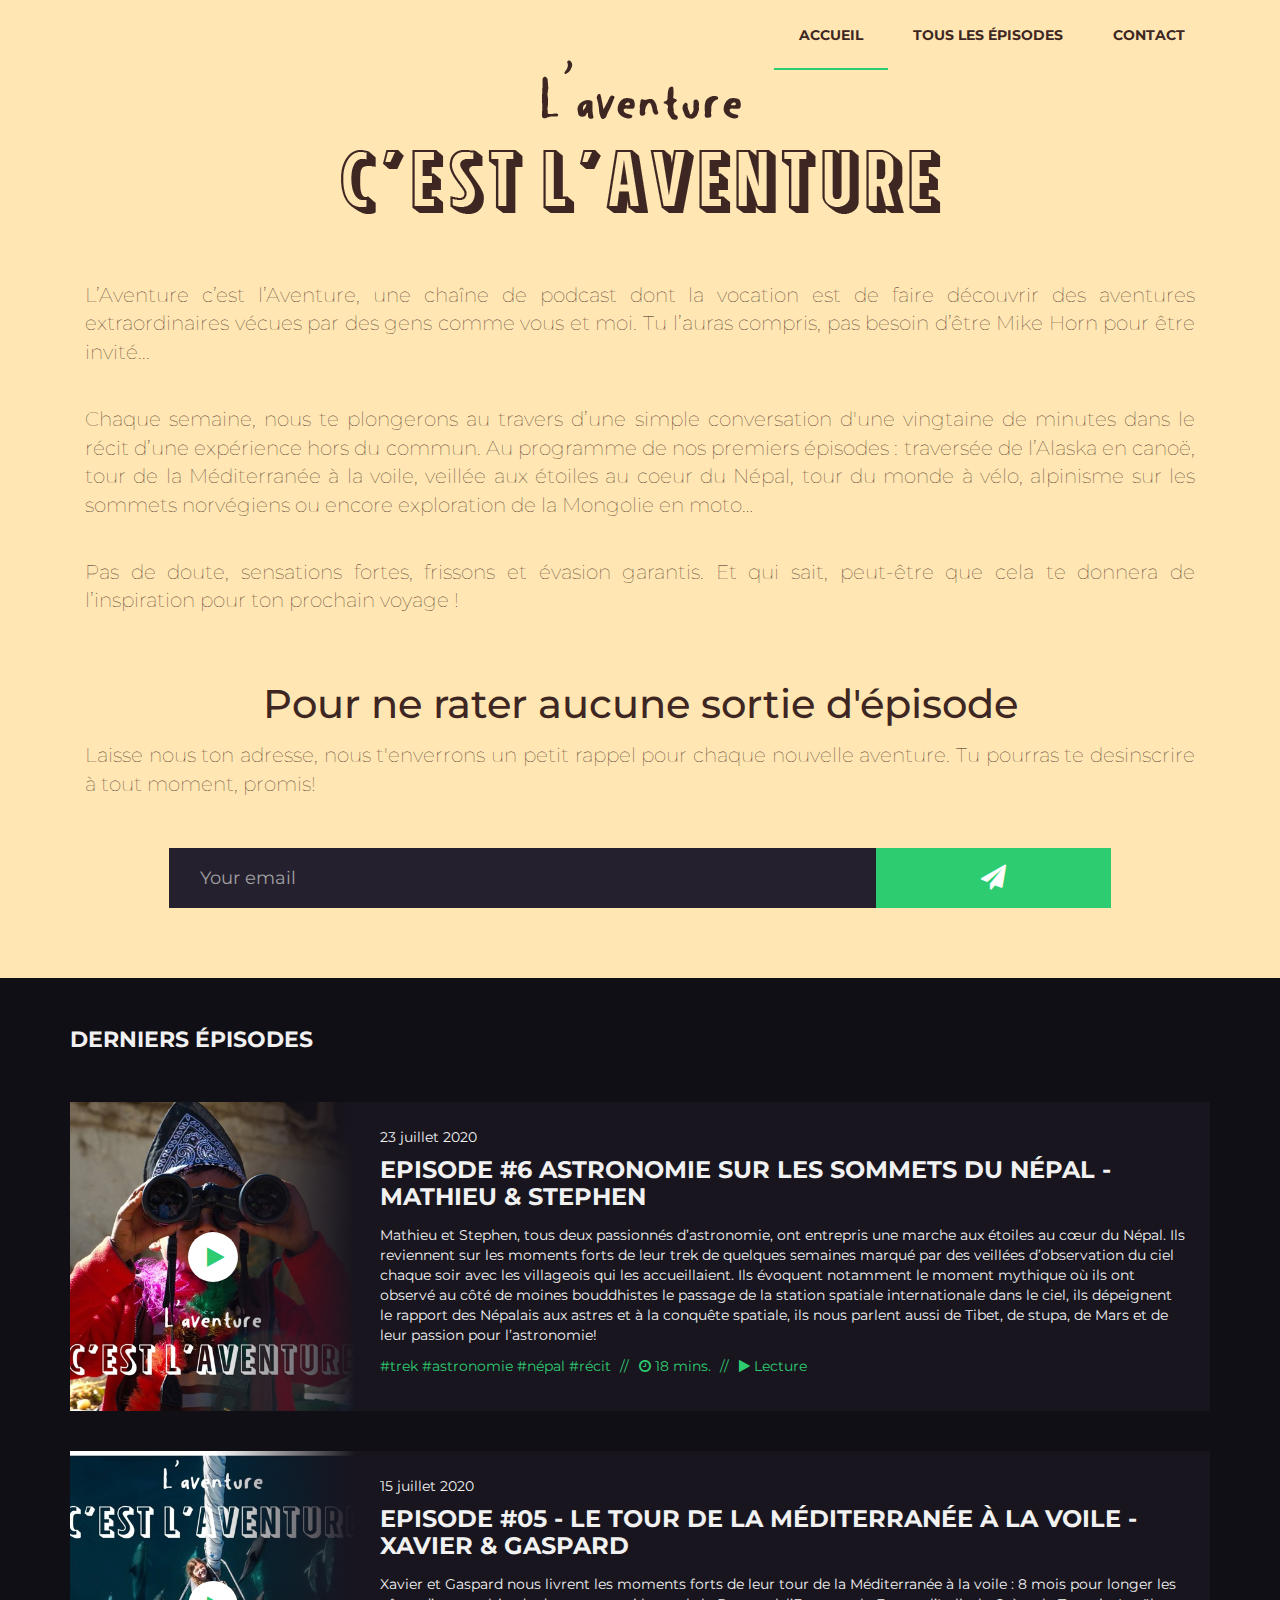
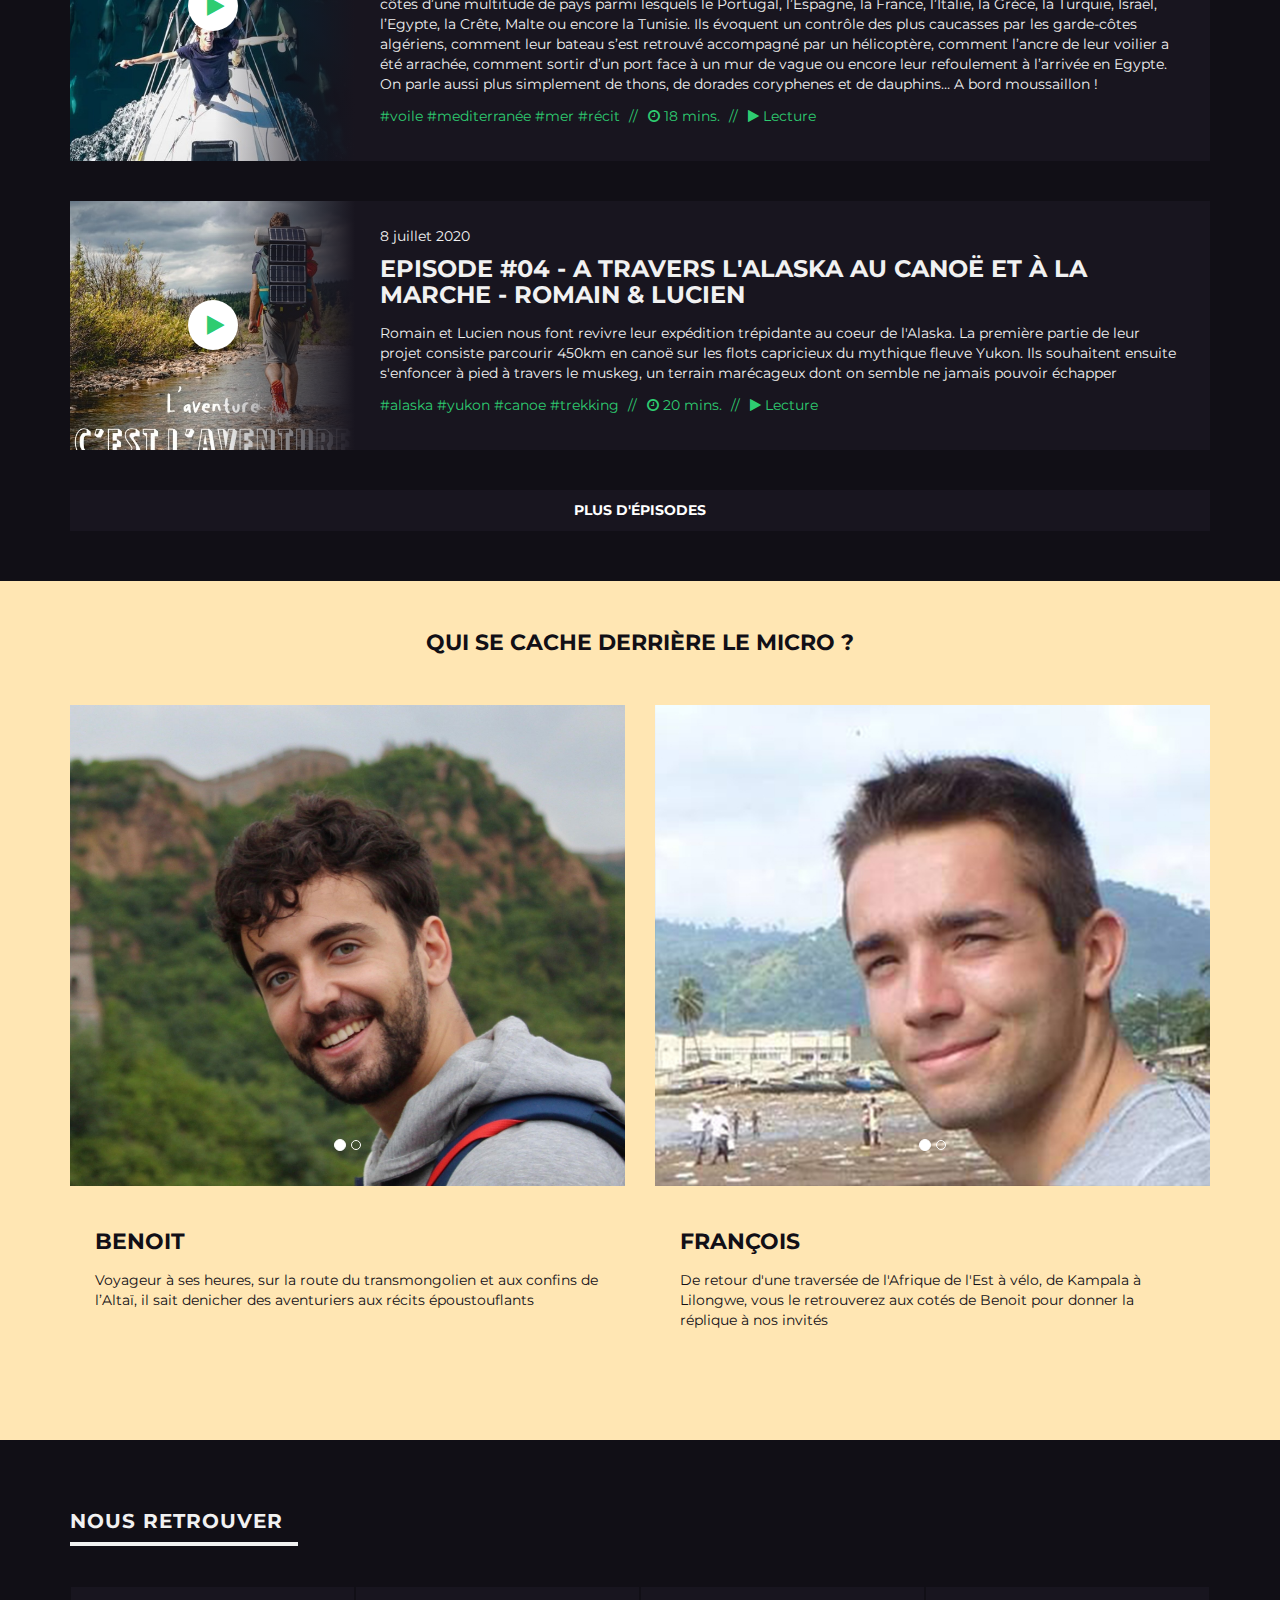
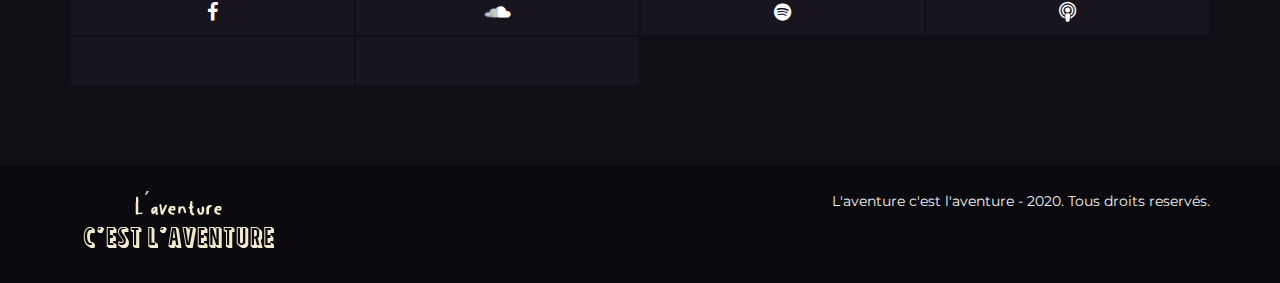
<file: index.html>
<!DOCTYPE html>
<html lang="fr">
    
    <head>

        <!-- =================================== -->
        <!--          COMPATIBILITY              -->
        <!-- =================================== -->
        
        <!--[if IE]><meta http-equiv="X-UA-Compatible" content="IE=edge"><![endif]-->
        <meta http-equiv="Content-Type" content="text/html; charset=utf-8" />   

        <!-- =================================== -->
        <!--              TITLE                  -->
        <!-- =================================== -->

        <title> Podcast L'aventure c'est l'aventure </title>

        <!-- =================================== -->
        <!--            MORDERNIZR               -->
        <!-- =================================== -->

        <script src="assets/js/modernizr.js"></script>
        
        <!-- =================================== -->
        <!--              STYLES                 -->
        <!-- =================================== -->
        
        <!-- BOOTSTRAP MIN -->
        <link rel="stylesheet" href="https://maxcdn.bootstrapcdn.com/bootstrap/3.4.1/css/bootstrap.min.css">
        <!--<link href="assets/css/bootstrap.min.css" rel="stylesheet" />-->
        
        <!-- MEDIA ELEMENT -->
        <link href="assets/css/mediaelementplayer.min.css" rel="stylesheet" />
        
        <!-- MAGNIFIC POPUP CSS -->
        <link href="assets/css/magnific-popup.css" rel="stylesheet" />
        
        <!-- THEME CSS -->
        <link href="assets/css/perso.css" rel="stylesheet" />
        <link href="assets/css/style.css" rel="stylesheet" />
        
        
        <!-- GOOGLE FONTS -->
        <link href='https://fonts.googleapis.com/css?family=Montserrat:400,700' rel='stylesheet' type='text/css'>
        <link href='https://fonts.googleapis.com/css?family=Open+Sans:400,600,700,300' rel='stylesheet' type='text/css'>
        
        <!-- FONT AWESOME -->
        <link href="//maxcdn.bootstrapcdn.com/font-awesome/4.7.0/css/font-awesome.min.css" rel="stylesheet" />
        <!-- =================================== -->
        <!--            THEME COLOR              -->
        <!-- =================================== -->
        
        <meta name="theme-color" content="#fff" />
        
        <!-- =================================== -->
        <!--            CONDITIONAL              -->
        <!-- =================================== -->
        
        <!--[if lt IE 9]>
            <script src="https://oss.maxcdn.com/html5shiv/3.7.2/html5shiv.min.js"></script>
            <script src="https://oss.maxcdn.com/respond/1.4.2/respond.min.js"></script>
        <![endif]-->

        <!-- =================================== -->
        <!--             VIEWPORT                -->
        <!-- =================================== -->

        <meta name="viewport" content="width=device-width, initial-scale=1, maximum-scale=1, shrink-to-fit=no" />

        <!-- =================================== -->
        <!--              AUTHOR                 -->
        <!-- =================================== -->

        <meta name="author" content="Francois BENOIT du REY" />
        <meta name="reply-to" content="aventure.cestlaventure@gmail.com" />
        <meta name="DC.publisher" content="fbdr" />
        <meta name="generator" content="Brackets" />

        <!-- =================================== -->
        <!--             CONTENT                 -->
        <!-- =================================== -->

        <meta name="keywords" content="podcast, aventure, récit, tour du monde, vélo, canoë, voile, randonnée, desert, astronomie, nature, sport" />
        <meta name="description" content="Une chaine de podcast pour promouvoir l'aventure" />

        <!-- =================================== -->
        <!--             ROBOTS                  -->
        <!-- =================================== -->

        <meta name="GOOGLEBOT" content="INDEX, FOLLOW" />
        <meta name="robots" content="index, follow">
        <meta name="msnbot" content="NOODP" />

        <!-- =================================== -->
        <!--             FACEBOOK                -->
        <!-- =================================== -->

        <meta property="og:locale" content="en" />
        <meta property="og:type" content="website" />
        <meta property="og:title" content="L'aventure c'est l'aventure" />
        <meta property="og:description" content="Podcast d'aventure" />
        <meta property="og:url" content="cestlaventure.com" />
        <meta property="og:site_name" content="L'aventure c'est l'aventure" />
        <meta property="og:image" content="assets/img/logo_final.png" />

        <!-- =================================== -->
        <!--              TWITTER                -->
        <!-- =================================== -->

        <meta name="twitter:card" content="summary" />
        <meta name="twitter:site" content="http://cestlaventure.com" />
        <meta name="twitter:creator" content="@laventure" />
        <meta name="twitter:title" content="Podcast l'aventure c'est l'aventure" />
        <meta name="twitter:description" content="Podcast d'aventure" />
        <meta name="twitter:domain" content="laventure.com" />
        <meta name="twitter:image" content="assets/img/logo_final.png" />

        <!-- =================================== -->
        <!--              FAVICON                -->
        <!-- =================================== -->
        
        <link rel="icon" href="assets/img/favicon.png" />
        <link rel="shortcut icon" href="assets/img/favicon.png" />

    </head>

	<body itemscope itemtype="http://schema.org/WebSite">
		
		<!-- ===== HEADER ===== -->
		<header class="header absolute" itemscope itemtype="http://schema.org/Organization">
			<div class="container">
			
				
				<!-- ===== NAVIGATION ===== -->
				<nav class="navigation">
					<!-- ===== MENU ===== -->
					<ul class="menu">
						<li class="menuitem brown active"><a href="index.html">Accueil</a></li>
						<li class="menuitem brown"><a href="podcasts.html"> Tous les épisodes </a></li>
						<li class="menuitem brown"><a href="contact.html">Contact</a></li>
					</ul>
					<!-- ===== HAMBURGUER ICON ===== -->
					<a href="#" class="btn-hamburguer-menu"><i class="fa fa-bars"></i></a>
				</nav>
				
			</div>
		</header>
		
	

		
		<!-- ===== MAIN ===== -->
		<main id="main" class="main">




			<!-- ===== NEWSLETTER ===== -->
			<section class="presentation2 text-justify">
				

					<div class="container">
						<div class="presentation2-content">
							<br>
							<br>
							<h1> 	<img src="assets/img/logo_marron.png" alt="Logo" />
	 						</h1>
	 						<br>


							<p>L’Aventure c’est l’Aventure, une chaîne de podcast dont la vocation est de faire découvrir des aventures extraordinaires vécues par des gens comme vous et moi. Tu l’auras compris, pas besoin d’être Mike Horn pour être invité... </p>
							<br>

							<p> Chaque semaine, nous te plongerons au travers d’une simple conversation d'une vingtaine de minutes dans le récit d’une expérience hors du commun. Au programme de nos premiers épisodes : traversée de l’Alaska en canoë, tour de la Méditerranée à la voile, veillée aux étoiles au coeur du Népal, tour du monde à vélo, alpinisme sur les sommets norvégiens ou encore exploration de la Mongolie en moto… </p>
							<br>

							<p>Pas de doute, sensations fortes, frissons et évasion garantis. Et qui sait, peut-être que cela te donnera de l’inspiration pour ton prochain voyage !
							</p>
							
							<br>
							<br>
						
							<!-- ===== SECTION TITLE ===== -->
							<h2>Pour ne rater aucune sortie d'épisode</h2>
							<p class="section-description"> Laisse nous ton adresse, nous t'enverrons un petit rappel pour chaque nouvelle aventure. Tu pourras te desinscrire à tout moment, promis!</p>
						</div>
					</div>
				</div>

				</section>

			<!-- ===== NEWSLETTER ===== -->
			<section class="section-positive text-center" style="background-color: #ffe6b3;">
				<div class="container" >
					
					
					<!-- ===== FORM NEWSLETTER ===== -->
					<form action="https://github.us10.list-manage.com/subscribe/post?u=4edd00227987c680be05b8ab4&amp;id=7f188674a1" method="post" id="mc-embedded-subscribe-form" name="mc-embedded-subscribe-form" class= "form-newsletter validate" target="_blank" novalidate>
						
						<fieldset class="row">
							<div class="col-md-9 nopadding">
								<input type="email" name="EMAIL" class="form-control form-negative" id="mce-EMAIL" placeholder="Your email" required />
							</div>

							<div class="col-md-3 nopadding">
								<button class="btn btn-success btn-lg btn-block" id="mc-embedded-subscribe" type="submit" ><i class="fa fa-paper-plane"></i></button>
							</div>
							<br>
							<div id="mce-responses" class="clear">
								<div class="response" id="mce-error-response" style="display:none; color:#3e2722;font-size: 20px;"></div>
								<div class="response" id="mce-success-response" style="display:none; color:#3e2722;font-size: 20px;"></div>
							</div>    <!-- real people should not fill this in and expect good things - do not remove this or risk form bot signups-->
					    	<div style="position: absolute; left: -5000px;" aria-hidden="true"><input type="text" name="b_4edd00227987c680be05b8ab4_7f188674a1" tabindex="-1" value=""></div>
    						

						</fieldset>
					</form>

				</div>




		</section>
				

				
			
			
			<!-- ===== PODCAST LIST ===== -->
			<section id="#episodes" class="section-positive">
				<div class="container">
					
					<!-- ===== SECTION TITLE ===== -->
					<h2 class="title-default"> Derniers épisodes</h2>
					
					<div class="row">

												<!-- ===== PODCAST CARD FULL ===== -->
						<div class="col-sm-12 mb-40">
							<div class="podcast-card full">
								<figure class="podcast-image"><a href="podcast-soundcloud_6.html"><img src="assets/img/cards/podcast_6.jpg" alt="Seattle" title="podcast5" /></a></figure>
								<div class="podcast-content">
									<span class="podcast-date"> 23 juillet 2020 </span>
									<h2 class="podcast-title"><a href="podcast-soundcloud_6.html">Episode #6 Astronomie sur les sommets du Népal - Mathieu & Stephen</a></h2>

									<p class="podcast-excerpt"><a href="podcast-soundcloud_6.html"> Mathieu et Stephen, tous deux passionnés d’astronomie, ont entrepris une marche aux étoiles au cœur du Népal. Ils reviennent sur les moments forts de leur trek de quelques semaines marqué par des veillées d’observation du ciel chaque soir avec les villageois qui les accueillaient. Ils évoquent notamment le moment mythique où ils ont observé au côté de moines bouddhistes le passage de la station spatiale internationale dans le ciel, ils dépeignent le rapport des Népalais aux astres et à la conquête spatiale, ils nous parlent aussi de Tibet, de stupa, de Mars et de leur passion pour l’astronomie!


									</a></p>
									<ul class="podcast-meta">
										<li class="item"><a href="#" class="podcast-tag" rel="tag">#trek #astronomie #népal #récit </a></li>
										<li class="item"><i class="fa fa-clock-o"></i> 18 mins.</li>
										<li class="item"><a href="podcast-soundcloud_6.html" class="podcast-play"><i class="fa fa-play"></i> Lecture </a></li>
									</ul>
								</div>
							</div>
						</div>

						<div class="col-sm-12 mb-40">
							<div class="podcast-card full">
								<figure class="podcast-image"><a href="podcast-soundcloud_5.html"><img src="assets/img/cards/podcast_5.jpg" alt="Seattle" title="podcast5" /></a></figure>
								<div class="podcast-content">
									<span class="podcast-date"> 15 juillet 2020 </span>
									<h2 class="podcast-title"><a href="podcast-soundcloud_5.html">Episode #05 - Le tour de la Méditerranée à la voile - Xavier & Gaspard</a></h2>

									<p class="podcast-excerpt"><a href="podcast-soundcloud_5.html"> Xavier et Gaspard nous livrent les moments forts de leur tour de la Méditerranée à la voile : 8 mois pour longer les côtes d’une multitude de pays parmi lesquels le Portugal, l’Espagne, la France, l’Italie, la Grèce, la Turquie, Israël, l’Egypte, la Crête, Malte ou encore la Tunisie. Ils évoquent un contrôle des plus caucasses par les garde-côtes algériens, comment leur bateau s’est retrouvé accompagné par un hélicoptère, comment l’ancre de leur voilier a été arrachée, comment sortir d’un port face à un mur de vague ou encore leur refoulement à l’arrivée en Egypte. On parle aussi plus simplement de thons, de dorades coryphenes et de dauphins… A bord moussaillon !


									</a></p>
									<ul class="podcast-meta">
										<li class="item"><a href="#" class="podcast-tag" rel="tag">#voile #mediterranée #mer #récit </a></li>
										<li class="item"><i class="fa fa-clock-o"></i> 18 mins.</li>
										<li class="item"><a href="podcast-soundcloud_5.html" class="podcast-play"><i class="fa fa-play"></i> Lecture </a></li>
									</ul>
								</div>
							</div>
						</div>
					

						<div class="col-sm-12 mb-40">
							<div class="podcast-card full">
								<figure class="podcast-image"><a href="podcast-soundcloud_4.html"><img src="assets/img/cards/podcast_4.jpg" alt="Seattle" title="Seattle" /></a></figure>
								<div class="podcast-content">
									<span class="podcast-date"> 8 juillet 2020 </span>
									<h2 class="podcast-title"><a href="podcast-soundcloud_4.html">Episode #04 - A travers l'Alaska au canoë et à la marche - Romain & Lucien</a></h2>

									<p class="podcast-excerpt"><a href="podcast-soundcloud_4.html"> Romain et Lucien nous font revivre leur expédition trépidante au coeur de l'Alaska. La première partie de leur projet consiste parcourir 450km en canoë sur les flots capricieux du mythique fleuve Yukon. Ils souhaitent ensuite s'enfoncer à pied à travers le muskeg, un terrain marécageux dont on semble ne jamais pouvoir échapper
									</a></p>
									<ul class="podcast-meta">
										<li class="item"><a href="#" class="podcast-tag" rel="tag">#alaska #yukon #canoe #trekking </a></li>
										<li class="item"><i class="fa fa-clock-o"></i> 20 mins.</li>
										<li class="item"><a href="podcast-soundcloud_4.html" class="podcast-play"><i class="fa fa-play"></i> Lecture </a></li>
									</ul>
								</div>
							</div>
						</div>
					
						


						
						
						
						<!-- ===== CHECK MORE ===== -->
						<div class="col-sm-12 mb-50">
							<a href="podcasts.html" class="btn btn-primary btn-block btn-lg">Plus d'épisodes</a>
						</div>
						
					</div>
					
				</div>
			</section>


			
			<!-- ===== ABOUT US ===== -->
			<section id="about-us" class="section-negative" style="background-color: #ffe6b3;">
				<div class="container">
					
					<!-- ===== SECTION TITLE ===== -->
					<h2 class="title-default text-center"> Qui se cache derrière le micro ?</h2>
					
					<div class="row mb-30">
						
						<!-- ===== TEAM CARD ===== -->
						<div class="col-lg-6 col-lg-offset-0 col-md-8 col-md-offset-2 col-sm-12 mb-40">
							<div class="team-card" >

								<figure class="team-card-image">
								  <div id="myCarousel" class="carousel slide" data-ride="carousel">
								    <!-- Indicators -->
								    <ol class="carousel-indicators">
								      <li data-target="#myCarousel" data-slide-to="0" class="active"></li>
								      <li data-target="#myCarousel" data-slide-to="1"></li>
								    
								    </ol>

								    <!-- Wrapper for slides -->
								    <div class="carousel-inner">
								      <div class="item active">
								        <img src="assets/img/team/team-1.jpg" alt="Francois 1" style="width:100%;">
								      </div>

								      <div class="item">
								        <img src="assets/img/team/team-1_bis.jpg" alt="Francois 2" style="width:100%;">
								      </div>
								    

								  	</div>

								</figure>

								<div class="team-card-content">
									<h2 class="team-card-title"> Benoit</h2>
									<p class="team-card-job"> <!--Shaman des steppes--></p>
									<p class="team-card-description"> Voyageur à ses heures, sur la route du transmongolien et aux confins de l’Altaï, il sait denicher des aventuriers aux récits époustouflants</p>
								</div>
							</div>
						</div>


						
						<!-- ===== TEAM CARD ===== -->
						<div class="col-lg-6 col-lg-offset-0 col-md-8 col-md-offset-2 col-sm-12 mb-40">
							<div class="team-card" >
								<figure class="team-card-image">
									
								  <div id="myCarousel" class="carousel slide" data-ride="carousel">
								    <!-- Indicators -->
								    <ol class="carousel-indicators">
								      <li data-target="#myCarousel" data-slide-to="0" class="active"></li>
								      <li data-target="#myCarousel" data-slide-to="1"></li>
								    </ol>

								    <!-- Wrapper for slides -->
								    <div class="carousel-inner">
								      <div class="item active">
								        <img src="assets/img/team/team-2.jpg" alt="Francois 1" style="width:100%;">
								      </div>

								      <div class="item">
								        <img src="assets/img/team/team-2_bis.jpg" alt="Francois 2" style="width:100%;">
								      </div>
								  	</div>
								</figure>
								<div class="team-card-content">
									<h2 class="team-card-title">François</h2>
									<p class="team-card-job"> <!-- Grand marabout --></p>
									<p class="team-card-description"> De retour d'une traversée de l'Afrique de l'Est à vélo, de Kampala à Lilongwe, vous le retrouverez aux cotés de Benoit pour donner la réplique à nos invités </p>
								</div>
							</div>
						</div>
						
					</div>
					
				</div>
			</section>
			

			

		</main>
		 <!-- ===== FOOTER ===== -->
            <footer class="footer">
                
                <!-- ===== FOOTER CONTENT INFORMATION ===== -->
                <section class="section-positive">
                    <div class="container">
                        
                        <div class="row mt-70 mb-30">
                            


                            
                            <!-- ===== SOCIAL CONNECTION ===== -->
                            <div class="col-sm-12 mb-40">
                                <h2 class="title-separator white">Nous retrouver</h2>
                                <ul class="social-list">
                                    <li class="social-item"><a href="#https://www.facebook.com/LAventure-cest-lAventure-106330647807188/" target="_blank"><i class="fa fa-facebook"></i></a></li>
                                    <li class="social-item"><a href="https://soundcloud.com/aventure_aventure" target="_blank"><i class="fa fa-soundcloud"></i></a></li>
                                    <li class="social-item"><a href="https://open.spotify.com/show/6gOGLtuoF8h509oFO4SFCg?si=bWhKesQoR7axYhCfzrCgKg" target="_blank"><i class="fa fa-spotify"></i></a></li>
                                    <li class="social-item"><a href="https://podcasts.apple.com/fr/podcast/laventure-cest-laventure/id1521160400 " target="_blank"><i class="fa fa-podcast"></i></a></li>
                                    <li class="social-item"><a href="https://www.deezer.com/fr/show/1431362" target="_blank"><i class="fa fa-drafting-compass"></i></a></li>
                                    <li class="social-item"><a href="https://castbox.fm/channel/L'Aventure-c'est-l'aventure-id3051780?country=fr " target="_blank"><i class="fa fa-drafting-compass"></i></a></li>
                                    
                                </ul>
                            </div>
                            
                        </div>
                        
                    </div>
                </section>
                
                <!-- ===== FOOTER INFORMATION ===== -->
                <section class="footer-credits">
                    <div class="container">
                        
                        <div class="row">
                            
                            <!-- ===== CREDIT LOGO ===== -->
                            <div class="col-sm-6 footer-logo">
                                <h2><a href="index.html"><img src="assets/img/logo.png" alt="logo aventure" title="L'aventure c'est l'aventure" /></a></h2>
                            </div>
                            
                            <!-- ===== CREDIT LOGO ===== -->
                            <div class="col-sm-6 text-right">
                                L'aventure c'est l'aventure - 2020. Tous droits reservés.
                            </div>
                            
                        </div>
                        
                    </div>
                </section>
                
            </footer>
            
            <!-- =================================== -->
            <!--              SCRIPTS                -->
            <!-- =================================== -->
            
            <!-- JQUERY -->
            <script src="assets/js/jquery-1.11.min.js"></script>
            
            <!-- BOOTSTRAP JS -->
            <script src="assets/js/bootstrap.min.js"></script>
            
            <!-- MEDIA ELEMENT -->
            <script src="assets/js/mediaelement-and-player.min.js"></script>
            
            <!-- MAGNIFIC POPUP -->
            <script src="assets/js/magnific-popup.min.js"></script>
            
            <!-- FORM VALIDATE -->
            <script src="assets/js/validate.min.js"></script>
            
            <!-- PLACEHOLDER FOR IE -->
            <script src="assets/js/placeholder.min.js"></script>
            
            <!-- THEME JS -->
            <script src="assets/js/main.js"></script>

  			<script src="https://maxcdn.bootstrapcdn.com/bootstrap/3.4.1/js/bootstrap.min.js"></script>

            <script type='text/javascript' src='//s3.amazonaws.com/downloads.mailchimp.com/js/mc-validate.js'></script><script type='text/javascript'>(function($) {window.fnames = new Array(); window.ftypes = new Array();fnames[0]='EMAIL';ftypes[0]='email';fnames[1]='FNAME';ftypes[1]='text';fnames[2]='LNAME';ftypes[2]='text';fnames[3]='ADDRESS';ftypes[3]='address';fnames[4]='PHONE';ftypes[4]='phone';fnames[5]='BIRTHDAY';ftypes[5]='birthday';}(jQuery));var $mcj = jQuery.noConflict(true);</script>

        </body>

    </html>
</file>
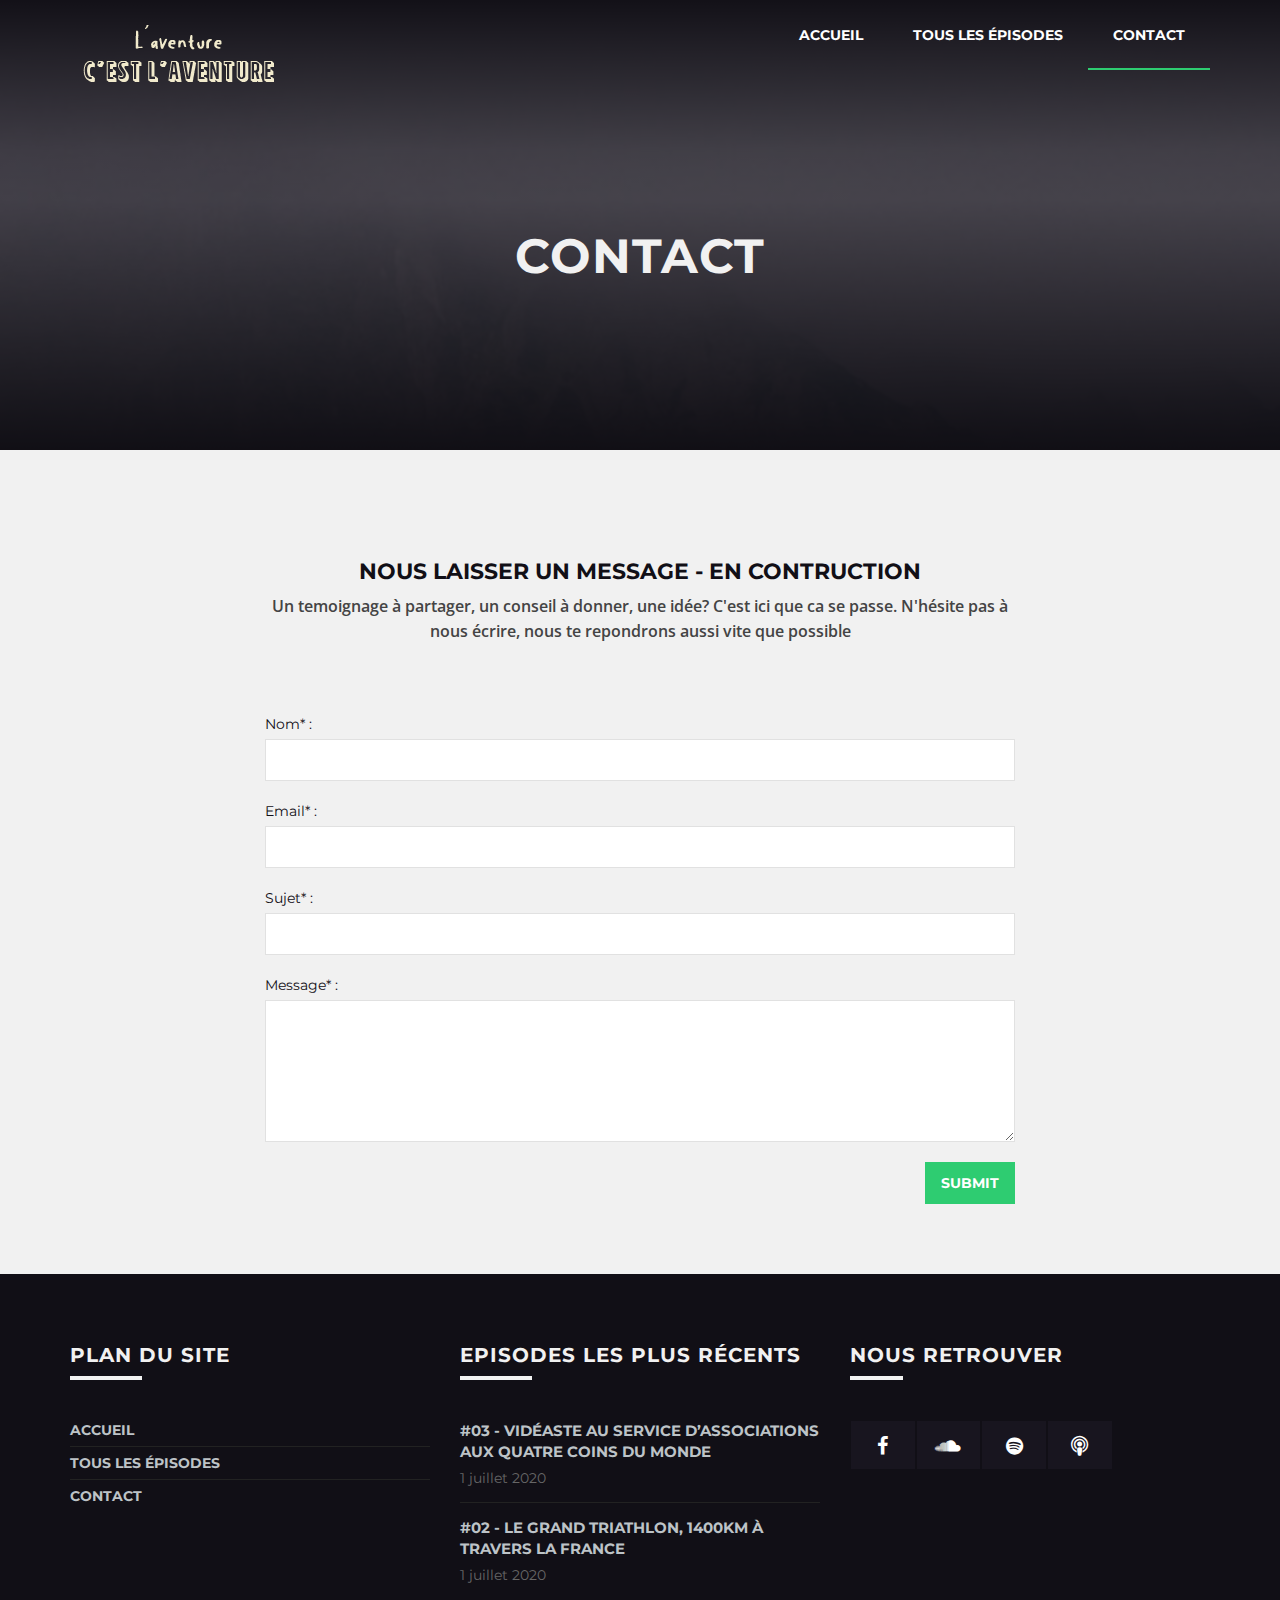
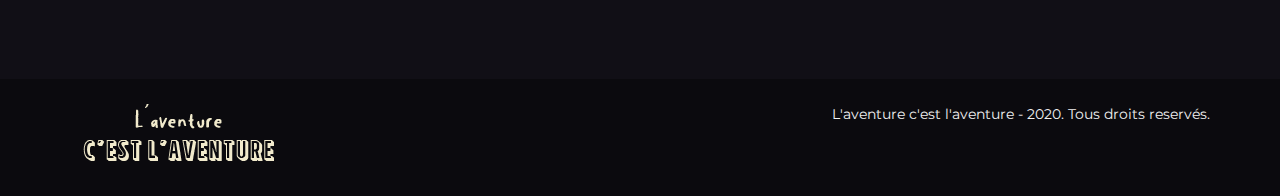
<file: contact.html>
<!DOCTYPE html>
<html lang="en">
	
	<head>

		<!-- =================================== -->
		<!-- 		  COMPATIBILITY 			 -->
		<!-- =================================== -->
		
		<!--[if IE]><meta http-equiv="X-UA-Compatible" content="IE=edge"><![endif]-->
		<meta http-equiv="Content-Type" content="text/html; charset=utf-8" />	

		<!-- =================================== -->
		<!-- 			  TITLE 			 	 -->
		<!-- =================================== -->

		<title>C'est l'aventure - Nous contacter</title>

		<!-- =================================== -->
		<!-- 			MORDERNIZR 			 	 -->
		<!-- =================================== -->

		<script src="assets/js/modernizr.js"></script>
		
		<!-- =================================== -->
		<!-- 			  STYLES 				 -->
		<!-- =================================== -->
		
		<!-- BOOTSTRAP MIN -->
		<link href="assets/css/bootstrap.min.css" rel="stylesheet" />
		
		<!-- MEDIA ELEMENT -->
		<link href="assets/css/mediaelementplayer.min.css" rel="stylesheet" />
		
		<!-- MAGNIFIC POPUP CSS -->
		<link href="assets/css/magnific-popup.css" rel="stylesheet" />
		
		<!-- THEME CSS -->
		<link href="assets/css/style.css" rel="stylesheet" />
		
		<!-- GOOGLE FONTS -->
		<link href='https://fonts.googleapis.com/css?family=Montserrat:400,700' rel='stylesheet' type='text/css'>
		<link href='https://fonts.googleapis.com/css?family=Open+Sans:400,600,700,300' rel='stylesheet' type='text/css'>
		
		<!-- FONT AWESOME -->
		<link href="//maxcdn.bootstrapcdn.com/font-awesome/4.5.0/css/font-awesome.min.css" rel="stylesheet" />
		
		<!-- =================================== -->
		<!-- 		 	THEME COLOR 			 -->
		<!-- =================================== -->
		
		<meta name="theme-color" content="#fff" />
		
		<!-- =================================== -->
		<!-- 			CONDITIONAL 			 -->
		<!-- =================================== -->
		
		<!--[if lt IE 9]>
			<script src="https://oss.maxcdn.com/html5shiv/3.7.2/html5shiv.min.js"></script>
			<script src="https://oss.maxcdn.com/respond/1.4.2/respond.min.js"></script>
		<![endif]-->

		<!-- =================================== -->
		<!-- 			 VIEWPORT 				 -->
		<!-- =================================== -->

		<meta name="viewport" content="width=device-width, initial-scale=1, maximum-scale=1, shrink-to-fit=no" />

		<!-- =================================== -->
		<!-- 			  AUTHOR 				 -->
		<!-- =================================== -->

		<meta name="author" content="reidark" />
		<meta name="reply-to" content="support@reidark.com.br" />
		<meta name="DC.publisher" content="reidark" />
		<meta name="generator" content="Brackets" />

		<!-- =================================== -->
		<!-- 			 CONTENT 				 -->
		<!-- =================================== -->

		<meta name="keywords" content="soundcast, html5 template, creative template, themeforest, podcast template, podcast theme" />
		<meta name="description" content="A clean, lightweight and responsive podcast theme." />

		<!-- =================================== -->
		<!-- 			 ROBOTS 				 -->
		<!-- =================================== -->

		<meta name="GOOGLEBOT" content="INDEX, FOLLOW" />
		<meta name="robots" content="index, follow">
		<meta name="msnbot" content="NOODP" />

		<!-- =================================== -->
		<!-- 			 FACEBOOK 				 -->
		<!-- =================================== -->

		<meta property="og:locale" content="en" />
		<meta property="og:type" content="website" />
		<meta property="og:title" content="Soundcast" />
		<meta property="og:description" content="Podcast Responsive Theme" />
		<meta property="og:url" content="http://www.reidark.com.br/soundcast" />
		<meta property="og:site_name" content="Soundcast" />
		<meta property="og:image" content="http://www.reidark.com.br/soundcast/assets/img/facebook-og.jpg" />

		<!-- =================================== -->
		<!-- 			  TWITTER 				 -->
		<!-- =================================== -->

		<meta name="twitter:card" content="summary" />
		<meta name="twitter:site" content="http://www.reidark.com.br/soundcast" />
		<meta name="twitter:creator" content="@reidarking" />
		<meta name="twitter:title" content="Soundcast" />
		<meta name="twitter:description" content="Podcast Responsive Theme" />
		<meta name="twitter:domain" content="reidark" />
		<meta name="twitter:image" content="http://www.reidark.com.br/soundcast/assets/img/twitter-og.jpg" />

		<!-- =================================== -->
		<!-- 			  FAVICON 				 -->
		<!-- =================================== -->
		
		<link rel="icon" href="assets/img/favicon.png" />
		<link rel="shortcut icon" href="assets/img/favicon.png" />

	</head>

	<body itemscope itemtype="http://schema.org/WebSite">
		
		<!-- ===== HEADER ===== -->
		<header class="header absolute" itemscope itemtype="http://schema.org/Organization">
			<div class="container">
			
				<!-- ===== LOGO ===== -->
				<h1 class="logo"><a href="index.html"><img itemprop="logo" src="assets/img/logo.png" alt="L'aventure c'est l'aventure" title="L'aventure" /></a></h1>
				
				<!-- ===== NAVIGATION ===== -->
				<nav class="navigation">
					<!-- ===== MENU ===== -->
					<ul class="menu">
						<li class="menuitem"><a href="index.html">Accueil</a></li>
						<li class="menuitem"><a href="podcasts.html">Tous les épisodes</a></li>
						<li class="menuitem active"><a href="contact.html">Contact</a></li>
					</ul>
					<!-- ===== HAMBURGUER ICON ===== -->
					<a href="#" class="btn-hamburguer-menu"><i class="fa fa-bars"></i></a>
				</nav>
				
			</div>
		</header>
		
		<!-- ===== MAIN ===== -->
		<main id="main" class="main">
		
			<!-- ===== PAGE HEADER ===== -->
			<header class="page-header" style="background-image: url(assets/img/single-background.jpg)">
				<div class="page-header-inner">
					<div class="container">


						<!-- ===== PAGE HEADER CONTENT ===== -->
						<div class="page-header-content text-center">
							<h2>Contact</h2>
						</div>

					</div>
				</div>
			</header>
			
			<!-- ===== SECTION ===== -->
			<section class="section-negative">
				<div class="container">
					
					<!-- ===== PAGE CONTENT ===== -->
					<div class="page-content mt-60">
					
						<!-- ===== PAGE TITLE & DESCRIPTION ===== -->
						<div class="row">
							<div class="col-md-8 col-md-offset-2 text-center">
								<h2 class="title-default mb-10">Nous laisser un message - en contruction</h2>
								<p class="page-description mb-70"> Un temoignage à partager, un conseil à donner, une idée? C'est ici que ca se passe. N'hésite pas à nous écrire, nous te repondrons aussi vite que possible</p>
							</div>
						</div>
						
						<!-- ===== FORM CONTACT ===== -->
						<div class="row">
							<div class="col-md-8 col-md-offset-2"> <!-- "php/contact.php" -->
								<form action="https://formspree.io/laventure.cestlaventure@gmail.com" method="POST" id="form-contact" class="form-contact form-validate">
									<fieldset>
										<div class="mb-20">
											<label for="name" class="label-control">Nom* :</label>
											<input type="text" name="name" class="form-control" id="name" required />
										</div>
										<div class="mb-20">
											<label for="email" class="label-control">Email* :</label>
											<input type="email" name="email" class="form-control" id="email" required />
										</div>
										<div class="mb-20">
											<label for="subject" class="label-control">Sujet* :</label>
											<input type="text" name="subject" class="form-control" id="subject" required />
										</div>
										<div class="mb-20">
											<label for="message" class="label-control">Message* :</label>
											<textarea name="message" id="message" rows="6" class="form-control" required></textarea>
										</div>
										<div class="mb-20 text-right">
											<input type="submit" class="btn btn-success btn-lg" value="Submit" />
										</div>
										<div class="form-callback success">
											<p> Excellent! Merci pour ton message</p>
										</div>
										<div class="form-callback error">
											<p> Erreur! Il se passe quelque chose de bizarre</p>
										</div>
									</fieldset>
								</form>
							</div>
						</div>
					</div>
					
				</div>
			</section>
			
		
		<!-- ===== FOOTER ===== -->
		<footer class="footer">
			
			<!-- ===== FOOTER CONTENT INFORMATION ===== -->
			<section class="section-positive">
				<div class="container">
					
					<div class="row mt-70 mb-30">
						
						<!-- ===== SITEMAP ===== -->
						<div class="col-sm-4 mb-40">
							<h2 class="title-separator white">Plan du site</h2>
							<ul class="footer-list">
								<li><a href="index.html">Accueil</a></li>
								<li><a href="podcasts.html">Tous les épisodes</a></li>
								<li><a href="contact.html">Contact</a></li>
							</ul>
						</div>
						
						<!-- ===== PODCASTS EPISODES ===== -->
						<div class="col-sm-4 mb-40">
							<h2 class="title-separator white"> Episodes les plus récents</h2>
							<ul class="footer-complement">
								<li>
									<a href="podcast.html">#03 - Vidéaste au service d’associations aux quatre coins du monde</a>
									<span>1 juillet 2020</span>
								</li>
								<li>
									<a href="podcast-soundcloud.html">#02 - Le Grand Triathlon, 1400km à travers la France</a>
									<span>1 juillet 2020</span>
								</li>
							</ul>
						</div>
						

						
						<!-- ===== SOCIAL CONNECTION ===== -->
						<div class="col-sm-3 mb-40">
							<h2 class="title-separator white">Nous retrouver</h2>
							<ul class="social-list">
								<li class="social-item"><a href="#https://www.facebook.com/LAventure-cest-lAventure-106330647807188/" target="_blank"><i class="fa fa-facebook"></i></a></li>
								<li class="social-item"><a href="https://soundcloud.com/aventure_aventure" target="_blank"><i class="fa fa-soundcloud"></i></a></li>
								<li class="social-item"><a href="#" target="_blank"><i class="fa fa-spotify"></i></a></li>
								<li class="social-item"><a href="#" target="_blank"><i class="fa fa-podcast"></i></a></li>
							</ul>
						</div>
						
					</div>
					
				</div>
			</section>
			
			<!-- ===== FOOTER INFORMATION ===== -->
			<section class="footer-credits">
				<div class="container">
					
					<div class="row">
						
						<!-- ===== CREDIT LOGO ===== -->
						<div class="col-sm-6 footer-logo">
							<h2><a href="index.html"><img src="assets/img/logo.png" alt="Soudcast - Podcast Responsive Theme" title="Soundcast - Podcast Responsive Theme" /></a></h2>
						</div>
						
						<!-- ===== CREDIT LOGO ===== -->
						<div class="col-sm-6 text-right">
							L'aventure c'est l'aventure - 2020. Tous droits reservés.
						</div>
						
					</div>
					
				</div>
			</section>
			
		</footer>
		
		<!-- =================================== -->
		<!-- 			  SCRIPTS 				 -->
		<!-- =================================== -->
		
		<!-- JQUERY -->
		<script src="assets/js/jquery-1.11.min.js"></script>
		
		<!-- BOOTSTRAP JS -->
		<script src="assets/js/bootstrap.min.js"></script>
		
		<!-- MEDIA ELEMENT -->
		<script src="assets/js/mediaelement-and-player.min.js"></script>
		
		<!-- MAGNIFIC POPUP -->
		<script src="assets/js/magnific-popup.min.js"></script>
		
		<!-- FORM VALIDATE -->
		<script src="assets/js/validate.min.js"></script>
		
		<!-- PLACEHOLDER FOR IE -->
		<script src="assets/js/placeholder.min.js"></script>
		
		<!-- THEME JS -->
		<script src="assets/js/main.js"></script>

	</body>

</html>
</file>
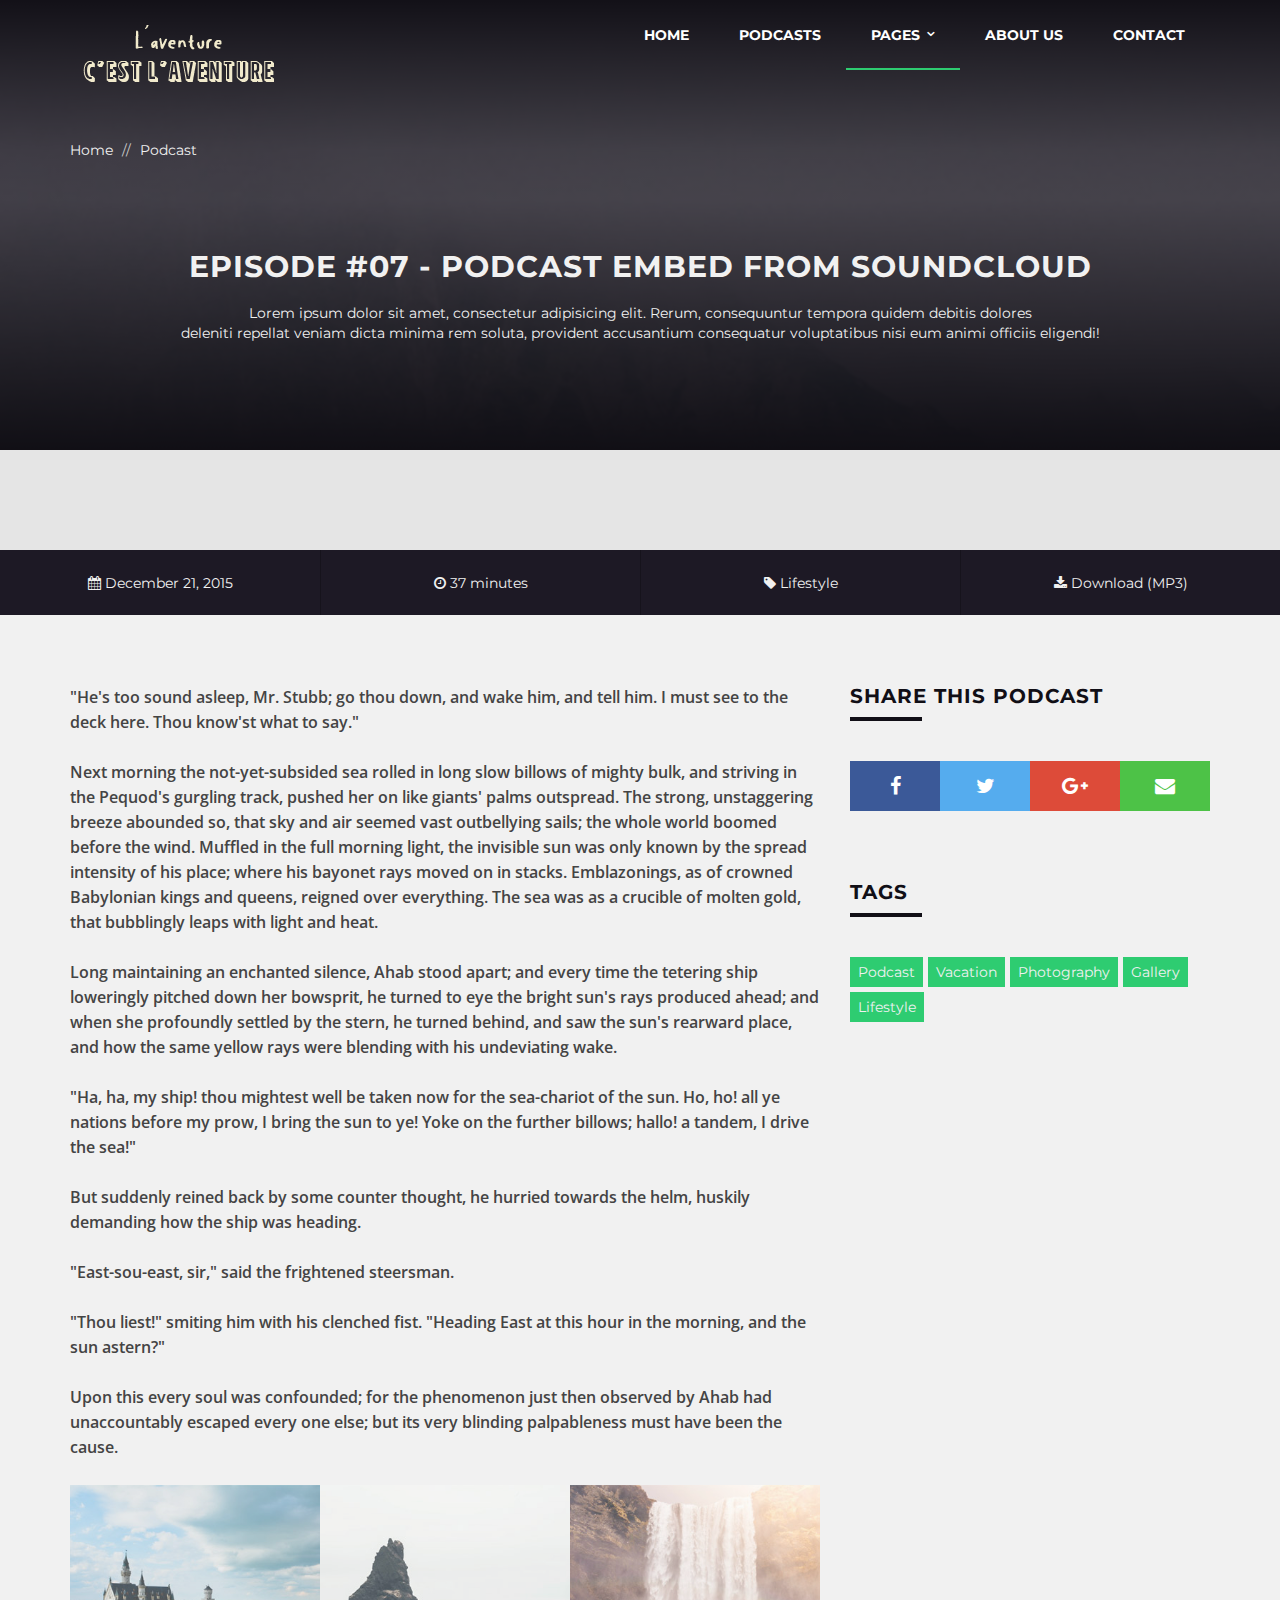
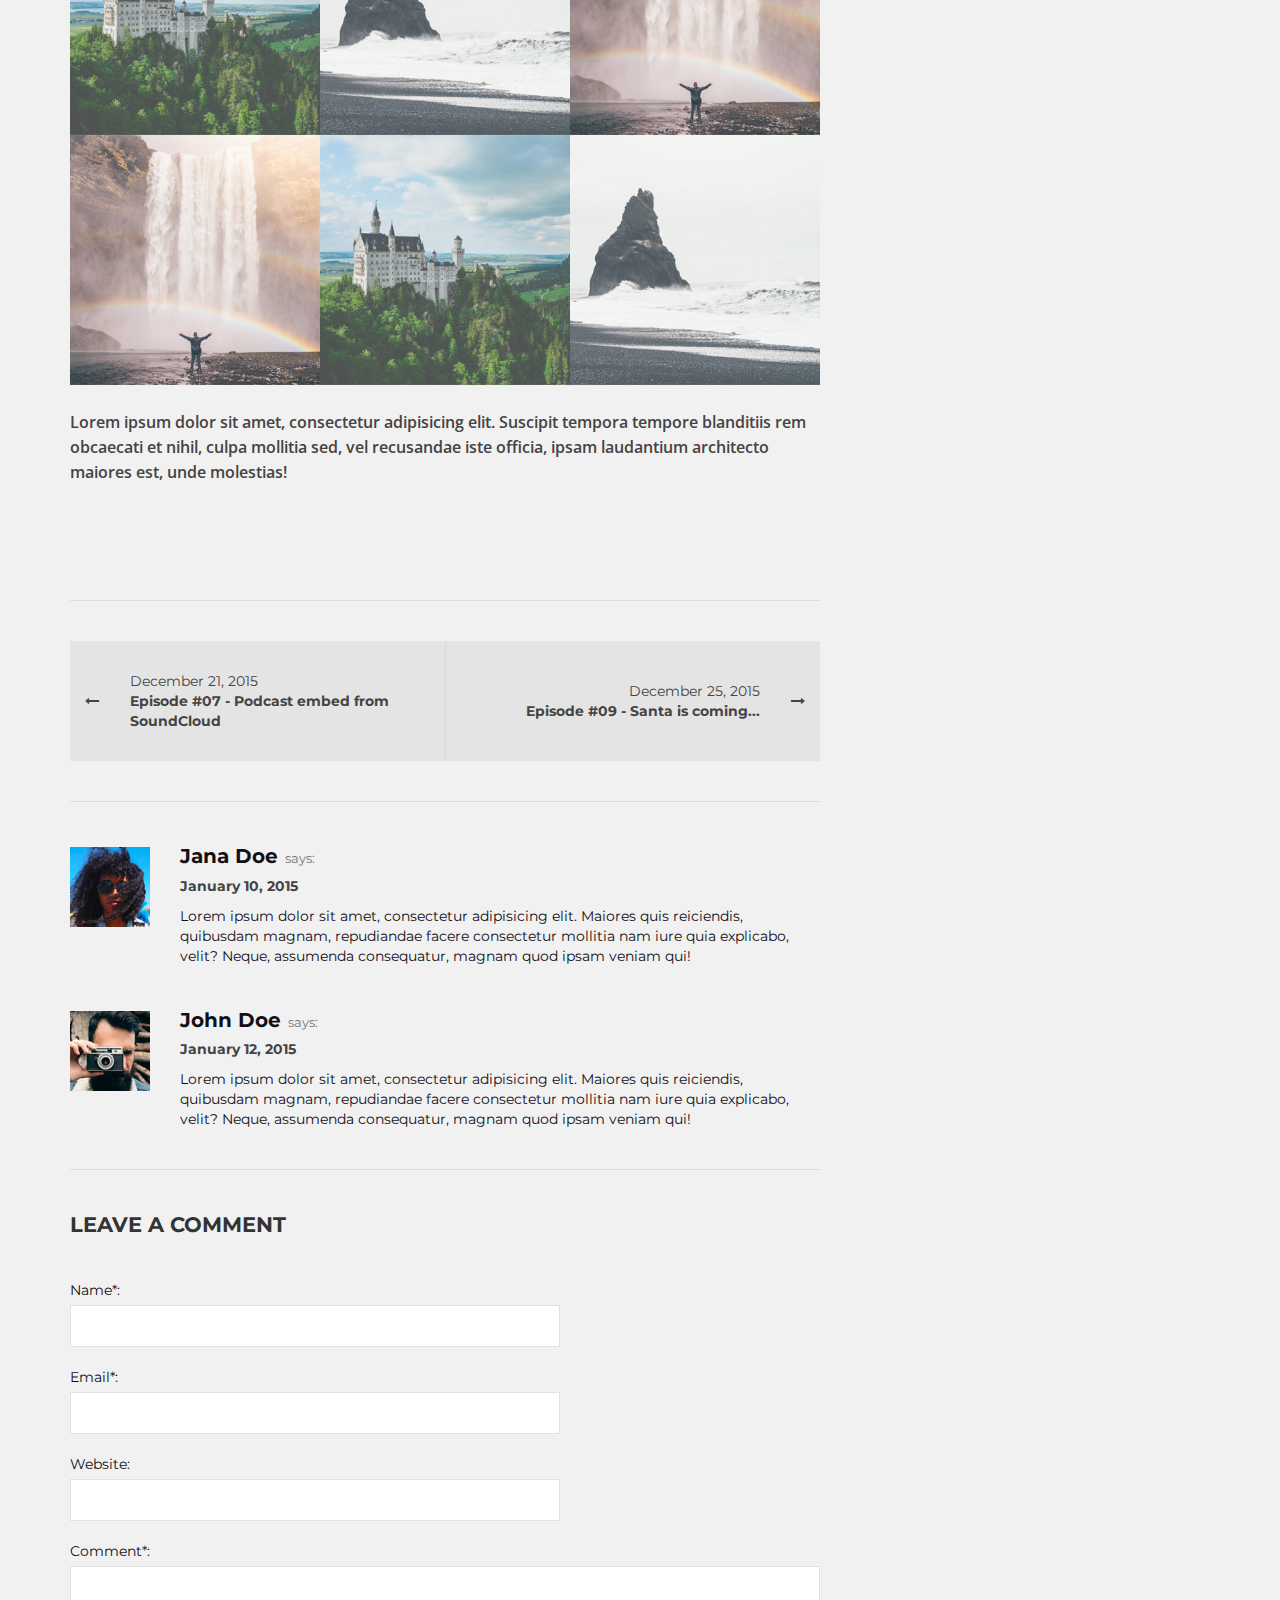
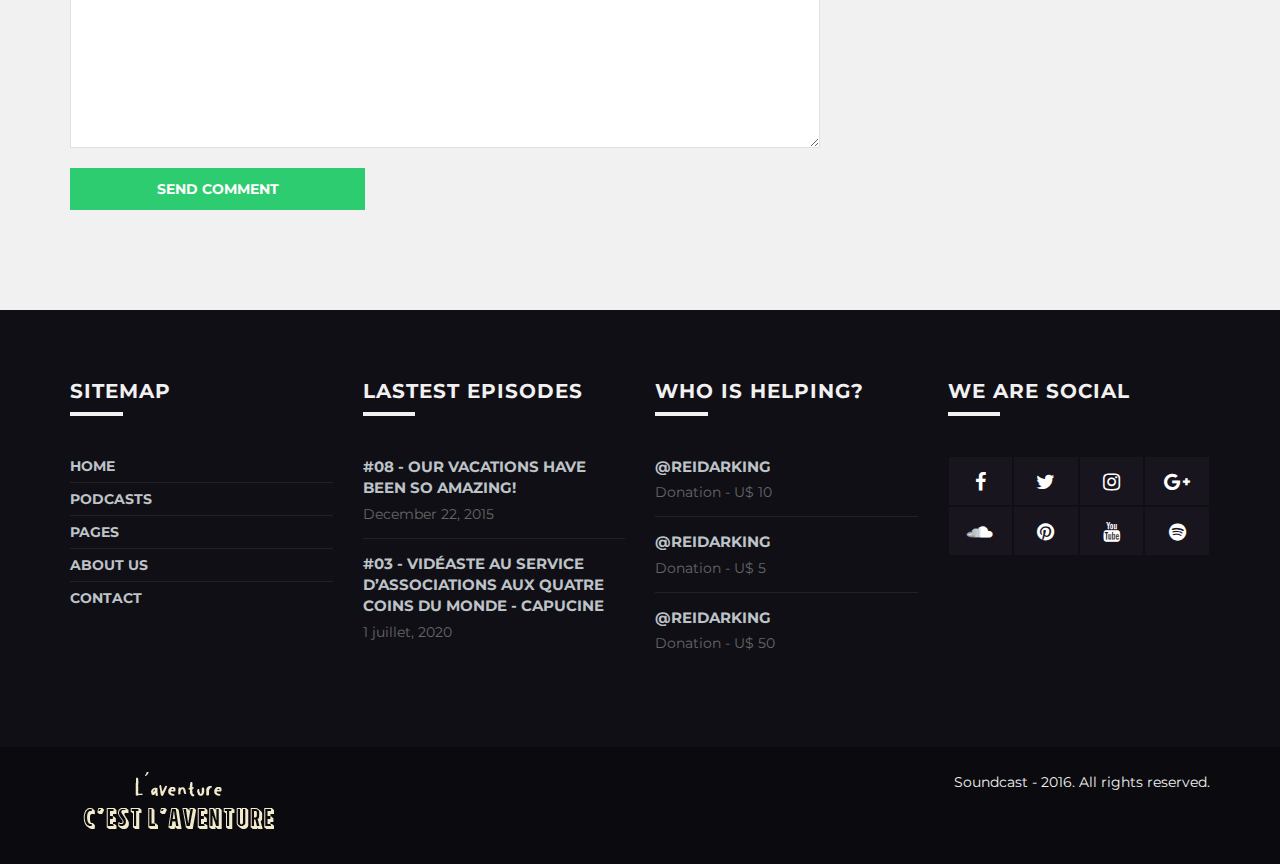
<file: podcast-soundcloud.html>
<!DOCTYPE html>
<html lang="en">
	
	<head>

		<!-- =================================== -->
		<!-- 		  COMPATIBILITY 			 -->
		<!-- =================================== -->
		
		<!--[if IE]><meta http-equiv="X-UA-Compatible" content="IE=edge"><![endif]-->
		<meta http-equiv="Content-Type" content="text/html; charset=utf-8" />	

		<!-- =================================== -->
		<!-- 			  TITLE 			 	 -->
		<!-- =================================== -->

		<title> L'aventure c'est l'aventure - E3</title>

		<!-- =================================== -->
		<!-- 			MORDERNIZR 			 	 -->
		<!-- =================================== -->

		<script src="assets/js/modernizr.js"></script>
		
		<!-- =================================== -->
		<!-- 			  STYLES 				 -->
		<!-- =================================== -->
		
		<!-- BOOTSTRAP MIN -->
		<link href="assets/css/bootstrap.min.css" rel="stylesheet" />
		
		<!-- MEDIA ELEMENT -->
		<link href="assets/css/mediaelementplayer.min.css" rel="stylesheet" />
		
		<!-- MAGNIFIC POPUP CSS -->
		<link href="assets/css/magnific-popup.css" rel="stylesheet" />
		
		<!-- THEME CSS -->
		<link href="assets/css/style.css" rel="stylesheet" />
		
		<!-- GOOGLE FONTS -->
		<link href='https://fonts.googleapis.com/css?family=Montserrat:400,700' rel='stylesheet' type='text/css'>
		<link href='https://fonts.googleapis.com/css?family=Open+Sans:400,600,700,300' rel='stylesheet' type='text/css'>
		
		<!-- FONT AWESOME -->
		<link href="//maxcdn.bootstrapcdn.com/font-awesome/4.5.0/css/font-awesome.min.css" rel="stylesheet" />
		
		<!-- =================================== -->
		<!-- 		 	THEME COLOR 			 -->
		<!-- =================================== -->
		
		<meta name="theme-color" content="#fff" />
		
		<!-- =================================== -->
		<!-- 			CONDITIONAL 			 -->
		<!-- =================================== -->
		
		<!--[if lt IE 9]>
			<script src="https://oss.maxcdn.com/html5shiv/3.7.2/html5shiv.min.js"></script>
			<script src="https://oss.maxcdn.com/respond/1.4.2/respond.min.js"></script>
		<![endif]-->

		<!-- =================================== -->
		<!-- 			 VIEWPORT 				 -->
		<!-- =================================== -->

		<meta name="viewport" content="width=device-width, initial-scale=1, maximum-scale=1, shrink-to-fit=no" />

		<!-- =================================== -->
		<!-- 			  AUTHOR 				 -->
		<!-- =================================== -->

		<meta name="author" content="reidark" />
		<meta name="reply-to" content="support@reidark.com.br" />
		<meta name="DC.publisher" content="reidark" />
		<meta name="generator" content="Brackets" />

		<!-- =================================== -->
		<!-- 			 CONTENT 				 -->
		<!-- =================================== -->

		<meta name="keywords" content="soundcast, html5 template, creative template, themeforest, podcast template, podcast theme" />
		<meta name="description" content="A clean, lightweight and responsive podcast theme." />

		<!-- =================================== -->
		<!-- 			 ROBOTS 				 -->
		<!-- =================================== -->

		<meta name="GOOGLEBOT" content="INDEX, FOLLOW" />
		<meta name="robots" content="index, follow">
		<meta name="msnbot" content="NOODP" />

		<!-- =================================== -->
		<!-- 			 FACEBOOK 				 -->
		<!-- =================================== -->

		<meta property="og:locale" content="en" />
		<meta property="og:type" content="website" />
		<meta property="og:title" content="Soundcast" />
		<meta property="og:description" content="Podcast Responsive Theme" />
		<meta property="og:url" content="http://www.reidark.com.br/soundcast" />
		<meta property="og:site_name" content="Soundcast" />
		<meta property="og:image" content="http://www.reidark.com.br/soundcast/assets/img/facebook-og.jpg" />

		<!-- =================================== -->
		<!-- 			  TWITTER 				 -->
		<!-- =================================== -->

		<meta name="twitter:card" content="summary" />
		<meta name="twitter:site" content="http://www.reidark.com.br/soundcast" />
		<meta name="twitter:creator" content="@reidarking" />
		<meta name="twitter:title" content="Soundcast" />
		<meta name="twitter:description" content="Podcast Responsive Theme" />
		<meta name="twitter:domain" content="reidark" />
		<meta name="twitter:image" content="http://www.reidark.com.br/soundcast/assets/img/twitter-og.jpg" />

		<!-- =================================== -->
		<!-- 			  FAVICON 				 -->
		<!-- =================================== -->
		
		<link rel="icon" href="assets/img/favicon.png" />
		<link rel="shortcut icon" href="assets/img/favicon.png" />

	</head>

	<body itemscope itemtype="http://schema.org/WebSite">
		
		<!-- ===== HEADER ===== -->
		<header class="header absolute" itemscope itemtype="http://schema.org/Organization">
			<div class="container">
			
				<!-- ===== LOGO ===== -->
				<h1 class="logo"><a href="index.html"><img itemprop="logo" src="assets/img/logo.png" alt="Soundcast - Podcast Responsive Theme" title="Soundcast - Podcast Responsive Theme" /></a></h1>
				
				<!-- ===== NAVIGATION ===== -->
				<nav class="navigation">
					<!-- ===== MENU ===== -->
					<ul class="menu">
						<li class="menuitem"><a href="index.html">Home</a></li>
						<li class="menuitem"><a href="podcasts.html">Podcasts</a></li>
						<li class="menuitem active dropdown">
							<a href="#">Pages</a>
							<ul class="droplist">
								<li class="droplist-item"><a href="columns.html">Columns</a></li>
								<li class="droplist-item"><a href="shortcodes.html">Shortcodes</a></li>
								<li class="droplist-item"><a href="typography.html">Typography</a></li>
								<li class="droplist-item"><a href="single-page.html">Single Page</a></li>
								<li class="droplist-item"><a href="sticky-header.html">Sticky Header</a></li>
								<li class="droplist-item"><a href="static-header.html">Static Header</a></li>
								<li class="droplist-item"><a href="404.html">404</a></li>
							</ul>
						</li>
						<li class="menuitem"><a href="about-us.html">About Us</a></li>
						<li class="menuitem"><a href="contact.html">Contact</a></li>
					</ul>
					<!-- ===== HAMBURGUER ICON ===== -->
					<a href="#" class="btn-hamburguer-menu"><i class="fa fa-bars"></i></a>
				</nav>
				
			</div>
		</header>
		
		<!-- ===== MAIN ===== -->
		<main id="main" class="main">
			
			<!-- ===== PAGE HEADER ===== -->
			<header class="page-header-podcast" style="background-image: url(assets/img/single-background.jpg)">
				<div class="page-header-inner">
					<div class="container">

						<!-- ===== BREADCRUMB ===== -->
						<ol class="breadcrumb" itemscope itemtype="http://schema.org/BreadcrumbList">
							<li itemprop="itemListElement"><a href="index.html">Home</a></li>
							<li itemprop="itemListElement"><a href="#">Podcast</a></li>
						</ol>

						<!-- ===== PAGE HEADER CONTENT ===== -->
						<div class="page-header-content text-center">
							<h2>Episode #07 - Podcast embed from SoundCloud</h2>
							<p>Lorem ipsum dolor sit amet, consectetur adipisicing elit. Rerum, consequuntur tempora quidem debitis dolores <br /> deleniti repellat veniam dicta minima rem soluta, provident accusantium consequatur voluptatibus nisi eum animi officiis eligendi!</p>
						</div>

					</div>
				</div>
			</header>
			
			<!-- ===== PODCAST PLAYER ===== -->
			<div class="podcast-player">
				<iframe src="https://w.soundcloud.com/player/?url=https://soundcloud.com/aventure_aventure/3-videaste-au-service-dassociations-aux-quatre-coins-du-monde-capucine&amp;color=110f16&amp;auto_play=false&amp;hide_related=false&amp;show_comments=true&amp;show_user=false&amp;show_reposts=false"></iframe>
			</div>

			
			<!-- ===== PODCAST META ===== -->
			<div class="podcast-meta-element">
				<span class="podcast-meta-item"><i class="fa fa-calendar"></i> December 21, 2015</span>
				<span class="podcast-meta-item"><i class="fa fa-clock-o"></i> 37 minutes</span>
				<a class="podcast-meta-item" href="#"><i class="fa fa-tag"></i> Lifestyle</a>
				<a class="podcast-meta-item" href="#"><i class="fa fa-download"></i> Download (MP3)</a>
			</div>
			
			<!-- ===== PODCAST LINKS ===== -->
			<!--
			<div class="podcast-links">
				<div class="container">
					<ul class="podcast-links-list">
						<li><a href="#" class="btn btn-success btn-sm">00:51</a> <span class="podcast-link-cite">Jump intro</span></li>
						<li><a href="#" class="btn btn-success btn-sm">02:10</a> <a href="#" target="_blank" class="podcast-link-cite">The Envato Market</a></li>
						<li><a href="#" class="btn btn-success btn-sm">05:25</a> <a href="#" target="_blank" class="podcast-link-cite">How to upload a Theme</a></li>
						<li><a href="#" class="btn btn-success btn-sm">07:32</a> <span class="podcast-link-cite">A basic comment without link</span></li>
						<li><a href="#" class="btn btn-success btn-sm">09:00</a> <a href="#" target="_blank" class="podcast-link-cite">Learning from the basics</a></li>
						<li><a href="#" class="btn btn-success btn-sm">12:15</a> <a href="#" target="_blank" class="podcast-link-cite">http://themeforest.net/</a></li>
					</ul>
				</div>
			</div>
			-->

			<!-- ===== SINGLE PAGE CONTENT ===== -->
			<div class="section-negative">
				<div class="container">
					
					<div class="row mt-70 mb-50">
						
						<!-- ===== PODCAST TEXT CONTENT ===== -->
						<div class="col-md-8 mb-50">
							
							<!-- ===== PAGE MAIN CONTENT ===== -->
							<div class="page-content">
								<p>"He's too sound asleep, Mr. Stubb; go thou down, and wake him, and tell him. I must see to the deck here. Thou know'st what to say."</p>
								<p>Next morning the not-yet-subsided sea rolled in long slow billows of mighty bulk, and striving in the Pequod's gurgling track, pushed her on like giants' palms outspread. The strong, unstaggering breeze abounded so, that sky and air seemed vast outbellying sails; the whole world boomed before the wind. Muffled in the full morning light, the invisible sun was only known by the spread intensity of his place; where his bayonet rays moved on in stacks. Emblazonings, as of crowned Babylonian kings and queens, reigned over everything. The sea was as a crucible of molten gold, that bubblingly leaps with light and heat.</p>
								<p>Long maintaining an enchanted silence, Ahab stood apart; and every time the tetering ship loweringly pitched down her bowsprit, he turned to eye the bright sun's rays produced ahead; and when she profoundly settled by the stern, he turned behind, and saw the sun's rearward place, and how the same yellow rays were blending with his undeviating wake.</p>
								<p>"Ha, ha, my ship! thou mightest well be taken now for the sea-chariot of the sun. Ho, ho! all ye nations before my prow, I bring the sun to ye! Yoke on the further billows; hallo! a tandem, I drive the sea!"</p>
								<p>But suddenly reined back by some counter thought, he hurried towards the helm, huskily demanding how the ship was heading.</p>
								<p>"East-sou-east, sir," said the frightened steersman.</p>
								<p>"Thou liest!" smiting him with his clenched fist. "Heading East at this hour in the morning, and the sun astern?"</p>
								<p>Upon this every soul was confounded; for the phenomenon just then observed by Ahab had unaccountably escaped every one else; but its very blinding palpableness must have been the cause.</p>
								<!-- ===== GALLERY WITH ZOOM ===== -->
								<div class="page-gallery">
									<div class="col-md-4 col-xs-6 nopadding">
										<figure class="gallery-item">
											<a href="assets/img/gallery/large/image-2.jpg" class="gallery-zoom">
												<img src="assets/img/gallery/thumb/image-2.jpg" alt="Gallery" title="Gallery" />
											</a>
										</figure>
									</div>
									<div class="col-md-4 col-xs-6 nopadding">
										<figure class="gallery-item">
											<a href="assets/img/gallery/large/image-1.jpg" class="gallery-zoom" title="This is a caption">
												<img src="assets/img/gallery/thumb/image-1.jpg" alt="Gallery" title="Gallery" />
											</a>
											<figcaption>This is a caption</figcaption>
										</figure>
									</div>
									<div class="col-md-4 col-xs-6 nopadding">
										<figure class="gallery-item">
											<a href="assets/img/gallery/large/image-3.jpg" class="gallery-zoom">
												<img src="assets/img/gallery/thumb/image-3.jpg" alt="Gallery" title="Gallery" />
											</a>
										</figure>
									</div>
									<div class="col-md-4 col-xs-6 nopadding">
										<figure class="gallery-item">
											<a href="assets/img/gallery/large/image-3.jpg" class="gallery-zoom" title="This is a caption">
												<img src="assets/img/gallery/thumb/image-3.jpg" alt="Gallery" title="Gallery" />
											</a>
											<figcaption>This is a caption</figcaption>
										</figure>
									</div>
									<div class="col-md-4 col-xs-6 nopadding">
										<figure class="gallery-item">
											<a href="assets/img/gallery/large/image-2.jpg" class="gallery-zoom">
												<img src="assets/img/gallery/thumb/image-2.jpg" alt="Gallery" title="Gallery" />
											</a>
										</figure>
									</div>
									<div class="col-md-4 col-xs-6 nopadding">
										<figure class="gallery-item">
											<a href="assets/img/gallery/large/image-1.jpg" class="gallery-zoom">
												<img src="assets/img/gallery/thumb/image-1.jpg" alt="Gallery" title="Gallery" />
											</a>
										</figure>
									</div>
								</div>
								<p>Lorem ipsum dolor sit amet, consectetur adipisicing elit. Suscipit tempora tempore blanditiis rem obcaecati et nihil, culpa mollitia sed, vel recusandae iste officia, ipsam laudantium architecto maiores est, unde molestias!</p>
							</div>
							
							<!-- ===== HR ===== -->
							<hr />
							
							<!-- ===== PREV AND NEXT ===== -->
							<div class="page-pagination">
								<!-- ===== PREV ===== -->
								<a href="podcast-soundcloud.html" class="page-pagination-prev">
									<i class="fa fa-long-arrow-left"></i>
									<span>December 21, 2015</span>
									<p>Episode #07 - Podcast embed from SoundCloud</p>
								</a>
								<!-- ===== NEXT ===== -->
								<a href="#" class="page-pagination-next">
									<i class="fa fa-long-arrow-right"></i>
									<span>December 25, 2015</span>
									<p>Episode #09 - Santa is coming...</p>
								</a>
							</div>
							
							<!-- ===== HR ===== -->
							<hr />
							
							<!-- ===== COMMENTS ===== -->
							<div class="page-comments">
									
								<!-- ===== COMMENT ITEM ===== -->
								<div class="comment-item">
									<!-- ===== COMMENT IMAGE ===== -->
									<div class="comment-image">
										<figure><img src="assets/img/avatar/avatar-f.jpg" alt="Avatar" title="Avatar" /></figure>
									</div>
									<!-- ===== COMMENT CONTENT ===== -->
									<div class="comment-content">
										<cite class="comment-author">Jana Doe</cite> <small>says:</small>
										<span class="comment-date">January 10, 2015</span>
										<div class="comment-body">
											<p>Lorem ipsum dolor sit amet, consectetur adipisicing elit. Maiores quis reiciendis, quibusdam magnam, repudiandae facere consectetur mollitia nam iure quia explicabo, velit? Neque, assumenda consequatur, magnam quod ipsam veniam qui!</p>
										</div>
									</div>
								</div>
								
								<div class="comment-item">
									<!-- ===== COMMENT IMAGE ===== -->
									<div class="comment-image">
										<figure><img src="assets/img/avatar/avatar-m.jpg" alt="Avatar" title="Avatar" /></figure>
									</div>
									<!-- ===== COMMENT CONTENT ===== -->
									<div class="comment-content">
										<cite class="comment-author">John Doe</cite> <small>says:</small>
										<span class="comment-date">January 12, 2015</span>
										<div class="comment-body">
											<p>Lorem ipsum dolor sit amet, consectetur adipisicing elit. Maiores quis reiciendis, quibusdam magnam, repudiandae facere consectetur mollitia nam iure quia explicabo, velit? Neque, assumenda consequatur, magnam quod ipsam veniam qui!</p>
										</div>
									</div>
								</div>

							</div>
							
							<!-- ===== HR ===== -->
							<hr />
							
							<!-- ===== FORM COMMENTS ===== -->
							<form action="#" class="form-comment form-validate">
								<fieldset class="row">
									<legend class="col-md-12">Leave a comment</legend>
									<div class="col-md-8 mb-20">
										<label for="name" class="label-control">Name*:</label>
										<input type="text" id="name" name="name" class="form-control" required />
									</div>
									<div class="col-md-8 mb-20">
										<label for="email" class="label-control">Email*:</label>
										<input type="email" id="email" name="email" class="form-control" required />
									</div>
									<div class="col-md-8 mb-20">
										<label for="website" class="label-control">Website:</label>
										<input type="text" id="website" name="website" class="form-control" />
									</div>
									<div class="col-md-12 mb-20">
										<label for="comment" class="label-control">Comment*:</label>
										<textarea name="comment" id="comment" rows="8" class="form-control" required></textarea>
									</div>
									<div class="col-md-5">
										<input type="submit" class="btn btn-lg btn-block btn-success" value="Send comment" />
									</div>
								</fieldset>
							</form>
							
						</div>
						
						<!-- ===== SIDEBAR ===== -->
						<div class="col-md-4">
						
							<!-- ===== PODCAST SIDEBAR ===== -->
							<div class="page-sidebar">
							
								<!-- ===== SIDEBAR WIDGET ===== -->
								<div class="sidebar-widget">
									<h2 class="title-separator">Share this podcast</h2>
									<ul class="social-list colored">
										<li class="social-item facebook"><a href="https://www.facebook.com/sharer/sharer.php?u=http://www.reidark.com.br/themes/soundcast" target="_blank"><i class="fa fa-facebook"></i></a></li>
										<li class="social-item twitter"><a href="https://twitter.com/home?status=http://www.reidark.com.br/themes/soundcast" target="_blank"><i class="fa fa-twitter"></i></a></li>
										<li class="social-item google"><a href="https://plus.google.com/share?url=http://www.reidark.com.br/themes/soundcast" target="_blank"><i class="fa fa-google-plus"></i></a></li>
										<li class="social-item email"><a href="mailto:?&subject=Soundcast - Theme" target="_blank"><i class="fa fa-envelope"></i></a></li>
									</ul>
								</div>
								
								<!-- ===== TAGS ===== -->
								<div class="sidebar-widget">
									<h2 class="title-separator">Tags</h2>
									<ul class="tag-list">
										<li class="tag-item"><a href="#" rel="tag">Podcast</a></li>
										<li class="tag-item"><a href="#" rel="tag">Vacation</a></li>
										<li class="tag-item"><a href="#" rel="tag">Photography</a></li>
										<li class="tag-item"><a href="#" rel="tag">Gallery</a></li>
										<li class="tag-item"><a href="#" rel="tag">Lifestyle</a></li>
									</ul>
								</div>
								
							</div>
							
						</div>
						
					</div>
					
				</div>
			</div>
			
		</main>
		
		<!-- ===== FOOTER ===== -->
		<footer class="footer">
			
			<!-- ===== FOOTER CONTENT INFORMATION ===== -->
			<section class="section-positive">
				<div class="container">
					
					<div class="row mt-70 mb-30">
						
						<!-- ===== SITEMAP ===== -->
						<div class="col-sm-3 mb-40">
							<h2 class="title-separator white">Sitemap</h2>
							<ul class="footer-list">
								<li><a href="index.html">Home</a></li>
								<li><a href="podcasts.html">Podcasts</a></li>
								<li><a href="single-page.html">Pages</a></li>
								<li><a href="about-us.html">About Us</a></li>
								<li><a href="contact.html">Contact</a></li>
							</ul>
						</div>
						
						<!-- ===== PODCASTS EPISODES ===== -->
						<div class="col-sm-3 mb-40">
							<h2 class="title-separator white">Lastest Episodes</h2>
							<ul class="footer-complement">
								<li>
									<a href="podcast.html">#08 - Our vacations have been so amazing!</a>
									<span>December 22, 2015</span>
								</li>
								<li>
									<a href="podcast-soundcloud.html">#03 - Vidéaste au service d’associations aux quatre coins du monde - Capucine</a>
									<span>1 juillet, 2020</span>
								</li>
							</ul>
						</div>
						
						<!-- ===== PODCASTS EPISODES ===== -->
						<div class="col-sm-3 mb-40">
							<h2 class="title-separator white">Who is helping?</h2>
							<ul class="footer-complement">
								<li>
									<a href="#">@reidarking</a>
									<span>Donation - U$ 10</span>
								</li>
								<li>
									<a href="#">@reidarking</a>
									<span>Donation - U$ 5</span>
								</li>
								<li>
									<a href="#">@reidarking</a>
									<span>Donation - U$ 50</span>
								</li>
							</ul>
						</div>
						
						<!-- ===== SOCIAL CONNECTION ===== -->
						<div class="col-sm-3 mb-40">
							<h2 class="title-separator white">We are social</h2>
							<ul class="social-list">
								<li class="social-item"><a href="#" target="_blank"><i class="fa fa-facebook"></i></a></li>
								<li class="social-item"><a href="#" target="_blank"><i class="fa fa-twitter"></i></a></li>
								<li class="social-item"><a href="#" target="_blank"><i class="fa fa-instagram"></i></a></li>
								<li class="social-item"><a href="#" target="_blank"><i class="fa fa-google-plus"></i></a></li>
								<li class="social-item"><a href="#" target="_blank"><i class="fa fa-soundcloud"></i></a></li>
								<li class="social-item"><a href="#" target="_blank"><i class="fa fa-pinterest"></i></a></li>
								<li class="social-item"><a href="#" target="_blank"><i class="fa fa-youtube"></i></a></li>
								<li class="social-item"><a href="#" target="_blank"><i class="fa fa-spotify"></i></a></li>
							</ul>
						</div>
						
					</div>
					
				</div>
			</section>
			
			<!-- ===== FOOTER INFORMATION ===== -->
			<section class="footer-credits">
				<div class="container">
					
					<div class="row">
						
						<!-- ===== CREDIT LOGO ===== -->
						<div class="col-sm-6 footer-logo">
							<h2><a href="index.html"><img src="assets/img/logo.png" alt="Soudcast - Podcast Responsive Theme" title="Soundcast - Podcast Responsive Theme" /></a></h2>
						</div>
						
						<!-- ===== CREDIT LOGO ===== -->
						<div class="col-sm-6 text-right">
							Soundcast - 2016. All rights reserved.
						</div>
						
					</div>
					
				</div>
			</section>
			
		</footer>
		
		<!-- =================================== -->
		<!-- 			  SCRIPTS 				 -->
		<!-- =================================== -->
		
		<!-- JQUERY -->
		<script src="assets/js/jquery-1.11.min.js"></script>
		
		<!-- BOOTSTRAP JS -->
		<script src="assets/js/bootstrap.min.js"></script>
		
		<!-- MEDIA ELEMENT -->
		<script src="assets/js/mediaelement-and-player.min.js"></script>
		
		<!-- MAGNIFIC POPUP -->
		<script src="assets/js/magnific-popup.min.js"></script>
		
		<!-- FORM VALIDATE -->
		<script src="assets/js/validate.min.js"></script>
		
		<!-- PLACEHOLDER FOR IE -->
		<script src="assets/js/placeholder.min.js"></script>
		
		<!-- THEME JS -->
		<script src="assets/js/main.js"></script>

	</body>

</html>
</file>
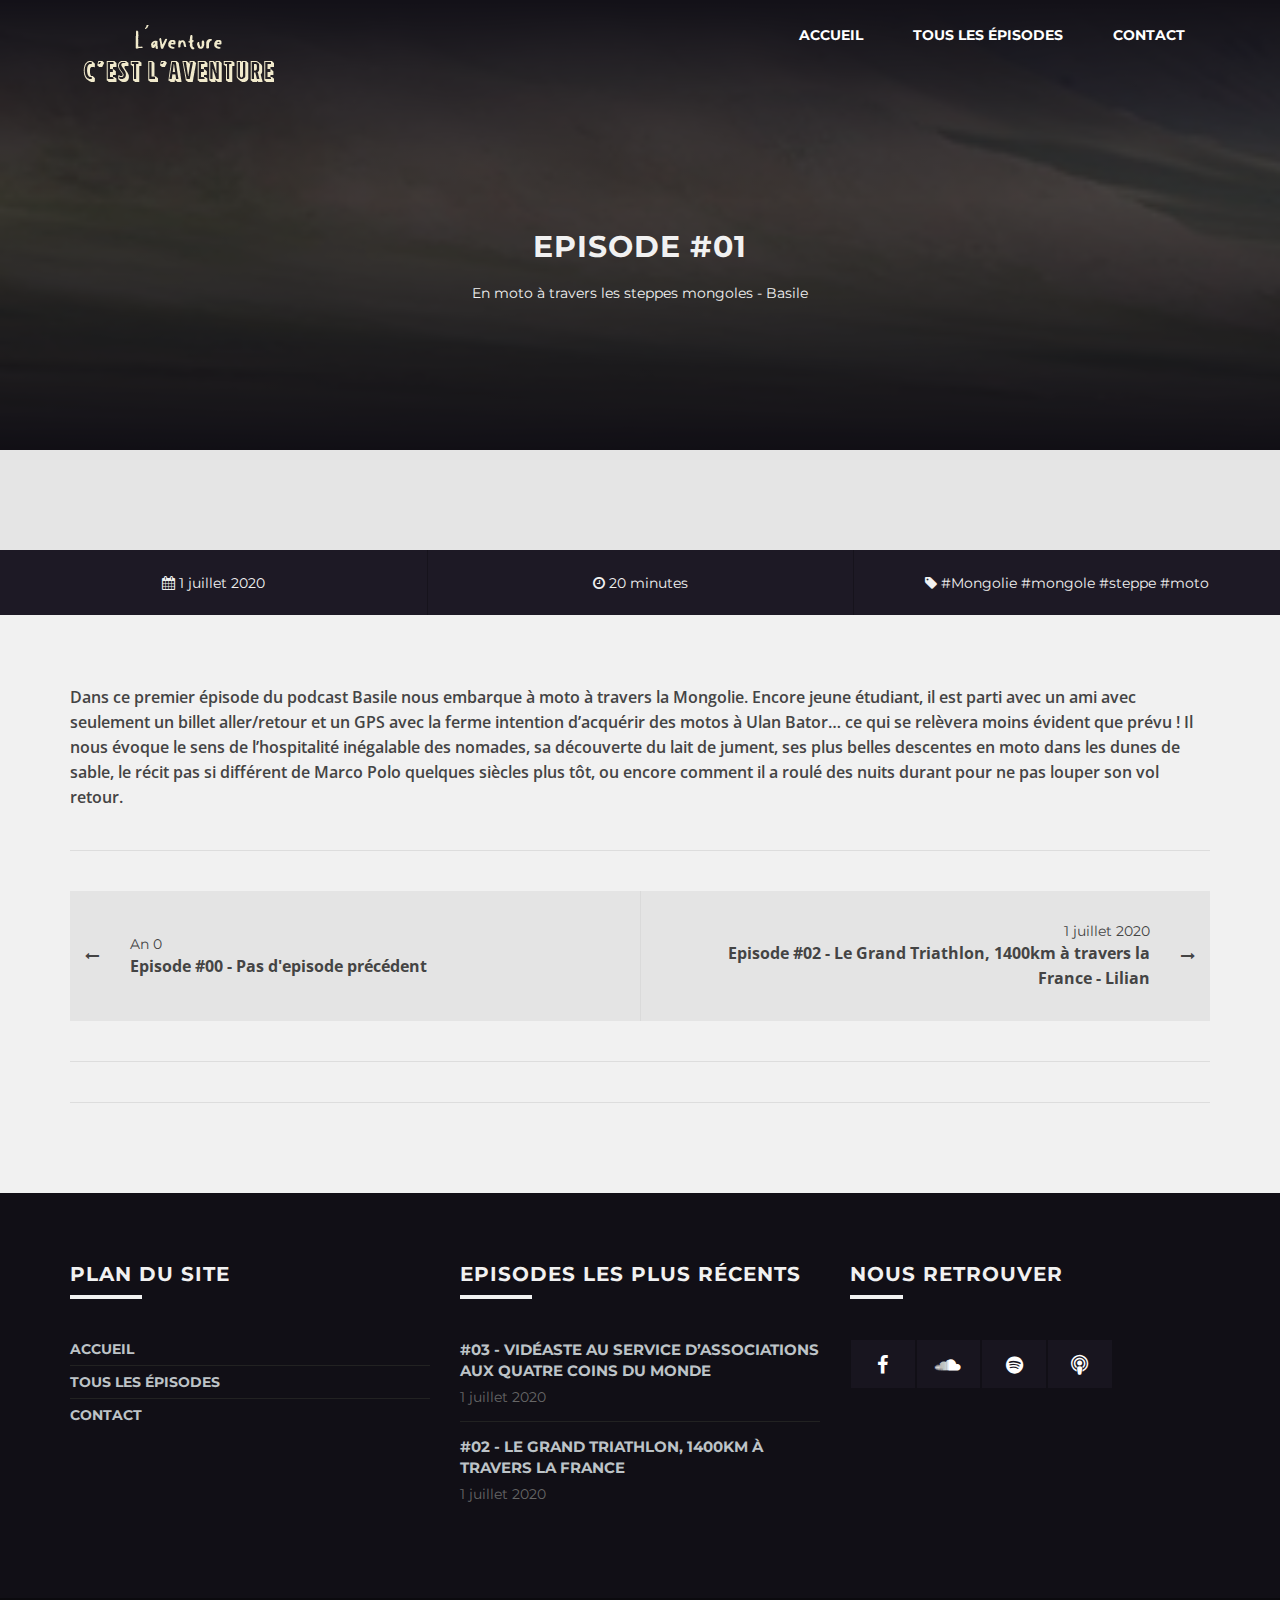
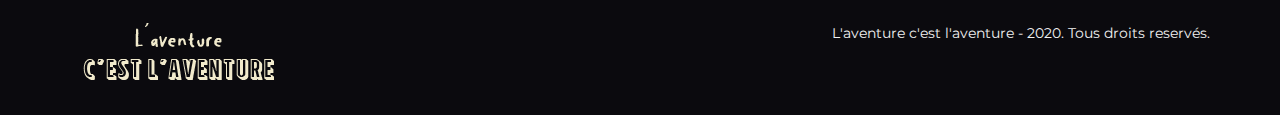
<file: podcast-soundcloud_1.html>
<!DOCTYPE html>
<html lang="en">
	
	<head>

		<!-- =================================== -->
		<!-- 		  COMPATIBILITY 			 -->
		<!-- =================================== -->
		
		<!--[if IE]><meta http-equiv="X-UA-Compatible" content="IE=edge"><![endif]-->
		<meta http-equiv="Content-Type" content="text/html; charset=utf-8" />	

		<!-- =================================== -->
		<!-- 			  TITLE 			 	 -->
		<!-- =================================== -->

		<title> Podcast - L'aventure c'est l'aventure - E1</title>

		<!-- =================================== -->
		<!-- 			MORDERNIZR 			 	 -->
		<!-- =================================== -->

		<script src="assets/js/modernizr.js"></script>
		
		<!-- =================================== -->
		<!-- 			  STYLES 				 -->
		<!-- =================================== -->
		
		<!-- BOOTSTRAP MIN -->
		<link href="assets/css/bootstrap.min.css" rel="stylesheet" />
		
		<!-- MEDIA ELEMENT -->
		<link href="assets/css/mediaelementplayer.min.css" rel="stylesheet" />
		
		<!-- MAGNIFIC POPUP CSS -->
		<link href="assets/css/magnific-popup.css" rel="stylesheet" />
		
		<!-- THEME CSS -->
		<link href="assets/css/style.css" rel="stylesheet" />
		
		<!-- GOOGLE FONTS -->
		<link href='https://fonts.googleapis.com/css?family=Montserrat:400,700' rel='stylesheet' type='text/css'>
		<link href='https://fonts.googleapis.com/css?family=Open+Sans:400,600,700,300' rel='stylesheet' type='text/css'>
		
		<!-- FONT AWESOME -->
		<link href="//maxcdn.bootstrapcdn.com/font-awesome/4.7.0/css/font-awesome.min.css" rel="stylesheet" />
		
		<!-- =================================== -->
		<!-- 		 	THEME COLOR 			 -->
		<!-- =================================== -->
		
		<meta name="theme-color" content="#fff" />
		
		<!-- =================================== -->
		<!-- 			CONDITIONAL 			 -->
		<!-- =================================== -->
		
		<!--[if lt IE 9]>
			<script src="https://oss.maxcdn.com/html5shiv/3.7.2/html5shiv.min.js"></script>
			<script src="https://oss.maxcdn.com/respond/1.4.2/respond.min.js"></script>
		<![endif]-->

		<!-- =================================== -->
		<!-- 			 VIEWPORT 				 -->
		<!-- =================================== -->

		<meta name="viewport" content="width=device-width, initial-scale=1, maximum-scale=1, shrink-to-fit=no" />

		<!-- =================================== -->
		<!-- 			  AUTHOR 				 -->
		<!-- =================================== -->

		<meta name="author" content="reidark" />
		<meta name="reply-to" content="support@reidark.com.br" />
		<meta name="DC.publisher" content="reidark" />
		<meta name="generator" content="Brackets" />

		<!-- =================================== -->
		<!-- 			 CONTENT 				 -->
		<!-- =================================== -->

		<meta name="keywords" content="podcast, aventure, recit, tour du monde, vélo, canoë, voile, randonnée, desert, astronomie, nature, sport" />
		<meta name="description" content="Une chaine de podcast pour promouvoir l'aventure" />

		<!-- =================================== -->
		<!-- 			 ROBOTS 				 -->
		<!-- =================================== -->

		<meta name="GOOGLEBOT" content="INDEX, FOLLOW" />
		<meta name="robots" content="index, follow">
		<meta name="msnbot" content="NOODP" />

		<!-- =================================== -->
		<!-- 			 FACEBOOK 				 -->
		<!-- =================================== -->

		<meta property="og:locale" content="en" />
		<meta property="og:type" content="website" />
		<meta property="og:title" content="Soundcast" />
		<meta property="og:description" content="Podcast Responsive Theme" />
		<meta property="og:url" content="cestlaventure.com" />
		<meta property="og:site_name" content="L'aventure c'est l'aventure" />
		<meta property="og:image" content="assets/img/logo_final.png" />

		<!-- =================================== -->
		<!-- 			  TWITTER 				 -->
		<!-- =================================== -->

		<meta name="twitter:card" content="summary" />
		<meta name="twitter:site" content="http://cestlaventure.com" />
		<meta name="twitter:creator" content="@laventure" />
		<meta name="twitter:title" content="Podcast l'aventure c'est l'aventure" />
		<meta name="twitter:description" content="Podcast" />
		<meta name="twitter:domain" content="laventure.com" />
		<meta name="twitter:image" content="assets/img/logo_final.png" />

		<!-- =================================== -->
		<!-- 			  FAVICON 				 -->
		<!-- =================================== -->
		
		<link rel="icon" href="assets/img/favicon.png" />
		<link rel="shortcut icon" href="assets/img/favicon.png" />

	</head>

	<body itemscope itemtype="http://schema.org/WebSite">
		
		<!-- ===== HEADER ===== -->
		<header class="header absolute" itemscope itemtype="http://schema.org/Organization">
			<div class="container">
			
				<!-- ===== LOGO ===== -->
				<h1 class="logo"><a href="index.html"><img itemprop="logo" src="assets/img/logo.png" alt="Soundcast - Podcast Responsive Theme" title="Soundcast - Podcast Responsive Theme" /></a></h1>
				
				<!-- ===== NAVIGATION ===== -->
				<nav class="navigation">
					<!-- ===== MENU ===== -->
					<ul class="menu">
						<li class="menuitem"><a href="index.html">Accueil</a></li>
						<li class="menuitem"><a href="podcasts.html">Tous les épisodes</a></li>
						<li class="menuitem"><a href="contact.html">Contact</a></li>
					</ul>
					<!-- ===== HAMBURGUER ICON ===== -->
					<a href="#" class="btn-hamburguer-menu"><i class="fa fa-bars"></i></a>
				</nav>
				
			</div>
		</header>
		
		<!-- ===== MAIN ===== -->
		<main id="main" class="main">
			
			<!-- ===== PAGE HEADER ===== -->
			<header class="page-header-podcast" style="background-image: url(assets/img/cards/podcast_1.jpg)">
				<div class="page-header-inner">
					<div class="container">



						<!-- ===== PAGE HEADER CONTENT ===== -->
						<div class="page-header-content text-center">
							<h2>Episode #01</h2>
							<p>En moto à travers les steppes mongoles - Basile</p>
						</div>

					</div>
				</div>
			</header>
			
			<!-- ===== PODCAST PLAYER ===== -->
			<div class="podcast-player">
				<iframe src="https://w.soundcloud.com/player/?url=https://soundcloud.com/aventure_aventure/1-en-moto-a-travers-les-steppes-mongoles-basile&amp;color=110f16&amp;auto_play=false&amp;hide_related=false&amp;show_comments=true&amp;show_user=false&amp;show_reposts=false"></iframe>
			</div>

			
			<!-- ===== PODCAST META ===== -->
			<div class="podcast-meta-element">
				<span class="podcast-meta-item"><i class="fa fa-calendar"></i> 1 juillet 2020</span>
				<span class="podcast-meta-item"><i class="fa fa-clock-o"></i> 20 minutes</span>
				<a class="podcast-meta-item"><i class="fa fa-tag"></i> #Mongolie #mongole #steppe #moto</a>
			</div>
			

			<!-- ===== SINGLE PAGE CONTENT ===== -->
			<div class="section-negative">
				<div class="container">
					
					<!-- ===== PAGE CONTENT ===== -->
					<div class="page-content mt-70">
						

								<p> Dans ce premier épisode du podcast Basile nous embarque à moto à travers la Mongolie. Encore jeune étudiant, il est parti avec un ami avec seulement un billet aller/retour et un GPS avec la ferme intention d’acquérir des motos à Ulan Bator… ce qui se relèvera moins évident que prévu ! Il nous évoque le sens de l’hospitalité inégalable des nomades, sa découverte du lait de jument, ses plus belles descentes en moto dans les dunes de sable, le récit pas si différent de Marco Polo quelques siècles plus tôt, ou encore comment il a roulé des nuits durant pour ne pas louper son vol retour. </p>



							<!-- ===== HR ===== -->
							<hr />
							
							<!-- ===== PREV AND NEXT ===== -->
							<div class="page-pagination">
								<!-- ===== PREV ===== -->
								<a href="#" class="page-pagination-prev">
									<i class="fa fa-long-arrow-left"></i>
									<span>An 0</span>
									<p>Episode #00 - Pas d'episode précédent </p>
								</a>
								<!-- ===== NEXT ===== -->
								<a href="podcast-soundcloud_2.html" class="page-pagination-next">
									<i class="fa fa-long-arrow-right"></i>
									<span>1 juillet 2020</span>
									<p>Episode #02 - Le Grand Triathlon, 1400km à travers la France - Lilian</p>
								</a>
							</div>
							
							<!-- ===== HR ===== -->
							<hr />
							

							
							<!-- ===== HR ===== -->
							<hr />
	
							</div>
							
						</div>
						
					</div>
					
				</div>
			</div>
			
		</main>
		
<!-- ===== FOOTER ===== -->
		<footer class="footer">
			
			<!-- ===== FOOTER CONTENT INFORMATION ===== -->
			<section class="section-positive">
				<div class="container">
					
					<div class="row mt-70 mb-30">
						
						<!-- ===== SITEMAP ===== -->
						<div class="col-sm-4 mb-40">
							<h2 class="title-separator white">Plan du site</h2>
							<ul class="footer-list">
								<li><a href="index.html">Accueil</a></li>
								<li><a href="podcasts.html">Tous les épisodes</a></li>
								<li><a href="contact.html">Contact</a></li>
							</ul>
						</div>
						
						<!-- ===== PODCASTS EPISODES ===== -->
						<div class="col-sm-4 mb-40">
							<h2 class="title-separator white"> Episodes les plus récents</h2>
							<ul class="footer-complement">
								<li>
									<a href="podcast-soundcloud_3.html">#03 - Vidéaste au service d’associations aux quatre coins du monde</a>
									<span>1 juillet 2020</span>
								</li>
								<li>
									<a href="podcast-soundcloud_2.html">#02 - Le Grand Triathlon, 1400km à travers la France</a>
									<span>1 juillet 2020</span>
								</li>
							</ul>
						</div>
						

						
						<!-- ===== SOCIAL CONNECTION ===== -->
						<div class="col-sm-3 mb-40">
							<h2 class="title-separator white">Nous retrouver</h2>
							<ul class="social-list">
								<li class="social-item"><a href="#https://www.facebook.com/LAventure-cest-lAventure-106330647807188/" target="_blank"><i class="fa fa-facebook"></i></a></li>
								<li class="social-item"><a href="https://soundcloud.com/aventure_aventure" target="_blank"><i class="fa fa-soundcloud"></i></a></li>
								<li class="social-item"><a href="#" target="_blank"><i class="fa fa-spotify"></i></a></li>
								<li class="social-item"><a href="#" target="_blank"><i class="fa fa-podcast"></i></a></li>
							</ul>
						</div>
						
					</div>
					
				</div>
			</section>
			
			<!-- ===== FOOTER INFORMATION ===== -->
			<section class="footer-credits">
				<div class="container">
					
					<div class="row">
						
						<!-- ===== CREDIT LOGO ===== -->
						<div class="col-sm-6 footer-logo">
							<h2><a href="index.html"><img src="assets/img/logo.png" alt="Soudcast - Podcast Responsive Theme" title="Soundcast - Podcast Responsive Theme" /></a></h2>
						</div>
						
						<!-- ===== CREDIT LOGO ===== -->
						<div class="col-sm-6 text-right">
							L'aventure c'est l'aventure - 2020. Tous droits reservés.
						</div>
						
					</div>
					
				</div>
			</section>
			
		</footer>
		<!-- =================================== -->
		<!-- 			  SCRIPTS 				 -->
		<!-- =================================== -->
		
		<!-- JQUERY -->
		<script src="assets/js/jquery-1.11.min.js"></script>
		
		<!-- BOOTSTRAP JS -->
		<script src="assets/js/bootstrap.min.js"></script>
		
		<!-- MEDIA ELEMENT -->
		<script src="assets/js/mediaelement-and-player.min.js"></script>
		
		<!-- MAGNIFIC POPUP -->
		<script src="assets/js/magnific-popup.min.js"></script>
		
		<!-- FORM VALIDATE -->
		<script src="assets/js/validate.min.js"></script>
		
		<!-- PLACEHOLDER FOR IE -->
		<script src="assets/js/placeholder.min.js"></script>
		
		<!-- THEME JS -->
		<script src="assets/js/main.js"></script>

	</body>

</html>
</file>
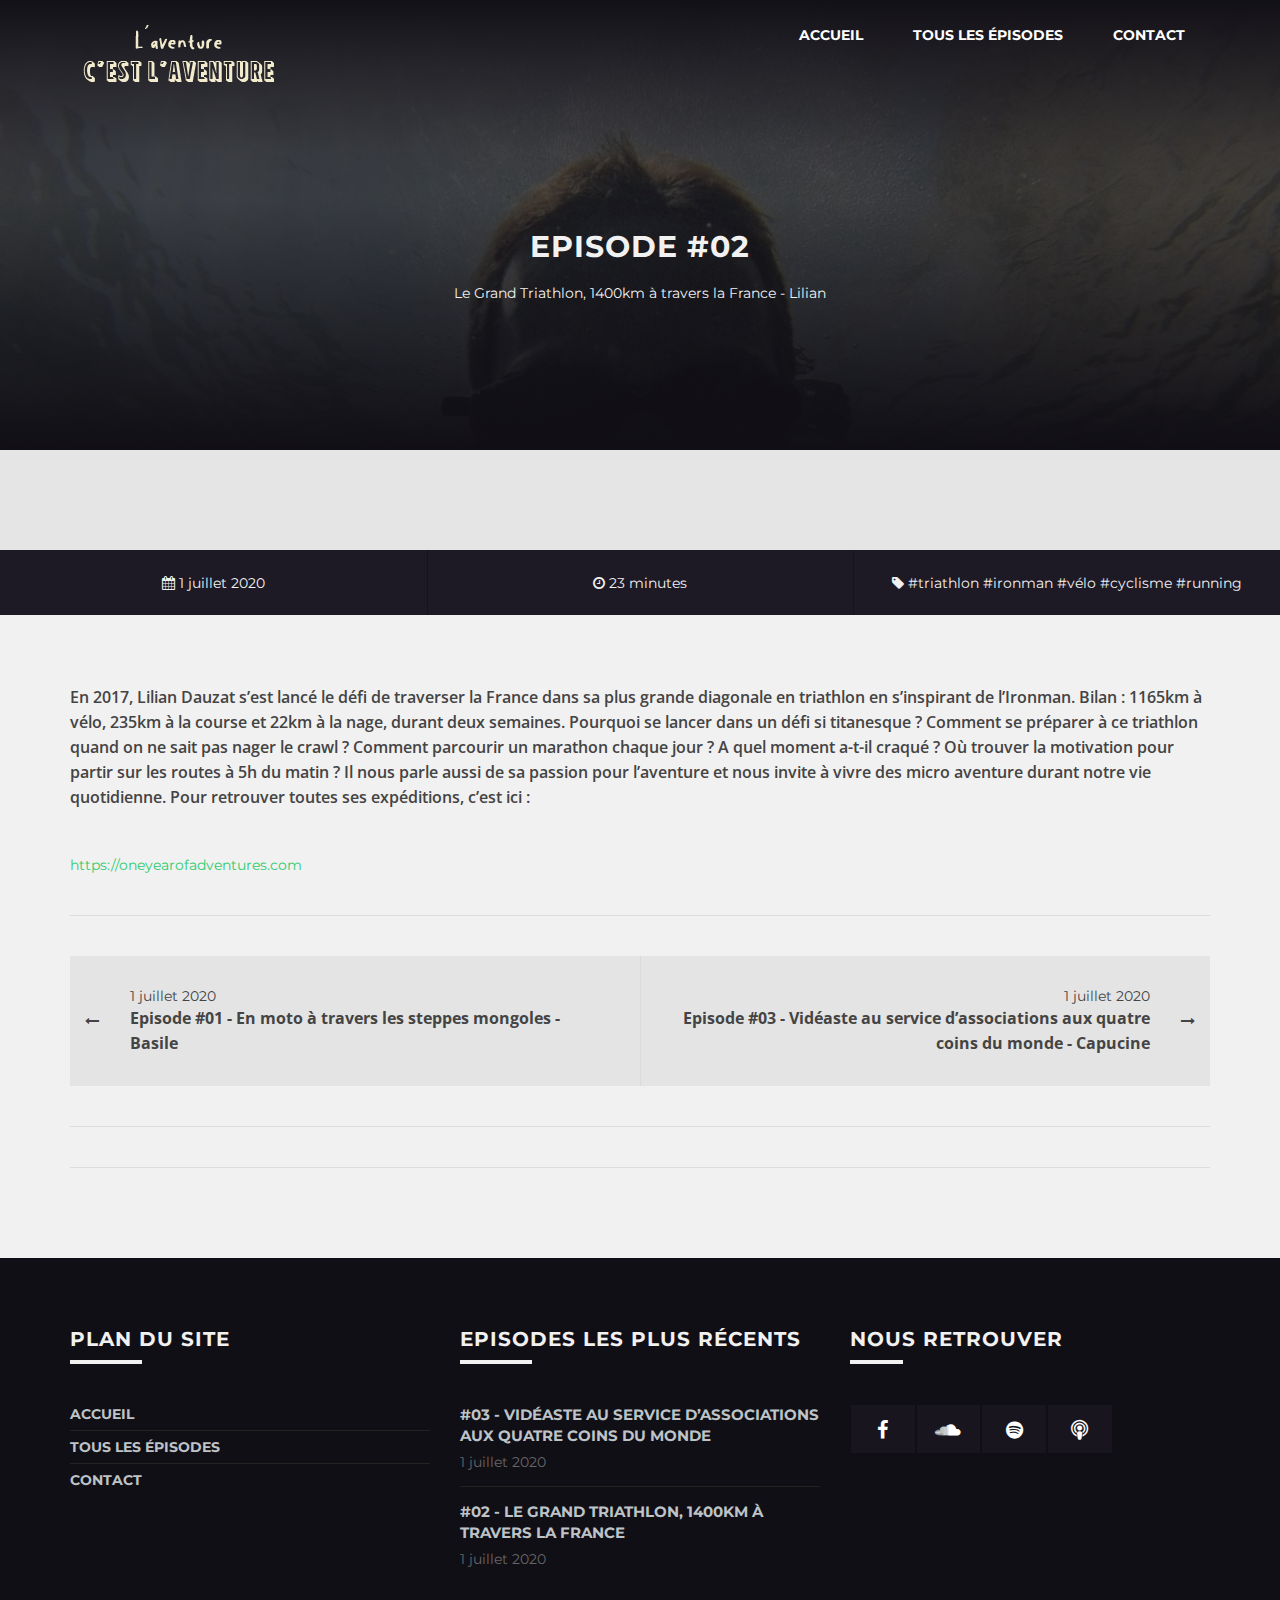
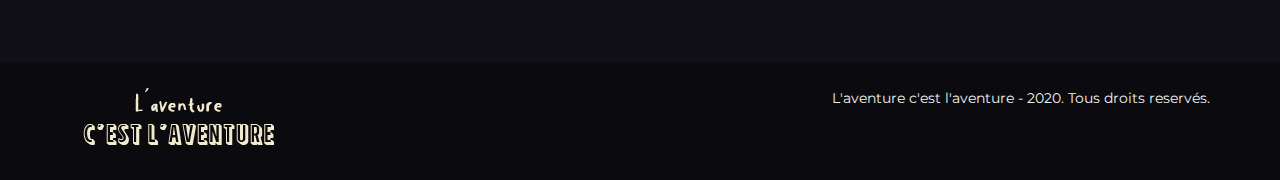
<file: podcast-soundcloud_2.html>
<!DOCTYPE html>
<html lang="en">
	
	<head>

		<!-- =================================== -->
		<!-- 		  COMPATIBILITY 			 -->
		<!-- =================================== -->
		
		<!--[if IE]><meta http-equiv="X-UA-Compatible" content="IE=edge"><![endif]-->
		<meta http-equiv="Content-Type" content="text/html; charset=utf-8" />	

		<!-- =================================== -->
		<!-- 			  TITLE 			 	 -->
		<!-- =================================== -->

		<title> Podcast - L'aventure c'est l'aventure - E3</title>

		<!-- =================================== -->
		<!-- 			MORDERNIZR 			 	 -->
		<!-- =================================== -->

		<script src="assets/js/modernizr.js"></script>
		
		<!-- =================================== -->
		<!-- 			  STYLES 				 -->
		<!-- =================================== -->
		
		<!-- BOOTSTRAP MIN -->
		<link href="assets/css/bootstrap.min.css" rel="stylesheet" />
		
		<!-- MEDIA ELEMENT -->
		<link href="assets/css/mediaelementplayer.min.css" rel="stylesheet" />
		
		<!-- MAGNIFIC POPUP CSS -->
		<link href="assets/css/magnific-popup.css" rel="stylesheet" />
		
		<!-- THEME CSS -->
		<link href="assets/css/style.css" rel="stylesheet" />
		
		<!-- GOOGLE FONTS -->
		<link href='https://fonts.googleapis.com/css?family=Montserrat:400,700' rel='stylesheet' type='text/css'>
		<link href='https://fonts.googleapis.com/css?family=Open+Sans:400,600,700,300' rel='stylesheet' type='text/css'>
		
		<!-- FONT AWESOME -->
		<link href="//maxcdn.bootstrapcdn.com/font-awesome/4.5.0/css/font-awesome.min.css" rel="stylesheet" />
		
		<!-- =================================== -->
		<!-- 		 	THEME COLOR 			 -->
		<!-- =================================== -->
		
		<meta name="theme-color" content="#fff" />
		
		<!-- =================================== -->
		<!-- 			CONDITIONAL 			 -->
		<!-- =================================== -->
		
		<!--[if lt IE 9]>
			<script src="https://oss.maxcdn.com/html5shiv/3.7.2/html5shiv.min.js"></script>
			<script src="https://oss.maxcdn.com/respond/1.4.2/respond.min.js"></script>
		<![endif]-->

		<!-- =================================== -->
		<!-- 			 VIEWPORT 				 -->
		<!-- =================================== -->

		<meta name="viewport" content="width=device-width, initial-scale=1, maximum-scale=1, shrink-to-fit=no" />

		<!-- =================================== -->
		<!-- 			  AUTHOR 				 -->
		<!-- =================================== -->

		<meta name="author" content="Francois BENOIT du REY" />
		<meta name="reply-to" content="aventure.cestlaventure@gmail.com" />
		<meta name="DC.publisher" content="fbdr" />
		<meta name="generator" content="Brackets" />

		<!-- =================================== -->
		<!-- 			 CONTENT 				 -->
		<!-- =================================== -->

		<meta name="keywords" content="podcast, aventure, recit, tour du monde, vélo, canoë, voile, randonnée, desert, astronomie, nature, sport" />
		<meta name="description" content="Une chaine de podcast pour promouvoir l'aventure" />

		<!-- =================================== -->
		<!-- 			 ROBOTS 				 -->
		<!-- =================================== -->

		<meta name="GOOGLEBOT" content="INDEX, FOLLOW" />
		<meta name="robots" content="index, follow">
		<meta name="msnbot" content="NOODP" />

		<!-- =================================== -->
		<!-- 			 FACEBOOK 				 -->
		<!-- =================================== -->

		<meta property="og:locale" content="en" />
		<meta property="og:type" content="website" />
		<meta property="og:title" content="Soundcast" />
		<meta property="og:description" content="Podcast Responsive Theme" />
		<meta property="og:url" content="cestlaventure.com" />
		<meta property="og:site_name" content="L'aventure c'est l'aventure" />
		<meta property="og:image" content="assets/img/logo_final.png" />

		<!-- =================================== -->
		<!-- 			  TWITTER 				 -->
		<!-- =================================== -->

		<meta name="twitter:card" content="summary" />
		<meta name="twitter:site" content="http://cestlaventure.com" />
		<meta name="twitter:creator" content="@laventure" />
		<meta name="twitter:title" content="Podcast l'aventure c'est l'aventure" />
		<meta name="twitter:description" content="Podcast" />
		<meta name="twitter:domain" content="laventure.com" />
		<meta name="twitter:image" content="assets/img/logo_final.png" />

		<!-- =================================== -->
		<!-- 			  FAVICON 				 -->
		<!-- =================================== -->
		
		<link rel="icon" href="assets/img/favicon.png" />
		<link rel="shortcut icon" href="assets/img/favicon.png" />

	</head>

	<body itemscope itemtype="http://schema.org/WebSite">
		
		<!-- ===== HEADER ===== -->
		<header class="header absolute" itemscope itemtype="http://schema.org/Organization">
			<div class="container">
			
				<!-- ===== LOGO ===== -->
				<h1 class="logo"><a href="index.html"><img itemprop="logo" src="assets/img/logo.png" alt="Soundcast - Podcast Responsive Theme" title="Soundcast - Podcast Responsive Theme" /></a></h1>
				
				<!-- ===== NAVIGATION ===== -->
				<nav class="navigation">
					<!-- ===== MENU ===== -->
					<ul class="menu">
						<li class="menuitem"><a href="index.html">Accueil</a></li>
						<li class="menuitem"><a href="podcasts.html">Tous les épisodes</a></li>
						<li class="menuitem"><a href="contact.html">Contact</a></li>
					</ul>
					<!-- ===== HAMBURGUER ICON ===== -->
					<a href="#" class="btn-hamburguer-menu"><i class="fa fa-bars"></i></a>
				</nav>
				
			</div>
		</header>
		
		<!-- ===== MAIN ===== -->
		<main id="main" class="main">
			
			<!-- ===== PAGE HEADER ===== -->
			<header class="page-header-podcast" style="background-image: url(assets/img/cards/podcast_2.jpg)">
				<div class="page-header-inner">
					<div class="container">

						<!-- ===== BREADCRUMB ===== -->
						<!--
						<ol class="breadcrumb" itemscope itemtype="http://schema.org/BreadcrumbList">
							<li itemprop="itemListElement"><a href="index.html">Home</a></li>
							<li itemprop="itemListElement"><a href="#">Podcast</a></li>
						</ol>
						-->

						<!-- ===== PAGE HEADER CONTENT ===== -->
						<div class="page-header-content text-center">
							<h2>Episode #02</h2>
							<p>Le Grand Triathlon, 1400km à travers la France - Lilian</p>
						</div>

					</div>
				</div>
			</header>
			
			<!-- ===== PODCAST PLAYER ===== -->
			<div class="podcast-player">
				<iframe src="https://w.soundcloud.com/player/?url=https://soundcloud.com/aventure_aventure/2-le-grand-triathlon-1400km-a-travers-la-france-lilian&amp;color=110f16&amp;auto_play=false&amp;hide_related=false&amp;show_comments=true&amp;show_user=false&amp;show_reposts=false"></iframe>
			</div>

			
			<!-- ===== PODCAST META ===== -->
			<div class="podcast-meta-element">
				<span class="podcast-meta-item"><i class="fa fa-calendar"></i> 1 juillet 2020</span>
				<span class="podcast-meta-item"><i class="fa fa-clock-o"></i> 23 minutes</span>
				<a class="podcast-meta-item"><i class="fa fa-tag"></i> #triathlon #ironman #vélo #cyclisme #running</a>
			</div>
			

			<!-- ===== SINGLE PAGE CONTENT ===== -->
			<div class="section-negative">
				<div class="container">
					
					<!-- ===== PAGE CONTENT ===== -->
					<div class="page-content mt-70">
						

								<p> En 2017, Lilian Dauzat s’est lancé le défi de traverser la France dans sa plus grande diagonale en triathlon en s’inspirant de l’Ironman. Bilan : 1165km à vélo, 235km à la course et 22km à la nage, durant deux semaines. Pourquoi se lancer dans un défi si titanesque ? Comment se préparer à ce triathlon quand on ne sait pas nager le crawl ? Comment parcourir un marathon chaque jour ? A quel moment a-t-il craqué ? Où trouver la motivation pour partir sur les routes à 5h du matin ?  Il nous parle aussi de sa passion pour l’aventure et nous invite à vivre des micro aventure durant notre vie quotidienne.
								Pour retrouver toutes ses expéditions, c’est ici : </p>
								<br>

								<a href= "https://oneyearofadventures.com"> https://oneyearofadventures.com </a>



							<!-- ===== HR ===== -->
							<hr />
							
							<!-- ===== PREV AND NEXT ===== -->
							<div class="page-pagination">
								<!-- ===== PREV ===== -->
								<a href="podcast-soundcloud_1.html" class="page-pagination-prev">
									<i class="fa fa-long-arrow-left"></i>
									<span>1 juillet 2020</span>
									<p>Episode #01 - En moto à travers les steppes mongoles - Basile </p>
								</a>
								<!-- ===== NEXT ===== -->
								<a href="podcast-soundcloud_3.html" class="page-pagination-next">
									<i class="fa fa-long-arrow-right"></i>
									<span>1 juillet 2020</span>
									<p>Episode #03 - Vidéaste au service d’associations aux quatre coins du monde - Capucine</p>
								</a>
							</div>
							
							<!-- ===== HR ===== -->
							<hr />
							

							
							<!-- ===== HR ===== -->
							<hr />
	
							</div>
							
						</div>
						
					</div>
					
				</div>
			</div>
			
		</main>
		
<!-- ===== FOOTER ===== -->
		<footer class="footer">
			
			<!-- ===== FOOTER CONTENT INFORMATION ===== -->
			<section class="section-positive">
				<div class="container">
					
					<div class="row mt-70 mb-30">
						
						<!-- ===== SITEMAP ===== -->
						<div class="col-sm-4 mb-40">
							<h2 class="title-separator white">Plan du site</h2>
							<ul class="footer-list">
								<li><a href="index.html">Accueil</a></li>
								<li><a href="podcasts.html">Tous les épisodes</a></li>
								<li><a href="contact.html">Contact</a></li>
							</ul>
						</div>
						
						<!-- ===== PODCASTS EPISODES ===== -->
						<div class="col-sm-4 mb-40">
							<h2 class="title-separator white"> Episodes les plus récents</h2>
							<ul class="footer-complement">
								<li>
									<a href="podcast-soundcloud_3.html">#03 - Vidéaste au service d’associations aux quatre coins du monde</a>
									<span>1 juillet 2020</span>
								</li>
								<li>
									<a href="podcast-soundcloud_2.html">#02 - Le Grand Triathlon, 1400km à travers la France</a>
									<span>1 juillet 2020</span>
								</li>
							</ul>
						</div>
						

						
						<!-- ===== SOCIAL CONNECTION ===== -->
						<div class="col-sm-3 mb-40">
							<h2 class="title-separator white">Nous retrouver</h2>
							<ul class="social-list">
								<li class="social-item"><a href="#https://www.facebook.com/LAventure-cest-lAventure-106330647807188/" target="_blank"><i class="fa fa-facebook"></i></a></li>
								<li class="social-item"><a href="https://soundcloud.com/aventure_aventure" target="_blank"><i class="fa fa-soundcloud"></i></a></li>
								<li class="social-item"><a href="#" target="_blank"><i class="fa fa-spotify"></i></a></li>
								<li class="social-item"><a href="#" target="_blank"><i class="fa fa-podcast"></i></a></li>
							</ul>
						</div>
						
					</div>
					
				</div>
			</section>
			
			<!-- ===== FOOTER INFORMATION ===== -->
			<section class="footer-credits">
				<div class="container">
					
					<div class="row">
						
						<!-- ===== CREDIT LOGO ===== -->
						<div class="col-sm-6 footer-logo">
							<h2><a href="index.html"><img src="assets/img/logo.png" alt="Soudcast - Podcast Responsive Theme" title="Soundcast - Podcast Responsive Theme" /></a></h2>
						</div>
						
						<!-- ===== CREDIT LOGO ===== -->
						<div class="col-sm-6 text-right">
							L'aventure c'est l'aventure - 2020. Tous droits reservés.
						</div>
						
					</div>
					
				</div>
			</section>
			
		</footer>
		<!-- =================================== -->
		<!-- 			  SCRIPTS 				 -->
		<!-- =================================== -->
		
		<!-- JQUERY -->
		<script src="assets/js/jquery-1.11.min.js"></script>
		
		<!-- BOOTSTRAP JS -->
		<script src="assets/js/bootstrap.min.js"></script>
		
		<!-- MEDIA ELEMENT -->
		<script src="assets/js/mediaelement-and-player.min.js"></script>
		
		<!-- MAGNIFIC POPUP -->
		<script src="assets/js/magnific-popup.min.js"></script>
		
		<!-- FORM VALIDATE -->
		<script src="assets/js/validate.min.js"></script>
		
		<!-- PLACEHOLDER FOR IE -->
		<script src="assets/js/placeholder.min.js"></script>
		
		<!-- THEME JS -->
		<script src="assets/js/main.js"></script>

	</body>

</html>
</file>
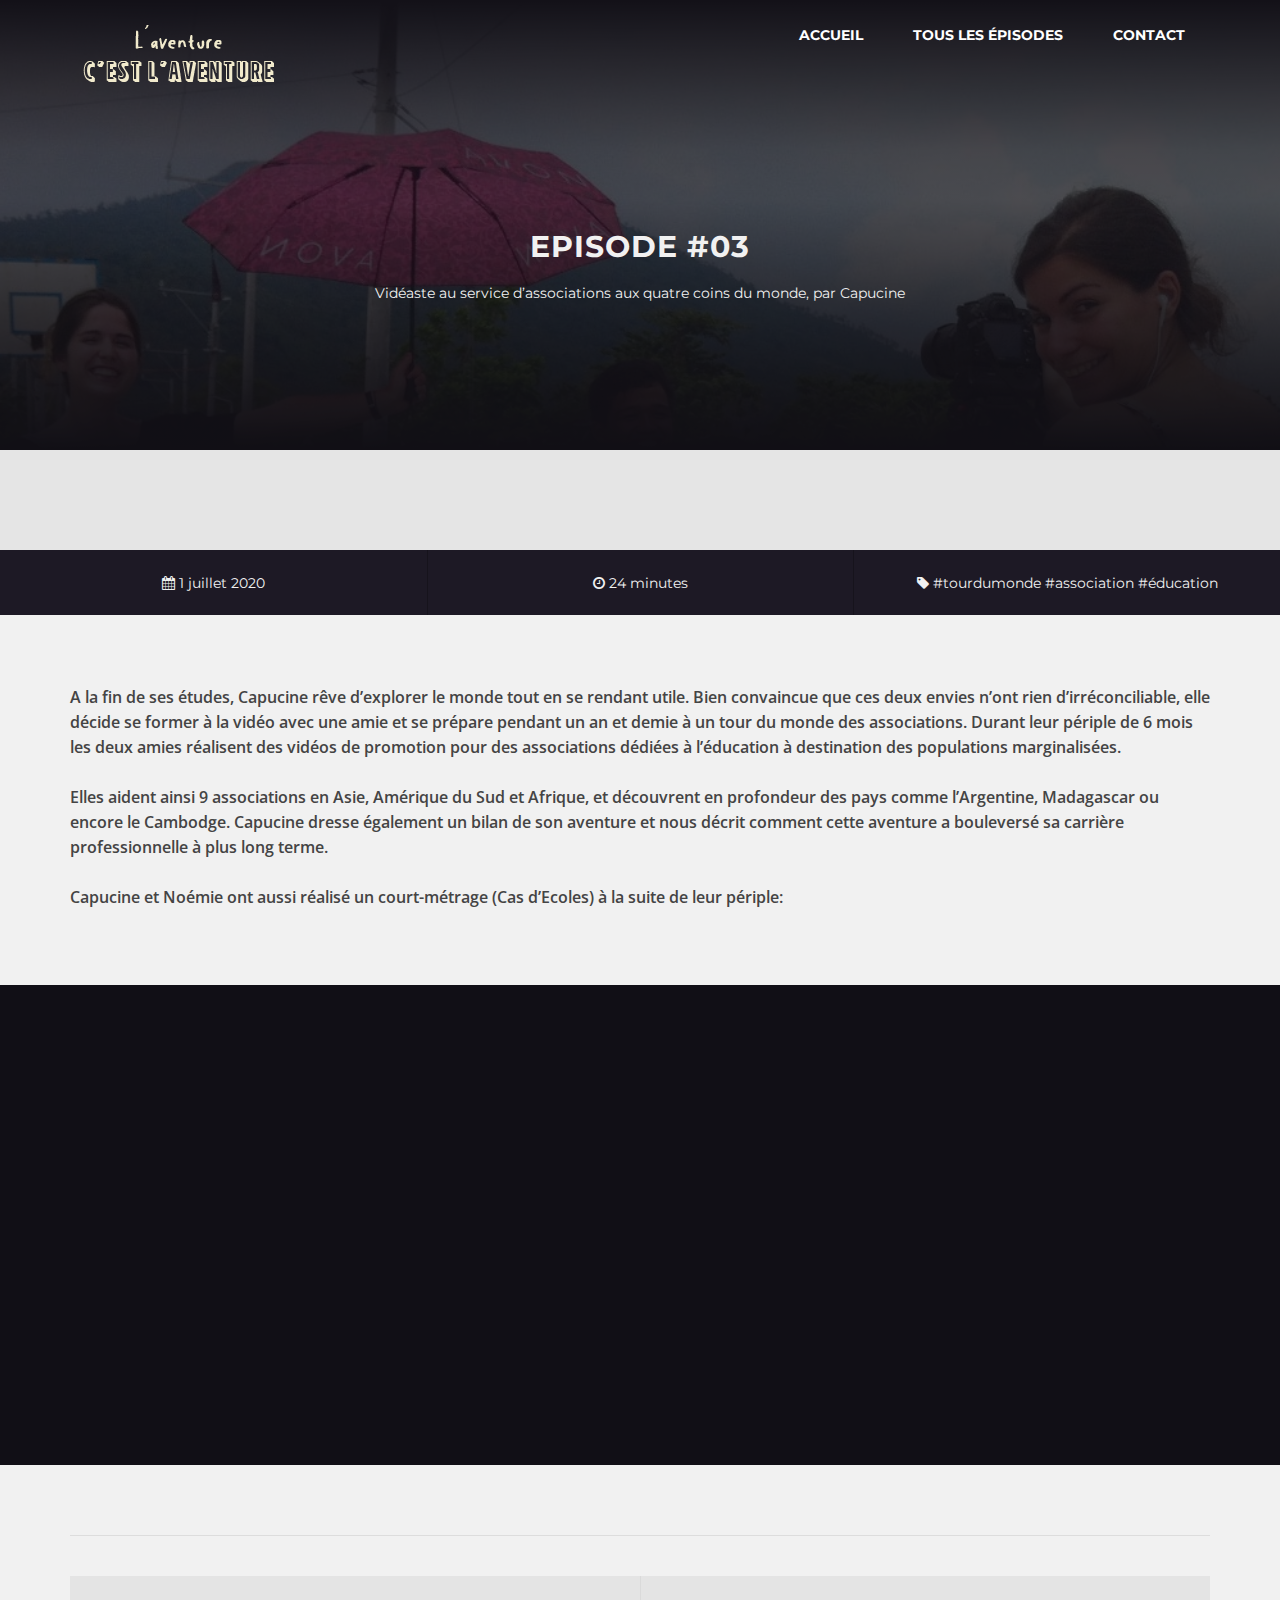
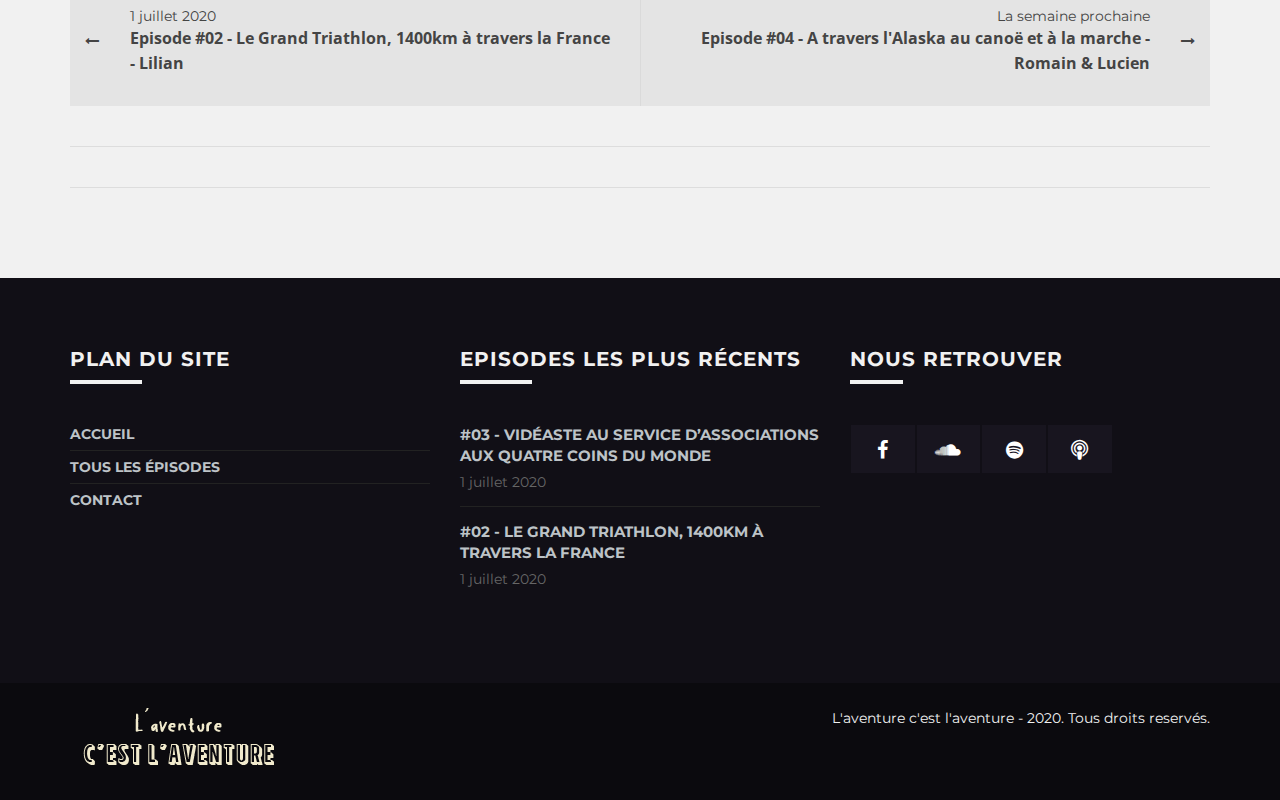
<file: podcast-soundcloud_3.html>
<!DOCTYPE html>
<html lang="en">
	
	<head>

		<!-- =================================== -->
		<!-- 		  COMPATIBILITY 			 -->
		<!-- =================================== -->
		
		<!--[if IE]><meta http-equiv="X-UA-Compatible" content="IE=edge"><![endif]-->
		<meta http-equiv="Content-Type" content="text/html; charset=utf-8" />	

		<!-- =================================== -->
		<!-- 			  TITLE 			 	 -->
		<!-- =================================== -->

		<title> L'aventure c'est l'aventure - E3</title>

		<!-- =================================== -->
		<!-- 			MORDERNIZR 			 	 -->
		<!-- =================================== -->

		<script src="assets/js/modernizr.js"></script>
		
		<!-- =================================== -->
		<!-- 			  STYLES 				 -->
		<!-- =================================== -->
		
		<!-- BOOTSTRAP MIN -->
		<link href="assets/css/bootstrap.min.css" rel="stylesheet" />
		
		<!-- MEDIA ELEMENT -->
		<link href="assets/css/mediaelementplayer.min.css" rel="stylesheet" />
		
		<!-- MAGNIFIC POPUP CSS -->
		<link href="assets/css/magnific-popup.css" rel="stylesheet" />
		
		<!-- THEME CSS -->
		<link href="assets/css/style.css" rel="stylesheet" />
		
		<!-- GOOGLE FONTS -->
		<link href='https://fonts.googleapis.com/css?family=Montserrat:400,700' rel='stylesheet' type='text/css'>
		<link href='https://fonts.googleapis.com/css?family=Open+Sans:400,600,700,300' rel='stylesheet' type='text/css'>
		
		<!-- FONT AWESOME -->
		<link href="//maxcdn.bootstrapcdn.com/font-awesome/4.5.0/css/font-awesome.min.css" rel="stylesheet" />
		
		<!-- =================================== -->
		<!-- 		 	THEME COLOR 			 -->
		<!-- =================================== -->
		
		<meta name="theme-color" content="#fff" />
		
		<!-- =================================== -->
		<!-- 			CONDITIONAL 			 -->
		<!-- =================================== -->
		
		<!--[if lt IE 9]>
			<script src="https://oss.maxcdn.com/html5shiv/3.7.2/html5shiv.min.js"></script>
			<script src="https://oss.maxcdn.com/respond/1.4.2/respond.min.js"></script>
		<![endif]-->

		<!-- =================================== -->
		<!-- 			 VIEWPORT 				 -->
		<!-- =================================== -->

		<meta name="viewport" content="width=device-width, initial-scale=1, maximum-scale=1, shrink-to-fit=no" />

		<!-- =================================== -->
		<!-- 			  AUTHOR 				 -->
		<!-- =================================== -->

		<meta name="author" content="Francois BENOIT du REY" />
		<meta name="reply-to" content="aventure.cestlaventure@gmail.com" />
		<meta name="DC.publisher" content="fbdr" />
		<meta name="generator" content="Brackets" />

		<!-- =================================== -->
		<!-- 			 CONTENT 				 -->
		<!-- =================================== -->

		<meta name="keywords" content="podcast, aventure, recit, tour du monde, vélo, canoë, voile, randonnée, desert, astronomie, nature, sport" />
		<meta name="description" content="Une chaine de podcast pour promouvoir l'aventure" />

		<!-- =================================== -->
		<!-- 			 ROBOTS 				 -->
		<!-- =================================== -->

		<meta name="GOOGLEBOT" content="INDEX, FOLLOW" />
		<meta name="robots" content="index, follow">
		<meta name="msnbot" content="NOODP" />

		<!-- =================================== -->
		<!-- 			 FACEBOOK 				 -->
		<!-- =================================== -->

		<meta property="og:locale" content="en" />
		<meta property="og:type" content="website" />
		<meta property="og:title" content="Soundcast" />
		<meta property="og:description" content="Podcast Responsive Theme" />
		<meta property="og:url" content="cestlaventure.com" />
		<meta property="og:site_name" content="L'aventure c'est l'aventure" />
		<meta property="og:image" content="assets/img/logo_final.png" />

		<!-- =================================== -->
		<!-- 			  TWITTER 				 -->
		<!-- =================================== -->

		<meta name="twitter:card" content="summary" />
		<meta name="twitter:site" content="http://cestlaventure.com" />
		<meta name="twitter:creator" content="@laventure" />
		<meta name="twitter:title" content="Podcast l'aventure c'est l'aventure" />
		<meta name="twitter:description" content="Podcast" />
		<meta name="twitter:domain" content="laventure.com" />
		<meta name="twitter:image" content="assets/img/logo_final.png" />

		<!-- =================================== -->
		<!-- 			  FAVICON 				 -->
		<!-- =================================== -->
		
		<link rel="icon" href="assets/img/favicon.png" />
		<link rel="shortcut icon" href="assets/img/favicon.png" />

	</head>

	<body itemscope itemtype="http://schema.org/WebSite">
		
		<!-- ===== HEADER ===== -->
		<header class="header absolute" itemscope itemtype="http://schema.org/Organization">
			<div class="container">
			
				<!-- ===== LOGO ===== -->
				<h1 class="logo"><a href="index.html"><img itemprop="logo" src="assets/img/logo.png" alt="Soundcast - Podcast Responsive Theme" title="Soundcast - Podcast Responsive Theme" /></a></h1>
				
				<!-- ===== NAVIGATION ===== -->
				<nav class="navigation">
					<!-- ===== MENU ===== -->
					<ul class="menu">
						<li class="menuitem"><a href="index.html">Accueil</a></li>
						<li class="menuitem"><a href="podcasts.html">Tous les épisodes</a></li>
						<li class="menuitem"><a href="contact.html">Contact</a></li>
					</ul>
					<!-- ===== HAMBURGUER ICON ===== -->
					<a href="#" class="btn-hamburguer-menu"><i class="fa fa-bars"></i></a>
				</nav>
				
			</div>
		</header>
		
		<!-- ===== MAIN ===== -->
		<main id="main" class="main">
			
			<!-- ===== PAGE HEADER ===== -->
			<header class="page-header-podcast" style="background-image: url(assets/img/cards/podcast_3_cover.jpg)">
				<div class="page-header-inner">
					<div class="container">

						<!-- ===== BREADCRUMB ===== -->
						<!--
						<ol class="breadcrumb" itemscope itemtype="http://schema.org/BreadcrumbList">
							<li itemprop="itemListElement"><a href="index.html">Home</a></li>
							<li itemprop="itemListElement"><a href="#">Podcast</a></li>
						</ol>
						-->

						<!-- ===== PAGE HEADER CONTENT ===== -->
						<div class="page-header-content text-center">
							<h2>Episode #03</h2>
							<p>Vidéaste au service d’associations aux quatre coins du monde, par Capucine</p>
						</div>

					</div>
				</div>
			</header>
			
			<!-- ===== PODCAST PLAYER ===== -->
			<div class="podcast-player">
				<iframe src="https://w.soundcloud.com/player/?url=https://soundcloud.com/aventure_aventure/3-videaste-au-service-dassociations-aux-quatre-coins-du-monde-capucine&amp;color=110f16&amp;auto_play=false&amp;hide_related=false&amp;show_comments=true&amp;show_user=false&amp;show_reposts=false"></iframe>
			</div>

			
			<!-- ===== PODCAST META ===== -->
			<div class="podcast-meta-element">
				<span class="podcast-meta-item"><i class="fa fa-calendar"></i> 1 juillet 2020</span>
				<span class="podcast-meta-item"><i class="fa fa-clock-o"></i> 24 minutes</span>
				<a class="podcast-meta-item"><i class="fa fa-tag"></i> #tourdumonde #association #éducation</a>
			</div>
			

			<!-- ===== SINGLE PAGE CONTENT ===== -->
			<div class="section-negative">
				<div class="container">
					
					<!-- ===== PAGE CONTENT ===== -->
					<div class="page-content mt-70">
						

								<p> A la fin de ses études, Capucine rêve d’explorer le monde tout en se rendant utile. Bien convaincue que ces deux envies n’ont rien d’irréconciliable, elle décide se former à la vidéo avec une amie et se prépare pendant un an et demie à un tour du monde des associations. Durant leur périple de 6 mois les deux amies réalisent des vidéos de promotion pour des associations dédiées à l’éducation à destination des populations marginalisées. </p>

								<p> Elles aident ainsi 9 associations en Asie, Amérique du Sud et Afrique, et découvrent en profondeur des pays comme l’Argentine, Madagascar ou encore le Cambodge. Capucine dresse également un bilan de son aventure et nous décrit comment cette aventure a bouleversé sa carrière professionnelle à plus long terme. </p>
								
								<p>Capucine et Noémie ont aussi réalisé un court-métrage (Cas d’Ecoles) à la suite de leur périple: </p>
								
					</div>
				</div>
			</div>

			<div class="podcast-player">
				<div class="podcast-player-inner">
					<div class="container">

						<iframe width="95% content-box" height = "400em"  src="https://www.youtube.com/embed/241mcgmZgcI" frameborder="0" allow="accelerometer; autoplay; encrypted-media; gyroscope; picture-in-picture" allowfullscreen></iframe>

					</div>
				</div>
			</div>

			<!-- ===== SINGLE PAGE CONTENT ===== -->
			<div class="section-negative">
				<div class="container">
						
					<!-- ===== PAGE CONTENT ===== -->
					<div class="page-content mt-70">

							<!-- ===== HR ===== -->
							<hr />
							
							<!-- ===== PREV AND NEXT ===== -->
							<div class="page-pagination">
								<!-- ===== PREV ===== -->
								<a href="podcast-soundcloud_2.html" class="page-pagination-prev">
									<i class="fa fa-long-arrow-left"></i>
									<span>1 juillet 2020</span>
									<p>Episode #02 - Le Grand Triathlon, 1400km à travers la France - Lilian </p>
								</a>
								<!-- ===== NEXT ===== -->
								<a href="podcast-soundcloud_4.html" class="page-pagination-next">
									<i class="fa fa-long-arrow-right"></i>
									<span>La semaine prochaine</span>
									<p>Episode #04 - A travers l'Alaska au canoë et à la marche - Romain & Lucien</p>
								</a>
							</div>
							
							<!-- ===== HR ===== -->
							<hr />
							

							
							<!-- ===== HR ===== -->
							<hr />
	
							</div>
							
						</div>
						
					</div>
					
				</div>
			</div>
			
		</main>
		
<!-- ===== FOOTER ===== -->
		<footer class="footer">
			
			<!-- ===== FOOTER CONTENT INFORMATION ===== -->
			<section class="section-positive">
				<div class="container">
					
					<div class="row mt-70 mb-30">
						
						<!-- ===== SITEMAP ===== -->
						<div class="col-sm-4 mb-40">
							<h2 class="title-separator white">Plan du site</h2>
							<ul class="footer-list">
								<li><a href="index.html">Accueil</a></li>
								<li><a href="podcasts.html">Tous les épisodes</a></li>
								<li><a href="contact.html">Contact</a></li>
							</ul>
						</div>
						
						<!-- ===== PODCASTS EPISODES ===== -->
						<div class="col-sm-4 mb-40">
							<h2 class="title-separator white"> Episodes les plus récents</h2>
							<ul class="footer-complement">
								<li>
									<a href="podcast-soundcloud_3.html">#03 - Vidéaste au service d’associations aux quatre coins du monde</a>
									<span>1 juillet 2020</span>
								</li>
								<li>
									<a href="podcast-soundcloud_2.html">#02 - Le Grand Triathlon, 1400km à travers la France</a>
									<span>1 juillet 2020</span>
								</li>
							</ul>
						</div>
						

						
						<!-- ===== SOCIAL CONNECTION ===== -->
						<div class="col-sm-3 mb-40">
							<h2 class="title-separator white">Nous retrouver</h2>
							<ul class="social-list">
								<li class="social-item"><a href="#https://www.facebook.com/LAventure-cest-lAventure-106330647807188/" target="_blank"><i class="fa fa-facebook"></i></a></li>
								<li class="social-item"><a href="https://soundcloud.com/aventure_aventure" target="_blank"><i class="fa fa-soundcloud"></i></a></li>
								<li class="social-item"><a href="#" target="_blank"><i class="fa fa-spotify"></i></a></li>
								<li class="social-item"><a href="#" target="_blank"><i class="fa fa-podcast"></i></a></li>
							</ul>
						</div>
						
					</div>
					
				</div>
			</section>
			
			<!-- ===== FOOTER INFORMATION ===== -->
			<section class="footer-credits">
				<div class="container">
					
					<div class="row">
						
						<!-- ===== CREDIT LOGO ===== -->
						<div class="col-sm-6 footer-logo">
							<h2><a href="index.html"><img src="assets/img/logo.png" alt="Soudcast - Podcast Responsive Theme" title="Soundcast - Podcast Responsive Theme" /></a></h2>
						</div>
						
						<!-- ===== CREDIT LOGO ===== -->
						<div class="col-sm-6 text-right">
							L'aventure c'est l'aventure - 2020. Tous droits reservés.
						</div>
						
					</div>
					
				</div>
			</section>
			
		</footer>
		<!-- =================================== -->
		<!-- 			  SCRIPTS 				 -->
		<!-- =================================== -->
		
		<!-- JQUERY -->
		<script src="assets/js/jquery-1.11.min.js"></script>
		
		<!-- BOOTSTRAP JS -->
		<script src="assets/js/bootstrap.min.js"></script>
		
		<!-- MEDIA ELEMENT -->
		<script src="assets/js/mediaelement-and-player.min.js"></script>
		
		<!-- MAGNIFIC POPUP -->
		<script src="assets/js/magnific-popup.min.js"></script>
		
		<!-- FORM VALIDATE -->
		<script src="assets/js/validate.min.js"></script>
		
		<!-- PLACEHOLDER FOR IE -->
		<script src="assets/js/placeholder.min.js"></script>
		
		<!-- THEME JS -->
		<script src="assets/js/main.js"></script>

	</body>

</html>
</file>
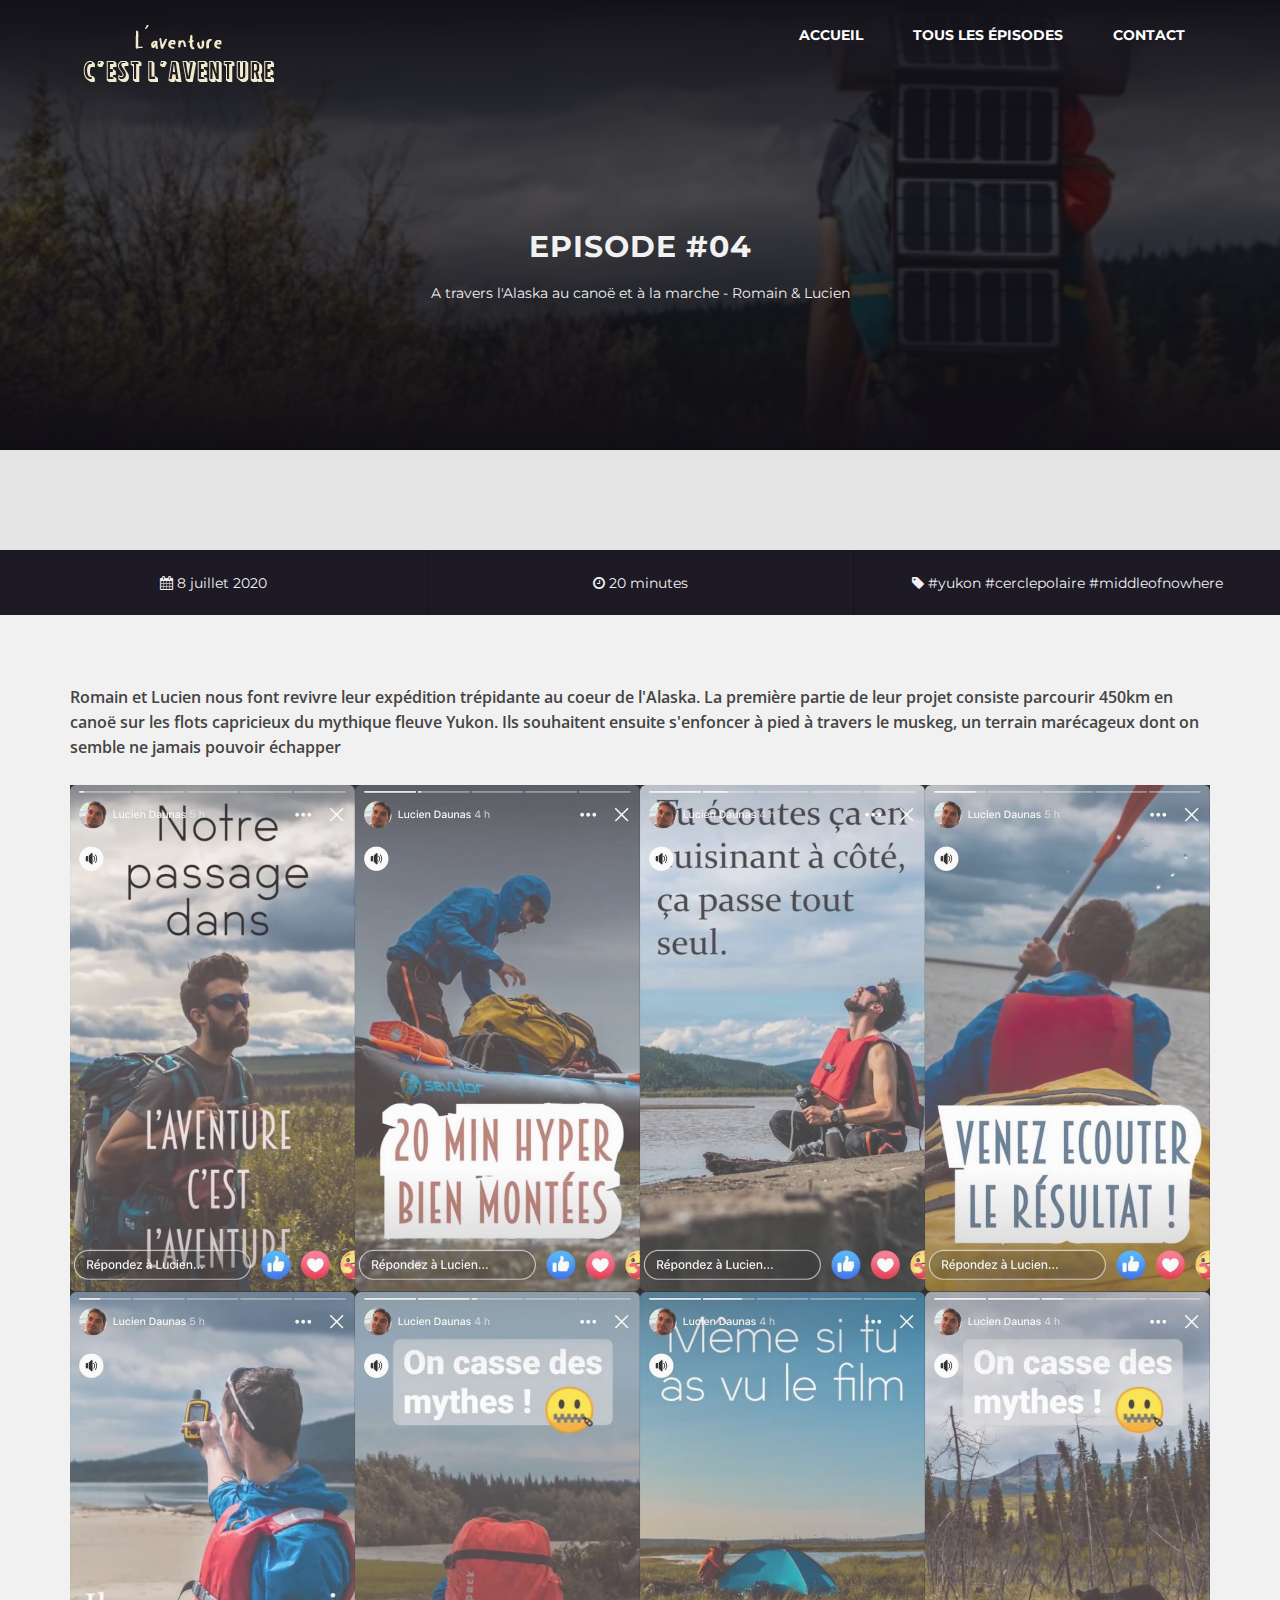
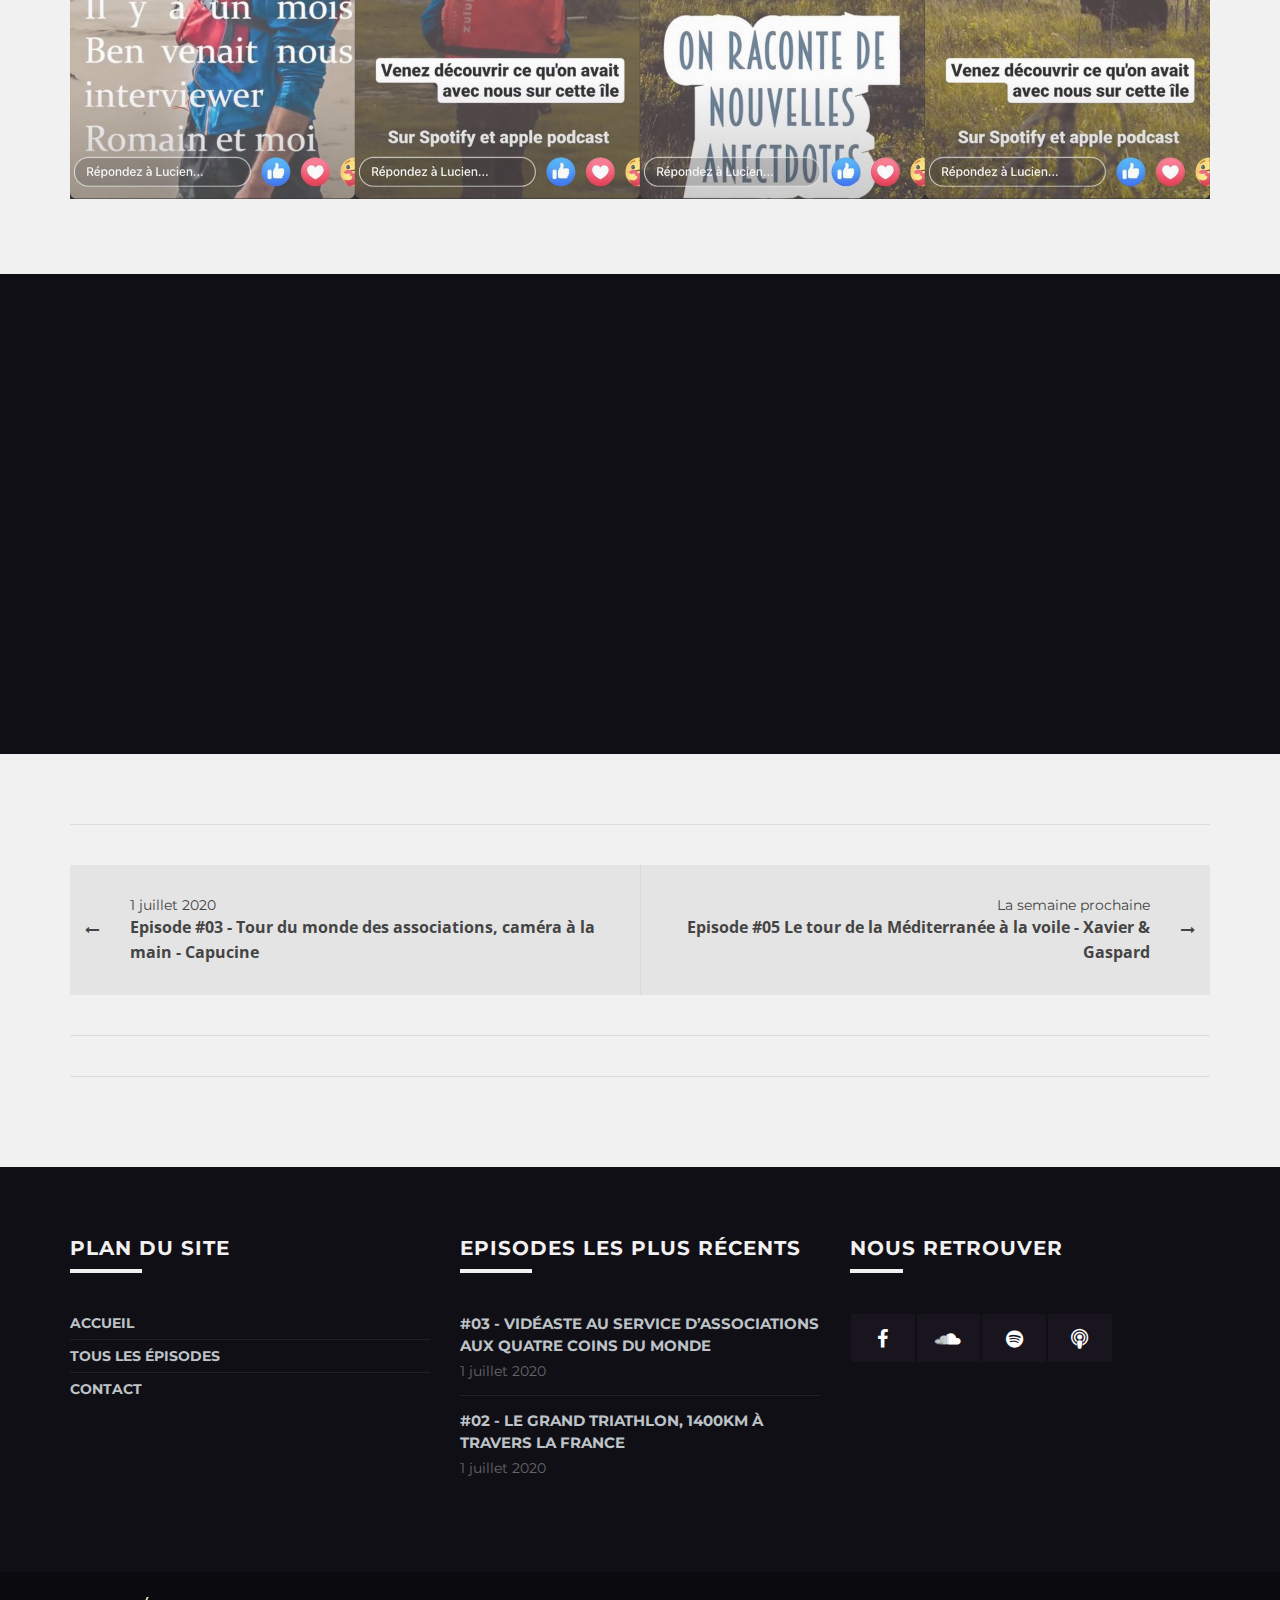
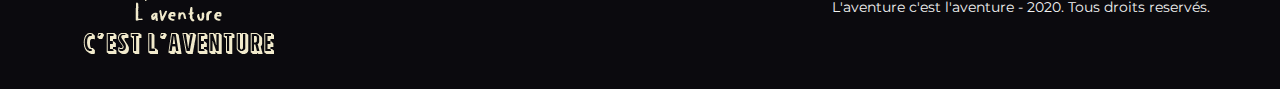
<file: podcast-soundcloud_4.html>
<!DOCTYPE html>
<html lang="en">
	
	<head>

		<!-- =================================== -->
		<!-- 		  COMPATIBILITY 			 -->
		<!-- =================================== -->
		
		<!--[if IE]><meta http-equiv="X-UA-Compatible" content="IE=edge"><![endif]-->
		<meta http-equiv="Content-Type" content="text/html; charset=utf-8" />	

		<!-- =================================== -->
		<!-- 			  TITLE 			 	 -->
		<!-- =================================== -->

		<title> L'aventure c'est l'aventure - E3</title>

		<!-- =================================== -->
		<!-- 			MORDERNIZR 			 	 -->
		<!-- =================================== -->

		<script src="assets/js/modernizr.js"></script>
		
		<!-- =================================== -->
		<!-- 			  STYLES 				 -->
		<!-- =================================== -->
		
		<!-- BOOTSTRAP MIN -->
		<link href="assets/css/bootstrap.min.css" rel="stylesheet" />
		
		<!-- MEDIA ELEMENT -->
		<link href="assets/css/mediaelementplayer.min.css" rel="stylesheet" />
		
		<!-- MAGNIFIC POPUP CSS -->
		<link href="assets/css/magnific-popup.css" rel="stylesheet" />
		
		<!-- THEME CSS -->
		<link href="assets/css/style.css" rel="stylesheet" />
		
		<!-- GOOGLE FONTS -->
		<link href='https://fonts.googleapis.com/css?family=Montserrat:400,700' rel='stylesheet' type='text/css'>
		<link href='https://fonts.googleapis.com/css?family=Open+Sans:400,600,700,300' rel='stylesheet' type='text/css'>
		
		<!-- FONT AWESOME -->
		<link href="//maxcdn.bootstrapcdn.com/font-awesome/4.5.0/css/font-awesome.min.css" rel="stylesheet" />
		
		<!-- =================================== -->
		<!-- 		 	THEME COLOR 			 -->
		<!-- =================================== -->
		
		<meta name="theme-color" content="#fff" />
		
		<!-- =================================== -->
		<!-- 			CONDITIONAL 			 -->
		<!-- =================================== -->
		
		<!--[if lt IE 9]>
			<script src="https://oss.maxcdn.com/html5shiv/3.7.2/html5shiv.min.js"></script>
			<script src="https://oss.maxcdn.com/respond/1.4.2/respond.min.js"></script>
		<![endif]-->

		<!-- =================================== -->
		<!-- 			 VIEWPORT 				 -->
		<!-- =================================== -->

		<meta name="viewport" content="width=device-width, initial-scale=1, maximum-scale=1, shrink-to-fit=no" />

		<!-- =================================== -->
		<!-- 			  AUTHOR 				 -->
		<!-- =================================== -->

		<meta name="author" content="Francois BENOIT du REY" />
		<meta name="reply-to" content="aventure.cestlaventure@gmail.com" />
		<meta name="DC.publisher" content="fbdr" />
		<meta name="generator" content="Brackets" />

		<!-- =================================== -->
		<!-- 			 CONTENT 				 -->
		<!-- =================================== -->

		<meta name="keywords" content="podcast, aventure, recit, tour du monde, vélo, canoë, voile, randonnée, desert, astronomie, nature, sport" />
		<meta name="description" content="Une chaine de podcast pour promouvoir l'aventure" />

		<!-- =================================== -->
		<!-- 			 ROBOTS 				 -->
		<!-- =================================== -->

		<meta name="GOOGLEBOT" content="INDEX, FOLLOW" />
		<meta name="robots" content="index, follow">
		<meta name="msnbot" content="NOODP" />

		<!-- =================================== -->
		<!-- 			 FACEBOOK 				 -->
		<!-- =================================== -->

		<meta property="og:locale" content="en" />
		<meta property="og:type" content="website" />
		<meta property="og:title" content="Soundcast" />
		<meta property="og:description" content="Podcast Responsive Theme" />
		<meta property="og:url" content="cestlaventure.com" />
		<meta property="og:site_name" content="L'aventure c'est l'aventure" />
		<meta property="og:image" content="assets/img/logo_final.png" />

		<!-- =================================== -->
		<!-- 			  TWITTER 				 -->
		<!-- =================================== -->

		<meta name="twitter:card" content="summary" />
		<meta name="twitter:site" content="http://cestlaventure.com" />
		<meta name="twitter:creator" content="@laventure" />
		<meta name="twitter:title" content="Podcast l'aventure c'est l'aventure" />
		<meta name="twitter:description" content="Podcast" />
		<meta name="twitter:domain" content="laventure.com" />
		<meta name="twitter:image" content="assets/img/logo_final.png" />

		<!-- =================================== -->
		<!-- 			  FAVICON 				 -->
		<!-- =================================== -->
		
		<link rel="icon" href="assets/img/favicon.png" />
		<link rel="shortcut icon" href="assets/img/favicon.png" />

	</head>

	<body itemscope itemtype="http://schema.org/WebSite">
		
		<!-- ===== HEADER ===== -->
		<header class="header absolute" itemscope itemtype="http://schema.org/Organization">
			<div class="container">
			
				<!-- ===== LOGO ===== -->
				<h1 class="logo"><a href="index.html"><img itemprop="logo" src="assets/img/logo.png" alt="Soundcast - Podcast Responsive Theme" title="Soundcast - Podcast Responsive Theme" /></a></h1>
				
				<!-- ===== NAVIGATION ===== -->
				<nav class="navigation">
					<!-- ===== MENU ===== -->
					<ul class="menu">
						<li class="menuitem"><a href="index.html">Accueil</a></li>
						<li class="menuitem"><a href="podcasts.html">Tous les épisodes</a></li>
						<li class="menuitem"><a href="contact.html">Contact</a></li>
					</ul>
					<!-- ===== HAMBURGUER ICON ===== -->
					<a href="#" class="btn-hamburguer-menu"><i class="fa fa-bars"></i></a>
				</nav>
				
			</div>
		</header>
		
		<!-- ===== MAIN ===== -->
		<main id="main" class="main">
			
			<!-- ===== PAGE HEADER ===== -->
			<header class="page-header-podcast" style="background-image: url(assets/img/cards/podcast_4.jpg)">
				<div class="page-header-inner">
					<div class="container">

						<!-- ===== BREADCRUMB ===== -->
						<!--
						<ol class="breadcrumb" itemscope itemtype="http://schema.org/BreadcrumbList">
							<li itemprop="itemListElement"><a href="index.html">Home</a></li>
							<li itemprop="itemListElement"><a href="#">Podcast</a></li>
						</ol>
						-->

						<!-- ===== PAGE HEADER CONTENT ===== -->
						<div class="page-header-content text-center">
							<h2>Episode #04</h2>
							<p>A travers l'Alaska au canoë et à la marche - Romain & Lucien</p>
						</div>

					</div>
				</div>
			</header>
			
			<!-- ===== PODCAST PLAYER ===== -->
			<div class="podcast-player">
				
				<iframe width="100%" height="1000" src="https://w.soundcloud.com/player/?url=https://soundcloud.com/aventure_aventure/episode-4-nuit-blanche&amp;color=110f16&amp;auto_play=false&amp;hide_related=false&amp;show_comments=true&amp;show_user=false&amp;show_reposts=false"></iframe> 



			</div>

			
			<!-- ===== PODCAST META ===== -->
			<div class="podcast-meta-element">
				<span class="podcast-meta-item"><i class="fa fa-calendar"></i> 8 juillet 2020</span>
				<span class="podcast-meta-item"><i class="fa fa-clock-o"></i> 20 minutes</span>
				<a class="podcast-meta-item"><i class="fa fa-tag"></i> #yukon #cerclepolaire #middleofnowhere</a>
			</div>
			

			<!-- ===== SINGLE PAGE CONTENT ===== -->
			<div class="section-negative">
				<div class="container">
					
					<!-- ===== PAGE CONTENT ===== -->
					<div class="page-content mt-70">
						

								<p> Romain et Lucien nous font revivre leur expédition trépidante au coeur de l'Alaska. La première partie de leur projet consiste parcourir 450km en canoë sur les flots capricieux du mythique fleuve Yukon. Ils souhaitent ensuite s'enfoncer à pied à travers le muskeg, un terrain marécageux dont on semble ne jamais pouvoir échapper 
								</p>

								<!-- ===== GALLERY WITH ZOOM ===== -->
								<div class="page-gallery">
									<div class="col-md-3 col-xs-4 nopadding">
										<figure class="gallery-item">
											<a href="assets/img/gallery/e4/img1.jpg" class="gallery-zoom">
												<img src="assets/img/gallery/e4/img1.jpg" alt="Gallery" title="Gallery" />
											</a>
										</figure>
									</div>
									<div class="col-md-3 col-xs-4 nopadding">
										<figure class="gallery-item">
											<a href="assets/img/gallery/e4/img2.jpg" class="gallery-zoom" title="This is a caption">
												<img src="assets/img/gallery/e4/img2.jpg" alt="Gallery" title="Gallery" />
											</a>
											
										</figure>
									</div>
									<div class="col-md-3 col-xs-4 nopadding">
										<figure class="gallery-item">
											<a href="assets/img/gallery/e4/img3.jpg" class="gallery-zoom">
												<img src="assets/img/gallery/e4/img3.jpg" alt="Gallery" title="Gallery" />
											</a>
										</figure>
									</div>
									<div class="col-md-3 col-xs-4 nopadding">
										<figure class="gallery-item">
											<a href="assets/img/gallery/large/image-3.jpg" class="gallery-zoom" title="This is a caption">
												<img src="assets/img/gallery/e4/img4.jpg" alt="Gallery" title="Gallery" />
											</a>
											
										</figure>
									</div>
									<div class="col-md-3 col-xs-4 nopadding">
										<figure class="gallery-item">
											<a href="assets/img/gallery/e4/img5.jpg" class="gallery-zoom">
												<img src="assets/img/gallery/e4/img5.jpg" alt="Gallery" title="Gallery" />
											</a>
										</figure>
									</div>
									<div class="col-md-3 col-xs-4 nopadding">
										<figure class="gallery-item">
											<a href="assets/img/gallery/e4/img6.jpg" class="gallery-zoom">
												<img src="assets/img/gallery/e4/img6.jpg" alt="Gallery" title="Gallery" />
											</a>
										</figure>
									</div>
									<div class="col-md-3 col-xs-4 nopadding">
										<figure class="gallery-item">
											<a href="assets/img/gallery/e4/img7.jpg" class="gallery-zoom">
												<img src="assets/img/gallery/e4/img7.jpg" alt="Gallery" title="Gallery" />
											</a>
										</figure>
									</div>
									<div class="col-md-3 col-xs-4 nopadding">
										<figure class="gallery-item">
											<a href="assets/img/gallery/e4/img8.jpg" class="gallery-zoom">
												<img src="assets/img/gallery/e4/img8.jpg" alt="Gallery" title="Gallery" />
											</a>
										</figure>
									</div>
								</div>
								
					</div>
				</div>
			</div>

			<div class="podcast-player">
				<div class="podcast-player-inner">
					<div class="container">

						<iframe width="100% content-box" height = "400em" src="https://www.youtube.com/embed/LRVe_nAvYto" frameborder="0" allow="accelerometer; autoplay; encrypted-media; gyroscope; picture-in-picture" allowfullscreen></iframe>

					</div>
				</div>
			</div>

			<!-- ===== SINGLE PAGE CONTENT ===== -->
			<div class="section-negative">
				<div class="container">
						
					<!-- ===== PAGE CONTENT ===== -->
					<div class="page-content mt-70">

							<!-- ===== HR ===== -->
							<hr />
							
							<!-- ===== PREV AND NEXT ===== -->
							<div class="page-pagination">
								<!-- ===== PREV ===== -->
								<a href="podcast-soundcloud_3.html" class="page-pagination-prev">
									<i class="fa fa-long-arrow-left"></i>
									<span>1 juillet 2020</span>
									<p>Episode #03 - Tour du monde des associations, caméra à la main - Capucine </p>
								</a>
								<!-- ===== NEXT ===== -->
								<a href="podcast-soundcloud_5.html" class="page-pagination-next">
									<i class="fa fa-long-arrow-right"></i>
									<span>La semaine prochaine</span>
									<p>Episode #05 Le tour de la Méditerranée à la voile - Xavier & Gaspard</p>
								</a>
							</div>
							
							<!-- ===== HR ===== -->
							<hr />
							

							
							<!-- ===== HR ===== -->
							<hr />
	
							</div>
							
						</div>
						
					</div>
					
				</div>
			</div>
			
		</main>
		
<!-- ===== FOOTER ===== -->
		<footer class="footer">
			
			<!-- ===== FOOTER CONTENT INFORMATION ===== -->
			<section class="section-positive">
				<div class="container">
					
					<div class="row mt-70 mb-30">
						
						<!-- ===== SITEMAP ===== -->
						<div class="col-sm-4 mb-40">
							<h2 class="title-separator white">Plan du site</h2>
							<ul class="footer-list">
								<li><a href="index.html">Accueil</a></li>
								<li><a href="podcasts.html">Tous les épisodes</a></li>
								<li><a href="contact.html">Contact</a></li>
							</ul>
						</div>
						
						<!-- ===== PODCASTS EPISODES ===== -->
						<div class="col-sm-4 mb-40">
							<h2 class="title-separator white"> Episodes les plus récents</h2>
							<ul class="footer-complement">
								<li>
									<a href="podcast-soundcloud_3.html">#03 - Vidéaste au service d’associations aux quatre coins du monde</a>
									<span>1 juillet 2020</span>
								</li>
								<li>
									<a href="podcast-soundcloud_2.html">#02 - Le Grand Triathlon, 1400km à travers la France</a>
									<span>1 juillet 2020</span>
								</li>
							</ul>
						</div>
						

						
						<!-- ===== SOCIAL CONNECTION ===== -->
						<div class="col-sm-3 mb-40">
							<h2 class="title-separator white">Nous retrouver</h2>
							<ul class="social-list">
								<li class="social-item"><a href="#https://www.facebook.com/LAventure-cest-lAventure-106330647807188/" target="_blank"><i class="fa fa-facebook"></i></a></li>
								<li class="social-item"><a href="https://soundcloud.com/aventure_aventure" target="_blank"><i class="fa fa-soundcloud"></i></a></li>
								<li class="social-item"><a href="#" target="_blank"><i class="fa fa-spotify"></i></a></li>
								<li class="social-item"><a href="#" target="_blank"><i class="fa fa-podcast"></i></a></li>
							</ul>
						</div>
						
					</div>
					
				</div>
			</section>
			
			<!-- ===== FOOTER INFORMATION ===== -->
			<section class="footer-credits">
				<div class="container">
					
					<div class="row">
						
						<!-- ===== CREDIT LOGO ===== -->
						<div class="col-sm-6 footer-logo">
							<h2><a href="index.html"><img src="assets/img/logo.png" alt="Soudcast - Podcast Responsive Theme" title="Soundcast - Podcast Responsive Theme" /></a></h2>
						</div>
						
						<!-- ===== CREDIT LOGO ===== -->
						<div class="col-sm-6 text-right">
							L'aventure c'est l'aventure - 2020. Tous droits reservés.
						</div>
						
					</div>
					
				</div>
			</section>
			
		</footer>
		<!-- =================================== -->
		<!-- 			  SCRIPTS 				 -->
		<!-- =================================== -->
		
		<!-- JQUERY -->
		<script src="assets/js/jquery-1.11.min.js"></script>
		
		<!-- BOOTSTRAP JS -->
		<script src="assets/js/bootstrap.min.js"></script>
		
		<!-- MEDIA ELEMENT -->
		<script src="assets/js/mediaelement-and-player.min.js"></script>
		
		<!-- MAGNIFIC POPUP -->
		<script src="assets/js/magnific-popup.min.js"></script>
		
		<!-- FORM VALIDATE -->
		<script src="assets/js/validate.min.js"></script>
		
		<!-- PLACEHOLDER FOR IE -->
		<script src="assets/js/placeholder.min.js"></script>
		
		<!-- THEME JS -->
		<script src="assets/js/main.js"></script>

	</body>

</html>
</file>
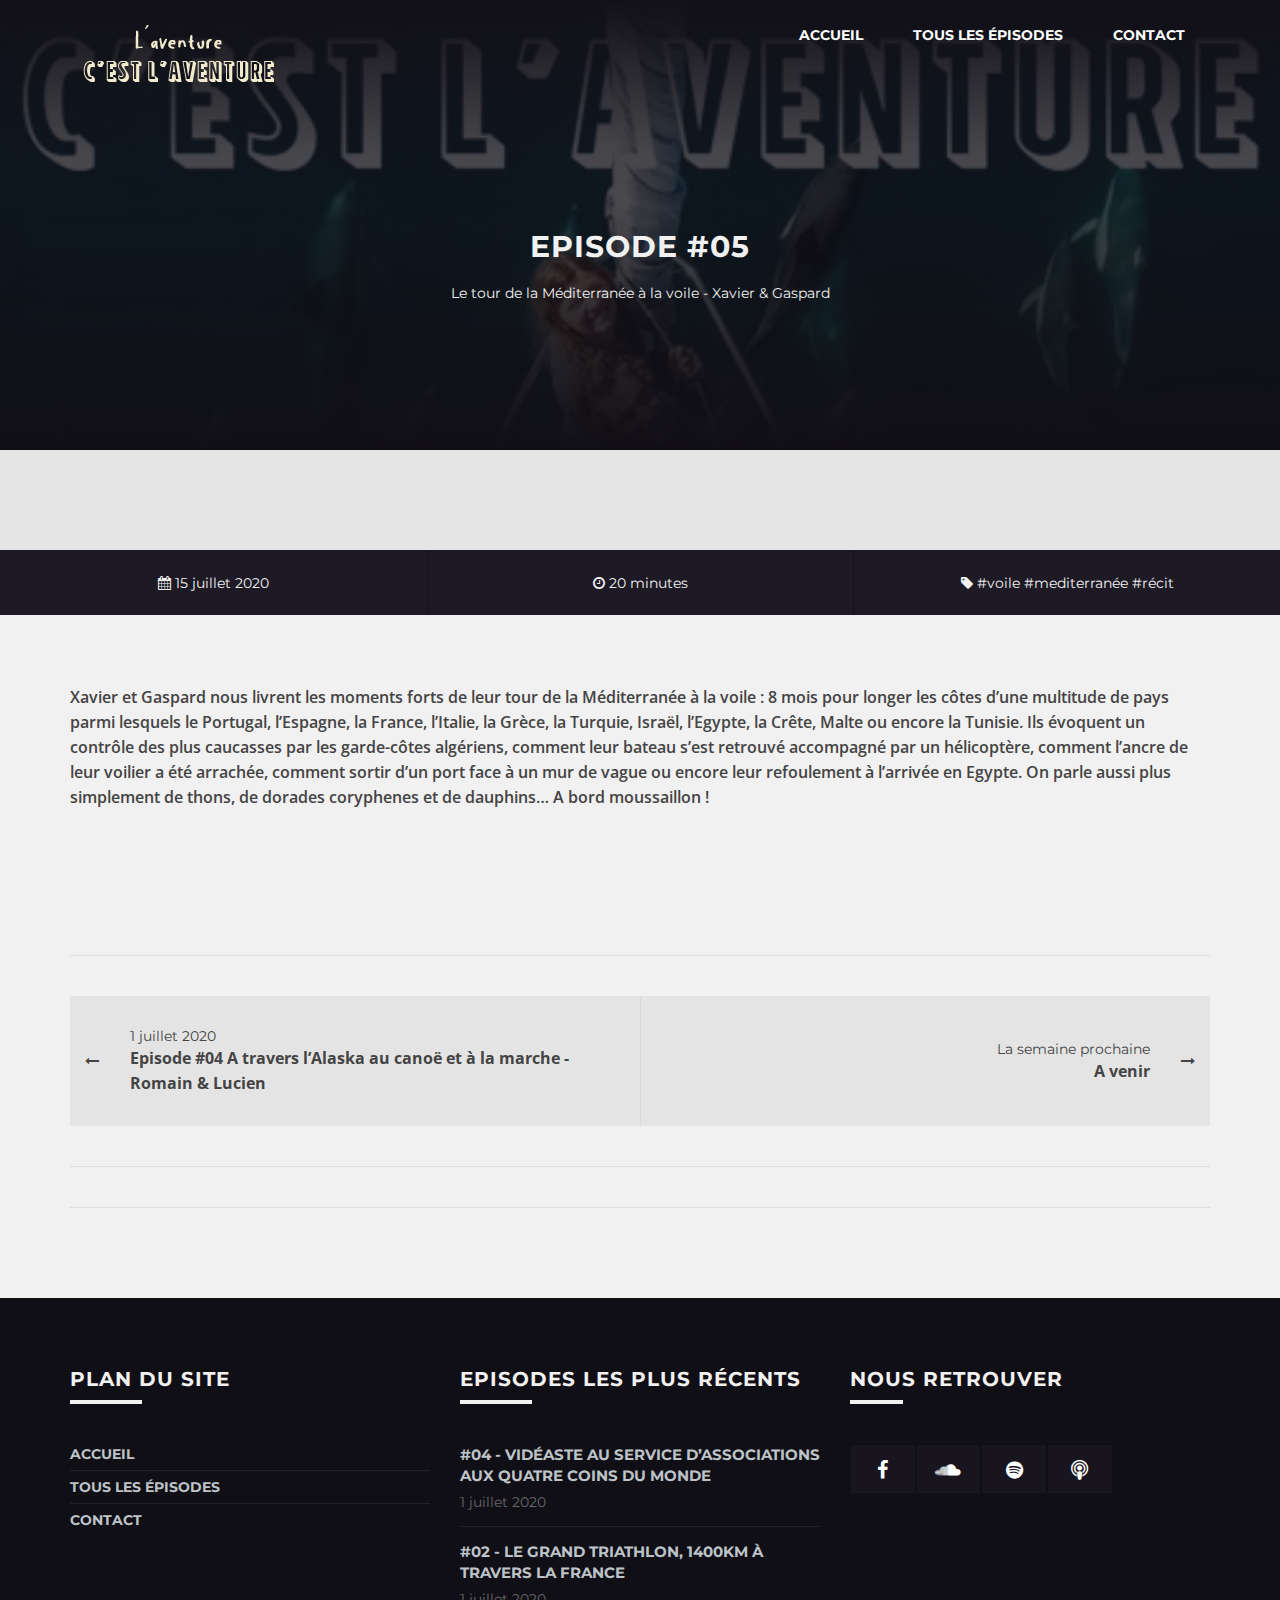
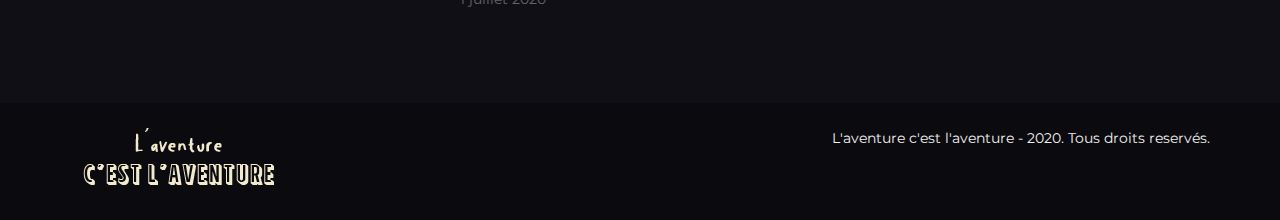
<file: podcast-soundcloud_5.html>
<!DOCTYPE html>
<html lang="en">
	
	<head>

		<!-- =================================== -->
		<!-- 		  COMPATIBILITY 			 -->
		<!-- =================================== -->
		
		<!--[if IE]><meta http-equiv="X-UA-Compatible" content="IE=edge"><![endif]-->
		<meta http-equiv="Content-Type" content="text/html; charset=utf-8" />	

		<!-- =================================== -->
		<!-- 			  TITLE 			 	 -->
		<!-- =================================== -->

		<title> L'aventure c'est l'aventure - E3</title>

		<!-- =================================== -->
		<!-- 			MORDERNIZR 			 	 -->
		<!-- =================================== -->

		<script src="assets/js/modernizr.js"></script>
		
		<!-- =================================== -->
		<!-- 			  STYLES 				 -->
		<!-- =================================== -->
		
		<!-- BOOTSTRAP MIN -->
		<link href="assets/css/bootstrap.min.css" rel="stylesheet" />
		
		<!-- MEDIA ELEMENT -->
		<link href="assets/css/mediaelementplayer.min.css" rel="stylesheet" />
		
		<!-- MAGNIFIC POPUP CSS -->
		<link href="assets/css/magnific-popup.css" rel="stylesheet" />
		
		<!-- THEME CSS -->
		<link href="assets/css/style.css" rel="stylesheet" />
		
		<!-- GOOGLE FONTS -->
		<link href='https://fonts.googleapis.com/css?family=Montserrat:400,700' rel='stylesheet' type='text/css'>
		<link href='https://fonts.googleapis.com/css?family=Open+Sans:400,600,700,300' rel='stylesheet' type='text/css'>
		
		<!-- FONT AWESOME -->
		<link href="//maxcdn.bootstrapcdn.com/font-awesome/4.5.0/css/font-awesome.min.css" rel="stylesheet" />
		
		<!-- =================================== -->
		<!-- 		 	THEME COLOR 			 -->
		<!-- =================================== -->
		
		<meta name="theme-color" content="#fff" />
		
		<!-- =================================== -->
		<!-- 			CONDITIONAL 			 -->
		<!-- =================================== -->
		
		<!--[if lt IE 9]>
			<script src="https://oss.maxcdn.com/html5shiv/3.7.2/html5shiv.min.js"></script>
			<script src="https://oss.maxcdn.com/respond/1.4.2/respond.min.js"></script>
		<![endif]-->

		<!-- =================================== -->
		<!-- 			 VIEWPORT 				 -->
		<!-- =================================== -->

		<meta name="viewport" content="width=device-width, initial-scale=1, maximum-scale=1, shrink-to-fit=no" />

		<!-- =================================== -->
		<!-- 			  AUTHOR 				 -->
		<!-- =================================== -->

		<meta name="author" content="Francois BENOIT du REY" />
		<meta name="reply-to" content="aventure.cestlaventure@gmail.com" />
		<meta name="DC.publisher" content="fbdr" />
		<meta name="generator" content="Brackets" />

		<!-- =================================== -->
		<!-- 			 CONTENT 				 -->
		<!-- =================================== -->

		<meta name="keywords" content="podcast, aventure, recit, tour du monde, vélo, canoë, voile, randonnée, desert, astronomie, nature, sport" />
		<meta name="description" content="Une chaine de podcast pour promouvoir l'aventure" />

		<!-- =================================== -->
		<!-- 			 ROBOTS 				 -->
		<!-- =================================== -->

		<meta name="GOOGLEBOT" content="INDEX, FOLLOW" />
		<meta name="robots" content="index, follow">
		<meta name="msnbot" content="NOODP" />

		<!-- =================================== -->
		<!-- 			 FACEBOOK 				 -->
		<!-- =================================== -->

		<meta property="og:locale" content="en" />
		<meta property="og:type" content="website" />
		<meta property="og:title" content="Soundcast" />
		<meta property="og:description" content="Podcast Responsive Theme" />
		<meta property="og:url" content="cestlaventure.com" />
		<meta property="og:site_name" content="L'aventure c'est l'aventure" />
		<meta property="og:image" content="assets/img/logo_final.png" />

		<!-- =================================== -->
		<!-- 			  TWITTER 				 -->
		<!-- =================================== -->

		<meta name="twitter:card" content="summary" />
		<meta name="twitter:site" content="http://cestlaventure.com" />
		<meta name="twitter:creator" content="@laventure" />
		<meta name="twitter:title" content="Podcast l'aventure c'est l'aventure" />
		<meta name="twitter:description" content="Podcast" />
		<meta name="twitter:domain" content="laventure.com" />
		<meta name="twitter:image" content="assets/img/logo_final.png" />

		<!-- =================================== -->
		<!-- 			  FAVICON 				 -->
		<!-- =================================== -->
		
		<link rel="icon" href="assets/img/favicon.png" />
		<link rel="shortcut icon" href="assets/img/favicon.png" />

	</head>

	<body itemscope itemtype="http://schema.org/WebSite">
		
		<!-- ===== HEADER ===== -->
		<header class="header absolute" itemscope itemtype="http://schema.org/Organization">
			<div class="container">
			
				<!-- ===== LOGO ===== -->
				<h1 class="logo"><a href="index.html"><img itemprop="logo" src="assets/img/logo.png" alt="Soundcast - Podcast Responsive Theme" title="Soundcast - Podcast Responsive Theme" /></a></h1>
				
				<!-- ===== NAVIGATION ===== -->
				<nav class="navigation">
					<!-- ===== MENU ===== -->
					<ul class="menu">
						<li class="menuitem"><a href="index.html">Accueil</a></li>
						<li class="menuitem"><a href="podcasts.html">Tous les épisodes</a></li>
						<li class="menuitem"><a href="contact.html">Contact</a></li>
					</ul>
					<!-- ===== HAMBURGUER ICON ===== -->
					<a href="#" class="btn-hamburguer-menu"><i class="fa fa-bars"></i></a>
				</nav>
				
			</div>
		</header>
		
		<!-- ===== MAIN ===== -->
		<main id="main" class="main">
			
			<!-- ===== PAGE HEADER ===== -->
			<header class="page-header-podcast" style="background-image: url(assets/img/cards/podcast_5.jpg)">
				<div class="page-header-inner">
					<div class="container">



						<!-- ===== PAGE HEADER CONTENT ===== -->
						<div class="page-header-content text-center">
							<h2>Episode #05</h2>
							<p>Le tour de la Méditerranée à la voile - Xavier & Gaspard</p>
						</div>

					</div>
				</div>
			</header>
			
			<!-- ===== PODCAST PLAYER ===== -->
			<div class="podcast-player">
				
				<iframe width="100%" height="100" src="https://w.soundcloud.com/player/?url=https://soundcloud.com/aventure_aventure/5a-1&amp;color=110f16&amp;auto_play=false&amp;hide_related=false&amp;show_comments=true&amp;show_user=false&amp;show_reposts=false"></iframe> 



			</div>

			
			<!-- ===== PODCAST META ===== -->
			<div class="podcast-meta-element">
				<span class="podcast-meta-item"><i class="fa fa-calendar"></i> 15 juillet 2020</span>
				<span class="podcast-meta-item"><i class="fa fa-clock-o"></i> 20 minutes</span>
				<a class="podcast-meta-item"><i class="fa fa-tag"></i> #voile #mediterranée #récit</a>
			</div>
			

			<!-- ===== SINGLE PAGE CONTENT ===== -->
			<div class="section-negative">
				<div class="container">
					
					<!-- ===== PAGE CONTENT ===== -->
					<div class="page-content mt-70">
						

								<p>Xavier et Gaspard nous livrent les moments forts de leur tour de la Méditerranée à la voile : 8 mois pour longer les côtes d’une multitude de pays parmi lesquels le Portugal, l’Espagne, la France, l’Italie, la Grèce, la Turquie, Israël, l’Egypte, la Crête, Malte ou encore la Tunisie. Ils évoquent un contrôle des plus caucasses par les garde-côtes algériens, comment leur bateau s’est retrouvé accompagné par un hélicoptère, comment l’ancre de leur voilier a été arrachée, comment sortir d’un port face à un mur de vague ou encore leur refoulement à l’arrivée en Egypte. On parle aussi plus simplement de thons, de dorades coryphenes et de dauphins… A bord moussaillon !


								</p>

								
								
					</div>
				</div>
			</div>
			<!--
			<div class="podcast-player">
				<div class="podcast-player-inner">
					<div class="container">

						<iframe width="100% content-box" height = "400em" src="https://www.youtube.com/embed/LRVe_nAvYto" frameborder="0" allow="accelerometer; autoplay; encrypted-media; gyroscope; picture-in-picture" allowfullscreen></iframe>

					</div>
				</div>
			</div>-->

			<!-- ===== SINGLE PAGE CONTENT ===== -->
			<div class="section-negative">
				<div class="container">
						
					<!-- ===== PAGE CONTENT ===== -->
					<div class="page-content mt-70">

							<!-- ===== HR ===== -->
							<hr />
							
							<!-- ===== PREV AND NEXT ===== -->
							<div class="page-pagination">
								<!-- ===== PREV ===== -->
								<a href="podcast-soundcloud_4.html" class="page-pagination-prev">
									<i class="fa fa-long-arrow-left"></i>
									<span>1 juillet 2020</span>
									<p>Episode #04 A travers l’Alaska au canoë et à la marche - Romain & Lucien </p>
								</a>
								<!-- ===== NEXT ===== -->
								<a href="#" class="page-pagination-next">
									<i class="fa fa-long-arrow-right"></i>
									<span>La semaine prochaine</span>
									<p> A venir </p>
								</a>
							</div>
							
							<!-- ===== HR ===== -->
							<hr />
							

							
							<!-- ===== HR ===== -->
							<hr />
	
							</div>
							
						</div>
						
					</div>
					
				</div>
			</div>
			
		</main>
		
<!-- ===== FOOTER ===== -->
		<footer class="footer">
			
			<!-- ===== FOOTER CONTENT INFORMATION ===== -->
			<section class="section-positive">
				<div class="container">
					
					<div class="row mt-70 mb-30">
						
						<!-- ===== SITEMAP ===== -->
						<div class="col-sm-4 mb-40">
							<h2 class="title-separator white">Plan du site</h2>
							<ul class="footer-list">
								<li><a href="index.html">Accueil</a></li>
								<li><a href="podcasts.html">Tous les épisodes</a></li>
								<li><a href="contact.html">Contact</a></li>
							</ul>
						</div>
						
						<!-- ===== PODCASTS EPISODES ===== -->
						<div class="col-sm-4 mb-40">
							<h2 class="title-separator white"> Episodes les plus récents</h2>
							<ul class="footer-complement">
								<li>
									<a href="podcast-soundcloud_3.html">#04 - Vidéaste au service d’associations aux quatre coins du monde</a>
									<span>1 juillet 2020</span>
								</li>
								<li>
									<a href="podcast-soundcloud_2.html">#02 - Le Grand Triathlon, 1400km à travers la France</a>
									<span>1 juillet 2020</span>
								</li>
							</ul>
						</div>
						

						
						<!-- ===== SOCIAL CONNECTION ===== -->
						<div class="col-sm-3 mb-40">
							<h2 class="title-separator white">Nous retrouver</h2>
							<ul class="social-list">
								<li class="social-item"><a href="#https://www.facebook.com/LAventure-cest-lAventure-106330647807188/" target="_blank"><i class="fa fa-facebook"></i></a></li>
								<li class="social-item"><a href="https://soundcloud.com/aventure_aventure" target="_blank"><i class="fa fa-soundcloud"></i></a></li>
								<li class="social-item"><a href="#" target="_blank"><i class="fa fa-spotify"></i></a></li>
								<li class="social-item"><a href="#" target="_blank"><i class="fa fa-podcast"></i></a></li>
							</ul>
						</div>
						
					</div>
					
				</div>
			</section>
			
			<!-- ===== FOOTER INFORMATION ===== -->
			<section class="footer-credits">
				<div class="container">
					
					<div class="row">
						
						<!-- ===== CREDIT LOGO ===== -->
						<div class="col-sm-6 footer-logo">
							<h2><a href="index.html"><img src="assets/img/logo.png" alt="Soudcast - Podcast Responsive Theme" title="Soundcast - Podcast Responsive Theme" /></a></h2>
						</div>
						
						<!-- ===== CREDIT LOGO ===== -->
						<div class="col-sm-6 text-right">
							L'aventure c'est l'aventure - 2020. Tous droits reservés.
						</div>
						
					</div>
					
				</div>
			</section>
			
		</footer>
		<!-- =================================== -->
		<!-- 			  SCRIPTS 				 -->
		<!-- =================================== -->
		
		<!-- JQUERY -->
		<script src="assets/js/jquery-1.11.min.js"></script>
		
		<!-- BOOTSTRAP JS -->
		<script src="assets/js/bootstrap.min.js"></script>
		
		<!-- MEDIA ELEMENT -->
		<script src="assets/js/mediaelement-and-player.min.js"></script>
		
		<!-- MAGNIFIC POPUP -->
		<script src="assets/js/magnific-popup.min.js"></script>
		
		<!-- FORM VALIDATE -->
		<script src="assets/js/validate.min.js"></script>
		
		<!-- PLACEHOLDER FOR IE -->
		<script src="assets/js/placeholder.min.js"></script>
		
		<!-- THEME JS -->
		<script src="assets/js/main.js"></script>

	</body>

</html>
</file>
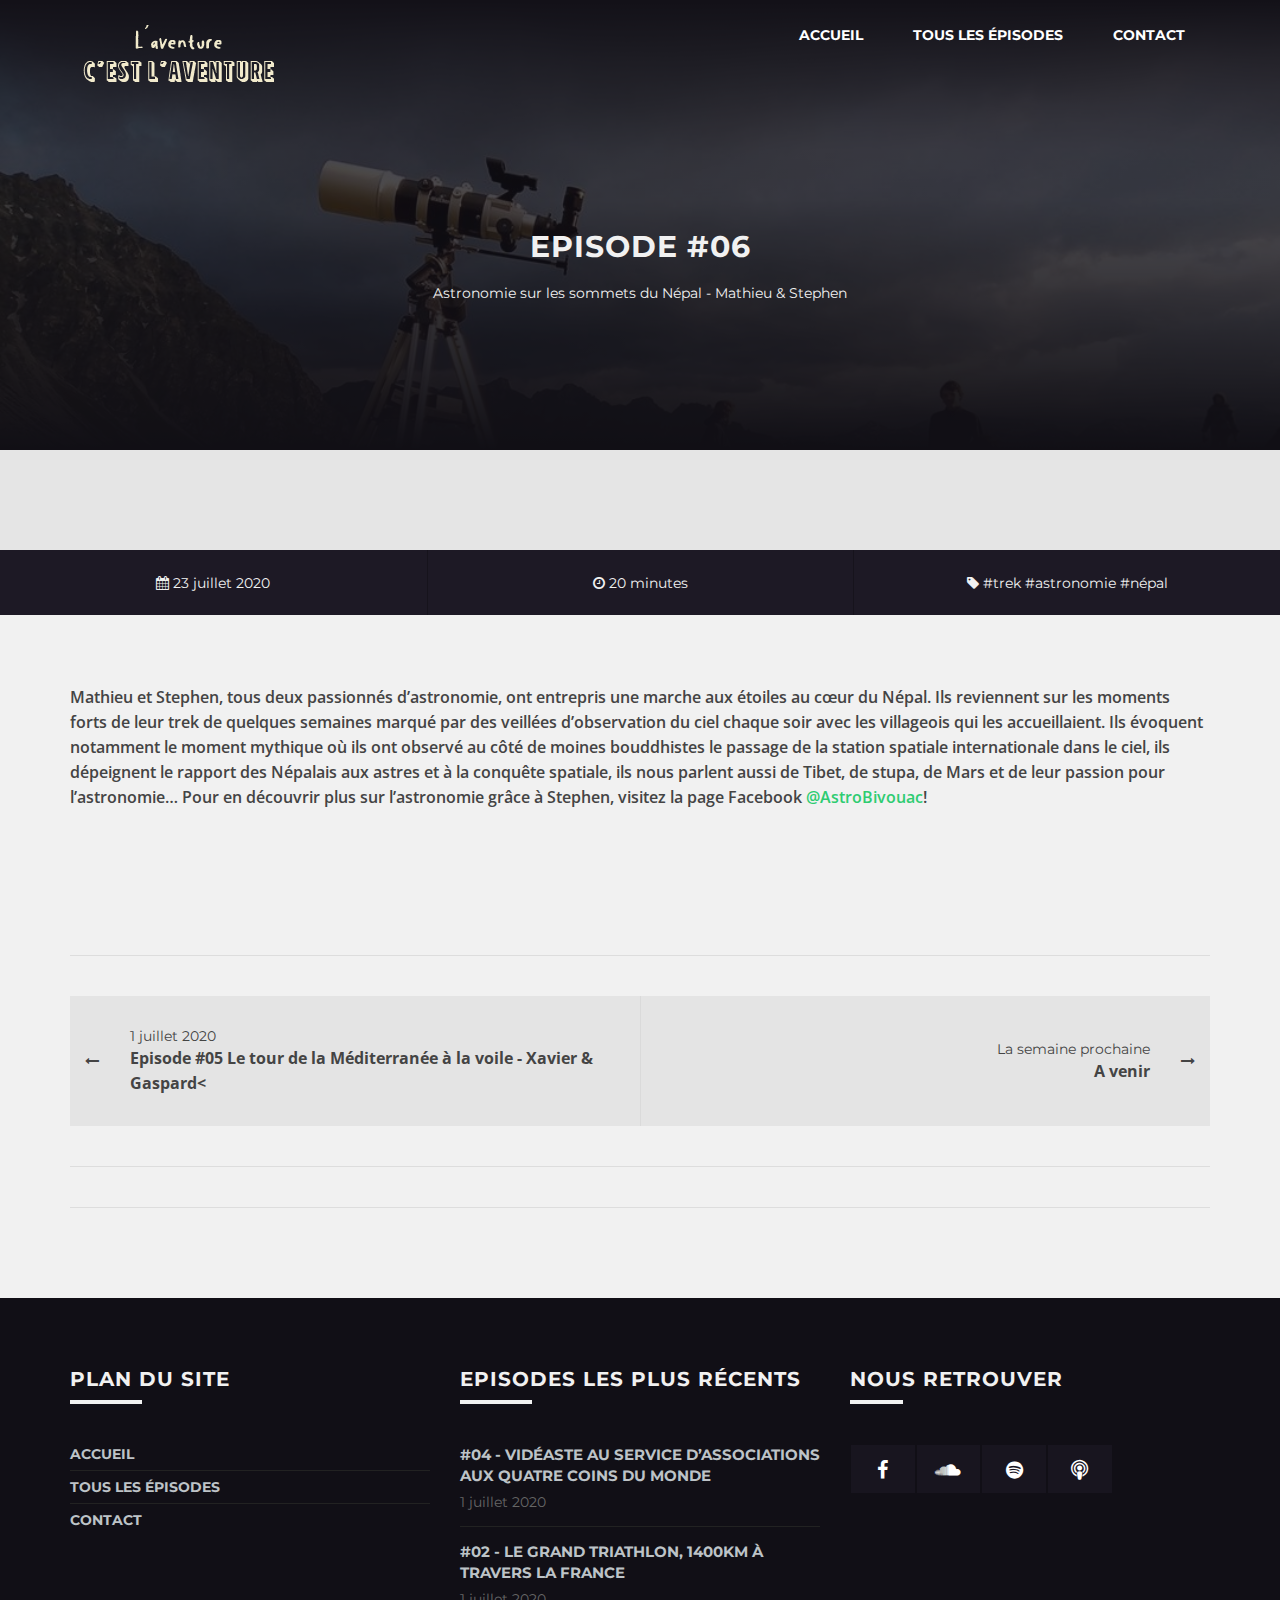
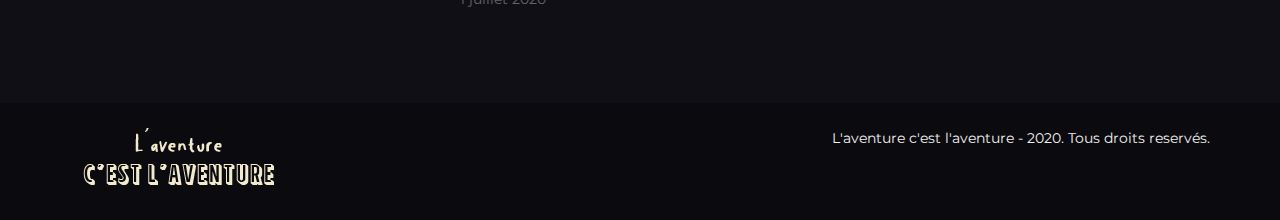
<file: podcast-soundcloud_6.html>
<!DOCTYPE html>
<html lang="en">
	
	<head>

		<!-- =================================== -->
		<!-- 		  COMPATIBILITY 			 -->
		<!-- =================================== -->
		
		<!--[if IE]><meta http-equiv="X-UA-Compatible" content="IE=edge"><![endif]-->
		<meta http-equiv="Content-Type" content="text/html; charset=utf-8" />	

		<!-- =================================== -->
		<!-- 			  TITLE 			 	 -->
		<!-- =================================== -->

		<title> L'aventure c'est l'aventure - E6</title>

		<!-- =================================== -->
		<!-- 			MORDERNIZR 			 	 -->
		<!-- =================================== -->

		<script src="assets/js/modernizr.js"></script>
		
		<!-- =================================== -->
		<!-- 			  STYLES 				 -->
		<!-- =================================== -->
		
		<!-- BOOTSTRAP MIN -->
		<link href="assets/css/bootstrap.min.css" rel="stylesheet" />
		
		<!-- MEDIA ELEMENT -->
		<link href="assets/css/mediaelementplayer.min.css" rel="stylesheet" />
		
		<!-- MAGNIFIC POPUP CSS -->
		<link href="assets/css/magnific-popup.css" rel="stylesheet" />
		
		<!-- THEME CSS -->
		<link href="assets/css/style.css" rel="stylesheet" />
		
		<!-- GOOGLE FONTS -->
		<link href='https://fonts.googleapis.com/css?family=Montserrat:400,700' rel='stylesheet' type='text/css'>
		<link href='https://fonts.googleapis.com/css?family=Open+Sans:400,600,700,300' rel='stylesheet' type='text/css'>
		
		<!-- FONT AWESOME -->
		<link href="//maxcdn.bootstrapcdn.com/font-awesome/4.5.0/css/font-awesome.min.css" rel="stylesheet" />
		
		<!-- =================================== -->
		<!-- 		 	THEME COLOR 			 -->
		<!-- =================================== -->
		
		<meta name="theme-color" content="#fff" />
		
		<!-- =================================== -->
		<!-- 			CONDITIONAL 			 -->
		<!-- =================================== -->
		
		<!--[if lt IE 9]>
			<script src="https://oss.maxcdn.com/html5shiv/3.7.2/html5shiv.min.js"></script>
			<script src="https://oss.maxcdn.com/respond/1.4.2/respond.min.js"></script>
		<![endif]-->

		<!-- =================================== -->
		<!-- 			 VIEWPORT 				 -->
		<!-- =================================== -->

		<meta name="viewport" content="width=device-width, initial-scale=1, maximum-scale=1, shrink-to-fit=no" />

		<!-- =================================== -->
		<!-- 			  AUTHOR 				 -->
		<!-- =================================== -->

		<meta name="author" content="Francois BENOIT du REY" />
		<meta name="reply-to" content="aventure.cestlaventure@gmail.com" />
		<meta name="DC.publisher" content="fbdr" />
		<meta name="generator" content="Brackets" />

		<!-- =================================== -->
		<!-- 			 CONTENT 				 -->
		<!-- =================================== -->

		<meta name="keywords" content="podcast, aventure, recit, tour du monde, vélo, canoë, voile, randonnée, desert, astronomie, nature, sport" />
		<meta name="description" content="Une chaine de podcast pour promouvoir l'aventure" />

		<!-- =================================== -->
		<!-- 			 ROBOTS 				 -->
		<!-- =================================== -->

		<meta name="GOOGLEBOT" content="INDEX, FOLLOW" />
		<meta name="robots" content="index, follow">
		<meta name="msnbot" content="NOODP" />

		<!-- =================================== -->
		<!-- 			 FACEBOOK 				 -->
		<!-- =================================== -->

		<meta property="og:locale" content="en" />
		<meta property="og:type" content="website" />
		<meta property="og:title" content="Soundcast" />
		<meta property="og:description" content="Podcast Responsive Theme" />
		<meta property="og:url" content="cestlaventure.com" />
		<meta property="og:site_name" content="L'aventure c'est l'aventure" />
		<meta property="og:image" content="assets/img/logo_final.png" />

		<!-- =================================== -->
		<!-- 			  TWITTER 				 -->
		<!-- =================================== -->

		<meta name="twitter:card" content="summary" />
		<meta name="twitter:site" content="http://cestlaventure.com" />
		<meta name="twitter:creator" content="@laventure" />
		<meta name="twitter:title" content="Podcast l'aventure c'est l'aventure" />
		<meta name="twitter:description" content="Podcast" />
		<meta name="twitter:domain" content="laventure.com" />
		<meta name="twitter:image" content="assets/img/logo_final.png" />

		<!-- =================================== -->
		<!-- 			  FAVICON 				 -->
		<!-- =================================== -->
		
		<link rel="icon" href="assets/img/favicon.png" />
		<link rel="shortcut icon" href="assets/img/favicon.png" />

	</head>

	<body itemscope itemtype="http://schema.org/WebSite">
		
		<!-- ===== HEADER ===== -->
		<header class="header absolute" itemscope itemtype="http://schema.org/Organization">
			<div class="container">
			
				<!-- ===== LOGO ===== -->
				<h1 class="logo"><a href="index.html"><img itemprop="logo" src="assets/img/logo.png" alt="Soundcast - Podcast Responsive Theme" title="Soundcast - Podcast Responsive Theme" /></a></h1>
				
				<!-- ===== NAVIGATION ===== -->
				<nav class="navigation">
					<!-- ===== MENU ===== -->
					<ul class="menu">
						<li class="menuitem"><a href="index.html">Accueil</a></li>
						<li class="menuitem"><a href="podcasts.html">Tous les épisodes</a></li>
						<li class="menuitem"><a href="contact.html">Contact</a></li>
					</ul>
					<!-- ===== HAMBURGUER ICON ===== -->
					<a href="#" class="btn-hamburguer-menu"><i class="fa fa-bars"></i></a>
				</nav>
				
			</div>
		</header>
		
		<!-- ===== MAIN ===== -->
		<main id="main" class="main">
			
			<!-- ===== PAGE HEADER ===== -->
			<header class="page-header-podcast" style="background-image: url(assets/img/cards/podcast_6_cover.jpg)">
				<div class="page-header-inner">
					<div class="container">



						<!-- ===== PAGE HEADER CONTENT ===== -->
						<div class="page-header-content text-center">
							<h2>Episode #06</h2>
							<p>Astronomie sur les sommets du Népal - Mathieu & Stephen</p>
						</div>

					</div>
				</div>
			</header>
			
			<!-- ===== PODCAST PLAYER ===== -->
			<div class="podcast-player">
				
				<iframe width="100%" height="100" src="https://w.soundcloud.com/player/?url=https://soundcloud.com/aventure_aventure/6-astronomie-sur-les-sommets-du-nepal-mathieu-stephen&amp;color=110f16&amp;auto_play=false&amp;hide_related=false&amp;show_comments=true&amp;show_user=false&amp;show_reposts=false"></iframe> 



			</div>

			
			<!-- ===== PODCAST META ===== -->
			<div class="podcast-meta-element">
				<span class="podcast-meta-item"><i class="fa fa-calendar"></i> 23 juillet 2020</span>
				<span class="podcast-meta-item"><i class="fa fa-clock-o"></i> 20 minutes</span>
				<a class="podcast-meta-item"><i class="fa fa-tag"></i> #trek #astronomie #népal</a>
			</div>
			

			<!-- ===== SINGLE PAGE CONTENT ===== -->
			<div class="section-negative">
				<div class="container">
					
					<!-- ===== PAGE CONTENT ===== -->
					<div class="page-content mt-70">
						

								<p>Mathieu et Stephen, tous deux passionnés d’astronomie, ont entrepris une marche aux étoiles au cœur du Népal. Ils reviennent sur les moments forts de leur trek de quelques semaines marqué par des veillées d’observation du ciel chaque soir avec les villageois qui les accueillaient. Ils évoquent notamment le moment mythique où ils ont observé au côté de moines bouddhistes le passage de la station spatiale internationale dans le ciel, ils dépeignent le rapport des Népalais aux astres et à la conquête spatiale, ils nous parlent aussi de Tibet, de stupa, de Mars et de leur passion pour l’astronomie…

								Pour en découvrir plus sur l’astronomie grâce à Stephen, visitez la page Facebook <a href="https://www.facebook.com/AstroBivouac/" class="page-pagination-prev"><span>@AstroBivouac</span></a>!


								</p>

								
								
					</div>
				</div>
			</div>
			<!--
			<div class="podcast-player">
				<div class="podcast-player-inner">
					<div class="container">

						<iframe width="100% content-box" height = "400em" src="https://www.youtube.com/embed/LRVe_nAvYto" frameborder="0" allow="accelerometer; autoplay; encrypted-media; gyroscope; picture-in-picture" allowfullscreen></iframe>

					</div>
				</div>
			</div>-->

			<!-- ===== SINGLE PAGE CONTENT ===== -->
			<div class="section-negative">
				<div class="container">
						
					<!-- ===== PAGE CONTENT ===== -->
					<div class="page-content mt-70">

							<!-- ===== HR ===== -->
							<hr />
							
							<!-- ===== PREV AND NEXT ===== -->
							<div class="page-pagination">
								<!-- ===== PREV ===== -->
								<a href="podcast-soundcloud_5.html" class="page-pagination-prev">
									<i class="fa fa-long-arrow-left"></i>
									<span>1 juillet 2020</span>
									<p>Episode #05 Le tour de la Méditerranée à la voile - Xavier & Gaspard< </p>
								</a>
								<!-- ===== NEXT ===== -->
								<a href="#" class="page-pagination-next">
									<i class="fa fa-long-arrow-right"></i>
									<span>La semaine prochaine</span>
									<p> A venir </p>
								</a>
							</div>
							
							<!-- ===== HR ===== -->
							<hr />
							

							
							<!-- ===== HR ===== -->
							<hr />
	
							</div>
							
						</div>
						
					</div>
					
				</div>
			</div>
			
		</main>
		
<!-- ===== FOOTER ===== -->
		<footer class="footer">
			
			<!-- ===== FOOTER CONTENT INFORMATION ===== -->
			<section class="section-positive">
				<div class="container">
					
					<div class="row mt-70 mb-30">
						
						<!-- ===== SITEMAP ===== -->
						<div class="col-sm-4 mb-40">
							<h2 class="title-separator white">Plan du site</h2>
							<ul class="footer-list">
								<li><a href="index.html">Accueil</a></li>
								<li><a href="podcasts.html">Tous les épisodes</a></li>
								<li><a href="contact.html">Contact</a></li>
							</ul>
						</div>
						
						<!-- ===== PODCASTS EPISODES ===== -->
						<div class="col-sm-4 mb-40">
							<h2 class="title-separator white"> Episodes les plus récents</h2>
							<ul class="footer-complement">
								<li>
									<a href="podcast-soundcloud_3.html">#04 - Vidéaste au service d’associations aux quatre coins du monde</a>
									<span>1 juillet 2020</span>
								</li>
								<li>
									<a href="podcast-soundcloud_2.html">#02 - Le Grand Triathlon, 1400km à travers la France</a>
									<span>1 juillet 2020</span>
								</li>
							</ul>
						</div>
						

						
						<!-- ===== SOCIAL CONNECTION ===== -->
						<div class="col-sm-3 mb-40">
							<h2 class="title-separator white">Nous retrouver</h2>
							<ul class="social-list">
								<li class="social-item"><a href="#https://www.facebook.com/LAventure-cest-lAventure-106330647807188/" target="_blank"><i class="fa fa-facebook"></i></a></li>
								<li class="social-item"><a href="https://soundcloud.com/aventure_aventure" target="_blank"><i class="fa fa-soundcloud"></i></a></li>
								<li class="social-item"><a href="#" target="_blank"><i class="fa fa-spotify"></i></a></li>
								<li class="social-item"><a href="#" target="_blank"><i class="fa fa-podcast"></i></a></li>
							</ul>
						</div>
						
					</div>
					
				</div>
			</section>
			
			<!-- ===== FOOTER INFORMATION ===== -->
			<section class="footer-credits">
				<div class="container">
					
					<div class="row">
						
						<!-- ===== CREDIT LOGO ===== -->
						<div class="col-sm-6 footer-logo">
							<h2><a href="index.html"><img src="assets/img/logo.png" alt="Soudcast - Podcast Responsive Theme" title="Soundcast - Podcast Responsive Theme" /></a></h2>
						</div>
						
						<!-- ===== CREDIT LOGO ===== -->
						<div class="col-sm-6 text-right">
							L'aventure c'est l'aventure - 2020. Tous droits reservés.
						</div>
						
					</div>
					
				</div>
			</section>
			
		</footer>
		<!-- =================================== -->
		<!-- 			  SCRIPTS 				 -->
		<!-- =================================== -->
		
		<!-- JQUERY -->
		<script src="assets/js/jquery-1.11.min.js"></script>
		
		<!-- BOOTSTRAP JS -->
		<script src="assets/js/bootstrap.min.js"></script>
		
		<!-- MEDIA ELEMENT -->
		<script src="assets/js/mediaelement-and-player.min.js"></script>
		
		<!-- MAGNIFIC POPUP -->
		<script src="assets/js/magnific-popup.min.js"></script>
		
		<!-- FORM VALIDATE -->
		<script src="assets/js/validate.min.js"></script>
		
		<!-- PLACEHOLDER FOR IE -->
		<script src="assets/js/placeholder.min.js"></script>
		
		<!-- THEME JS -->
		<script src="assets/js/main.js"></script>

	</body>

</html>
</file>
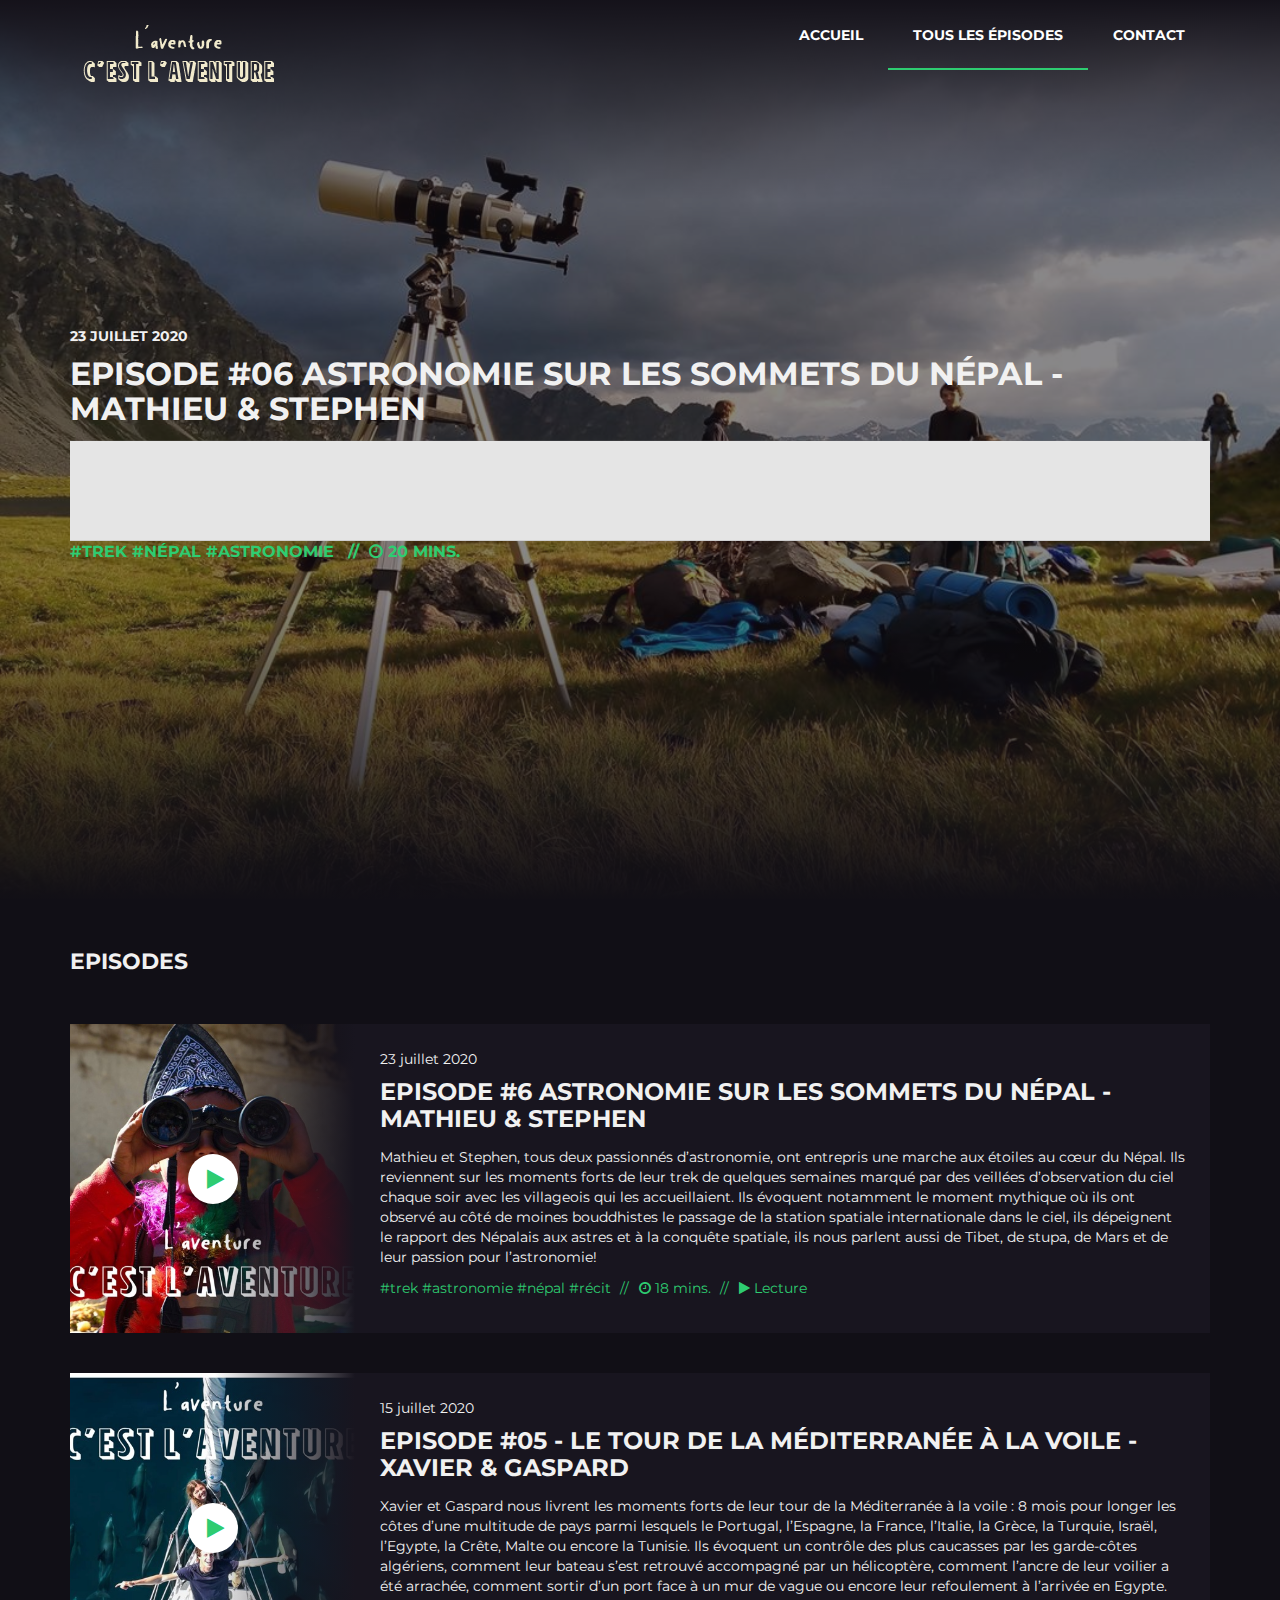
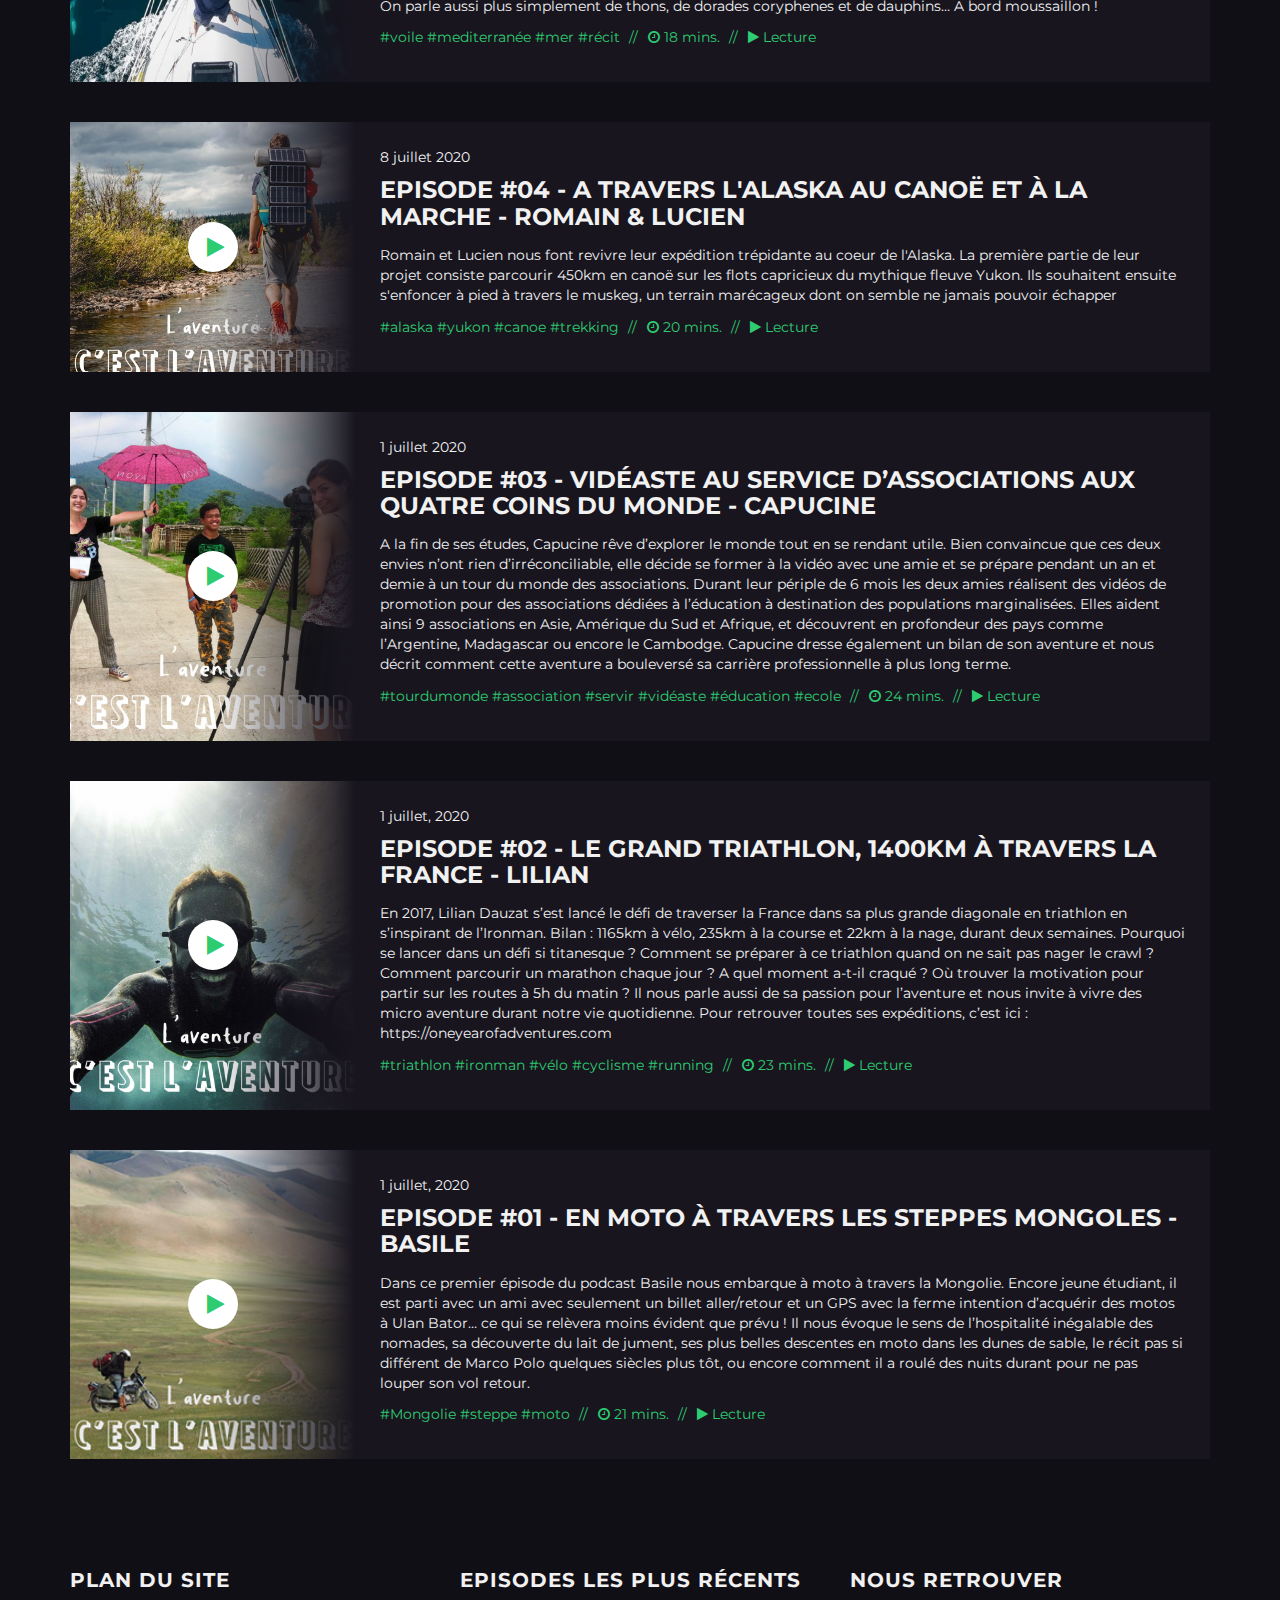
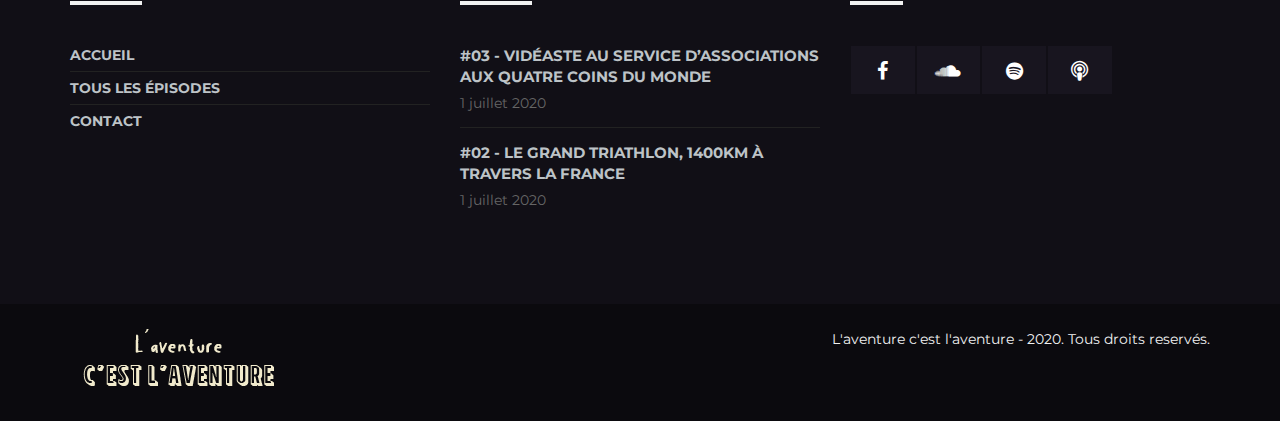
<file: podcasts.html>
<!DOCTYPE html>
<html lang="en">
	
	<head>

		<!-- =================================== -->
		<!-- 		  COMPATIBILITY 			 -->
		<!-- =================================== -->
		
		<!--[if IE]><meta http-equiv="X-UA-Compatible" content="IE=edge"><![endif]-->
		<meta http-equiv="Content-Type" content="text/html; charset=utf-8" />	

		<!-- =================================== -->
		<!-- 			  TITLE 			 	 -->
		<!-- =================================== -->

		<title>Podcast - Tous les épisodes </title>

		<!-- =================================== -->
		<!-- 			MORDERNIZR 			 	 -->
		<!-- =================================== -->

		<script src="assets/js/modernizr.js"></script>
		
		<!-- =================================== -->
		<!-- 			  STYLES 				 -->
		<!-- =================================== -->
		
		<!-- BOOTSTRAP MIN -->
		<link href="assets/css/bootstrap.min.css" rel="stylesheet" />
		
		<!-- MEDIA ELEMENT -->
		<link href="assets/css/mediaelementplayer.min.css" rel="stylesheet" />
		
		<!-- MAGNIFIC POPUP CSS -->
		<link href="assets/css/magnific-popup.css" rel="stylesheet" />
		
		<!-- THEME CSS -->
		<link href="assets/css/style.css" rel="stylesheet" />
		
		<!-- GOOGLE FONTS -->
		<link href='https://fonts.googleapis.com/css?family=Montserrat:400,700' rel='stylesheet' type='text/css'>
		<link href='https://fonts.googleapis.com/css?family=Open+Sans:400,600,700,300' rel='stylesheet' type='text/css'>
		
		<!-- FONT AWESOME -->
		<link href="//maxcdn.bootstrapcdn.com/font-awesome/4.7.0/css/font-awesome.min.css" rel="stylesheet" />
		
		<!-- =================================== -->
		<!-- 		 	THEME COLOR 			 -->
		<!-- =================================== -->
		
		<meta name="theme-color" content="#fff" />
		
		<!-- =================================== -->
		<!-- 			CONDITIONAL 			 -->
		<!-- =================================== -->
		
		<!--[if lt IE 9]>
			<script src="https://oss.maxcdn.com/html5shiv/3.7.2/html5shiv.min.js"></script>
			<script src="https://oss.maxcdn.com/respond/1.4.2/respond.min.js"></script>
		<![endif]-->

		<!-- =================================== -->
		<!-- 			 VIEWPORT 				 -->
		<!-- =================================== -->

		<meta name="viewport" content="width=device-width, initial-scale=1, maximum-scale=1, shrink-to-fit=no" />

		<!-- =================================== -->
		<!-- 			  AUTHOR 				 -->
		<!-- =================================== -->

		<meta name="author" content="Francois BENOIT du REY" />
		<meta name="reply-to" content="aventure.cestlaventure@gmail.com" />
		<meta name="DC.publisher" content="fbdr" />
		<meta name="generator" content="Brackets" />

		<!-- =================================== -->
		<!-- 			 CONTENT 				 -->
		<!-- =================================== -->

		<meta name="keywords" content="podcast, aventure, recit, tour du monde, vélo, canoë, voile, randonnée, desert, astronomie, nature, sport" />
		<meta name="description" content="Une chaine de podcast pour promouvoir l'aventure" />

		<!-- =================================== -->
		<!-- 			 ROBOTS 				 -->
		<!-- =================================== -->

		<meta name="GOOGLEBOT" content="INDEX, FOLLOW" />
		<meta name="robots" content="index, follow">
		<meta name="msnbot" content="NOODP" />

		<!-- =================================== -->
		<!-- 			 FACEBOOK 				 -->
		<!-- =================================== -->

		<meta property="og:locale" content="en" />
		<meta property="og:type" content="website" />
		<meta property="og:title" content="Soundcast" />
		<meta property="og:description" content="Podcast Responsive Theme" />
		<meta property="og:url" content="cestlaventure.com" />
		<meta property="og:site_name" content="L'aventure c'est l'aventure" />
		<meta property="og:image" content="assets/img/logo_final.png" />

		<!-- =================================== -->
		<!-- 			  TWITTER 				 -->
		<!-- =================================== -->

		<meta name="twitter:card" content="summary" />
		<meta name="twitter:site" content="http://cestlaventure.com" />
		<meta name="twitter:creator" content="@laventure" />
		<meta name="twitter:title" content="Podcast l'aventure c'est l'aventure" />
		<meta name="twitter:description" content="Podcast" />
		<meta name="twitter:domain" content="laventure.com" />
		<meta name="twitter:image" content="assets/img/logo_final.png" />

		<!-- =================================== -->
		<!-- 			  FAVICON 				 -->
		<!-- =================================== -->
		
		<link rel="icon" href="assets/img/favicon.png" />
		<link rel="shortcut icon" href="assets/img/favicon.png" />

	</head>

	<body itemscope itemtype="http://schema.org/WebSite">
		
		<!-- ===== HEADER ===== -->
		<header class="header absolute" itemscope itemtype="http://schema.org/Organization">
			<div class="container">
			
				<!-- ===== LOGO ===== -->
				<h1 class="logo"><a href="index.html"><img itemprop="logo" src="assets/img/logo.png" alt="Soundcast - Podcast Responsive Theme" title="Soundcast - Podcast Responsive Theme" /></a></h1>
				
				<!-- ===== NAVIGATION ===== -->
				<nav class="navigation">
					<!-- ===== MENU ===== -->
					<ul class="menu">
						<li class="menuitem"><a href="index.html">Accueil</a></li>
						<li class="menuitem active"><a href="podcasts.html">Tous les épisodes</a></li>
						<li class="menuitem"><a href="contact.html">Contact</a></li>
					</ul>
					<!-- ===== HAMBURGUER ICON ===== -->
					<a href="#" class="btn-hamburguer-menu"><i class="fa fa-bars"></i></a>
				</nav>
				
			</div>
		</header>
		
		<!-- ===== LASTEST PODCAST (HERO) ===== -->
		<section class="podcast-hero" style="background-image: url(assets/img/cards/podcast_6_cover.jpg)">
			<div class="podcast-hero-inner">
			
				<!-- ===== PODCAST INFO ===== -->
				<div class="container">
						<div class="podcast-hero-content">
						<span class="podcast-hero-date"> 23 juillet 2020 </span>
						<h2 class="podcast-hero-title"><a href="podcast.html">Episode #06 Astronomie sur les sommets du Népal - Mathieu & Stephen</a></h2>

												<div class="podcast-player">
							<iframe src="https://w.soundcloud.com/player/?url=https://soundcloud.com/aventure_aventure/6-astronomie-sur-les-sommets-du-nepal-mathieu-stephen&amp;color=110f16&amp;auto_play=false&amp;hide_related=false&amp;show_comments=true&amp;show_user=false&amp;show_reposts=false"></iframe>
						</div>

						<ul class="podcast-hero-meta">
							<li class="item"><a href="#" class="podcast-hero-tag" rel="tag">#trek #népal #astronomie</a></li>
							<li class="item"><i class="fa fa-clock-o"></i> 20 mins.</li>
						</ul>
					</div>

				</div>
				
				
			</div>
		</section>
		
		<!-- ===== MAIN ===== -->
		<main id="main" class="main">
			
			<!-- ===== PODCAST LIST ===== -->
			<section id="#episodes" class="section-positive">
				<div class="container">
					
					<!-- ===== SECTION TITLE ===== -->
					<h2 class="title-default">Episodes</h2>
					
					<div class="row">

						<div class="col-sm-12 mb-40">
							<div class="podcast-card full">
								<figure class="podcast-image"><a href="podcast-soundcloud_6.html"><img src="assets/img/cards/podcast_6.jpg" alt="Seattle" title="podcast5" /></a></figure>
								<div class="podcast-content">
									<span class="podcast-date"> 23 juillet 2020 </span>
									<h2 class="podcast-title"><a href="podcast-soundcloud_6.html">Episode #6 Astronomie sur les sommets du Népal - Mathieu & Stephen</a></h2>

									<p class="podcast-excerpt"><a href="podcast-soundcloud_6.html"> Mathieu et Stephen, tous deux passionnés d’astronomie, ont entrepris une marche aux étoiles au cœur du Népal. Ils reviennent sur les moments forts de leur trek de quelques semaines marqué par des veillées d’observation du ciel chaque soir avec les villageois qui les accueillaient. Ils évoquent notamment le moment mythique où ils ont observé au côté de moines bouddhistes le passage de la station spatiale internationale dans le ciel, ils dépeignent le rapport des Népalais aux astres et à la conquête spatiale, ils nous parlent aussi de Tibet, de stupa, de Mars et de leur passion pour l’astronomie!


									</a></p>
									<ul class="podcast-meta">
										<li class="item"><a href="#" class="podcast-tag" rel="tag">#trek #astronomie #népal #récit </a></li>
										<li class="item"><i class="fa fa-clock-o"></i> 18 mins.</li>
										<li class="item"><a href="podcast-soundcloud_6.html" class="podcast-play"><i class="fa fa-play"></i> Lecture </a></li>
									</ul>
								</div>
							</div>
						</div>

						<div class="col-sm-12 mb-40">
							<div class="podcast-card full">
								<figure class="podcast-image"><a href="podcast-soundcloud_5.html"><img src="assets/img/cards/podcast_5.jpg" alt="Seattle" title="podcast5" /></a></figure>
								<div class="podcast-content">
									<span class="podcast-date"> 15 juillet 2020 </span>
									<h2 class="podcast-title"><a href="podcast-soundcloud_5.html">Episode #05 - Le tour de la Méditerranée à la voile - Xavier & Gaspard</a></h2>

									<p class="podcast-excerpt"><a href="podcast-soundcloud_5.html"> Xavier et Gaspard nous livrent les moments forts de leur tour de la Méditerranée à la voile : 8 mois pour longer les côtes d’une multitude de pays parmi lesquels le Portugal, l’Espagne, la France, l’Italie, la Grèce, la Turquie, Israël, l’Egypte, la Crête, Malte ou encore la Tunisie. Ils évoquent un contrôle des plus caucasses par les garde-côtes algériens, comment leur bateau s’est retrouvé accompagné par un hélicoptère, comment l’ancre de leur voilier a été arrachée, comment sortir d’un port face à un mur de vague ou encore leur refoulement à l’arrivée en Egypte. On parle aussi plus simplement de thons, de dorades coryphenes et de dauphins… A bord moussaillon !


									</a></p>
									<ul class="podcast-meta">
										<li class="item"><a href="#" class="podcast-tag" rel="tag">#voile #mediterranée #mer #récit </a></li>
										<li class="item"><i class="fa fa-clock-o"></i> 18 mins.</li>
										<li class="item"><a href="podcast-soundcloud_5.html" class="podcast-play"><i class="fa fa-play"></i> Lecture </a></li>
									</ul>
								</div>
							</div>
						</div>
					

						<div class="col-sm-12 mb-40">
							<div class="podcast-card full">
								<figure class="podcast-image"><a href="podcast-soundcloud_4.html"><img src="assets/img/cards/podcast_4.jpg" alt="Seattle" title="Seattle" /></a></figure>
								<div class="podcast-content">
									<span class="podcast-date"> 8 juillet 2020 </span>
									<h2 class="podcast-title"><a href="podcast-soundcloud_4.html">Episode #04 - A travers l'Alaska au canoë et à la marche - Romain & Lucien</a></h2>

									<p class="podcast-excerpt"><a href="podcast-soundcloud_4.html"> Romain et Lucien nous font revivre leur expédition trépidante au coeur de l'Alaska. La première partie de leur projet consiste parcourir 450km en canoë sur les flots capricieux du mythique fleuve Yukon. Ils souhaitent ensuite s'enfoncer à pied à travers le muskeg, un terrain marécageux dont on semble ne jamais pouvoir échapper
									</a></p>
									<ul class="podcast-meta">
										<li class="item"><a href="#" class="podcast-tag" rel="tag">#alaska #yukon #canoe #trekking </a></li>
										<li class="item"><i class="fa fa-clock-o"></i> 20 mins.</li>
										<li class="item"><a href="podcast-soundcloud_4.html" class="podcast-play"><i class="fa fa-play"></i> Lecture </a></li>
									</ul>
								</div>
							</div>
						</div>

					
						<!-- ===== PODCAST CARD FULL ===== -->
						<div class="col-sm-12 mb-40">
							<div class="podcast-card full">
								<figure class="podcast-image"><a href="podcast-soundcloud_3.html"><img src="assets/img/cards/podcast_3.jpg" alt="Seattle" title="Seattle" /></a></figure>
								<div class="podcast-content">
									<span class="podcast-date"> 1 juillet 2020 </span>
									<h2 class="podcast-title"><a href="podcast-soundcloud_3.html">Episode #03 - Vidéaste au service d’associations aux quatre coins du monde - Capucine</a></h2>

									<p class="podcast-excerpt"><a href="podcast-soundcloud_3.html">A la fin de ses études, Capucine rêve d’explorer le monde tout en se rendant utile. Bien convaincue que ces deux envies n’ont rien d’irréconciliable, elle décide se former à la vidéo avec une amie et se prépare pendant un an et demie à un tour du monde des associations. Durant leur périple de 6 mois les deux amies réalisent des vidéos de promotion pour des associations dédiées à l’éducation à destination des populations marginalisées. Elles aident ainsi 9 associations en Asie, Amérique du Sud et Afrique, et découvrent en profondeur des pays comme l’Argentine, Madagascar ou encore le Cambodge. Capucine dresse également un bilan de son aventure et nous décrit comment cette aventure a bouleversé sa carrière professionnelle à plus long terme. 
									</a></p>
									<ul class="podcast-meta">
										<li class="item"><a href="#" class="podcast-tag" rel="tag">#tourdumonde #association #servir #vidéaste #éducation #ecole</a></li>
										<li class="item"><i class="fa fa-clock-o"></i> 24 mins.</li>
										<li class="item"><a href="podcast-soundcloud_3.html" class="podcast-play"><i class="fa fa-play"></i> Lecture </a></li>
									</ul>
								</div>
							</div>
						</div>

						<!-- ===== PODCAST CARD FULL ===== -->
						<div class="col-sm-12 mb-40">
							<div class="podcast-card full">
								<figure class="podcast-image"><a href="podcast-soundcloud_2.html"><img src="assets/img/cards/podcast_2.jpg" alt="Biking" title="Biking" /></a></figure>
								<div class="podcast-content">
									<span class="podcast-date">1 juillet, 2020</span>
									<h2 class="podcast-title"><a href="podcast-soundcloud_2.html">Episode #02 - Le Grand Triathlon, 1400km à travers la France - Lilian </a></h2>
									<p class="podcast-excerpt"><a href="podcast-soundcloud_2.html"> En 2017, Lilian Dauzat s’est lancé le défi de traverser la France dans sa plus grande diagonale en triathlon en s’inspirant de l’Ironman. Bilan : 1165km à vélo, 235km à la course et 22km à la nage, durant deux semaines. Pourquoi se lancer dans un défi si titanesque ? Comment se préparer à ce triathlon quand on ne sait pas nager le crawl ? Comment parcourir un marathon chaque jour ? A quel moment a-t-il craqué ? Où trouver la motivation pour partir sur les routes à 5h du matin ?  Il nous parle aussi de sa passion pour l’aventure et nous invite à vivre des micro aventure durant notre vie quotidienne. Pour retrouver toutes ses expéditions, c’est ici : https://oneyearofadventures.com </a></p>
									<ul class="podcast-meta">
										<li class="item"><a href="#" class="podcast-tag" rel="tag">#triathlon #ironman #vélo #cyclisme #running</a></li>
										<li class="item"><i class="fa fa-clock-o"></i> 23 mins.</li>
										<li class="item"><a href="podcast-soundcloud_2.html" class="podcast-play"><i class="fa fa-play"></i> Lecture</a></li>
									</ul>
								</div>
							</div>
						</div>
						
						<!-- ===== PODCAST CARD FULL ===== -->
						<div class="col-sm-12 mb-40">
							<div class="podcast-card full">
								<figure class="podcast-image"><a href="podcast-soundcloud_1.html"><img src="assets/img/cards/podcast_1.jpg" alt="Photography" title="Photography" /></a></figure>
								<div class="podcast-content">
									<span class="podcast-date"> 1 juillet, 2020 </span>
									<h2 class="podcast-title"><a href="podcast-soundcloud_1.html">Episode #01 - En moto à travers les steppes mongoles - Basile</a></h2>
									<p class="podcast-excerpt"><a href="podcast-soundcloud_1.html">Dans ce premier épisode du podcast Basile nous embarque à moto à travers la Mongolie. Encore jeune étudiant, il est parti avec un ami avec seulement un billet aller/retour et un GPS avec la ferme intention d’acquérir des motos à Ulan Bator… ce qui se relèvera moins évident que prévu ! Il nous évoque le sens de l’hospitalité inégalable des nomades, sa découverte du lait de jument, ses plus belles descentes en moto dans les dunes de sable, le récit pas si différent de Marco Polo quelques siècles plus tôt, ou encore comment il a roulé des nuits durant pour ne pas louper son vol retour. </a></p>
									<ul class="podcast-meta">
										<li class="item"><a href="#" class="podcast-tag" rel="tag">#Mongolie #steppe #moto</a></li>
										<li class="item"><i class="fa fa-clock-o"></i> 21 mins.</li>
										<li class="item"><a href="podcast-soundcloud_1.html" class="podcast-play"><i class="fa fa-play"></i> Lecture</a></li>
									</ul>
								</div>
							</div>
						</div>
						
						
						
					</div>
					
				</div>
			</section>
			
			
		</main>
		
<!-- ===== FOOTER ===== -->
		<footer class="footer">
			
			<!-- ===== FOOTER CONTENT INFORMATION ===== -->
			<section class="section-positive">
				<div class="container">
					
					<div class="row mt-70 mb-30">
						
						<!-- ===== SITEMAP ===== -->
						<div class="col-sm-4 mb-40">
							<h2 class="title-separator white">Plan du site</h2>
							<ul class="footer-list">
								<li><a href="index.html">Accueil</a></li>
								<li><a href="podcasts.html">Tous les épisodes</a></li>
								<li><a href="contact.html">Contact</a></li>
							</ul>
						</div>
						
						<!-- ===== PODCASTS EPISODES ===== -->
						<div class="col-sm-4 mb-40">
							<h2 class="title-separator white"> Episodes les plus récents</h2>
							<ul class="footer-complement">
								<li>
									<a href="podcast-soundcloud_3.html">#03 - Vidéaste au service d’associations aux quatre coins du monde</a>
									<span>1 juillet 2020</span>
								</li>
								<li>
									<a href="podcast-soundcloud_2.html">#02 - Le Grand Triathlon, 1400km à travers la France</a>
									<span>1 juillet 2020</span>
								</li>
							</ul>
						</div>
						

						
						<!-- ===== SOCIAL CONNECTION ===== -->
						<div class="col-sm-3 mb-40">
							<h2 class="title-separator white">Nous retrouver</h2>
							<ul class="social-list">
								<li class="social-item"><a href="#https://www.facebook.com/LAventure-cest-lAventure-106330647807188/" target="_blank"><i class="fa fa-facebook"></i></a></li>
								<li class="social-item"><a href="https://soundcloud.com/aventure_aventure" target="_blank"><i class="fa fa-soundcloud"></i></a></li>
								<li class="social-item"><a href="#" target="_blank"><i class="fa fa-spotify"></i></a></li>
								<li class="social-item"><a href="#" target="_blank"><i class="fa fa-podcast"></i></a></li>
							</ul>
						</div>
						
					</div>
					
				</div>
			</section>
			
			<!-- ===== FOOTER INFORMATION ===== -->
			<section class="footer-credits">
				<div class="container">
					
					<div class="row">
						
						<!-- ===== CREDIT LOGO ===== -->
						<div class="col-sm-6 footer-logo">
							<h2><a href="index.html"><img src="assets/img/logo.png" alt="Soudcast - Podcast Responsive Theme" title="Soundcast - Podcast Responsive Theme" /></a></h2>
						</div>
						
						<!-- ===== CREDIT LOGO ===== -->
						<div class="col-sm-6 text-right">
							L'aventure c'est l'aventure - 2020. Tous droits reservés.
						</div>
						
					</div>
					
				</div>
			</section>
			
		</footer>
		<!-- =================================== -->
		<!-- 			  SCRIPTS 				 -->
		<!-- =================================== -->
		
		<!-- JQUERY -->
		<script src="assets/js/jquery-1.11.min.js"></script>
		
		<!-- BOOTSTRAP JS -->
		<script src="assets/js/bootstrap.min.js"></script>
		
		<!-- MEDIA ELEMENT -->
		<script src="assets/js/mediaelement-and-player.min.js"></script>
		
		<!-- MAGNIFIC POPUP -->
		<script src="assets/js/magnific-popup.min.js"></script>
		
		<!-- FORM VALIDATE -->
		<script src="assets/js/validate.min.js"></script>
		
		<!-- PLACEHOLDER FOR IE -->
		<script src="assets/js/placeholder.min.js"></script>
		
		<!-- THEME JS -->
		<script src="assets/js/main.js"></script>

	</body>

</html>
</file>
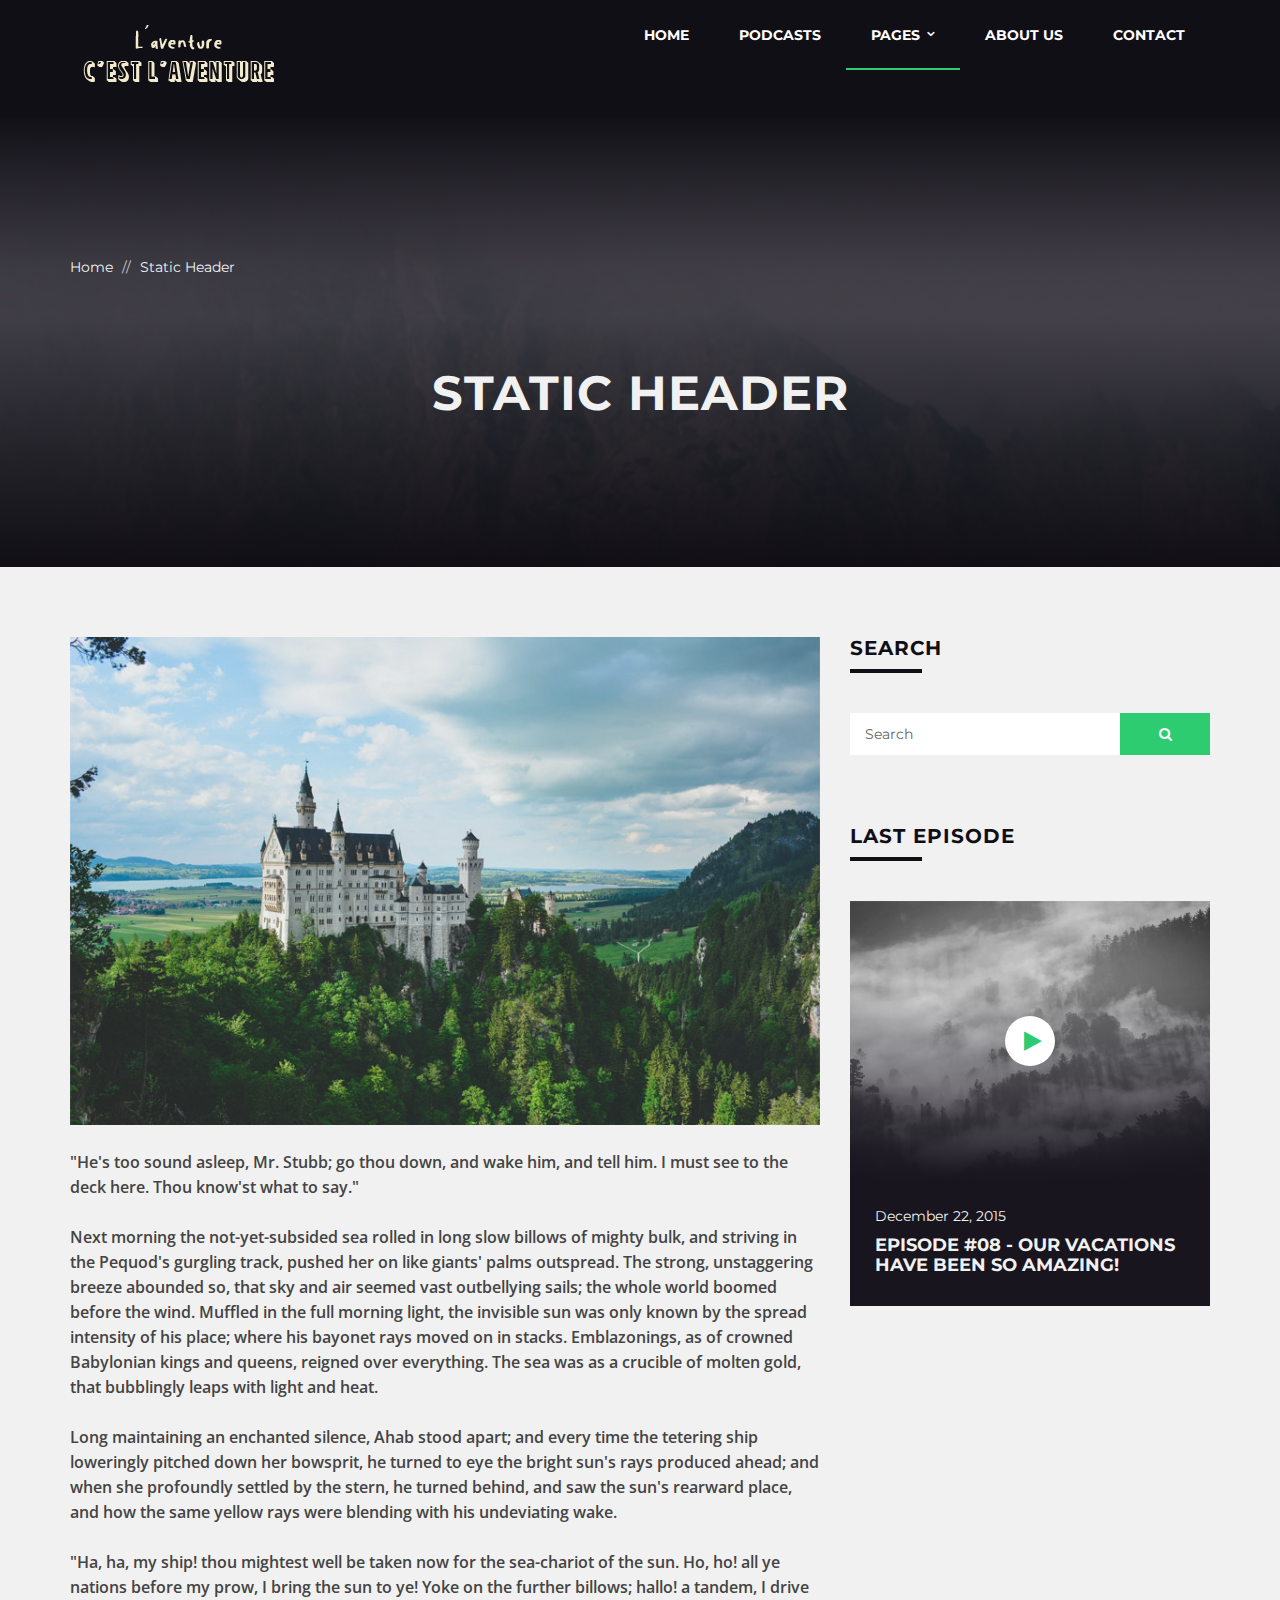
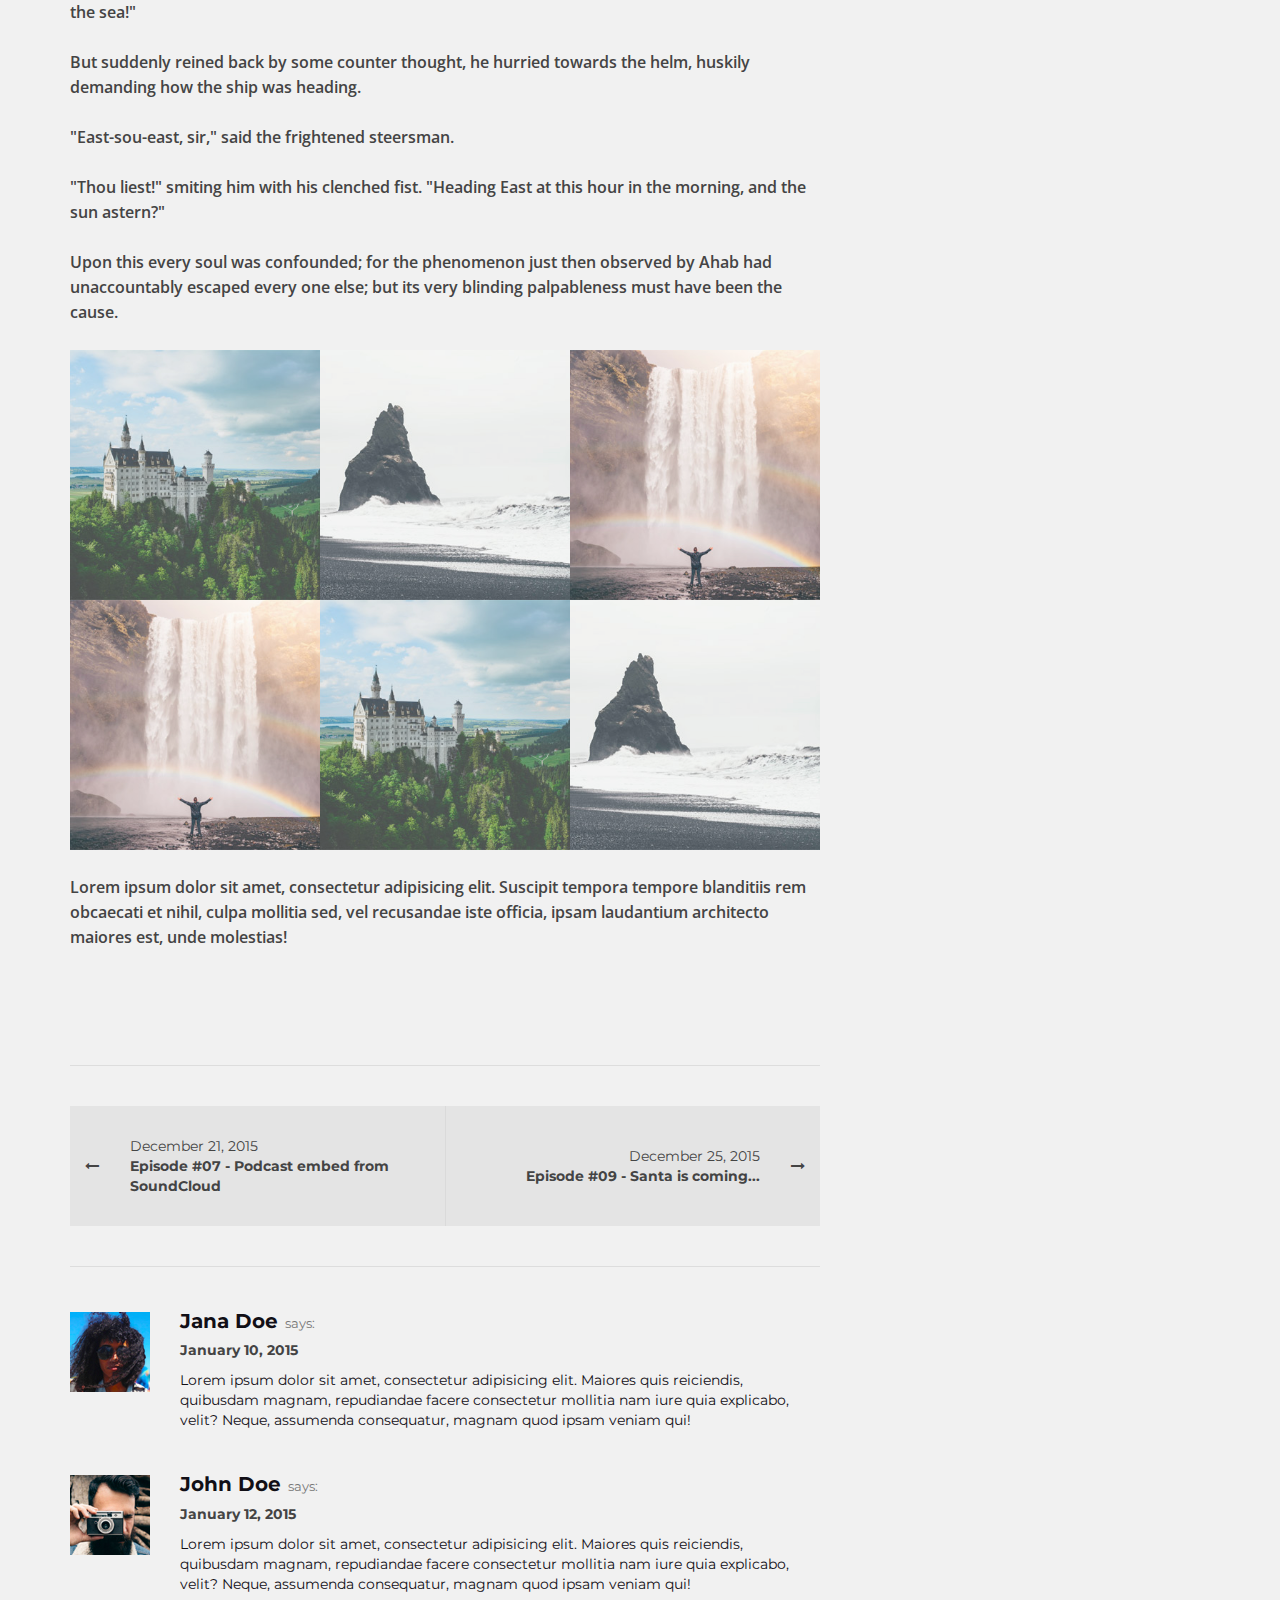
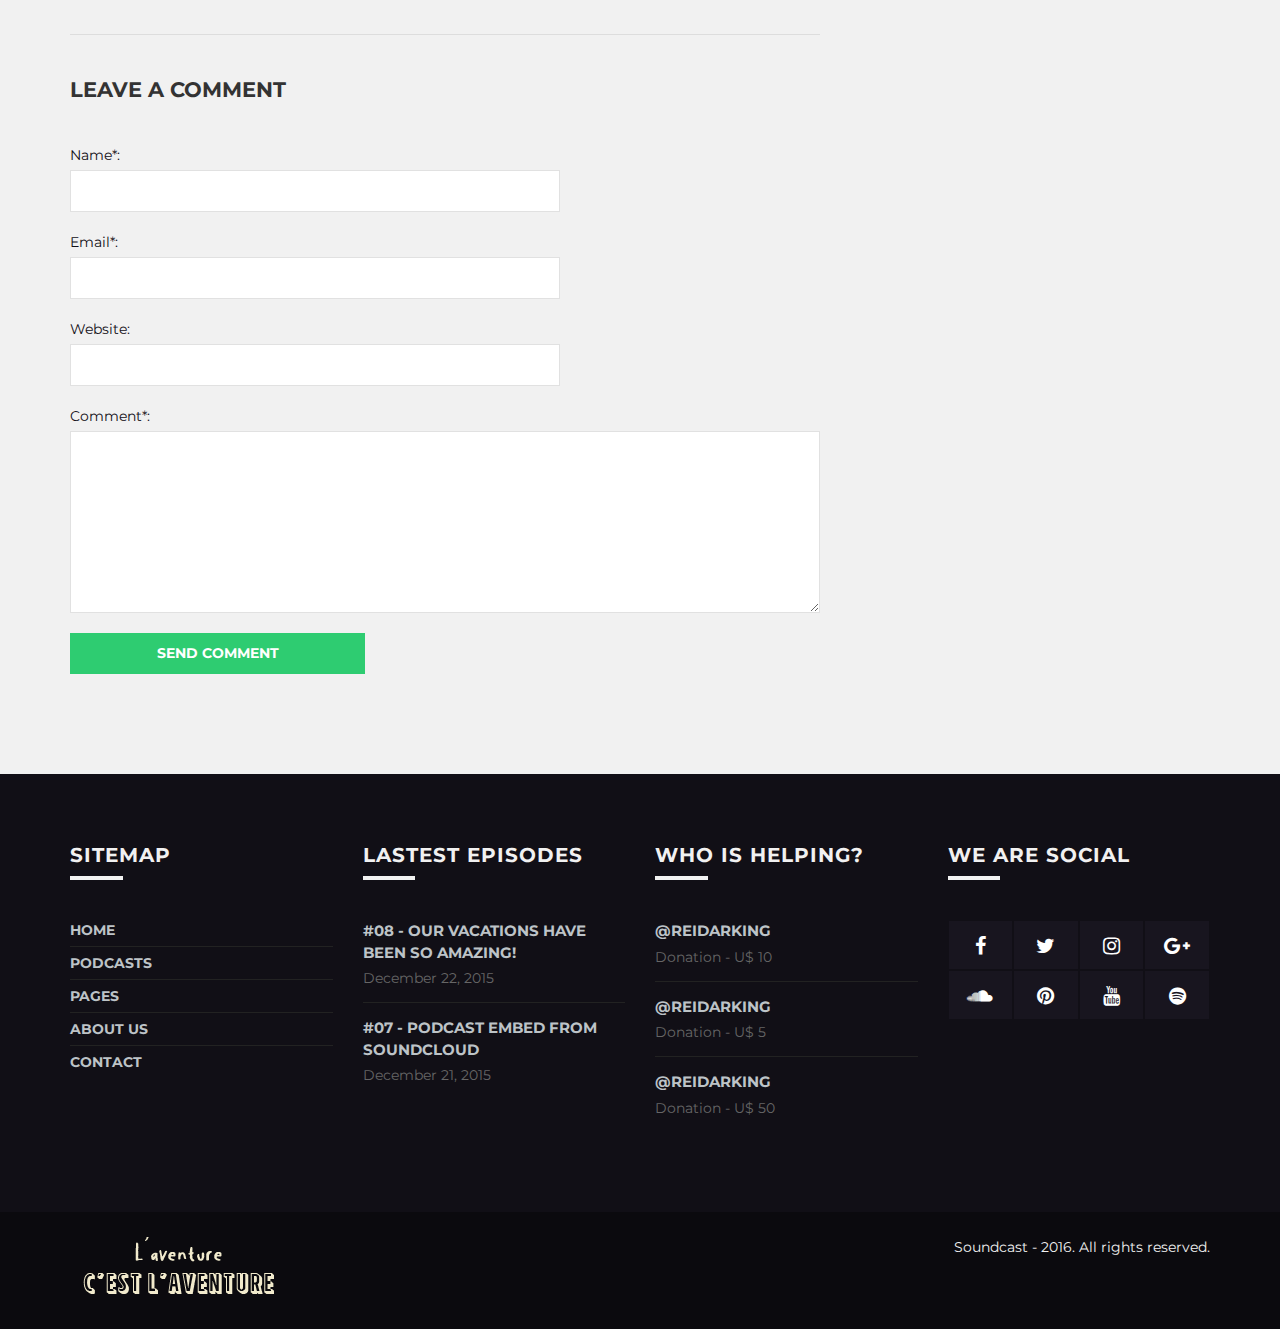
<file: static-header.html>
<!DOCTYPE html>
<html lang="en">
	
	<head>

		<!-- =================================== -->
		<!-- 		  COMPATIBILITY 			 -->
		<!-- =================================== -->
		
		<!--[if IE]><meta http-equiv="X-UA-Compatible" content="IE=edge"><![endif]-->
		<meta http-equiv="Content-Type" content="text/html; charset=utf-8" />	

		<!-- =================================== -->
		<!-- 			  TITLE 			 	 -->
		<!-- =================================== -->

		<title>Soundcast - Podcast Responsive Theme</title>

		<!-- =================================== -->
		<!-- 			MORDERNIZR 			 	 -->
		<!-- =================================== -->

		<script src="assets/js/modernizr.js"></script>
		
		<!-- =================================== -->
		<!-- 			  STYLES 				 -->
		<!-- =================================== -->
		
		<!-- BOOTSTRAP MIN -->
		<link href="assets/css/bootstrap.min.css" rel="stylesheet" />
		
		<!-- MEDIA ELEMENT -->
		<link href="assets/css/mediaelementplayer.min.css" rel="stylesheet" />
		
		<!-- MAGNIFIC POPUP CSS -->
		<link href="assets/css/magnific-popup.css" rel="stylesheet" />
		
		<!-- THEME CSS -->
		<link href="assets/css/style.css" rel="stylesheet" />
		
		<!-- GOOGLE FONTS -->
		<link href='https://fonts.googleapis.com/css?family=Montserrat:400,700' rel='stylesheet' type='text/css'>
		<link href='https://fonts.googleapis.com/css?family=Open+Sans:400,600,700,300' rel='stylesheet' type='text/css'>
		
		<!-- FONT AWESOME -->
		<link href="//maxcdn.bootstrapcdn.com/font-awesome/4.5.0/css/font-awesome.min.css" rel="stylesheet" />
		
		<!-- =================================== -->
		<!-- 		 	THEME COLOR 			 -->
		<!-- =================================== -->
		
		<meta name="theme-color" content="#fff" />
		
		<!-- =================================== -->
		<!-- 			CONDITIONAL 			 -->
		<!-- =================================== -->
		
		<!--[if lt IE 9]>
			<script src="https://oss.maxcdn.com/html5shiv/3.7.2/html5shiv.min.js"></script>
			<script src="https://oss.maxcdn.com/respond/1.4.2/respond.min.js"></script>
		<![endif]-->

		<!-- =================================== -->
		<!-- 			 VIEWPORT 				 -->
		<!-- =================================== -->

		<meta name="viewport" content="width=device-width, initial-scale=1, maximum-scale=1, shrink-to-fit=no" />

		<!-- =================================== -->
		<!-- 			  AUTHOR 				 -->
		<!-- =================================== -->

		<meta name="author" content="reidark" />
		<meta name="reply-to" content="support@reidark.com.br" />
		<meta name="DC.publisher" content="reidark" />
		<meta name="generator" content="Brackets" />

		<!-- =================================== -->
		<!-- 			 CONTENT 				 -->
		<!-- =================================== -->

		<meta name="keywords" content="soundcast, html5 template, creative template, themeforest, podcast template, podcast theme" />
		<meta name="description" content="A clean, lightweight and responsive podcast theme." />

		<!-- =================================== -->
		<!-- 			 ROBOTS 				 -->
		<!-- =================================== -->

		<meta name="GOOGLEBOT" content="INDEX, FOLLOW" />
		<meta name="robots" content="index, follow">
		<meta name="msnbot" content="NOODP" />

		<!-- =================================== -->
		<!-- 			 FACEBOOK 				 -->
		<!-- =================================== -->

		<meta property="og:locale" content="en" />
		<meta property="og:type" content="website" />
		<meta property="og:title" content="Soundcast" />
		<meta property="og:description" content="Podcast Responsive Theme" />
		<meta property="og:url" content="http://www.reidark.com.br/soundcast" />
		<meta property="og:site_name" content="Soundcast" />
		<meta property="og:image" content="http://www.reidark.com.br/soundcast/assets/img/facebook-og.jpg" />

		<!-- =================================== -->
		<!-- 			  TWITTER 				 -->
		<!-- =================================== -->

		<meta name="twitter:card" content="summary" />
		<meta name="twitter:site" content="http://www.reidark.com.br/soundcast" />
		<meta name="twitter:creator" content="@reidarking" />
		<meta name="twitter:title" content="Soundcast" />
		<meta name="twitter:description" content="Podcast Responsive Theme" />
		<meta name="twitter:domain" content="reidark" />
		<meta name="twitter:image" content="http://www.reidark.com.br/soundcast/assets/img/twitter-og.jpg" />

		<!-- =================================== -->
		<!-- 			  FAVICON 				 -->
		<!-- =================================== -->
		
		<link rel="icon" href="assets/img/favicon.png" />
		<link rel="shortcut icon" href="assets/img/favicon.png" />

	</head>

	<body itemscope itemtype="http://schema.org/WebSite">
		
		<!-- ===== HEADER ===== -->
		<header class="header static" itemscope itemtype="http://schema.org/Organization">
			<div class="container">
			
				<!-- ===== LOGO ===== -->
				<h1 class="logo"><a href="index.html"><img itemprop="logo" src="assets/img/logo.png" alt="Soundcast - Podcast Responsive Theme" title="Soundcast - Podcast Responsive Theme" /></a></h1>
				
				<!-- ===== NAVIGATION ===== -->
				<nav class="navigation">
					<!-- ===== MENU ===== -->
					<ul class="menu">
						<li class="menuitem"><a href="index.html">Home</a></li>
						<li class="menuitem"><a href="podcasts.html">Podcasts</a></li>
						<li class="menuitem active dropdown">
							<a href="#">Pages</a>
							<ul class="droplist">
								<li class="droplist-item"><a href="columns.html">Columns</a></li>
								<li class="droplist-item"><a href="shortcodes.html">Shortcodes</a></li>
								<li class="droplist-item"><a href="typography.html">Typography</a></li>
								<li class="droplist-item"><a href="single-page.html">Single Page</a></li>
								<li class="droplist-item"><a href="sticky-header.html">Sticky Header</a></li>
								<li class="droplist-item"><a href="static-header.html">Static Header</a></li>
								<li class="droplist-item"><a href="404.html">404</a></li>
							</ul>
						</li>
						<li class="menuitem"><a href="about-us.html">About Us</a></li>
						<li class="menuitem"><a href="contact.html">Contact</a></li>
					</ul>
					<!-- ===== HAMBURGUER ICON ===== -->
					<a href="#" class="btn-hamburguer-menu"><i class="fa fa-bars"></i></a>
				</nav>
				
			</div>
		</header>
		
		<!-- ===== MAIN ===== -->
		<main id="main" class="main">
			
			<!-- ===== PAGE HEADER ===== -->
			<header class="page-header" style="background-image: url(assets/img/single-background.jpg)">
				<div class="page-header-inner">
					<div class="container">

						<!-- ===== BREADCRUMB ===== -->
						<ol class="breadcrumb" itemscope itemtype="http://schema.org/BreadcrumbList">
							<li itemprop="itemListElement"><a href="index.html">Home</a></li>
							<li itemprop="itemListElement"><a href="#">Static Header</a></li>
						</ol>

						<!-- ===== PAGE HEADER CONTENT ===== -->
						<div class="page-header-content text-center">
							<h2>Static Header</h2>
						</div>

					</div>
				</div>
			</header>
			
			<!-- ===== SINGLE PAGE CONTENT ===== -->
			<div class="section-negative">
				<div class="container">
					
					<div class="row mt-70 mb-50">
						
						<!-- ===== PODCAST TEXT CONTENT ===== -->
						<div class="col-md-8 mb-50">
							
							<!-- ===== PAGE MAIN CONTENT ===== -->
							<div class="page-content">
								<figure><img src="assets/img/gallery/large/image-2.jpg" alt="Image" title="Image" /></figure>
								<p>"He's too sound asleep, Mr. Stubb; go thou down, and wake him, and tell him. I must see to the deck here. Thou know'st what to say."</p>
								<p>Next morning the not-yet-subsided sea rolled in long slow billows of mighty bulk, and striving in the Pequod's gurgling track, pushed her on like giants' palms outspread. The strong, unstaggering breeze abounded so, that sky and air seemed vast outbellying sails; the whole world boomed before the wind. Muffled in the full morning light, the invisible sun was only known by the spread intensity of his place; where his bayonet rays moved on in stacks. Emblazonings, as of crowned Babylonian kings and queens, reigned over everything. The sea was as a crucible of molten gold, that bubblingly leaps with light and heat.</p>
								<p>Long maintaining an enchanted silence, Ahab stood apart; and every time the tetering ship loweringly pitched down her bowsprit, he turned to eye the bright sun's rays produced ahead; and when she profoundly settled by the stern, he turned behind, and saw the sun's rearward place, and how the same yellow rays were blending with his undeviating wake.</p>
								<p>"Ha, ha, my ship! thou mightest well be taken now for the sea-chariot of the sun. Ho, ho! all ye nations before my prow, I bring the sun to ye! Yoke on the further billows; hallo! a tandem, I drive the sea!"</p>
								<p>But suddenly reined back by some counter thought, he hurried towards the helm, huskily demanding how the ship was heading.</p>
								<p>"East-sou-east, sir," said the frightened steersman.</p>
								<p>"Thou liest!" smiting him with his clenched fist. "Heading East at this hour in the morning, and the sun astern?"</p>
								<p>Upon this every soul was confounded; for the phenomenon just then observed by Ahab had unaccountably escaped every one else; but its very blinding palpableness must have been the cause.</p>
								<!-- ===== GALLERY WITH ZOOM ===== -->
								<div class="page-gallery">
									<div class="col-md-4 col-xs-6 nopadding">
										<figure class="gallery-item">
											<a href="assets/img/gallery/large/image-2.jpg" class="gallery-zoom">
												<img src="assets/img/gallery/thumb/image-2.jpg" alt="Gallery" title="Gallery" />
											</a>
										</figure>
									</div>
									<div class="col-md-4 col-xs-6 nopadding">
										<figure class="gallery-item">
											<a href="assets/img/gallery/large/image-1.jpg" class="gallery-zoom" title="This is a caption">
												<img src="assets/img/gallery/thumb/image-1.jpg" alt="Gallery" title="Gallery" />
											</a>
											<figcaption>This is a caption</figcaption>
										</figure>
									</div>
									<div class="col-md-4 col-xs-6 nopadding">
										<figure class="gallery-item">
											<a href="assets/img/gallery/large/image-3.jpg" class="gallery-zoom">
												<img src="assets/img/gallery/thumb/image-3.jpg" alt="Gallery" title="Gallery" />
											</a>
										</figure>
									</div>
									<div class="col-md-4 col-xs-6 nopadding">
										<figure class="gallery-item">
											<a href="assets/img/gallery/large/image-3.jpg" class="gallery-zoom" title="This is a caption">
												<img src="assets/img/gallery/thumb/image-3.jpg" alt="Gallery" title="Gallery" />
											</a>
											<figcaption>This is a caption</figcaption>
										</figure>
									</div>
									<div class="col-md-4 col-xs-6 nopadding">
										<figure class="gallery-item">
											<a href="assets/img/gallery/large/image-2.jpg" class="gallery-zoom">
												<img src="assets/img/gallery/thumb/image-2.jpg" alt="Gallery" title="Gallery" />
											</a>
										</figure>
									</div>
									<div class="col-md-4 col-xs-6 nopadding">
										<figure class="gallery-item">
											<a href="assets/img/gallery/large/image-1.jpg" class="gallery-zoom">
												<img src="assets/img/gallery/thumb/image-1.jpg" alt="Gallery" title="Gallery" />
											</a>
										</figure>
									</div>
								</div>
								<p>Lorem ipsum dolor sit amet, consectetur adipisicing elit. Suscipit tempora tempore blanditiis rem obcaecati et nihil, culpa mollitia sed, vel recusandae iste officia, ipsam laudantium architecto maiores est, unde molestias!</p>
							</div>
							
							<!-- ===== HR ===== -->
							<hr />
							
							<!-- ===== PREV AND NEXT ===== -->
							<div class="page-pagination">
								<!-- ===== PREV ===== -->
								<a href="podcast-soundcloud.html" class="page-pagination-prev">
									<i class="fa fa-long-arrow-left"></i>
									<span>December 21, 2015</span>
									<p>Episode #07 - Podcast embed from SoundCloud</p>
								</a>
								<!-- ===== NEXT ===== -->
								<a href="#" class="page-pagination-next">
									<i class="fa fa-long-arrow-right"></i>
									<span>December 25, 2015</span>
									<p>Episode #09 - Santa is coming...</p>
								</a>
							</div>
							
							<!-- ===== HR ===== -->
							<hr />
							
							<!-- ===== COMMENTS ===== -->
							<div class="page-comments">
									
								<!-- ===== COMMENT ITEM ===== -->
								<div class="comment-item">
									<!-- ===== COMMENT IMAGE ===== -->
									<div class="comment-image">
										<figure><img src="assets/img/avatar/avatar-f.jpg" alt="Avatar" title="Avatar" /></figure>
									</div>
									<!-- ===== COMMENT CONTENT ===== -->
									<div class="comment-content">
										<cite class="comment-author">Jana Doe</cite> <small>says:</small>
										<span class="comment-date">January 10, 2015</span>
										<div class="comment-body">
											<p>Lorem ipsum dolor sit amet, consectetur adipisicing elit. Maiores quis reiciendis, quibusdam magnam, repudiandae facere consectetur mollitia nam iure quia explicabo, velit? Neque, assumenda consequatur, magnam quod ipsam veniam qui!</p>
										</div>
									</div>
								</div>
								
								<div class="comment-item">
									<!-- ===== COMMENT IMAGE ===== -->
									<div class="comment-image">
										<figure><img src="assets/img/avatar/avatar-m.jpg" alt="Avatar" title="Avatar" /></figure>
									</div>
									<!-- ===== COMMENT CONTENT ===== -->
									<div class="comment-content">
										<cite class="comment-author">John Doe</cite> <small>says:</small>
										<span class="comment-date">January 12, 2015</span>
										<div class="comment-body">
											<p>Lorem ipsum dolor sit amet, consectetur adipisicing elit. Maiores quis reiciendis, quibusdam magnam, repudiandae facere consectetur mollitia nam iure quia explicabo, velit? Neque, assumenda consequatur, magnam quod ipsam veniam qui!</p>
										</div>
									</div>
								</div>

							</div>
							
							<!-- ===== HR ===== -->
							<hr />
							
							<!-- ===== FORM COMMENTS ===== -->
							<form action="#" class="form-comment form-validate">
								<fieldset class="row">
									<legend class="col-md-12">Leave a comment</legend>
									<div class="col-md-8 mb-20">
										<label for="name" class="label-control">Name*:</label>
										<input type="text" id="name" name="name" class="form-control" required />
									</div>
									<div class="col-md-8 mb-20">
										<label for="email" class="label-control">Email*:</label>
										<input type="email" id="email" name="email" class="form-control" required />
									</div>
									<div class="col-md-8 mb-20">
										<label for="website" class="label-control">Website:</label>
										<input type="text" id="website" name="website" class="form-control" />
									</div>
									<div class="col-md-12 mb-20">
										<label for="comment" class="label-control">Comment*:</label>
										<textarea name="comment" id="comment" rows="8" class="form-control" required></textarea>
									</div>
									<div class="col-md-5">
										<input type="submit" class="btn btn-lg btn-block btn-success" value="Send comment" />
									</div>
								</fieldset>
							</form>
							
						</div>
						
						<!-- ===== SIDEBAR ===== -->
						<div class="col-md-4">
						
							<!-- ===== PODCAST SIDEBAR ===== -->
							<div class="page-sidebar">
							
								<!-- ===== SEARCH ===== -->
								<div class="sidebar-widget">
									<h2 class="title-separator">Search</h2>
									<form action="#" class="form-search">
										<fieldset>
											<div class="col-md-9 nopadding">
												<input type="search" name="search" class="form-control noborder" placeholder="Search" />
											</div>
											<div class="col-md-3 nopadding">
												<button class="btn btn-success btn-lg btn-block"><i class="fa fa-search"></i></button>
											</div>
										</fieldset>
									</form>
								</div>
								
								<!-- ===== PODCAST WIDGET ===== -->
								<div class="sidebar-widget">
									<h2 class="title-separator">Last Episode</h2>
									<div class="podcast-card sidebar">
										<figure class="podcast-image"><a href="podcast.html"><img src="assets/img/cards/podcast-boxed-thumb2.jpg" alt="Photography" title="Photography" /></a></figure>
										<div class="podcast-content">
											<span class="podcast-date">December 22, 2015</span>
											<h2 class="podcast-title"><a href="podcast.html">Episode #08 - Our vacations have been so amazing!</a></h2>
										</div>
									</div>
								</div>
								
							</div>
							
						</div>
						
					</div>
					
				</div>
			</div>
			
		</main>
		
		<!-- ===== FOOTER ===== -->
		<footer class="footer">
			
			<!-- ===== FOOTER CONTENT INFORMATION ===== -->
			<section class="section-positive">
				<div class="container">
					
					<div class="row mt-70 mb-30">
						
						<!-- ===== SITEMAP ===== -->
						<div class="col-sm-3 mb-40">
							<h2 class="title-separator white">Sitemap</h2>
							<ul class="footer-list">
								<li><a href="index.html">Home</a></li>
								<li><a href="podcasts.html">Podcasts</a></li>
								<li><a href="single-page.html">Pages</a></li>
								<li><a href="about-us.html">About Us</a></li>
								<li><a href="contact.html">Contact</a></li>
							</ul>
						</div>
						
						<!-- ===== PODCASTS EPISODES ===== -->
						<div class="col-sm-3 mb-40">
							<h2 class="title-separator white">Lastest Episodes</h2>
							<ul class="footer-complement">
								<li>
									<a href="podcast.html">#08 - Our vacations have been so amazing!</a>
									<span>December 22, 2015</span>
								</li>
								<li>
									<a href="podcast-soundcloud.html">#07 - Podcast embed from SoundCloud</a>
									<span>December 21, 2015</span>
								</li>
							</ul>
						</div>
						
						<!-- ===== PODCASTS EPISODES ===== -->
						<div class="col-sm-3 mb-40">
							<h2 class="title-separator white">Who is helping?</h2>
							<ul class="footer-complement">
								<li>
									<a href="#">@reidarking</a>
									<span>Donation - U$ 10</span>
								</li>
								<li>
									<a href="#">@reidarking</a>
									<span>Donation - U$ 5</span>
								</li>
								<li>
									<a href="#">@reidarking</a>
									<span>Donation - U$ 50</span>
								</li>
							</ul>
						</div>
						
						<!-- ===== SOCIAL CONNECTION ===== -->
						<div class="col-sm-3 mb-40">
							<h2 class="title-separator white">We are social</h2>
							<ul class="social-list">
								<li class="social-item"><a href="#" target="_blank"><i class="fa fa-facebook"></i></a></li>
								<li class="social-item"><a href="#" target="_blank"><i class="fa fa-twitter"></i></a></li>
								<li class="social-item"><a href="#" target="_blank"><i class="fa fa-instagram"></i></a></li>
								<li class="social-item"><a href="#" target="_blank"><i class="fa fa-google-plus"></i></a></li>
								<li class="social-item"><a href="#" target="_blank"><i class="fa fa-soundcloud"></i></a></li>
								<li class="social-item"><a href="#" target="_blank"><i class="fa fa-pinterest"></i></a></li>
								<li class="social-item"><a href="#" target="_blank"><i class="fa fa-youtube"></i></a></li>
								<li class="social-item"><a href="#" target="_blank"><i class="fa fa-spotify"></i></a></li>
							</ul>
						</div>
						
					</div>
					
				</div>
			</section>
			
			<!-- ===== FOOTER INFORMATION ===== -->
			<section class="footer-credits">
				<div class="container">
					
					<div class="row">
						
						<!-- ===== CREDIT LOGO ===== -->
						<div class="col-sm-6 footer-logo">
							<h2><a href="index.html"><img src="assets/img/logo.png" alt="Soudcast - Podcast Responsive Theme" title="Soundcast - Podcast Responsive Theme" /></a></h2>
						</div>
						
						<!-- ===== CREDIT LOGO ===== -->
						<div class="col-sm-6 text-right">
							Soundcast - 2016. All rights reserved.
						</div>
						
					</div>
					
				</div>
			</section>
			
		</footer>
		
		<!-- =================================== -->
		<!-- 			  SCRIPTS 				 -->
		<!-- =================================== -->
		
		<!-- JQUERY -->
		<script src="assets/js/jquery-1.11.min.js"></script>
		
		<!-- BOOTSTRAP JS -->
		<script src="assets/js/bootstrap.min.js"></script>
		
		<!-- MEDIA ELEMENT -->
		<script src="assets/js/mediaelement-and-player.min.js"></script>
		
		<!-- MAGNIFIC POPUP -->
		<script src="assets/js/magnific-popup.min.js"></script>
		
		<!-- FORM VALIDATE -->
		<script src="assets/js/validate.min.js"></script>
		
		<!-- PLACEHOLDER FOR IE -->
		<script src="assets/js/placeholder.min.js"></script>
		
		<!-- THEME JS -->
		<script src="assets/js/main.js"></script>

	</body>

</html>
</file>
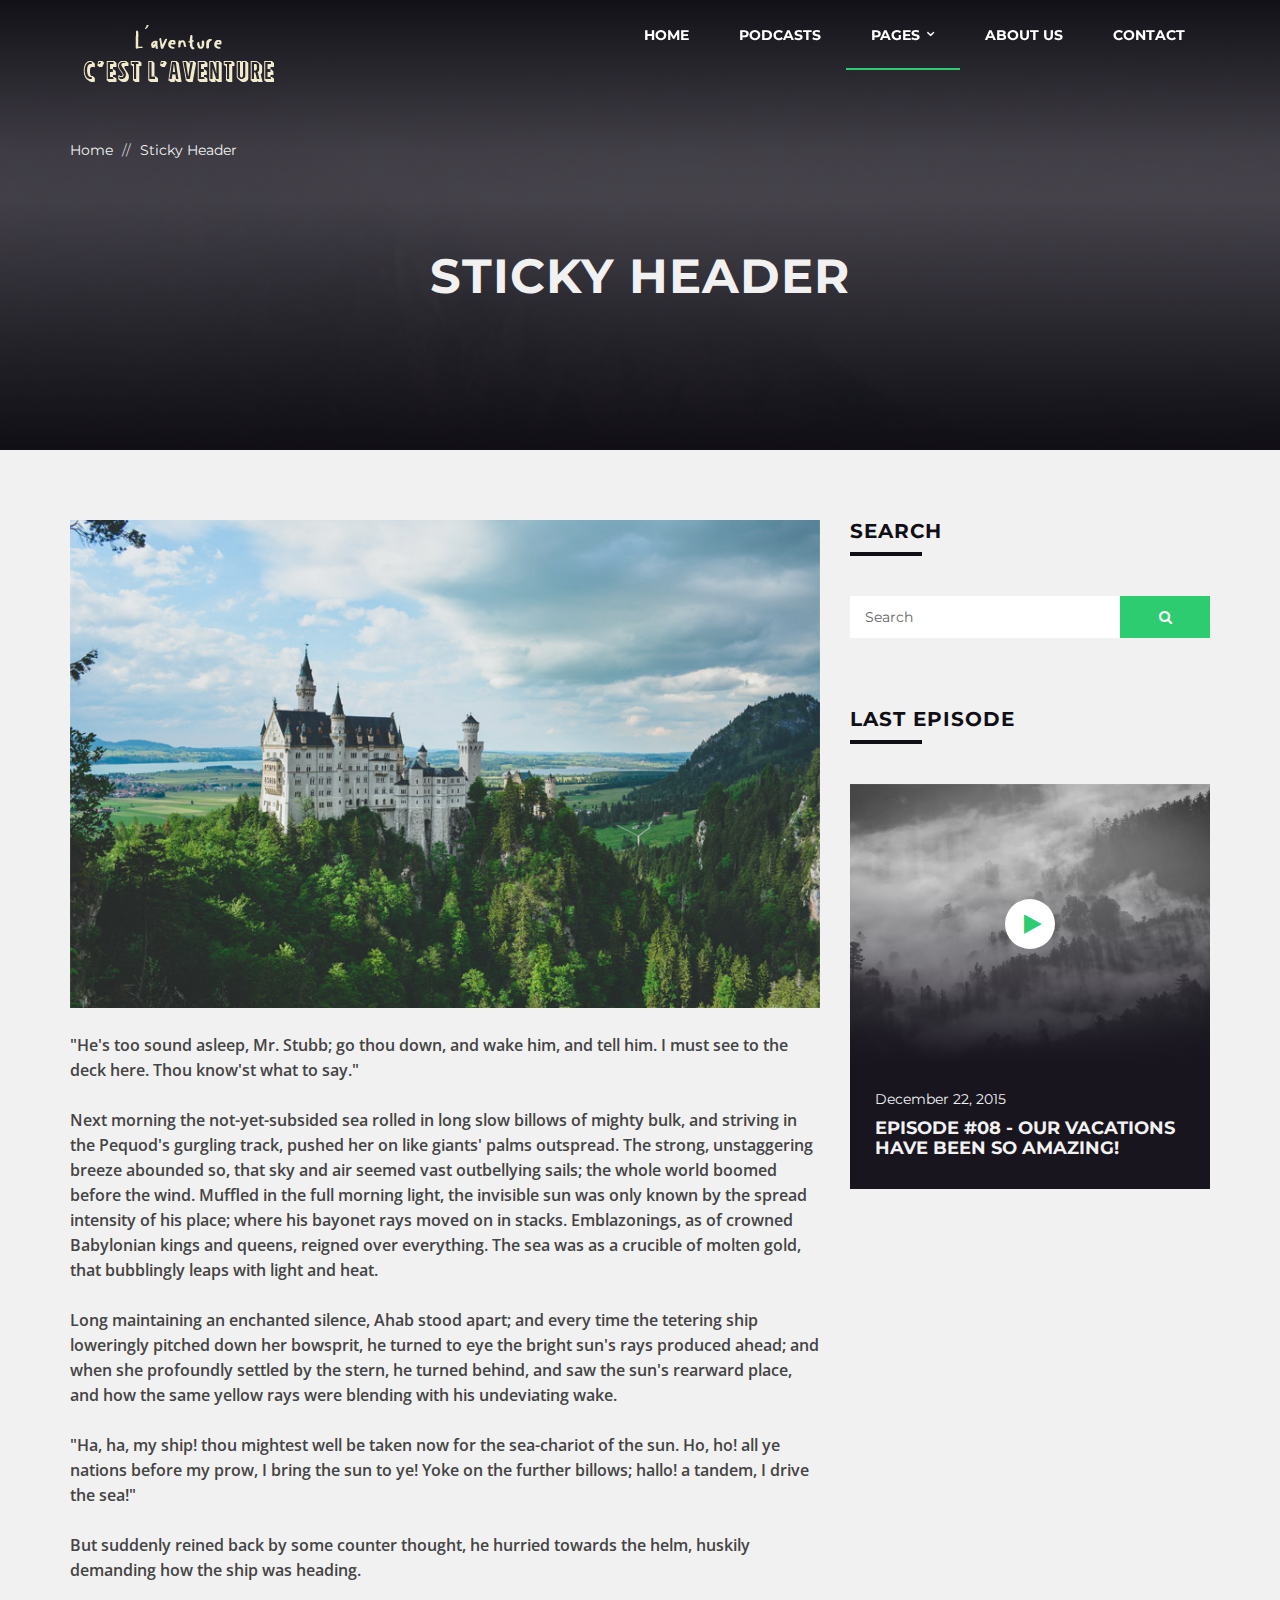
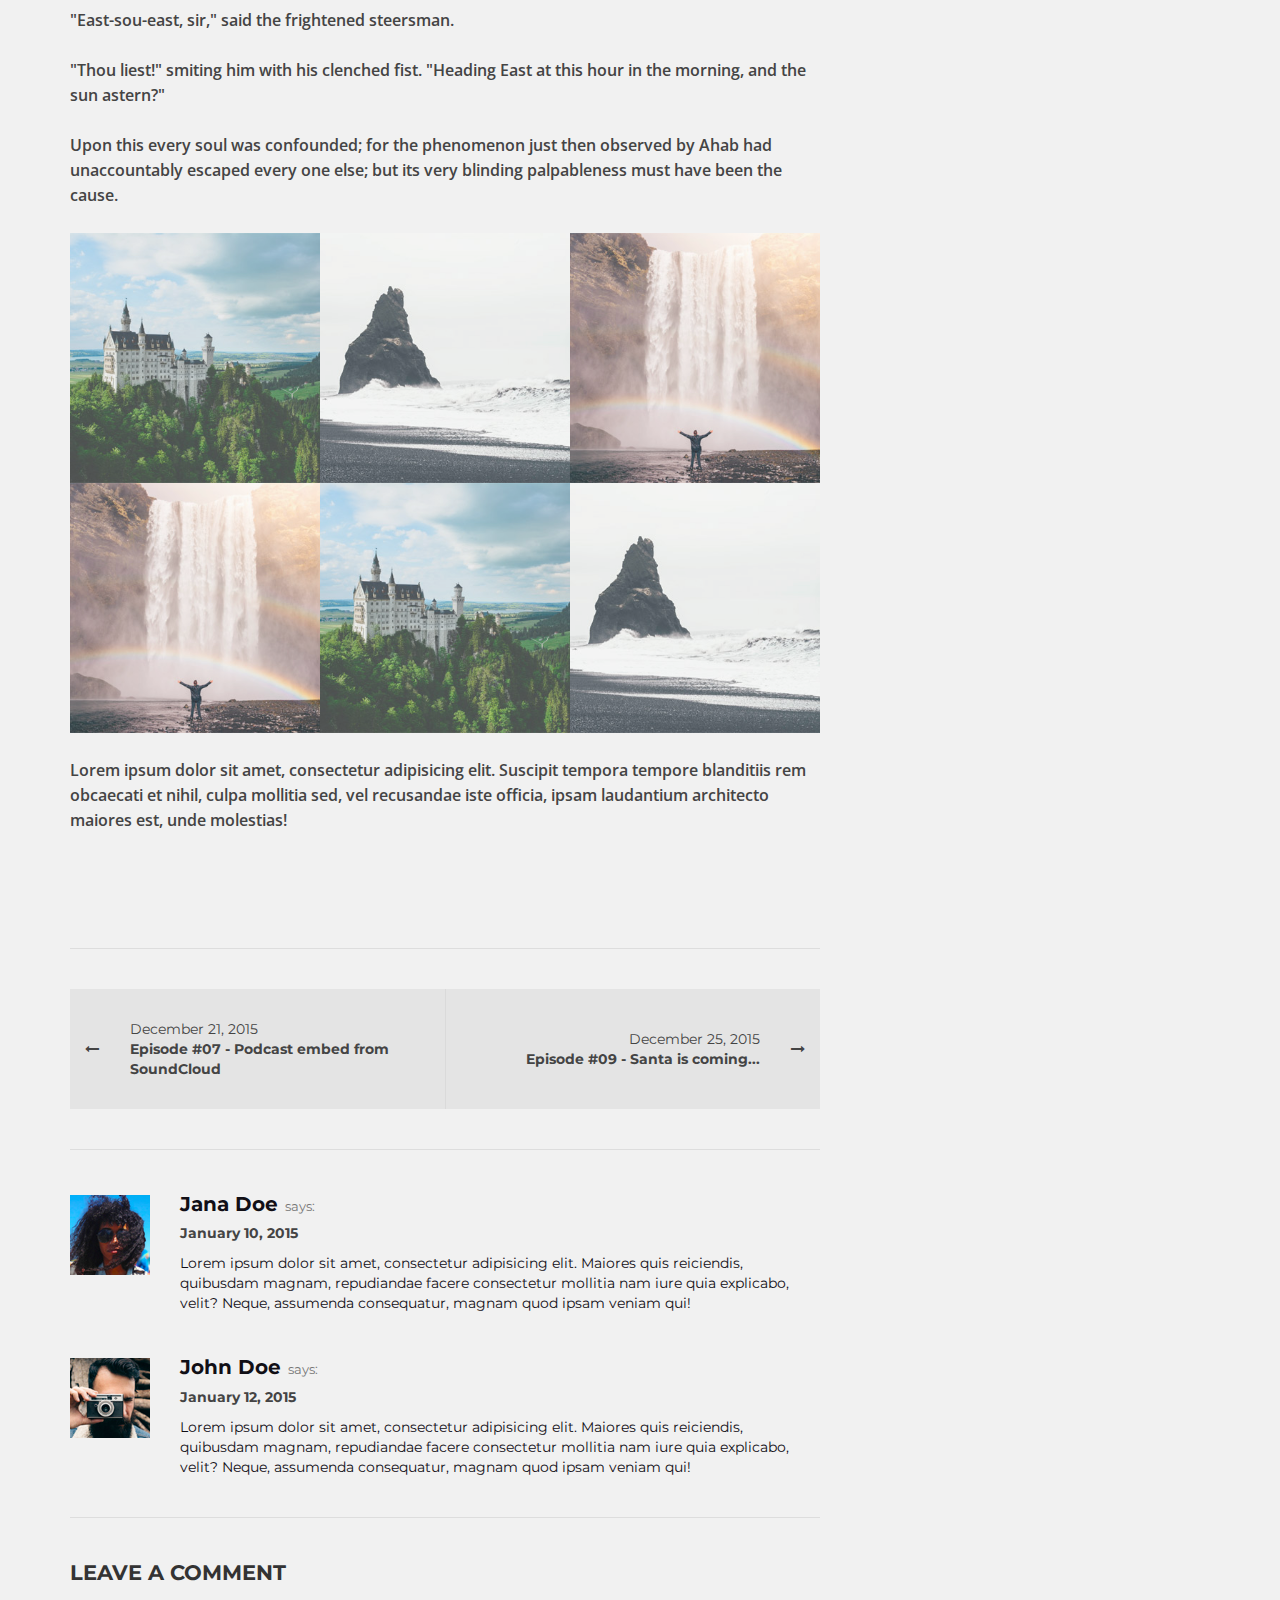
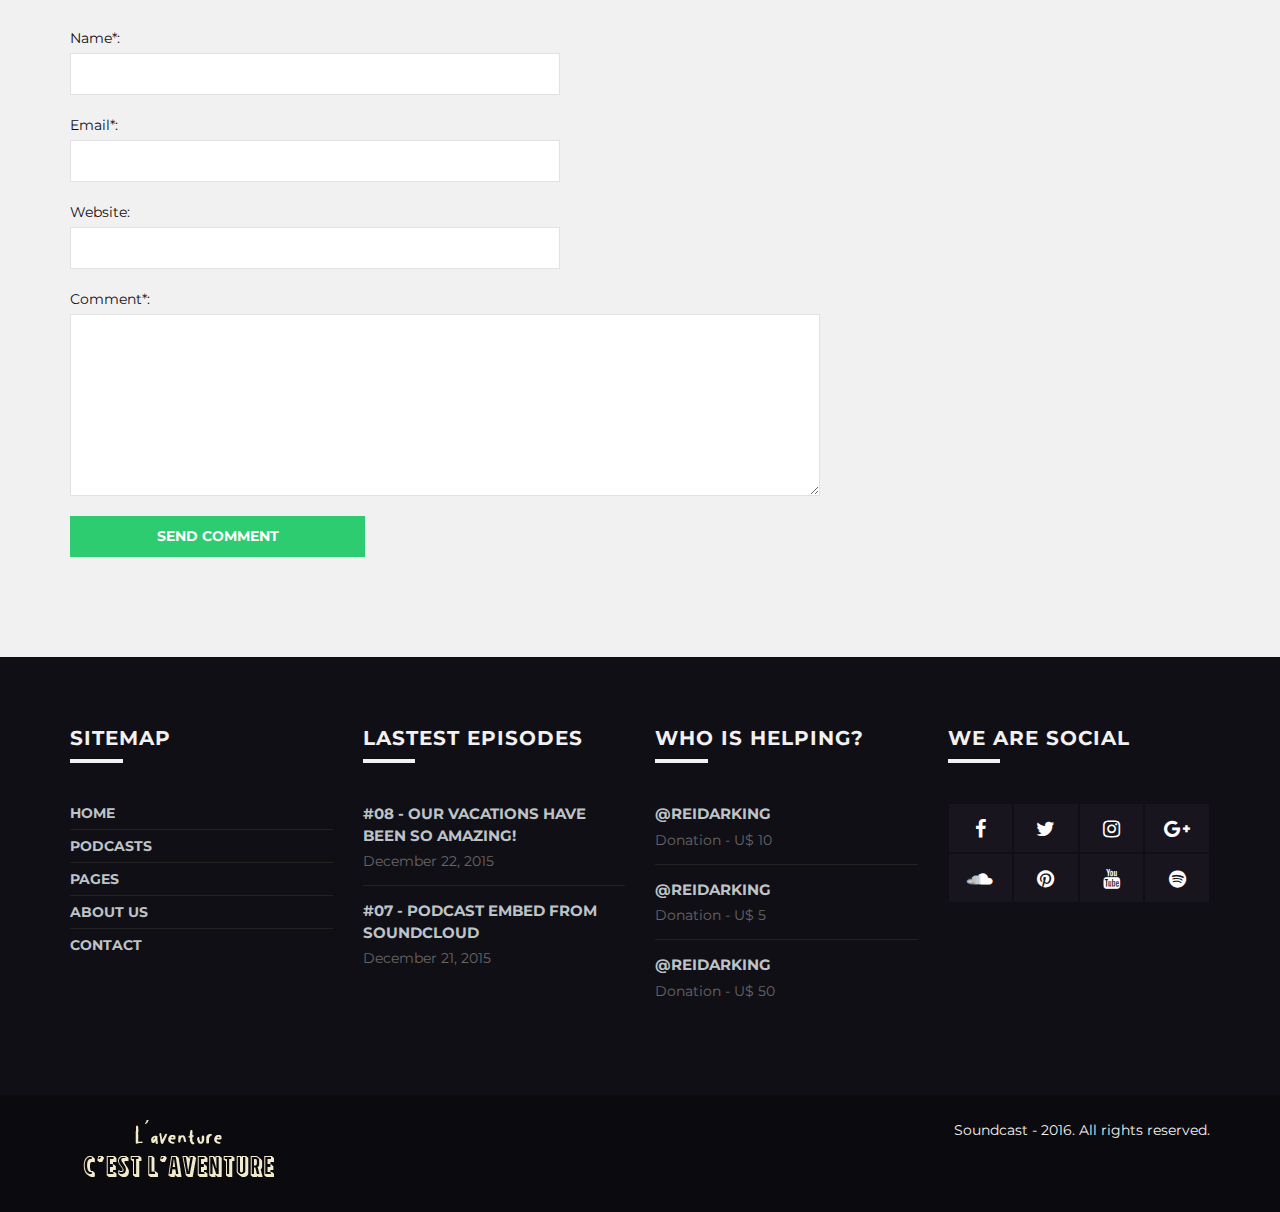
<file: sticky-header.html>
<!DOCTYPE html>
<html lang="en">
	
	<head>

		<!-- =================================== -->
		<!-- 		  COMPATIBILITY 			 -->
		<!-- =================================== -->
		
		<!--[if IE]><meta http-equiv="X-UA-Compatible" content="IE=edge"><![endif]-->
		<meta http-equiv="Content-Type" content="text/html; charset=utf-8" />	

		<!-- =================================== -->
		<!-- 			  TITLE 			 	 -->
		<!-- =================================== -->

		<title>Soundcast - Podcast Responsive Theme</title>

		<!-- =================================== -->
		<!-- 			MORDERNIZR 			 	 -->
		<!-- =================================== -->

		<script src="assets/js/modernizr.js"></script>
		
		<!-- =================================== -->
		<!-- 			  STYLES 				 -->
		<!-- =================================== -->
		
		<!-- BOOTSTRAP MIN -->
		<link href="assets/css/bootstrap.min.css" rel="stylesheet" />
		
		<!-- MEDIA ELEMENT -->
		<link href="assets/css/mediaelementplayer.min.css" rel="stylesheet" />
		
		<!-- MAGNIFIC POPUP CSS -->
		<link href="assets/css/magnific-popup.css" rel="stylesheet" />
		
		<!-- THEME CSS -->
		<link href="assets/css/style.css" rel="stylesheet" />
		
		<!-- GOOGLE FONTS -->
		<link href='https://fonts.googleapis.com/css?family=Montserrat:400,700' rel='stylesheet' type='text/css'>
		<link href='https://fonts.googleapis.com/css?family=Open+Sans:400,600,700,300' rel='stylesheet' type='text/css'>
		
		<!-- FONT AWESOME -->
		<link href="//maxcdn.bootstrapcdn.com/font-awesome/4.5.0/css/font-awesome.min.css" rel="stylesheet" />
		
		<!-- =================================== -->
		<!-- 		 	THEME COLOR 			 -->
		<!-- =================================== -->
		
		<meta name="theme-color" content="#fff" />
		
		<!-- =================================== -->
		<!-- 			CONDITIONAL 			 -->
		<!-- =================================== -->
		
		<!--[if lt IE 9]>
			<script src="https://oss.maxcdn.com/html5shiv/3.7.2/html5shiv.min.js"></script>
			<script src="https://oss.maxcdn.com/respond/1.4.2/respond.min.js"></script>
		<![endif]-->

		<!-- =================================== -->
		<!-- 			 VIEWPORT 				 -->
		<!-- =================================== -->

		<meta name="viewport" content="width=device-width, initial-scale=1, maximum-scale=1, shrink-to-fit=no" />

		<!-- =================================== -->
		<!-- 			  AUTHOR 				 -->
		<!-- =================================== -->

		<meta name="author" content="reidark" />
		<meta name="reply-to" content="support@reidark.com.br" />
		<meta name="DC.publisher" content="reidark" />
		<meta name="generator" content="Brackets" />

		<!-- =================================== -->
		<!-- 			 CONTENT 				 -->
		<!-- =================================== -->

		<meta name="keywords" content="soundcast, html5 template, creative template, themeforest, podcast template, podcast theme" />
		<meta name="description" content="A clean, lightweight and responsive podcast theme." />

		<!-- =================================== -->
		<!-- 			 ROBOTS 				 -->
		<!-- =================================== -->

		<meta name="GOOGLEBOT" content="INDEX, FOLLOW" />
		<meta name="robots" content="index, follow">
		<meta name="msnbot" content="NOODP" />

		<!-- =================================== -->
		<!-- 			 FACEBOOK 				 -->
		<!-- =================================== -->

		<meta property="og:locale" content="en" />
		<meta property="og:type" content="website" />
		<meta property="og:title" content="Soundcast" />
		<meta property="og:description" content="Podcast Responsive Theme" />
		<meta property="og:url" content="http://www.reidark.com.br/soundcast" />
		<meta property="og:site_name" content="Soundcast" />
		<meta property="og:image" content="http://www.reidark.com.br/soundcast/assets/img/facebook-og.jpg" />

		<!-- =================================== -->
		<!-- 			  TWITTER 				 -->
		<!-- =================================== -->

		<meta name="twitter:card" content="summary" />
		<meta name="twitter:site" content="http://www.reidark.com.br/soundcast" />
		<meta name="twitter:creator" content="@reidarking" />
		<meta name="twitter:title" content="Soundcast" />
		<meta name="twitter:description" content="Podcast Responsive Theme" />
		<meta name="twitter:domain" content="reidark" />
		<meta name="twitter:image" content="http://www.reidark.com.br/soundcast/assets/img/twitter-og.jpg" />

		<!-- =================================== -->
		<!-- 			  FAVICON 				 -->
		<!-- =================================== -->
		
		<link rel="icon" href="assets/img/favicon.png" />
		<link rel="shortcut icon" href="assets/img/favicon.png" />

	</head>

	<body itemscope itemtype="http://schema.org/WebSite">
		
		<!-- ===== HEADER ===== -->
		<header class="header sticky" data-offset="60" itemscope itemtype="http://schema.org/Organization">
			<div class="container">
			
				<!-- ===== LOGO ===== -->
				<h1 class="logo"><a href="index.html"><img itemprop="logo" src="assets/img/logo.png" alt="Soundcast - Podcast Responsive Theme" title="Soundcast - Podcast Responsive Theme" /></a></h1>
				
				<!-- ===== NAVIGATION ===== -->
				<nav class="navigation">
					<!-- ===== MENU ===== -->
					<ul class="menu">
						<li class="menuitem"><a href="index.html">Home</a></li>
						<li class="menuitem"><a href="podcasts.html">Podcasts</a></li>
						<li class="menuitem active dropdown">
							<a href="#">Pages</a>
							<ul class="droplist">
								<li class="droplist-item"><a href="columns.html">Columns</a></li>
								<li class="droplist-item"><a href="shortcodes.html">Shortcodes</a></li>
								<li class="droplist-item"><a href="typography.html">Typography</a></li>
								<li class="droplist-item"><a href="single-page.html">Single Page</a></li>
								<li class="droplist-item"><a href="sticky-header.html">Sticky Header</a></li>
								<li class="droplist-item"><a href="static-header.html">Static Header</a></li>
								<li class="droplist-item"><a href="404.html">404</a></li>
							</ul>
						</li>
						<li class="menuitem"><a href="about-us.html">About Us</a></li>
						<li class="menuitem"><a href="contact.html">Contact</a></li>
					</ul>
					<!-- ===== HAMBURGUER ICON ===== -->
					<a href="#" class="btn-hamburguer-menu"><i class="fa fa-bars"></i></a>
				</nav>
				
			</div>
		</header>
		
		<!-- ===== MAIN ===== -->
		<main id="main" class="main">
			
			<!-- ===== PAGE HEADER ===== -->
			<header class="page-header" style="background-image: url(assets/img/single-background.jpg)">
				<div class="page-header-inner">
					<div class="container">

						<!-- ===== BREADCRUMB ===== -->
						<ol class="breadcrumb" itemscope itemtype="http://schema.org/BreadcrumbList">
							<li itemprop="itemListElement"><a href="index.html">Home</a></li>
							<li itemprop="itemListElement"><a href="#">Sticky Header</a></li>
						</ol>

						<!-- ===== PAGE HEADER CONTENT ===== -->
						<div class="page-header-content text-center">
							<h2>Sticky Header</h2>
						</div>

					</div>
				</div>
			</header>
			
			<!-- ===== SINGLE PAGE CONTENT ===== -->
			<div class="section-negative">
				<div class="container">
					
					<div class="row mt-70 mb-50">
						
						<!-- ===== PODCAST TEXT CONTENT ===== -->
						<div class="col-md-8 mb-50">
							
							<!-- ===== PAGE MAIN CONTENT ===== -->
							<div class="page-content">
								<figure><img src="assets/img/gallery/large/image-2.jpg" alt="Image" title="Image" /></figure>
								<p>"He's too sound asleep, Mr. Stubb; go thou down, and wake him, and tell him. I must see to the deck here. Thou know'st what to say."</p>
								<p>Next morning the not-yet-subsided sea rolled in long slow billows of mighty bulk, and striving in the Pequod's gurgling track, pushed her on like giants' palms outspread. The strong, unstaggering breeze abounded so, that sky and air seemed vast outbellying sails; the whole world boomed before the wind. Muffled in the full morning light, the invisible sun was only known by the spread intensity of his place; where his bayonet rays moved on in stacks. Emblazonings, as of crowned Babylonian kings and queens, reigned over everything. The sea was as a crucible of molten gold, that bubblingly leaps with light and heat.</p>
								<p>Long maintaining an enchanted silence, Ahab stood apart; and every time the tetering ship loweringly pitched down her bowsprit, he turned to eye the bright sun's rays produced ahead; and when she profoundly settled by the stern, he turned behind, and saw the sun's rearward place, and how the same yellow rays were blending with his undeviating wake.</p>
								<p>"Ha, ha, my ship! thou mightest well be taken now for the sea-chariot of the sun. Ho, ho! all ye nations before my prow, I bring the sun to ye! Yoke on the further billows; hallo! a tandem, I drive the sea!"</p>
								<p>But suddenly reined back by some counter thought, he hurried towards the helm, huskily demanding how the ship was heading.</p>
								<p>"East-sou-east, sir," said the frightened steersman.</p>
								<p>"Thou liest!" smiting him with his clenched fist. "Heading East at this hour in the morning, and the sun astern?"</p>
								<p>Upon this every soul was confounded; for the phenomenon just then observed by Ahab had unaccountably escaped every one else; but its very blinding palpableness must have been the cause.</p>
								<!-- ===== GALLERY WITH ZOOM ===== -->
								<div class="page-gallery">
									<div class="col-md-4 col-xs-6 nopadding">
										<figure class="gallery-item">
											<a href="assets/img/gallery/large/image-2.jpg" class="gallery-zoom">
												<img src="assets/img/gallery/thumb/image-2.jpg" alt="Gallery" title="Gallery" />
											</a>
										</figure>
									</div>
									<div class="col-md-4 col-xs-6 nopadding">
										<figure class="gallery-item">
											<a href="assets/img/gallery/large/image-1.jpg" class="gallery-zoom" title="This is a caption">
												<img src="assets/img/gallery/thumb/image-1.jpg" alt="Gallery" title="Gallery" />
											</a>
											<figcaption>This is a caption</figcaption>
										</figure>
									</div>
									<div class="col-md-4 col-xs-6 nopadding">
										<figure class="gallery-item">
											<a href="assets/img/gallery/large/image-3.jpg" class="gallery-zoom">
												<img src="assets/img/gallery/thumb/image-3.jpg" alt="Gallery" title="Gallery" />
											</a>
										</figure>
									</div>
									<div class="col-md-4 col-xs-6 nopadding">
										<figure class="gallery-item">
											<a href="assets/img/gallery/large/image-3.jpg" class="gallery-zoom" title="This is a caption">
												<img src="assets/img/gallery/thumb/image-3.jpg" alt="Gallery" title="Gallery" />
											</a>
											<figcaption>This is a caption</figcaption>
										</figure>
									</div>
									<div class="col-md-4 col-xs-6 nopadding">
										<figure class="gallery-item">
											<a href="assets/img/gallery/large/image-2.jpg" class="gallery-zoom">
												<img src="assets/img/gallery/thumb/image-2.jpg" alt="Gallery" title="Gallery" />
											</a>
										</figure>
									</div>
									<div class="col-md-4 col-xs-6 nopadding">
										<figure class="gallery-item">
											<a href="assets/img/gallery/large/image-1.jpg" class="gallery-zoom">
												<img src="assets/img/gallery/thumb/image-1.jpg" alt="Gallery" title="Gallery" />
											</a>
										</figure>
									</div>
								</div>
								<p>Lorem ipsum dolor sit amet, consectetur adipisicing elit. Suscipit tempora tempore blanditiis rem obcaecati et nihil, culpa mollitia sed, vel recusandae iste officia, ipsam laudantium architecto maiores est, unde molestias!</p>
							</div>
							
							<!-- ===== HR ===== -->
							<hr />
							
							<!-- ===== PREV AND NEXT ===== -->
							<div class="page-pagination">
								<!-- ===== PREV ===== -->
								<a href="podcast-soundcloud.html" class="page-pagination-prev">
									<i class="fa fa-long-arrow-left"></i>
									<span>December 21, 2015</span>
									<p>Episode #07 - Podcast embed from SoundCloud</p>
								</a>
								<!-- ===== NEXT ===== -->
								<a href="#" class="page-pagination-next">
									<i class="fa fa-long-arrow-right"></i>
									<span>December 25, 2015</span>
									<p>Episode #09 - Santa is coming...</p>
								</a>
							</div>
							
							<!-- ===== HR ===== -->
							<hr />
							
							<!-- ===== COMMENTS ===== -->
							<div class="page-comments">
									
								<!-- ===== COMMENT ITEM ===== -->
								<div class="comment-item">
									<!-- ===== COMMENT IMAGE ===== -->
									<div class="comment-image">
										<figure><img src="assets/img/avatar/avatar-f.jpg" alt="Avatar" title="Avatar" /></figure>
									</div>
									<!-- ===== COMMENT CONTENT ===== -->
									<div class="comment-content">
										<cite class="comment-author">Jana Doe</cite> <small>says:</small>
										<span class="comment-date">January 10, 2015</span>
										<div class="comment-body">
											<p>Lorem ipsum dolor sit amet, consectetur adipisicing elit. Maiores quis reiciendis, quibusdam magnam, repudiandae facere consectetur mollitia nam iure quia explicabo, velit? Neque, assumenda consequatur, magnam quod ipsam veniam qui!</p>
										</div>
									</div>
								</div>
								
								<div class="comment-item">
									<!-- ===== COMMENT IMAGE ===== -->
									<div class="comment-image">
										<figure><img src="assets/img/avatar/avatar-m.jpg" alt="Avatar" title="Avatar" /></figure>
									</div>
									<!-- ===== COMMENT CONTENT ===== -->
									<div class="comment-content">
										<cite class="comment-author">John Doe</cite> <small>says:</small>
										<span class="comment-date">January 12, 2015</span>
										<div class="comment-body">
											<p>Lorem ipsum dolor sit amet, consectetur adipisicing elit. Maiores quis reiciendis, quibusdam magnam, repudiandae facere consectetur mollitia nam iure quia explicabo, velit? Neque, assumenda consequatur, magnam quod ipsam veniam qui!</p>
										</div>
									</div>
								</div>

							</div>
							
							<!-- ===== HR ===== -->
							<hr />
							
							<!-- ===== FORM COMMENTS ===== -->
							<form action="#" class="form-comment form-validate">
								<fieldset class="row">
									<legend class="col-md-12">Leave a comment</legend>
									<div class="col-md-8 mb-20">
										<label for="name" class="label-control">Name*:</label>
										<input type="text" id="name" name="name" class="form-control" required />
									</div>
									<div class="col-md-8 mb-20">
										<label for="email" class="label-control">Email*:</label>
										<input type="email" id="email" name="email" class="form-control" required />
									</div>
									<div class="col-md-8 mb-20">
										<label for="website" class="label-control">Website:</label>
										<input type="text" id="website" name="website" class="form-control" />
									</div>
									<div class="col-md-12 mb-20">
										<label for="comment" class="label-control">Comment*:</label>
										<textarea name="comment" id="comment" rows="8" class="form-control" required></textarea>
									</div>
									<div class="col-md-5">
										<input type="submit" class="btn btn-lg btn-block btn-success" value="Send comment" />
									</div>
								</fieldset>
							</form>
							
						</div>
						
						<!-- ===== SIDEBAR ===== -->
						<div class="col-md-4">
						
							<!-- ===== PODCAST SIDEBAR ===== -->
							<div class="page-sidebar">
							
								<!-- ===== SEARCH ===== -->
								<div class="sidebar-widget">
									<h2 class="title-separator">Search</h2>
									<form action="#" class="form-search">
										<fieldset>
											<div class="col-md-9 nopadding">
												<input type="search" name="search" class="form-control noborder" placeholder="Search" />
											</div>
											<div class="col-md-3 nopadding">
												<button class="btn btn-success btn-lg btn-block"><i class="fa fa-search"></i></button>
											</div>
										</fieldset>
									</form>
								</div>
								
								<!-- ===== PODCAST WIDGET ===== -->
								<div class="sidebar-widget">
									<h2 class="title-separator">Last Episode</h2>
									<div class="podcast-card sidebar">
										<figure class="podcast-image"><a href="podcast.html"><img src="assets/img/cards/podcast-boxed-thumb2.jpg" alt="Photography" title="Photography" /></a></figure>
										<div class="podcast-content">
											<span class="podcast-date">December 22, 2015</span>
											<h2 class="podcast-title"><a href="podcast.html">Episode #08 - Our vacations have been so amazing!</a></h2>
										</div>
									</div>
								</div>
								
							</div>
							
						</div>
						
					</div>
					
				</div>
			</div>
			
		</main>
		
		<!-- ===== FOOTER ===== -->
		<footer class="footer">
			
			<!-- ===== FOOTER CONTENT INFORMATION ===== -->
			<section class="section-positive">
				<div class="container">
					
					<div class="row mt-70 mb-30">
						
						<!-- ===== SITEMAP ===== -->
						<div class="col-sm-3 mb-40">
							<h2 class="title-separator white">Sitemap</h2>
							<ul class="footer-list">
								<li><a href="index.html">Home</a></li>
								<li><a href="podcasts.html">Podcasts</a></li>
								<li><a href="single-page.html">Pages</a></li>
								<li><a href="about-us.html">About Us</a></li>
								<li><a href="contact.html">Contact</a></li>
							</ul>
						</div>
						
						<!-- ===== PODCASTS EPISODES ===== -->
						<div class="col-sm-3 mb-40">
							<h2 class="title-separator white">Lastest Episodes</h2>
							<ul class="footer-complement">
								<li>
									<a href="podcast.html">#08 - Our vacations have been so amazing!</a>
									<span>December 22, 2015</span>
								</li>
								<li>
									<a href="podcast-soundcloud.html">#07 - Podcast embed from SoundCloud</a>
									<span>December 21, 2015</span>
								</li>
							</ul>
						</div>
						
						<!-- ===== PODCASTS EPISODES ===== -->
						<div class="col-sm-3 mb-40">
							<h2 class="title-separator white">Who is helping?</h2>
							<ul class="footer-complement">
								<li>
									<a href="#">@reidarking</a>
									<span>Donation - U$ 10</span>
								</li>
								<li>
									<a href="#">@reidarking</a>
									<span>Donation - U$ 5</span>
								</li>
								<li>
									<a href="#">@reidarking</a>
									<span>Donation - U$ 50</span>
								</li>
							</ul>
						</div>
						
						<!-- ===== SOCIAL CONNECTION ===== -->
						<div class="col-sm-3 mb-40">
							<h2 class="title-separator white">We are social</h2>
							<ul class="social-list">
								<li class="social-item"><a href="#" target="_blank"><i class="fa fa-facebook"></i></a></li>
								<li class="social-item"><a href="#" target="_blank"><i class="fa fa-twitter"></i></a></li>
								<li class="social-item"><a href="#" target="_blank"><i class="fa fa-instagram"></i></a></li>
								<li class="social-item"><a href="#" target="_blank"><i class="fa fa-google-plus"></i></a></li>
								<li class="social-item"><a href="#" target="_blank"><i class="fa fa-soundcloud"></i></a></li>
								<li class="social-item"><a href="#" target="_blank"><i class="fa fa-pinterest"></i></a></li>
								<li class="social-item"><a href="#" target="_blank"><i class="fa fa-youtube"></i></a></li>
								<li class="social-item"><a href="#" target="_blank"><i class="fa fa-spotify"></i></a></li>
							</ul>
						</div>
						
					</div>
					
				</div>
			</section>
			
			<!-- ===== FOOTER INFORMATION ===== -->
			<section class="footer-credits">
				<div class="container">
					
					<div class="row">
						
						<!-- ===== CREDIT LOGO ===== -->
						<div class="col-sm-6 footer-logo">
							<h2><a href="index.html"><img src="assets/img/logo.png" alt="Soudcast - Podcast Responsive Theme" title="Soundcast - Podcast Responsive Theme" /></a></h2>
						</div>
						
						<!-- ===== CREDIT LOGO ===== -->
						<div class="col-sm-6 text-right">
							Soundcast - 2016. All rights reserved.
						</div>
						
					</div>
					
				</div>
			</section>
			
		</footer>
		
		<!-- =================================== -->
		<!-- 			  SCRIPTS 				 -->
		<!-- =================================== -->
		
		<!-- JQUERY -->
		<script src="assets/js/jquery-1.11.min.js"></script>
		
		<!-- BOOTSTRAP JS -->
		<script src="assets/js/bootstrap.min.js"></script>
		
		<!-- MEDIA ELEMENT -->
		<script src="assets/js/mediaelement-and-player.min.js"></script>
		
		<!-- MAGNIFIC POPUP -->
		<script src="assets/js/magnific-popup.min.js"></script>
		
		<!-- FORM VALIDATE -->
		<script src="assets/js/validate.min.js"></script>
		
		<!-- PLACEHOLDER FOR IE -->
		<script src="assets/js/placeholder.min.js"></script>
		
		<!-- THEME JS -->
		<script src="assets/js/main.js"></script>

	</body>

</html>
</file>
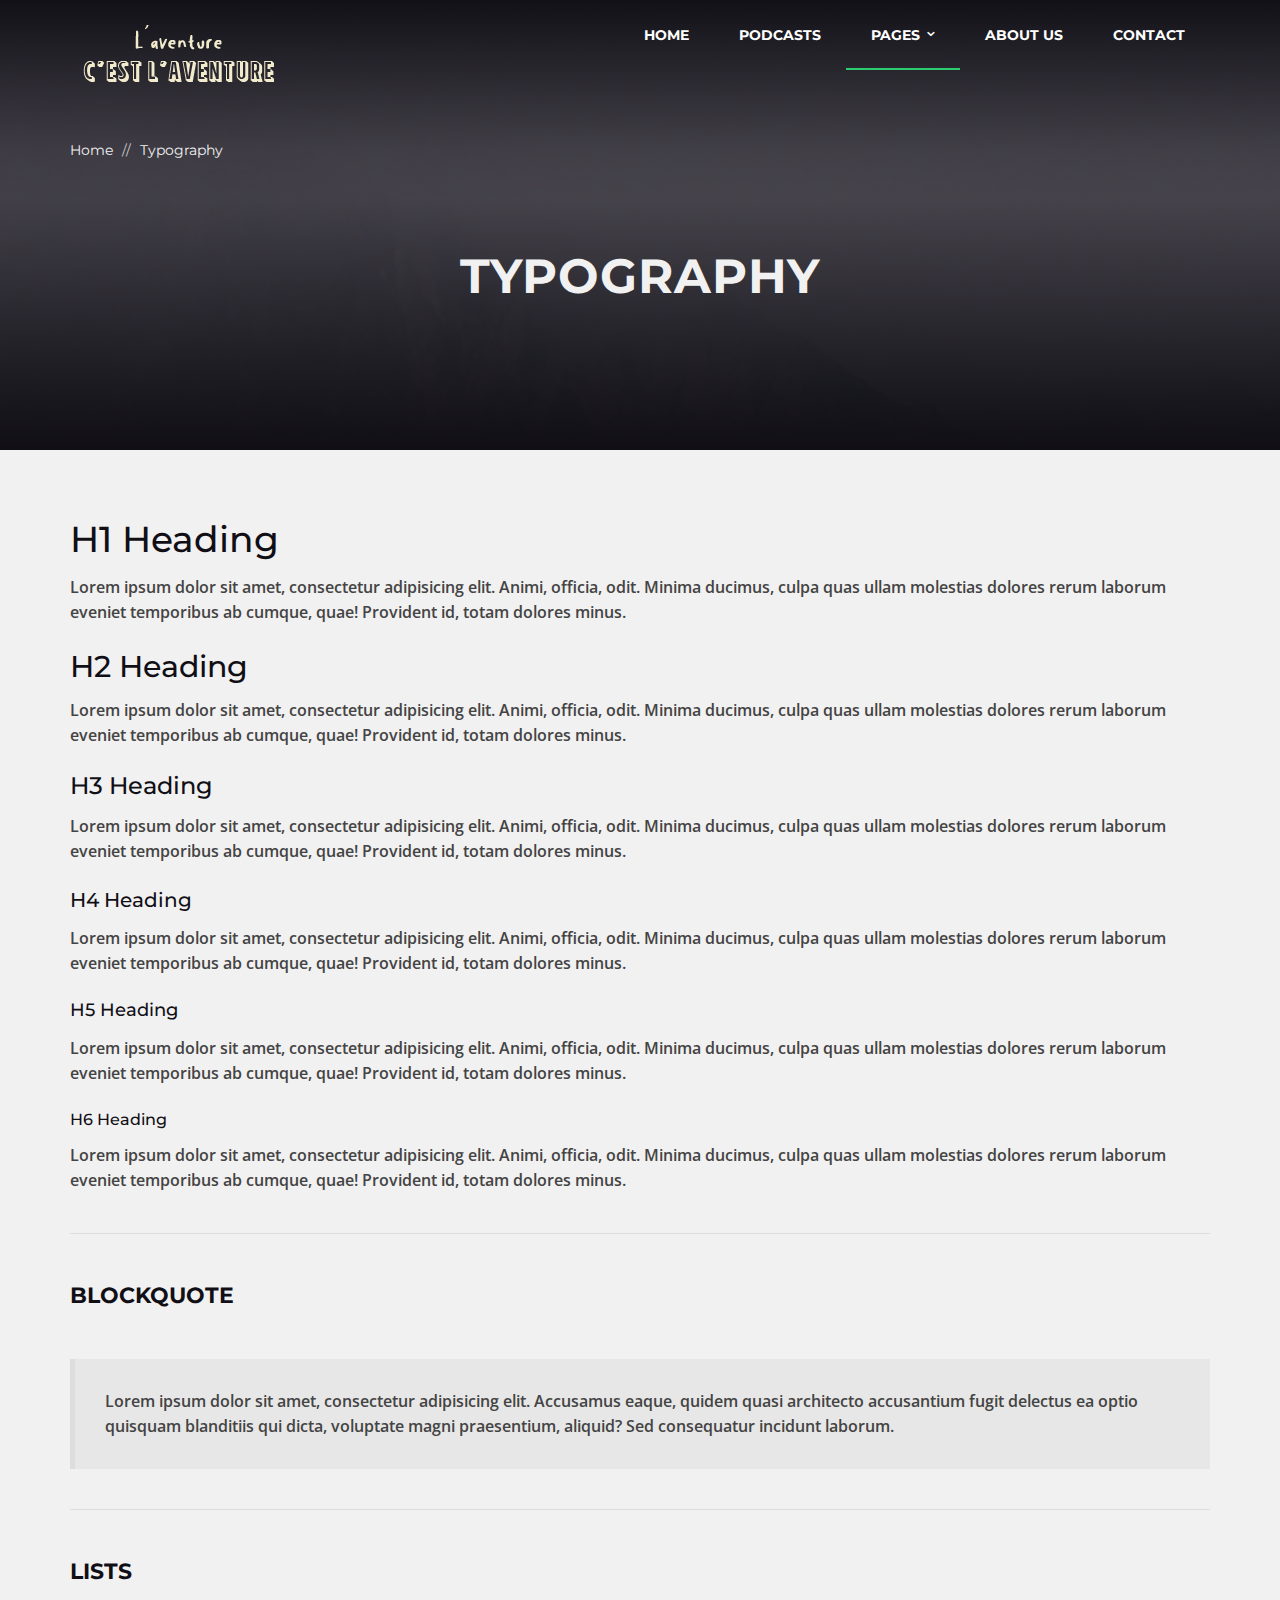
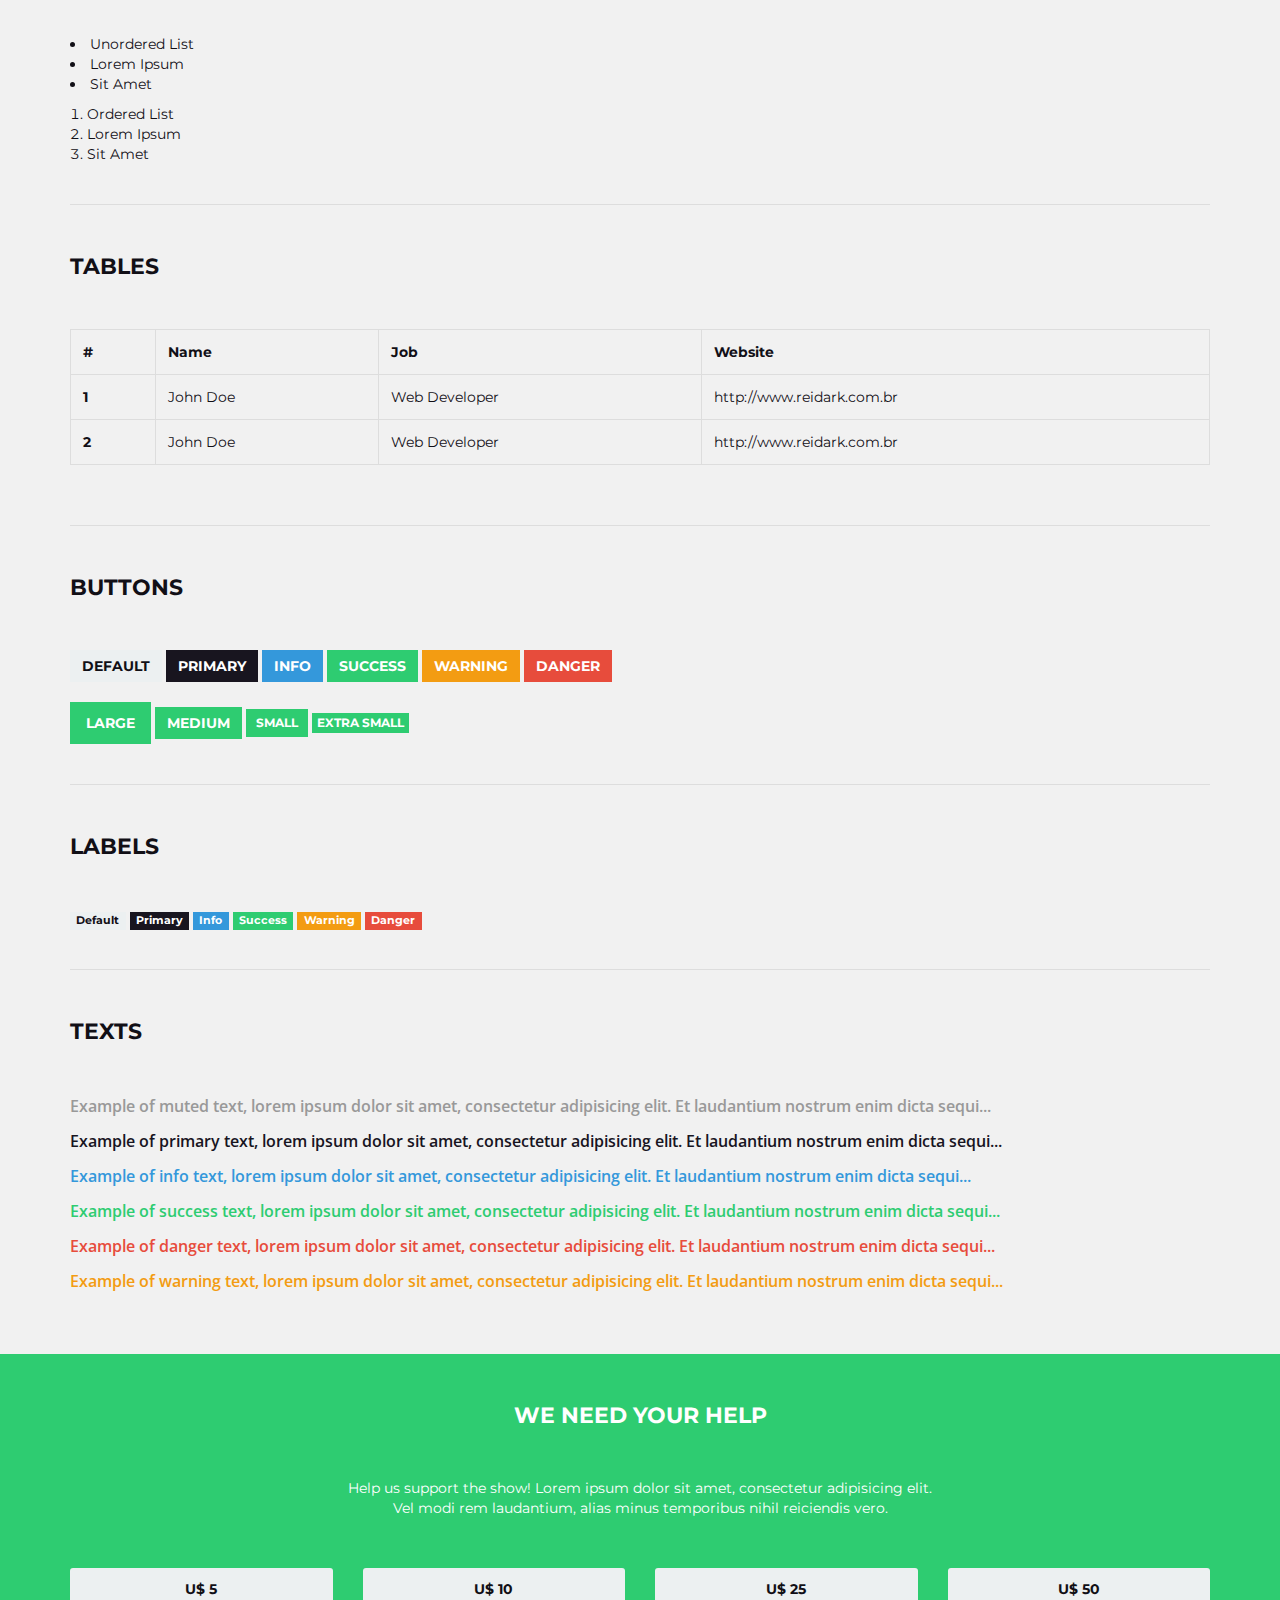
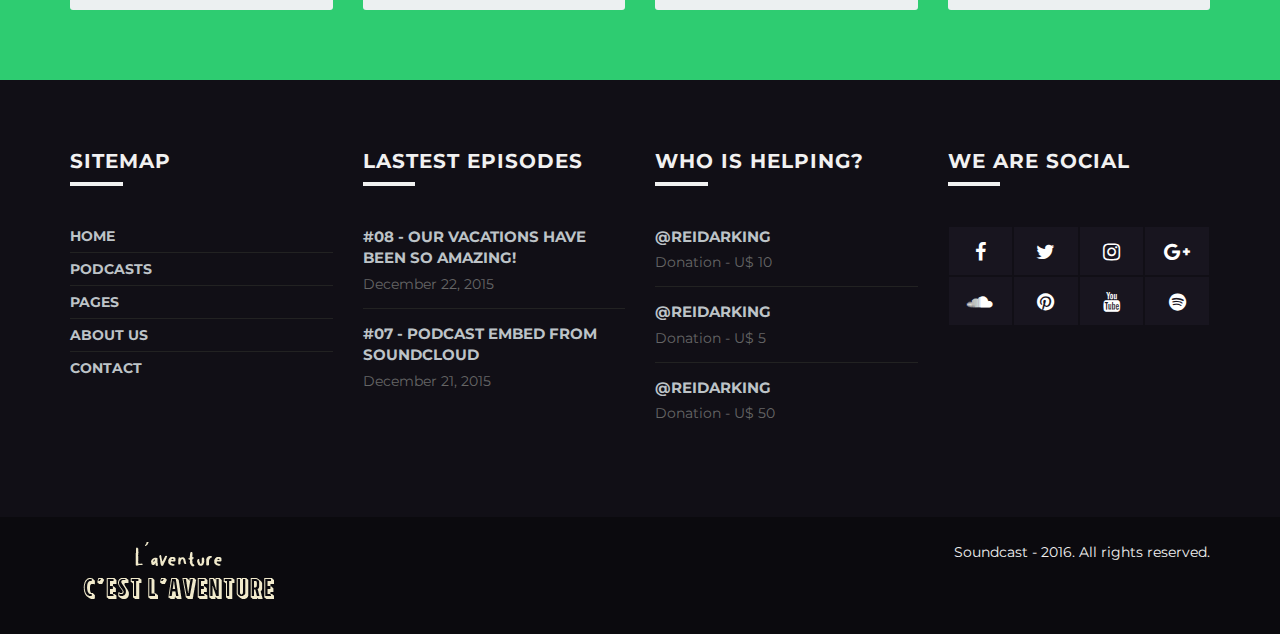
<file: typography.html>
<!DOCTYPE html>
<html lang="en">
	
	<head>

		<!-- =================================== -->
		<!-- 		  COMPATIBILITY 			 -->
		<!-- =================================== -->
		
		<!--[if IE]><meta http-equiv="X-UA-Compatible" content="IE=edge"><![endif]-->
		<meta http-equiv="Content-Type" content="text/html; charset=utf-8" />	

		<!-- =================================== -->
		<!-- 			  TITLE 			 	 -->
		<!-- =================================== -->

		<title>Soundcast - Podcast Responsive Theme</title>

		<!-- =================================== -->
		<!-- 			MORDERNIZR 			 	 -->
		<!-- =================================== -->

		<script src="assets/js/modernizr.js"></script>
		
		<!-- =================================== -->
		<!-- 			  STYLES 				 -->
		<!-- =================================== -->
		
		<!-- BOOTSTRAP MIN -->
		<link href="assets/css/bootstrap.min.css" rel="stylesheet" />
		
		<!-- MEDIA ELEMENT -->
		<link href="assets/css/mediaelementplayer.min.css" rel="stylesheet" />
		
		<!-- MAGNIFIC POPUP CSS -->
		<link href="assets/css/magnific-popup.css" rel="stylesheet" />
		
		<!-- THEME CSS -->
		<link href="assets/css/style.css" rel="stylesheet" />
		
		<!-- GOOGLE FONTS -->
		<link href='https://fonts.googleapis.com/css?family=Montserrat:400,700' rel='stylesheet' type='text/css'>
		<link href='https://fonts.googleapis.com/css?family=Open+Sans:400,600,700,300' rel='stylesheet' type='text/css'>
		
		<!-- FONT AWESOME -->
		<link href="//maxcdn.bootstrapcdn.com/font-awesome/4.5.0/css/font-awesome.min.css" rel="stylesheet" />
		
		<!-- =================================== -->
		<!-- 		 	THEME COLOR 			 -->
		<!-- =================================== -->
		
		<meta name="theme-color" content="#fff" />
		
		<!-- =================================== -->
		<!-- 			CONDITIONAL 			 -->
		<!-- =================================== -->
		
		<!--[if lt IE 9]>
			<script src="https://oss.maxcdn.com/html5shiv/3.7.2/html5shiv.min.js"></script>
			<script src="https://oss.maxcdn.com/respond/1.4.2/respond.min.js"></script>
		<![endif]-->

		<!-- =================================== -->
		<!-- 			 VIEWPORT 				 -->
		<!-- =================================== -->

		<meta name="viewport" content="width=device-width, initial-scale=1, maximum-scale=1, shrink-to-fit=no" />

		<!-- =================================== -->
		<!-- 			  AUTHOR 				 -->
		<!-- =================================== -->

		<meta name="author" content="reidark" />
		<meta name="reply-to" content="support@reidark.com.br" />
		<meta name="DC.publisher" content="reidark" />
		<meta name="generator" content="Brackets" />

		<!-- =================================== -->
		<!-- 			 CONTENT 				 -->
		<!-- =================================== -->

		<meta name="keywords" content="soundcast, html5 template, creative template, themeforest, podcast template, podcast theme" />
		<meta name="description" content="A clean, lightweight and responsive podcast theme." />

		<!-- =================================== -->
		<!-- 			 ROBOTS 				 -->
		<!-- =================================== -->

		<meta name="GOOGLEBOT" content="INDEX, FOLLOW" />
		<meta name="robots" content="index, follow">
		<meta name="msnbot" content="NOODP" />

		<!-- =================================== -->
		<!-- 			 FACEBOOK 				 -->
		<!-- =================================== -->

		<meta property="og:locale" content="en" />
		<meta property="og:type" content="website" />
		<meta property="og:title" content="Soundcast" />
		<meta property="og:description" content="Podcast Responsive Theme" />
		<meta property="og:url" content="http://www.reidark.com.br/soundcast" />
		<meta property="og:site_name" content="Soundcast" />
		<meta property="og:image" content="http://www.reidark.com.br/soundcast/assets/img/facebook-og.jpg" />

		<!-- =================================== -->
		<!-- 			  TWITTER 				 -->
		<!-- =================================== -->

		<meta name="twitter:card" content="summary" />
		<meta name="twitter:site" content="http://www.reidark.com.br/soundcast" />
		<meta name="twitter:creator" content="@reidarking" />
		<meta name="twitter:title" content="Soundcast" />
		<meta name="twitter:description" content="Podcast Responsive Theme" />
		<meta name="twitter:domain" content="reidark" />
		<meta name="twitter:image" content="http://www.reidark.com.br/soundcast/assets/img/twitter-og.jpg" />

		<!-- =================================== -->
		<!-- 			  FAVICON 				 -->
		<!-- =================================== -->
		
		<link rel="icon" href="assets/img/favicon.png" />
		<link rel="shortcut icon" href="assets/img/favicon.png" />

	</head>

	<body itemscope itemtype="http://schema.org/WebSite">
		
		<!-- ===== HEADER ===== -->
		<header class="header absolute" itemscope itemtype="http://schema.org/Organization">
			<div class="container">
			
				<!-- ===== LOGO ===== -->
				<h1 class="logo"><a href="index.html"><img itemprop="logo" src="assets/img/logo.png" alt="Soundcast - Podcast Responsive Theme" title="Soundcast - Podcast Responsive Theme" /></a></h1>
				
				<!-- ===== NAVIGATION ===== -->
				<nav class="navigation">
					<!-- ===== MENU ===== -->
					<ul class="menu">
						<li class="menuitem"><a href="index.html">Home</a></li>
						<li class="menuitem"><a href="podcasts.html">Podcasts</a></li>
						<li class="menuitem active dropdown">
							<a href="#">Pages</a>
							<ul class="droplist">
								<li class="droplist-item"><a href="columns.html">Columns</a></li>
								<li class="droplist-item"><a href="shortcodes.html">Shortcodes</a></li>
								<li class="droplist-item"><a href="typography.html">Typography</a></li>
								<li class="droplist-item"><a href="single-page.html">Single Page</a></li>
								<li class="droplist-item"><a href="sticky-header.html">Sticky Header</a></li>
								<li class="droplist-item"><a href="static-header.html">Static Header</a></li>
								<li class="droplist-item"><a href="404.html">404</a></li>
							</ul>
						</li>
						<li class="menuitem"><a href="about-us.html">About Us</a></li>
						<li class="menuitem"><a href="contact.html">Contact</a></li>
					</ul>
					<!-- ===== HAMBURGUER ICON ===== -->
					<a href="#" class="btn-hamburguer-menu"><i class="fa fa-bars"></i></a>
				</nav>
				
			</div>
		</header>
		
		<!-- ===== MAIN ===== -->
		<main id="main" class="main">
			
			<!-- ===== PAGE HEADER ===== -->
			<header class="page-header" style="background-image: url(assets/img/single-background.jpg)">
				<div class="page-header-inner">
					<div class="container">

						<!-- ===== BREADCRUMB ===== -->
						<ol class="breadcrumb" itemscope itemtype="http://schema.org/BreadcrumbList">
							<li itemprop="itemListElement"><a href="index.html">Home</a></li>
							<li itemprop="itemListElement"><a href="#">Typography</a></li>
						</ol>

						<!-- ===== PAGE HEADER CONTENT ===== -->
						<div class="page-header-content text-center">
							<h2>Typography</h2>
						</div>

					</div>
				</div>
			</header>
			
			<!-- ===== SECTION NEGATIVE ===== -->
			<section class="section-negative">
				<div class="container">
					
					<!-- ===== PAGE CONTENT ===== -->
					<div class="page-content mt-70">
					
						<!-- ===== HEADINGS ===== -->
						<div>
							<h1>H1 Heading</h1>
							<p>Lorem ipsum dolor sit amet, consectetur adipisicing elit. Animi, officia, odit. Minima ducimus, culpa quas ullam molestias dolores rerum laborum eveniet temporibus ab cumque, quae! Provident id, totam dolores minus.</p>
						</div>
						<div>
							<h2>H2 Heading</h2>
							<p>Lorem ipsum dolor sit amet, consectetur adipisicing elit. Animi, officia, odit. Minima ducimus, culpa quas ullam molestias dolores rerum laborum eveniet temporibus ab cumque, quae! Provident id, totam dolores minus.</p>
						</div>
						<div>
							<h3>H3 Heading</h3>
							<p>Lorem ipsum dolor sit amet, consectetur adipisicing elit. Animi, officia, odit. Minima ducimus, culpa quas ullam molestias dolores rerum laborum eveniet temporibus ab cumque, quae! Provident id, totam dolores minus.</p>
						</div>
						<div>
							<h4>H4 Heading</h4>
							<p>Lorem ipsum dolor sit amet, consectetur adipisicing elit. Animi, officia, odit. Minima ducimus, culpa quas ullam molestias dolores rerum laborum eveniet temporibus ab cumque, quae! Provident id, totam dolores minus.</p>
						</div>
						<div>
							<h5>H5 Heading</h5>
							<p>Lorem ipsum dolor sit amet, consectetur adipisicing elit. Animi, officia, odit. Minima ducimus, culpa quas ullam molestias dolores rerum laborum eveniet temporibus ab cumque, quae! Provident id, totam dolores minus.</p>
						</div>
						<div>
							<h6>H6 Heading</h6>
							<p>Lorem ipsum dolor sit amet, consectetur adipisicing elit. Animi, officia, odit. Minima ducimus, culpa quas ullam molestias dolores rerum laborum eveniet temporibus ab cumque, quae! Provident id, totam dolores minus.</p>
						</div>
						
						<!-- ===== HR ===== -->
						<hr />
						
						<!-- ===== BLOCKQUOTE ===== -->
						<h2 class="title-default">Blockquote</h2>
						<blockquote>
							<p>Lorem ipsum dolor sit amet, consectetur adipisicing elit. Accusamus eaque, quidem quasi architecto accusantium fugit delectus ea optio quisquam blanditiis qui dicta, voluptate magni praesentium, aliquid? Sed consequatur incidunt laborum.</p>
						</blockquote>
						
						<!-- ===== HR ===== -->
						<hr />
						
						<!-- ===== LISTS ===== -->
						<h2 class="title-default">Lists</h2>
						<ul>
							<li>Unordered List</li>
							<li>Lorem Ipsum</li>
							<li>Sit Amet</li>
						</ul>
						<ol>
							<li>Ordered List</li>
							<li>Lorem Ipsum</li>
							<li>Sit Amet</li>
						</ol>
						
						<!-- ===== HR ===== -->
						<hr />
						
						<!-- ===== TABLES ===== -->
						<h2 class="title-default">Tables</h2>
						<div class="table-responsive">
							<table class="table table-bordered"> 
								<thead> 
									<tr> 
										<th>#</th> 
										<th>Name</th> 
										<th>Job</th> 
										<th>Website</th> 
									</tr> 
								</thead> 
								<tbody> 
									<tr> 
										<th scope="row">1</th> 
										<td>John Doe</td> 
										<td>Web Developer</td> 
										<td>http://www.reidark.com.br</td> 
									</tr>
									<tr> 
										<th scope="row">2</th> 
										<td>John Doe</td> 
										<td>Web Developer</td> 
										<td>http://www.reidark.com.br</td> 
									</tr> 
								</tbody> 
							</table>
						</div>
						
						<!-- ===== HR ===== -->
						<hr />
						
						<!-- ===== BUTTONS ===== -->
						<h2 class="title-default">Buttons</h2>
						<div class="mb-20">
							<a href="#" class="btn btn-default">Default</a>
							<a href="#" class="btn btn-primary">Primary</a>
							<a href="#" class="btn btn-info">Info</a>
							<a href="#" class="btn btn-success">Success</a>
							<a href="#" class="btn btn-warning">Warning</a>
							<a href="#" class="btn btn-danger">Danger</a>
						</div>
						<div>
							<a href="#" class="btn btn-success btn-lg">Large</a>
							<a href="#" class="btn btn-success">Medium</a>
							<a href="#" class="btn btn-success btn-sm">Small</a>
							<a href="#" class="btn btn-success btn-xs">Extra small</a>
						</div>
						
						<!-- ===== HR ===== -->
						<hr />
						
						<!-- ===== LABELS ===== -->
						<h2 class="title-default">Labels</h2>
						<div>
							<span class="label label-default">Default</span>
							<span class="label label-primary">Primary</span>
							<span class="label label-info">Info</span>
							<span class="label label-success">Success</span>
							<span class="label label-warning">Warning</span>
							<span class="label label-danger">Danger</span>
						</div>
						
						<!-- ===== HR ===== -->
						<hr />
						
						<!-- ===== LABELS ===== -->
						<h2 class="title-default">Texts</h2>
						<div>
							<p class="mb-10"><span class="text-muted">Example of muted text, lorem ipsum dolor sit amet, consectetur adipisicing elit. Et laudantium nostrum enim dicta sequi...</span></p>
							<p class="mb-10"><span class="text-primary">Example of primary text, lorem ipsum dolor sit amet, consectetur adipisicing elit. Et laudantium nostrum enim dicta sequi...</span></p>
							<p class="mb-10"><span class="text-info">Example of info text, lorem ipsum dolor sit amet, consectetur adipisicing elit. Et laudantium nostrum enim dicta sequi...</span></p>
							<p class="mb-10"><span class="text-success">Example of success text, lorem ipsum dolor sit amet, consectetur adipisicing elit. Et laudantium nostrum enim dicta sequi...</span></p>
							<p class="mb-10"><span class="text-danger">Example of danger text, lorem ipsum dolor sit amet, consectetur adipisicing elit. Et laudantium nostrum enim dicta sequi...</span></p>
							<p class="mb-10"><span class="text-warning">Example of warning text, lorem ipsum dolor sit amet, consectetur adipisicing elit. Et laudantium nostrum enim dicta sequi...</span></p>
						</div>
						
					</div>
					
				</div>
			</section>
			
			<!-- ===== DONATE ===== -->
			<section id="donate" class="section-highlight text-center">
				<div class="container">
					
					<!-- ===== SECTION TITLE ===== -->
					<h2 class="title-default">We need your help</h2>
					<p class="section-description">Help us support the show! Lorem ipsum dolor sit amet, consectetur adipisicing elit. <br />  Vel modi rem laudantium, alias minus temporibus nihil reiciendis vero.</p>
					
					<!-- ===== DONATE VALUES ===== -->
					<div class="row mb-50">
						
						<div class="col-lg-3 col-sm-6 mb-20">
							<a href="#" class="btn btn-default btn-round btn-lg btn-block">U$ 5</a>
						</div>
						
						<div class="col-lg-3 col-sm-6 mb-20">
							<a href="#" class="btn btn-default btn-round btn-lg btn-block">U$ 10</a>
						</div>
						
						<div class="col-lg-3 col-sm-6 mb-20">
							<a href="#" class="btn btn-default btn-round btn-lg btn-block">U$ 25</a>
						</div>
						
						<div class="col-lg-3 col-sm-6 mb-20">
							<a href="#" class="btn btn-default btn-round btn-lg btn-block">U$ 50</a>
						</div>
						
					</div>
					
				</div>
			</section>
			
		</main>
		
		<!-- ===== FOOTER ===== -->
		<footer class="footer">
			
			<!-- ===== FOOTER CONTENT INFORMATION ===== -->
			<section class="section-positive">
				<div class="container">
					
					<div class="row mt-70 mb-30">
						
						<!-- ===== SITEMAP ===== -->
						<div class="col-sm-3 mb-40">
							<h2 class="title-separator white">Sitemap</h2>
							<ul class="footer-list">
								<li><a href="index.html">Home</a></li>
								<li><a href="podcasts.html">Podcasts</a></li>
								<li><a href="single-page.html">Pages</a></li>
								<li><a href="about-us.html">About Us</a></li>
								<li><a href="contact.html">Contact</a></li>
							</ul>
						</div>
						
						<!-- ===== PODCASTS EPISODES ===== -->
						<div class="col-sm-3 mb-40">
							<h2 class="title-separator white">Lastest Episodes</h2>
							<ul class="footer-complement">
								<li>
									<a href="podcast.html">#08 - Our vacations have been so amazing!</a>
									<span>December 22, 2015</span>
								</li>
								<li>
									<a href="podcast-soundcloud.html">#07 - Podcast embed from SoundCloud</a>
									<span>December 21, 2015</span>
								</li>
							</ul>
						</div>
						
						<!-- ===== PODCASTS EPISODES ===== -->
						<div class="col-sm-3 mb-40">
							<h2 class="title-separator white">Who is helping?</h2>
							<ul class="footer-complement">
								<li>
									<a href="#">@reidarking</a>
									<span>Donation - U$ 10</span>
								</li>
								<li>
									<a href="#">@reidarking</a>
									<span>Donation - U$ 5</span>
								</li>
								<li>
									<a href="#">@reidarking</a>
									<span>Donation - U$ 50</span>
								</li>
							</ul>
						</div>
						
						<!-- ===== SOCIAL CONNECTION ===== -->
						<div class="col-sm-3 mb-40">
							<h2 class="title-separator white">We are social</h2>
							<ul class="social-list">
								<li class="social-item"><a href="#" target="_blank"><i class="fa fa-facebook"></i></a></li>
								<li class="social-item"><a href="#" target="_blank"><i class="fa fa-twitter"></i></a></li>
								<li class="social-item"><a href="#" target="_blank"><i class="fa fa-instagram"></i></a></li>
								<li class="social-item"><a href="#" target="_blank"><i class="fa fa-google-plus"></i></a></li>
								<li class="social-item"><a href="#" target="_blank"><i class="fa fa-soundcloud"></i></a></li>
								<li class="social-item"><a href="#" target="_blank"><i class="fa fa-pinterest"></i></a></li>
								<li class="social-item"><a href="#" target="_blank"><i class="fa fa-youtube"></i></a></li>
								<li class="social-item"><a href="#" target="_blank"><i class="fa fa-spotify"></i></a></li>
							</ul>
						</div>
						
					</div>
					
				</div>
			</section>
			
			<!-- ===== FOOTER INFORMATION ===== -->
			<section class="footer-credits">
				<div class="container">
					
					<div class="row">
						
						<!-- ===== CREDIT LOGO ===== -->
						<div class="col-sm-6 footer-logo">
							<h2><a href="index.html"><img src="assets/img/logo.png" alt="Soudcast - Podcast Responsive Theme" title="Soundcast - Podcast Responsive Theme" /></a></h2>
						</div>
						
						<!-- ===== CREDIT LOGO ===== -->
						<div class="col-sm-6 text-right">
							Soundcast - 2016. All rights reserved.
						</div>
						
					</div>
					
				</div>
			</section>
			
		</footer>
		
		<!-- =================================== -->
		<!-- 			  SCRIPTS 				 -->
		<!-- =================================== -->
		
		<!-- JQUERY -->
		<script src="assets/js/jquery-1.11.min.js"></script>
		
		<!-- BOOTSTRAP JS -->
		<script src="assets/js/bootstrap.min.js"></script>
		
		<!-- MEDIA ELEMENT -->
		<script src="assets/js/mediaelement-and-player.min.js"></script>
		
		<!-- MAGNIFIC POPUP -->
		<script src="assets/js/magnific-popup.min.js"></script>
		
		<!-- FORM VALIDATE -->
		<script src="assets/js/validate.min.js"></script>
		
		<!-- PLACEHOLDER FOR IE -->
		<script src="assets/js/placeholder.min.js"></script>
		
		<!-- THEME JS -->
		<script src="assets/js/main.js"></script>

	</body>

</html>
</file>
<file: assets/css/perso.css>
/* ========================= */

/*      PODCAST HERO  		 */

/* ========================= */

.presentation2 {
	position: relative;
	width: 100%;
	height: 100%;
	background-repeat: no-repeat;
	background-position: center center;
	background-color: #ffe6b3;
	background-attachment: fixed;
	-webkit-background-size: cover;
	-moz-background-size: cover;
	-o-background-size: cover;
	background-size: cover;
}

.presentation2:before {
	content: "";
	position: absolute;
	top: 0;
	left: 0;
	width: 100%;
	height: 200px;
	display: block; /* IE9 SVG, needs conditional override of 'filter' to 'none' */
	/*
	background-image: -webkit-linear-gradient(to top, transparent, #18151f);
	background-image: -moz-linear-gradient(to top, transparent, #18151f);
	background-image: -o-linear-gradient(to top, transparent, #18151f);
	background-image: linear-gradient(to top, transparent, #18151f); /* W3C */
	/*filter: progid:DXImageTransform.Microsoft.gradient(startColorstr='#33000000', endColorstr='#00ffffff', GradientType=0); /* IE6-8 */
}

.presentation2:after {
	content: "";
	position: absolute;
	bottom: 0;
	left: 0;
	width: 100%;
	height: 300px;

	display: block; /* IE9 SVG, needs conditional override of 'filter' to 'none' */
	/*
	background-image: -webkit-linear-gradient(to bottom, transparent, #110f16);
	background-image: -moz-linear-gradient(to bottom, transparent, #110f16);
	background-image: -o-linear-gradient(to bottom, transparent, #110f16);
	background-image: linear-gradient(to bottom, transparent, #110f16); /* W3C */
	/*filter: progid:DXImageTransform.Microsoft.gradient(startColorstr='#33000000', endColorstr='#00ffffff', GradientType=0); /* IE6-8 */
}

.presentation2 .presentation2-inner {
	position: relative;
	width: 100%;
	height: 100%;
	/*
	background-color: #110f16;
	background-color: rgba(17, 15, 22, 0.5);
	zoom: 1;
	background-color: transparent\9;*/
	/*
	-ms-filter: "progid:DXImageTransform.Microsoft.gradient(startColorstr=#80110f16, endColorstr=#80110f16)";
	filter: progid:DXImageTransform.Microsoft.gradient(startColorstr=#80110f16, endColorstr=#80110f16);*/
	z-index: 10;
}

.presentation2 .presentation2-inner > .container {
	position: relative;
	height: 100%;
}

.presentation2 .presentation2-content {

	/*
	position: absolute;
	top: 50%;
	left: 0;

	
	-webkit-transform: translateY(-50%);
	-moz-transform: translateY(-50%);
	-ms-transform: translateY(-50%);
	-o-transform: translateY(-50%);
	transform: translateY(-50%);
	z-index: 20;
	*/

	width: 100%;
	padding: 0 15px;
	font-weight: 100;
	
	color:#3e2722;
	font-size: 20px;

}

.presentation2 .presentation2-content a {
	color: #3e2722;
}

.presentation2 .presentation2-content h1 {
	color: inherit;
	font-size: 50px;
	font-family: "titre1";
	text-align: center;
	
}

.presentation2 .presentation2-content h2 {
	color: inherit;
	font-size: 40px;
	/*font-family: "titre2";*/
	text-align: center;
	
}


.presentation2 .presentation2-content .presentation2-date {
	display: block;
	margin-bottom: 10px;
	color: #f1f1f1;
}

.presentation2 .presentation2-content .presentation2-title {
	font-weight: 700;
	font-size: 32px;
	font-size: 3.2rem;
}

.presentation2 .presentation2-content .presentation2-meta .item {
	display: -moz-inline-stack;
	display: inline-block;
	vertical-align: middle;
	zoom: 1;
	*display: inline;
	font-size: 16px;
	font-size: 1.6rem;
	list-style: none;
	color: #2ecc71;
}

.presentation2 .presentation2-content .presentation2-meta .item + .item:before {
	content: "//";
	margin: 0 10px;
}

.presentation2 .presentation2-content .presentation2-meta .item a:hover,
.presentation2 .presentation2-content .presentation2-meta .item a:focus {
	color: #fff;
}

.presentation2 .presentation2-player-content {
	position: absolute;
	bottom: 0;
	left: 0;
	width: 100%;
	height: 60px;
}

/* ========================= */

/*      	MENU     		 */

/* ========================= */

.menu_2 .menuitem {
	float: left;
	list-style: none;
}

.menu_2 .menuitem.dropdown {
	position: relative;
}

.menu_2 .menuitem.dropdown > a:after {
	content: "\f107";
	font-family: FontAwesome;
	margin-left: 7px;
	font-size: 12px;
	font-size: 1.2rem;
	vertical-align: text-top;
}

.menu_2 .menuitem > a {
	position: relative;
	display: block;
	padding: 25px;
	text-transform: uppercase;
	font-weight: 700;
	color: #3e2722;
	-webkit-transition: all 0.2s ease-out;
	-moz-transition: all 0.2s ease-out;
	-o-transition: all 0.2s ease-out;
	transition: all 0.2s ease-out;
}

@media screen and (min-width: 992px) {

.menu_2 .menuitem.dropdown:hover > a:before,
.menu_2 .menuitem.dropdown:focus > a:before {
	width: 100%;
}

.menu_2 .menuitem.dropdown:hover .droplist,
.menu_2 .menuitem.dropdown:focus .droplist {
	visibility: visible;
	-moz-opacity: 1;
	-khtml-opacity: 1;
	-webkit-opacity: 1;
	opacity: 1;
	-ms-filter: progid:DXImageTransform.Microsoft.Alpha(opacity=100);
	filter: alpha(opacity=100);
	-webkit-transform: translateX(0);
	-moz-transform: translateX(0);
	-ms-transform: translateX(0);
	-o-transform: translateX(0);
	transform: translateX(0);
}


.menu_2 {
	display: block !important;
}

.menu_2 .menuitem.active > a:before {
	width: 100%;
}

.menu_2 .menuitem > a:hover,
.menu .menuitem > a:focus {
	color: #2ecc71;
	text-decoration: none;
}

.menu_2 .menuitem > a:hover:before,
.menu_2 .menuitem > a:focus:before {
	width: 100%;
}

.menu_2 .menuitem > a:before {
	content: "";
	position: absolute;
	bottom: 0;
	left: 0;
	width: 0;
	height: 2px;
	background: #2ecc71;
	-webkit-transition: all 0.2s ease-out;
	-moz-transition: all 0.2s ease-out;
	-o-transition: all 0.2s ease-out;
	transition: all 0.2s ease-out;
}

.menu_2 .menuitem .droplist {
	position: absolute;
	top: 100%;
	left: 0;
	width: 180px;
	visibility: hidden;
	-moz-opacity: 0;
	-khtml-opacity: 0;
	-webkit-opacity: 0;
	opacity: 0;
	-ms-filter: progid:DXImageTransform.Microsoft.Alpha(opacity=0);
	filter: alpha(opacity=0);
	-webkit-transition: all 0.3s ease-out;
	-moz-transition: all 0.3s ease-out;
	-o-transition: all 0.3s ease-out;
	transition: all 0.3s ease-out;
	-webkit-transform: translateX(-15px);
	-moz-transform: translateX(-15px);
	-ms-transform: translateX(-15px);
	-o-transform: translateX(-15px);
	transform: translateX(-15px);
	display: block !important;
}

@media screen and (max-width: 991px) {

.menu_2 {
	position: absolute;
	top: 100%;
	left: 0;
	width: 100%;
	background: #110f16;
	display: none;
}

.menu_2 .menuitem {
	width: 100%;
}

.menu_2 .menuitem.active > a {
	color: #2ecc71;
}
.menu_2 .menuitem > a {
	padding: 12px 40px;
}

.menu_2 .menuitem > a:hover,
.menu_2 .menuitem > a:focus {
	color: #2ecc71;
	text-decoration: none;
}

.menu_2 .menuitem .droplist {
	display: none;
}

.menu_2 .menuitem .droplist a {
	padding: 12px 40px;
}
</file>
<file: assets/css/mediaelementplayer.min.css>
.mejs-offscreen {
	clip: rect(1px 1px 1px 1px);
	clip: rect(1px,1px,1px,1px);
	clip-path: polygon(0px 0,0 0,0 0,0 0);
	position: absolute!important;
	height: 1px;
	width: 1px;
	overflow: hidden;
}

.mejs-container {
	position: relative;
	background: #000;
	font-family: Helvetica,Arial;
	text-align: left;
	vertical-align: top;
	text-indent: 0;
}

.mejs-container:focus {
	outline: 0;
}

.me-plugin {
	position: absolute;
}

.mejs-embed,
.mejs-embed body {
	width: 100%;
	height: 100%;
	margin: 0;
	padding: 0;
	background: #000;
	overflow: hidden;
}

.mejs-fullscreen {
	overflow: hidden!important;
}

.mejs-container-fullscreen {
	position: fixed;
	left: 0;
	top: 0;
	right: 0;
	bottom: 0;
	overflow: hidden;
	z-index: 1000;
}

.mejs-container-fullscreen .mejs-mediaelement,
.mejs-container-fullscreen video {
	width: 100%;
	height: 100%;
}

.mejs-clear {
	clear: both;
}

.mejs-background {
	position: absolute;
	top: 0;
	left: 0;
}

.mejs-mediaelement {
	position: absolute;
	top: 0;
	left: 0;
	width: 100%;
	height: 100%;
}

.mejs-poster {
	position: absolute;
	top: 0;
	left: 0;
	background-size: contain;
	background-position: 50% 50%;
	background-repeat: no-repeat;
}

:root .mejs-poster img {
	display: none;
}

.mejs-poster img {
	border: 0;
	padding: 0;
	border: 0;
}

.mejs-overlay {
	position: absolute;
	top: 0;
	left: 0;
}

.mejs-overlay-play {
	cursor: pointer;
}

.mejs-overlay-button {
	position: absolute;
	top: 50%;
	left: 50%;
	width: 100px;
	height: 100px;
	margin: -50px 0 0 -50px;
	background: url(bigplay.svg) no-repeat;
}

.no-svg .mejs-overlay-button {
	background-image: url(bigplay.png);
}

.mejs-overlay:hover .mejs-overlay-button {
	background-position: 0 -100px;
}

.mejs-overlay-loading {
	position: absolute;
	top: 50%;
	left: 50%;
	width: 80px;
	height: 80px;
	margin: -40px 0 0 -40px;
	background: #333;
	background: url(background.png);
	background: rgba(0,0,0,.9);
	background: -webkit-gradient(linear,0 0,0 100%,from(rgba(50,50,50,.9)),to(rgba(0,0,0,.9)));
	background: -webkit-linear-gradient(top,rgba(50,50,50,.9),rgba(0,0,0,.9));
	background: -moz-linear-gradient(top,rgba(50,50,50,.9),rgba(0,0,0,.9));
	background: -o-linear-gradient(top,rgba(50,50,50,.9),rgba(0,0,0,.9));
	background: -ms-linear-gradient(top,rgba(50,50,50,.9),rgba(0,0,0,.9));
	background: linear-gradient(rgba(50,50,50,.9),rgba(0,0,0,.9));
}

.mejs-overlay-loading span {
	display: block;
	width: 80px;
	height: 80px;
	background: transparent url(loading.gif) 50% 50% no-repeat;
}

.mejs-container .mejs-controls {
	position: absolute;
	list-style-type: none;
	margin: 0;
	padding: 0;
	bottom: 0;
	left: 0;
	background: url(background.png);
	background: rgba(0,0,0,.7);
	background: -webkit-gradient(linear,0 0,0 100%,from(rgba(50,50,50,.7)),to(rgba(0,0,0,.7)));
	background: -webkit-linear-gradient(top,rgba(50,50,50,.7),rgba(0,0,0,.7));
	background: -moz-linear-gradient(top,rgba(50,50,50,.7),rgba(0,0,0,.7));
	background: -o-linear-gradient(top,rgba(50,50,50,.7),rgba(0,0,0,.7));
	background: -ms-linear-gradient(top,rgba(50,50,50,.7),rgba(0,0,0,.7));
	background: linear-gradient(rgba(50,50,50,.7),rgba(0,0,0,.7));
	height: 30px;
	width: 100%;
}

.mejs-container .mejs-controls div {
	list-style-type: none;
	background-image: none;
	display: block;
	float: left;
	margin: 0;
	padding: 0;
	width: 26px;
	height: 26px;
	font-size: 11px;
	line-height: 11px;
	font-family: Helvetica,Arial;
	border: 0;
}

.mejs-controls .mejs-button button {
	cursor: pointer;
	display: block;
	font-size: 0;
	line-height: 0;
	text-decoration: none;
	margin: 7px 5px;
	padding: 0;
	position: absolute;
	height: 16px;
	width: 16px;
	border: 0;
	background: transparent url(controls.svg) no-repeat;
}

.no-svg .mejs-controls .mejs-button button {
	background-image: url(controls.png);
}

.mejs-controls .mejs-button button:focus {
	outline: dotted 1px #999;
}

.mejs-container .mejs-controls .mejs-time {
	color: #fff;
	display: block;
	height: 17px;
	width: auto;
	padding: 10px 3px 0;
	overflow: hidden;
	text-align: center;
	-moz-box-sizing: content-box;
	-webkit-box-sizing: content-box;
	box-sizing: content-box;
}

.mejs-container .mejs-controls .mejs-time a {
	color: #fff;
	font-size: 11px;
	line-height: 12px;
	display: block;
	float: left;
	margin: 1px 2px 0 0;
	width: auto;
}

.mejs-controls .mejs-play button {
	background-position: 0 0;
}

.mejs-controls .mejs-pause button {
	background-position: 0 -16px;
}

.mejs-controls .mejs-stop button {
	background-position: -112px 0;
}

.mejs-controls div.mejs-time-rail {
	direction: ltr;
	width: 200px;
	padding-top: 5px;
}

.mejs-controls .mejs-time-rail span,
.mejs-controls .mejs-time-rail a {
	display: block;
	position: absolute;
	width: 180px;
	height: 10px;
	-webkit-border-radius: 2px;
	-moz-border-radius: 2px;
	border-radius: 2px;
	cursor: pointer;
}

.mejs-controls .mejs-time-rail .mejs-time-total {
	margin: 5px;
	background: #333;
	background: rgba(50,50,50,.8);
	background: -webkit-gradient(linear,0 0,0 100%,from(rgba(30,30,30,.8)),to(rgba(60,60,60,.8)));
	background: -webkit-linear-gradient(top,rgba(30,30,30,.8),rgba(60,60,60,.8));
	background: -moz-linear-gradient(top,rgba(30,30,30,.8),rgba(60,60,60,.8));
	background: -o-linear-gradient(top,rgba(30,30,30,.8),rgba(60,60,60,.8));
	background: -ms-linear-gradient(top,rgba(30,30,30,.8),rgba(60,60,60,.8));
	background: linear-gradient(rgba(30,30,30,.8),rgba(60,60,60,.8));
}

.mejs-controls .mejs-time-rail .mejs-time-buffering {
	width: 100%;
	background-image: -o-linear-gradient(-45deg,rgba(255,255,255,.15) 25%,transparent 25%,transparent 50%,rgba(255,255,255,.15) 50%,rgba(255,255,255,.15) 75%,transparent 75%,transparent);
	background-image: -webkit-gradient(linear,0 100%,100% 0,color-stop(0.25,rgba(255,255,255,.15)),color-stop(0.25,transparent),color-stop(0.5,transparent),color-stop(0.5,rgba(255,255,255,.15)),color-stop(0.75,rgba(255,255,255,.15)),color-stop(0.75,transparent),to(transparent));
	background-image: -webkit-linear-gradient(-45deg,rgba(255,255,255,.15) 25%,transparent 25%,transparent 50%,rgba(255,255,255,.15) 50%,rgba(255,255,255,.15) 75%,transparent 75%,transparent);
	background-image: -moz-linear-gradient(-45deg,rgba(255,255,255,.15) 25%,transparent 25%,transparent 50%,rgba(255,255,255,.15) 50%,rgba(255,255,255,.15) 75%,transparent 75%,transparent);
	background-image: -ms-linear-gradient(-45deg,rgba(255,255,255,.15) 25%,transparent 25%,transparent 50%,rgba(255,255,255,.15) 50%,rgba(255,255,255,.15) 75%,transparent 75%,transparent);
	background-image: linear-gradient(-45deg,rgba(255,255,255,.15) 25%,transparent 25%,transparent 50%,rgba(255,255,255,.15) 50%,rgba(255,255,255,.15) 75%,transparent 75%,transparent);
	-webkit-background-size: 15px 15px;
	-moz-background-size: 15px 15px;
	-o-background-size: 15px 15px;
	background-size: 15px 15px;
	-webkit-animation: buffering-stripes 2s linear infinite;
	-moz-animation: buffering-stripes 2s linear infinite;
	-ms-animation: buffering-stripes 2s linear infinite;
	-o-animation: buffering-stripes 2s linear infinite;
	animation: buffering-stripes 2s linear infinite;
}

.mejs-controls .mejs-time-rail .mejs-time-loaded {
	background: #3caac8;
	background: rgba(60,170,200,.8);
	background: -webkit-gradient(linear,0 0,0 100%,from(rgba(44,124,145,.8)),to(rgba(78,183,212,.8)));
	background: -webkit-linear-gradient(top,rgba(44,124,145,.8),rgba(78,183,212,.8));
	background: -moz-linear-gradient(top,rgba(44,124,145,.8),rgba(78,183,212,.8));
	background: -o-linear-gradient(top,rgba(44,124,145,.8),rgba(78,183,212,.8));
	background: -ms-linear-gradient(top,rgba(44,124,145,.8),rgba(78,183,212,.8));
	background: linear-gradient(rgba(44,124,145,.8),rgba(78,183,212,.8));
	width: 0;
}

.mejs-controls .mejs-time-rail .mejs-time-current {
	background: #fff;
	background: rgba(255,255,255,.8);
	background: -webkit-gradient(linear,0 0,0 100%,from(rgba(255,255,255,.9)),to(rgba(200,200,200,.8)));
	background: -webkit-linear-gradient(top,rgba(255,255,255,.9),rgba(200,200,200,.8));
	background: -moz-linear-gradient(top,rgba(255,255,255,.9),rgba(200,200,200,.8));
	background: -o-linear-gradient(top,rgba(255,255,255,.9),rgba(200,200,200,.8));
	background: -ms-linear-gradient(top,rgba(255,255,255,.9),rgba(200,200,200,.8));
	background: linear-gradient(rgba(255,255,255,.9),rgba(200,200,200,.8));
	width: 0;
}

.mejs-controls .mejs-time-rail .mejs-time-handle {
	display: none;
	position: absolute;
	margin: 0;
	width: 10px;
	background: #fff;
	-webkit-border-radius: 5px;
	-moz-border-radius: 5px;
	border-radius: 5px;
	cursor: pointer;
	border: solid 2px #333;
	top: -2px;
	text-align: center;
}

.mejs-controls .mejs-time-rail .mejs-time-float {
	position: absolute;
	display: none;
	background: #eee;
	width: 36px;
	height: 17px;
	border: solid 1px #333;
	top: -26px;
	margin-left: -18px;
	text-align: center;
	color: #111;
}

.mejs-controls .mejs-time-rail .mejs-time-float-current {
	margin: 2px;
	width: 30px;
	display: block;
	text-align: center;
	left: 0;
}

.mejs-controls .mejs-time-rail .mejs-time-float-corner {
	position: absolute;
	display: block;
	width: 0;
	height: 0;
	line-height: 0;
	border: solid 5px #eee;
	border-color: #eee transparent transparent;
	-webkit-border-radius: 0;
	-moz-border-radius: 0;
	border-radius: 0;
	top: 15px;
	left: 13px;
}

.mejs-long-video .mejs-controls .mejs-time-rail .mejs-time-float {
	width: 48px;
}

.mejs-long-video .mejs-controls .mejs-time-rail .mejs-time-float-current {
	width: 44px;
}

.mejs-long-video .mejs-controls .mejs-time-rail .mejs-time-float-corner {
	left: 18px;
}

.mejs-controls .mejs-fullscreen-button button {
	background-position: -32px 0;
}

.mejs-controls .mejs-unfullscreen button {
	background-position: -32px -16px;
}

.mejs-controls .mejs-volume-button {
}

.mejs-controls .mejs-mute button {
	background-position: -16px -16px;
}

.mejs-controls .mejs-unmute button {
	background-position: -16px 0;
}

.mejs-controls .mejs-volume-button {
	position: relative;
}

.mejs-controls .mejs-volume-button .mejs-volume-slider {
	display: none;
	height: 115px;
	width: 25px;
	background: url(background.png);
	background: rgba(50,50,50,.7);
	-webkit-border-radius: 0;
	-moz-border-radius: 0;
	border-radius: 0;
	top: -115px;
	left: 0;
	z-index: 1;
	position: absolute;
	margin: 0;
}

.mejs-controls .mejs-volume-button:hover {
	-webkit-border-radius: 0 0 4px 4px;
	-moz-border-radius: 0 0 4px 4px;
	border-radius: 0 0 4px 4px;
}

.mejs-controls .mejs-volume-button .mejs-volume-slider .mejs-volume-total {
	position: absolute;
	left: 11px;
	top: 8px;
	width: 2px;
	height: 100px;
	background: #ddd;
	background: rgba(255,255,255,.5);
	margin: 0;
}

.mejs-controls .mejs-volume-button .mejs-volume-slider .mejs-volume-current {
	position: absolute;
	left: 11px;
	top: 8px;
	width: 2px;
	height: 100px;
	background: #ddd;
	background: rgba(255,255,255,.9);
	margin: 0;
}

.mejs-controls .mejs-volume-button .mejs-volume-slider .mejs-volume-handle {
	position: absolute;
	left: 4px;
	top: -3px;
	width: 16px;
	height: 6px;
	background: #ddd;
	background: rgba(255,255,255,.9);
	cursor: N-resize;
	-webkit-border-radius: 1px;
	-moz-border-radius: 1px;
	border-radius: 1px;
	margin: 0;
}

.mejs-controls a.mejs-horizontal-volume-slider {
	height: 26px;
	width: 56px;
	position: relative;
	display: block;
	float: left;
	vertical-align: middle;
}

.mejs-controls .mejs-horizontal-volume-slider .mejs-horizontal-volume-total {
	position: absolute;
	left: 0;
	top: 11px;
	width: 50px;
	height: 8px;
	margin: 0;
	padding: 0;
	font-size: 1px;
	-webkit-border-radius: 2px;
	-moz-border-radius: 2px;
	border-radius: 2px;
	background: #333;
	background: rgba(50,50,50,.8);
	background: -webkit-gradient(linear,0 0,0 100%,from(rgba(30,30,30,.8)),to(rgba(60,60,60,.8)));
	background: -webkit-linear-gradient(top,rgba(30,30,30,.8),rgba(60,60,60,.8));
	background: -moz-linear-gradient(top,rgba(30,30,30,.8),rgba(60,60,60,.8));
	background: -o-linear-gradient(top,rgba(30,30,30,.8),rgba(60,60,60,.8));
	background: -ms-linear-gradient(top,rgba(30,30,30,.8),rgba(60,60,60,.8));
	background: linear-gradient(rgba(30,30,30,.8),rgba(60,60,60,.8));
}

.mejs-controls .mejs-horizontal-volume-slider .mejs-horizontal-volume-current {
	position: absolute;
	left: 0;
	top: 11px;
	width: 50px;
	height: 8px;
	margin: 0;
	padding: 0;
	font-size: 1px;
	-webkit-border-radius: 2px;
	-moz-border-radius: 2px;
	border-radius: 2px;
	background: #fff;
	background: rgba(255,255,255,.8);
	background: -webkit-gradient(linear,0 0,0 100%,from(rgba(255,255,255,.9)),to(rgba(200,200,200,.8)));
	background: -webkit-linear-gradient(top,rgba(255,255,255,.9),rgba(200,200,200,.8));
	background: -moz-linear-gradient(top,rgba(255,255,255,.9),rgba(200,200,200,.8));
	background: -o-linear-gradient(top,rgba(255,255,255,.9),rgba(200,200,200,.8));
	background: -ms-linear-gradient(top,rgba(255,255,255,.9),rgba(200,200,200,.8));
	background: linear-gradient(rgba(255,255,255,.9),rgba(200,200,200,.8));
}

.mejs-controls .mejs-horizontal-volume-slider .mejs-horizontal-volume-handle {
	display: none;
}

.mejs-controls .mejs-captions-button {
	position: relative;
}

.mejs-controls .mejs-captions-button button {
	background-position: -48px 0;
}

.mejs-controls .mejs-captions-button .mejs-captions-selector {
	visibility: hidden;
	position: absolute;
	bottom: 26px;
	right: -51px;
	width: 85px;
	height: 100px;
	background: url(background.png);
	background: rgba(50,50,50,.7);
	border: solid 1px transparent;
	padding: 10px 10px 0;
	overflow: hidden;
	-webkit-border-radius: 0;
	-moz-border-radius: 0;
	border-radius: 0;
}

.mejs-controls .mejs-captions-button:hover .mejs-captions-selector {
	visibility: visible;
}

.mejs-controls .mejs-captions-button .mejs-captions-selector ul {
	margin: 0;
	padding: 0;
	display: block;
	list-style-type: none!important;
	overflow: hidden;
}

.mejs-controls .mejs-captions-button .mejs-captions-selector ul li {
	margin: 0 0 6px;
	padding: 0;
	list-style-type: none!important;
	display: block;
	color: #fff;
	overflow: hidden;
}

.mejs-controls .mejs-captions-button .mejs-captions-selector ul li input {
	clear: both;
	float: left;
	margin: 3px 3px 0 5px;
}

.mejs-controls .mejs-captions-button .mejs-captions-selector ul li label {
	width: 55px;
	float: left;
	padding: 4px 0 0;
	line-height: 15px;
	font-family: helvetica,arial;
	font-size: 10px;
}

.mejs-controls .mejs-captions-button .mejs-captions-translations {
	font-size: 10px;
	margin: 0 0 5px;
}

.mejs-chapters {
	position: absolute;
	top: 0;
	left: 0;
	-xborder-right: solid 1px #fff;
	width: 10000px;
	z-index: 1;
}

.mejs-chapters .mejs-chapter {
	position: absolute;
	float: left;
	background: #222;
	background: rgba(0,0,0,.7);
	background: -webkit-gradient(linear,0 0,0 100%,from(rgba(50,50,50,.7)),to(rgba(0,0,0,.7)));
	background: -webkit-linear-gradient(top,rgba(50,50,50,.7),rgba(0,0,0,.7));
	background: -moz-linear-gradient(top,rgba(50,50,50,.7),rgba(0,0,0,.7));
	background: -o-linear-gradient(top,rgba(50,50,50,.7),rgba(0,0,0,.7));
	background: -ms-linear-gradient(top,rgba(50,50,50,.7),rgba(0,0,0,.7));
	background: linear-gradient(rgba(50,50,50,.7),rgba(0,0,0,.7));
	filter: progid:DXImageTransform.Microsoft.Gradient(GradientType=0, startColorstr=#323232, endColorstr=#000000);
	overflow: hidden;
	border: 0;
}

.mejs-chapters .mejs-chapter .mejs-chapter-block {
	font-size: 11px;
	color: #fff;
	padding: 5px;
	display: block;
	border-right: solid 1px #333;
	border-bottom: solid 1px #333;
	cursor: pointer;
}

.mejs-chapters .mejs-chapter .mejs-chapter-block-last {
	border-right: 0;
}

.mejs-chapters .mejs-chapter .mejs-chapter-block:hover {
	background: #666;
	background: rgba(102,102,102,.7);
	background: -webkit-gradient(linear,0 0,0 100%,from(rgba(102,102,102,.7)),to(rgba(50,50,50,.6)));
	background: -webkit-linear-gradient(top,rgba(102,102,102,.7),rgba(50,50,50,.6));
	background: -moz-linear-gradient(top,rgba(102,102,102,.7),rgba(50,50,50,.6));
	background: -o-linear-gradient(top,rgba(102,102,102,.7),rgba(50,50,50,.6));
	background: -ms-linear-gradient(top,rgba(102,102,102,.7),rgba(50,50,50,.6));
	background: linear-gradient(rgba(102,102,102,.7),rgba(50,50,50,.6));
	filter: progid:DXImageTransform.Microsoft.Gradient(GradientType=0, startColorstr=#666666, endColorstr=#323232);
}

.mejs-chapters .mejs-chapter .mejs-chapter-block .ch-title {
	font-size: 12px;
	font-weight: 700;
	display: block;
	white-space: nowrap;
	text-overflow: ellipsis;
	margin: 0 0 3px;
	line-height: 12px;
}

.mejs-chapters .mejs-chapter .mejs-chapter-block .ch-timespan {
	font-size: 12px;
	line-height: 12px;
	margin: 3px 0 4px;
	display: block;
	white-space: nowrap;
	text-overflow: ellipsis;
}

.mejs-captions-layer {
	position: absolute;
	bottom: 0;
	left: 0;
	text-align: center;
	line-height: 20px;
	font-size: 16px;
	color: #fff;
}

.mejs-captions-layer a {
	color: #fff;
	text-decoration: underline;
}

.mejs-captions-layer[lang=ar] {
	font-size: 20px;
	font-weight: 400;
}

.mejs-captions-position {
	position: absolute;
	width: 100%;
	bottom: 15px;
	left: 0;
}

.mejs-captions-position-hover {
	bottom: 35px;
}

.mejs-captions-text {
	padding: 3px 5px;
	background: url(background.png);
	background: rgba(20,20,20,.5);
	white-space: pre-wrap;
}

.me-cannotplay {
}

.me-cannotplay a {
	color: #fff;
	font-weight: 700;
}

.me-cannotplay span {
	padding: 15px;
	display: block;
}

.mejs-controls .mejs-loop-off button {
	background-position: -64px -16px;
}

.mejs-controls .mejs-loop-on button {
	background-position: -64px 0;
}

.mejs-controls .mejs-backlight-off button {
	background-position: -80px -16px;
}

.mejs-controls .mejs-backlight-on button {
	background-position: -80px 0;
}

.mejs-controls .mejs-picturecontrols-button {
	background-position: -96px 0;
}

.mejs-contextmenu {
	position: absolute;
	width: 150px;
	padding: 10px;
	border-radius: 4px;
	top: 0;
	left: 0;
	background: #fff;
	border: solid 1px #999;
	z-index: 1001;
}

.mejs-contextmenu .mejs-contextmenu-separator {
	height: 1px;
	font-size: 0;
	margin: 5px 6px;
	background: #333;
}

.mejs-contextmenu .mejs-contextmenu-item {
	font-family: Helvetica,Arial;
	font-size: 12px;
	padding: 4px 6px;
	cursor: pointer;
	color: #333;
}

.mejs-contextmenu .mejs-contextmenu-item:hover {
	background: #2C7C91;
	color: #fff;
}

.mejs-controls .mejs-sourcechooser-button {
	position: relative;
}

.mejs-controls .mejs-sourcechooser-button button {
	background-position: -128px 0;
}

.mejs-controls .mejs-sourcechooser-button .mejs-sourcechooser-selector {
	visibility: hidden;
	position: absolute;
	bottom: 26px;
	right: -10px;
	width: 130px;
	height: 100px;
	background: url(background.png);
	background: rgba(50,50,50,.7);
	border: solid 1px transparent;
	padding: 10px;
	overflow: hidden;
	-webkit-border-radius: 0;
	-moz-border-radius: 0;
	border-radius: 0;
}

.mejs-controls .mejs-sourcechooser-button .mejs-sourcechooser-selector ul {
	margin: 0;
	padding: 0;
	display: block;
	list-style-type: none!important;
	overflow: hidden;
}

.mejs-controls .mejs-sourcechooser-button .mejs-sourcechooser-selector ul li {
	margin: 0 0 6px;
	padding: 0;
	list-style-type: none!important;
	display: block;
	color: #fff;
	overflow: hidden;
}

.mejs-controls .mejs-sourcechooser-button .mejs-sourcechooser-selector ul li input {
	clear: both;
	float: left;
	margin: 3px 3px 0 5px;
}

.mejs-controls .mejs-sourcechooser-button .mejs-sourcechooser-selector ul li label {
	width: 100px;
	float: left;
	padding: 4px 0 0;
	line-height: 15px;
	font-family: helvetica,arial;
	font-size: 10px;
}

.mejs-postroll-layer {
	position: absolute;
	bottom: 0;
	left: 0;
	width: 100%;
	height: 100%;
	background: url(background.png);
	background: rgba(50,50,50,.7);
	z-index: 1000;
	overflow: hidden;
}

.mejs-postroll-layer-content {
	width: 100%;
	height: 100%;
}

.mejs-postroll-close {
	position: absolute;
	right: 0;
	top: 0;
	background: url(background.png);
	background: rgba(50,50,50,.7);
	color: #fff;
	padding: 4px;
	z-index: 100;
	cursor: pointer;
}

div.mejs-speed-button {
	width: 46px!important;
	position: relative;
}

.mejs-controls .mejs-button.mejs-speed-button button {
	background: transparent;
	width: 36px;
	font-size: 11px;
	line-height: normal;
	color: #fff;
}

.mejs-controls .mejs-speed-button .mejs-speed-selector {
	display: none;
	position: absolute;
	top: -100px;
	left: -10px;
	width: 60px;
	height: 100px;
	background: url(background.png);
	background: rgba(50,50,50,.7);
	border: solid 1px transparent;
	padding: 0;
	overflow: hidden;
	-webkit-border-radius: 0;
	-moz-border-radius: 0;
	border-radius: 0;
}

.mejs-controls .mejs-speed-button:hover>.mejs-speed-selector {
	display: block;
}

.mejs-controls .mejs-speed-button .mejs-speed-selector ul li label.mejs-speed-selected {
	color: rgba(33,248,248,1);
}

.mejs-controls .mejs-speed-button .mejs-speed-selector ul {
	margin: 0;
	padding: 0;
	display: block;
	list-style-type: none!important;
	overflow: hidden;
}

.mejs-controls .mejs-speed-button .mejs-speed-selector ul li {
	margin: 0 0 6px;
	padding: 0 10px;
	list-style-type: none!important;
	display: block;
	color: #fff;
	overflow: hidden;
}

.mejs-controls .mejs-speed-button .mejs-speed-selector ul li input {
	clear: both;
	float: left;
	margin: 3px 3px 0 5px;
	display: none;
}

.mejs-controls .mejs-speed-button .mejs-speed-selector ul li label {
	width: 60px;
	float: left;
	padding: 4px 0 0;
	line-height: 15px;
	font-family: helvetica,arial;
	font-size: 11.5px;
	color: #fff;
	margin-left: 5px;
	cursor: pointer;
}

.mejs-controls .mejs-speed-button .mejs-speed-selector ul li:hover {
	background-color: #c8c8c8!important;
	background-color: rgba(255,255,255,.4)!important;
}

.mejs-controls .mejs-button.mejs-jump-forward-button {
	background: transparent url(jumpforward.png) no-repeat;
	background-position: 3px 3px;
}

.mejs-controls .mejs-button.mejs-jump-forward-button button {
	background: transparent;
	font-size: 9px;
	line-height: normal;
	color: #fff;
}

.mejs-controls .mejs-button.mejs-skip-back-button {
	background: transparent url(skipback.png) no-repeat;
	background-position: 3px 3px;
}

.mejs-controls .mejs-button.mejs-skip-back-button button {
	background: transparent;
	font-size: 9px;
	line-height: normal;
	color: #fff;
}

@-webkit-keyframes buffering-stripes {

from {
	background-position: 0 0;
}

to {
	background-position: 30px 0;
}

}

@-moz-keyframes buffering-stripes {

from {
	background-position: 0 0;
}

to {
	background-position: 30px 0;
}

}

@-ms-keyframes buffering-stripes {

from {
	background-position: 0 0;
}

to {
	background-position: 30px 0;
}

}

@-o-keyframes buffering-stripes {

from {
	background-position: 0 0;
}

to {
	background-position: 30px 0;
}

}

@keyframes buffering-stripes {

from {
	background-position: 0 0;
}

to {
	background-position: 30px 0;
}

}
</file>
<file: assets/css/style.css>
/*
	Theme Name: Soundcast
	Theme URI: 
	Description: podcast website
	Version: 1.0
	Author: fbdr
	Author URI: 
	Tags: L'aventure
*/

/* RESET */

* {
	margin: 0;
	padding: 0;
	border: 0;
	-ms-box-sizing: border-box;
	-moz-box-sizing: border-box;
	-webkit-box-sizing: border-box;
	box-sizing: border-box;
}

*:before,
*:after {
	-ms-box-sizing: border-box;
	-moz-box-sizing: border-box;
	-webkit-box-sizing: border-box;
	box-sizing: border-box;
}

html,
body {
	height: 100%;
}

body {
	font-family: "Montserrat", Arial, Sans-Serif;
	font-size: 14px;
	font-size: 1.4rem;
	font-weight: 400;
	font-style: normal;
	color: #f1f1f1;
	text-rendering: optimizelegibility;
	background: #110f16;
	clear: both;
}

article,
aside,
details,
figcaption,
figure,
footer,
header,
hgroup,
main,
menu,
nav,
section,
summary {
	display: block;
}

audio,
video {
	width: 100%;
	height: 100%;
}

a {
	text-decoration: none;
	border: 0;
	color: #2ecc71;
}

a:hover,
a:focus {
	text-decoration: none;
	color: #40d47e;
}

img {
	max-width: 100%;
	vertical-align: middle;
}

strong,
b {
	font-weight: 700;
}

em {
	font-style: italic;
}

button,
input[type="submit"] {
	cursor: pointer;
	border: 0;
}

input,
textarea,
select {
	font-size: 14px;
	font-size: 1.4rem;
	font-family: "Montserrat", Arial, Sans-Serif;
}

legend {
	border: none;
	margin-bottom: 40px;
	font-weight: 700;
	text-transform: uppercase;
}

textarea {
	resize: vertical;
}

iframe {
	position: relative;
	vertical-align: middle;
}

h1,
h2,
h3,
h4,
h5,
h6 {
	margin-top: 0;
	margin-bottom: 15px;
}

h4,
.h4 {
	font-size: 20px;
	font-size: 2rem;
}

h5,
.h5 {
	font-size: 18px;
	font-size: 1.8rem;
}

h6,
.h6 {
	font-size: 16px;
	font-size: 1.6rem;
}

hr {
	border-top-color: #ddd;
	margin-top: 40px;
	margin-bottom: 40px;
}

blockquote {
	padding: 30px;
	background: #e7e7e7;
	border-left: 5px solid #dddddd;
}

blockquote cite {
	display: block;
}

li {
	list-style-position: inside;
}

.header,
.main,
.footer {
	width: 100%;
	clear: both;
}

/* HELPERS */

/* ========================= */

/*      BOOTSTRAP       	 */

/* ========================= */

/* ========================= */

/*      SOCIAL KIT       	 */

/* ========================= */

.inline-block {
	display: -moz-inline-stack;
	display: inline-block;
	vertical-align: middle;
	zoom: 1;
	*display: inline;
}

.clear {
	*zoom: 1;
}

.clear:before,
.clear:after {
	content: "";
	display: table;
}

.clear:after {
	clear: both;
}

/* ASSETS */

/* ========================= */

/*     BOOTSTRAP SIZES   	 */

/* ========================= */

.btn,
.btn-lg,
.btnl-sm,
.btn-xs {
	-webkit-border-radius: 0;
	-moz-border-radius: 0;
	border-radius: 0;
	color: #fff;
	text-transform: uppercase;
	-webkit-transition: all 0.15s ease-out;
	-moz-transition: all 0.15s ease-out;
	-o-transition: all 0.15s ease-out;
	transition: all 0.15s ease-out;
	font-weight: 700;
}

.btn-lg {
	padding: 11.5px 16px;
	font-size: 14px;
	font-size: 1.4rem;
}

/* ========================= */

/*     BOOTSTRAP CUSTOM   	 */

/* ========================= */

.btn-round {
	-webkit-border-radius: 3px;
	-moz-border-radius: 3px;
	border-radius: 3px;
}

/* ========================= */

/*     BOOTSTRAP COLORS   	 */

/* ========================= */

.btn-default {
	color: #110f16;
	background: #ecf0f1;
	border: #ecf0f1;
}

.btn-default:hover,
.btn-default:focus {
	background: #dde4e6;
	border: #dde4e6;
}

.btn-info {
	background: #3498db;
	border: #3498db;
}

.btn-info:hover,
.btn-info:focus {
	background: #258cd1;
	border: #258cd1;
}

.btn-danger {
	background: #e74c3c;
	border: #e74c3c;
}

.btn-danger:hover,
.btn-danger:focus {
	background: #e43725;
	border: #e43725;
}

.btn-warning {
	background: #f39c12;
	border: #f39c12;
}

.btn-warning:hover,
.btn-warning:focus {
	background: #e08e0b;
	border: #e08e0b;
}

.btn-success {
	background: #2ecc71;
	border: #2ecc71;
}

.btn-success:hover,
.btn-success:focus {
	background: #29b765;
	border: #29b765;
}

.btn-primary {
	background: #18151f;
	border: #18151f;
}

.btn-primary:hover,
.btn-primary:focus {
	background: #050507;
	border: #050507;
}

/* ========================= */

/*    	 BTN TOGGLE      	 */

/* ========================= */

.btn-toggle {
	position: relative;
	display: block;
	padding: 12px 15px;
	color: #666;
	background: #e2e2e2;
	border: 1px solid #dddddd;
}

.btn-toggle:after {
	content: "+";
	position: absolute;
	top: 50%;
	right: 15px;
	width: 22px;
	height: 24px;
	display: block;
	margin-top: -12px;
	border: 1px solid #cdcdcd;
	text-align: center;
	font-weight: 700;
	font-size: 16px;
	font-size: 1.6rem;
}

.btn-toggle[aria-expanded="true"]:after {
	content: "-";
}

.btn-toggle:hover,
.btn-toggle:focus {
	color: #666;
	background: #d8d8d8;
}

/* ========================= */

/*     BOOTSTRAP SIZES   	 */

/* ========================= */

.label {
	-webkit-border-radius: 0;
	-moz-border-radius: 0;
	border-radius: 0;
	color: #fff;
}

/* ========================= */

/*     BOOTSTRAP COLORS   	 */

/* ========================= */

.label-default {
	color: #110f16;
	background: #ecf0f1;
	border: #ecf0f1;
}

.label-info {
	background: #3498db;
	border: #3498db;
}

.label-danger {
	background: #e74c3c;
	border: #e74c3c;
}

.label-warning {
	background: #f39c12;
	border: #f39c12;
}

.label-success {
	background: #2ecc71;
	border: #2ecc71;
}

.label-primary {
	background: #18151f;
	border: #18151f;
}

/* ========================= */

/*      	POSITIVE  	     */

/* ========================= */

.section-negative {
	background: #110f16;
	color: #f1f1f1;
}

/* ========================= */

/*      	NEGATIVE  	     */

/* ========================= */

.section-negative {
	background: #f1f1f1;
	color: #110f16;
}

/* ========================= */

/*      	HIGHLIGHT  	     */

/* ========================= */

.section-highlight {
	background: #2ecc71;
	color: #fff;
}

/* ========================= */

/*      SECTION DESC  	     */

/* ========================= */

.section-description {
	margin-bottom: 50px;
}

/* ========================= */

/*        NO PADDING  	     */

/* ========================= */

.nopadding {
	padding: 0 !important;
	margin: 0 !important;
}

/* ========================= */

/*      SOCIAL LIST     	 */

/* ========================= */

.social-list {
	*zoom: 1;
}

.social-list:before,
.social-list:after {
	content: "";
	display: table;
}

.social-list:after {
	clear: both;
}

.social-list .social-item {
	float: left;
	width: 25%;
	height: 50px;
	list-style: none;
	border: 1px solid #110f16;
	background: #18151f;
}

.social-list.colored .facebook {
	border: #3b5998;
	background: #3b5998;
}

.social-list.colored .facebook:hover a,
.social-list.colored .facebook:focus a {
	border: #30487b;
	background: #30487b;
}

.social-list.colored .instagram {
	border: #125688;
	background: #125688;
}

.social-list.colored .instagram:hover a,
.social-list.colored .instagram:focus a {
	border: #0d3f64;
	background: #0d3f64;
}

.social-list.colored .twitter {
	border: #55acee;
	background: #55acee;
}

.social-list.colored .twitter:hover a,
.social-list.colored .twitter:focus a {
	border: #309aea;
	background: #309aea;
}

.social-list.colored .google {
	border: #dd4b39;
	background: #dd4b39;
}

.social-list.colored .google:hover a,
.social-list.colored .google:focus a {
	border: #ca3523;
	background: #ca3523;
}

.social-list.colored .youtube {
	border: #dd4b39;
	background: #dd4b39;
}

.social-list.colored .youtube:hover a,
.social-list.colored .youtube:focus a {
	border: #ca3523;
	background: #ca3523;
}

.social-list.colored .whatsapp {
	border: #4dc247;
	background: #4dc247;
}

.social-list.colored .whatsapp:hover a,
.social-list.colored .whatsapp:focus a {
	border: #3da838;
	background: #3da838;
}

.social-list.colored .soundcloud {
	border: #ff6600;
	background: #ff6600;
}

.social-list.colored .soundcloud:hover a,
.social-list.colored .soundcloud:focus a {
	border: #d65600;
	background: #d65600;
}

.social-list.colored .linkedin {
	border: #007bb5;
	background: #007bb5;
}

.social-list.colored .linkedin:hover a,
.social-list.colored .linkedin:focus a {
	border: #005f8c;
	background: #005f8c;
}

.social-list.colored .pinterest {
	border: #cb2027;
	background: #cb2027;
}

.social-list.colored .pinterest:hover a,
.social-list.colored .pinterest:focus a {
	border: #a81a20;
	background: #a81a20;
}

.social-list.colored .spotfy {
	border: #00e461;
	background: #00e461;
}

.social-list.colored .spotfy:hover a,
.social-list.colored .spotfy:focus a {
	border: #00bb50;
	background: #00bb50;
}

.social-list.colored .email {
	border: #4dc247;
	background: #4dc247;
}

.social-list.colored .email:hover a,
.social-list.colored .email:focus a {
	border: #3da838;
	background: #3da838;
}

.social-list a {
	width: 100%;
	height: 100%;
	display: block;
	line-height: 50px;
	text-align: center;
	color: #fff;
	font-size: 20px;
	font-size: 2rem;
	-webkit-transition: all 0.2s ease-out;
	-moz-transition: all 0.2s ease-out;
	-o-transition: all 0.2s ease-out;
	transition: all 0.2s ease-out;
}

.social-list a:hover,
.social-list a:focus {
	background: #2ecc71;
}

/* ========================= */

/*      	TAG LIST     	 */

/* ========================= */

.tag-list {
	*zoom: 1;
}

.tag-list:before,
.tag-list:after {
	content: "";
	display: table;
}

.tag-list:after {
	clear: both;
}

.tag-list .tag-item {
	float: left;
	margin: 0 5px 5px 0;
	list-style: none;
}

.tag-list a {
	display: block;
	padding: 5px 8px;
	background: #2ecc71;
	color: #f1f1f1;
}

.tag-list a:hover,
.tag-list a:focus {
	background: #28b363;
}

/* ========================= */

/*      	TAG LIST     	 */

/* ========================= */

.block-example-nopadding {
	padding: 50px 10px;
	text-align: center;
	background: #d8d8d8;
	color: #444;
	text-transform: uppercase;
	font-weight: 700;
	font-size: 20px;
	font-size: 2rem;
}

.block-example-nopadding.darker {
	background: #cdcdcd;
}

/* ========================= */

/*      	TABLES 	    	 */

/* ========================= */

.table > tbody > tr > td,
.table > tbody > tr > th,
.table > tfoot > tr > td,
.table > tfoot > tr > th,
.table > thead > tr > td,
.table > thead > tr > th {
	padding: 12px;
}

.table-bordered > thead > tr > td,
.table-bordered > thead > tr > th {
	border-bottom-width: 1px;
}

/* ========================= */

/*      	TABS 	    	 */

/* ========================= */

.tab-content {
	padding: 15px;
	background: #fff;
	border: 1px solid #ddd;
	border-top: none;
}

.nav-tabs > li > a {
	color: #777;
}

/* ========================= */

/*      TOGGLE / COLLAPSE 	 */

/* ========================= */

.toggle-panel {
	background: #fff;
	border: 1px solid #dddddd;
	border-top: none;
}

.toggle-panel .toggle-panel-inner {
	padding: 15px;
}

/* ========================= */

/*  PODCAST PLAYER (ME JS)	 */

/* ========================= */

.mejs-container {
	background: transparent;
}

.mejs-container .mejs-controls {
	background: none;
}

.mejs-container .mejs-controls .mejs-playpause-button {
	width: 65px;
}

.mejs-controls .mejs-button button {
	font-size: 12px;
	font-size: 1.2rem;
}

.mejs-controls .mejs-button button:before {
	font-family: FontAwesome;
}

.mejs-controls .mejs-playpause-button button {
	width: 42px;
	height: 42px;
	margin-top: -7px;
	border: 3px solid #fff;
	text-align: center;
	line-height: 36px;
	font-size: 18px;
	font-size: 1.8rem;
	-webkit-border-radius: 100%;
	-moz-border-radius: 100%;
	border-radius: 100%;
}

.mejs-controls .mejs-play button:before {
	content: "\f04b";
	padding-left: 5px;
}

.mejs-controls .mejs-pause button:before {
	content: "\f04c";
	padding-left: 1px;
}

.mejs-controls .mejs-mute button:before {
	content: "\f028";
}

.mejs-controls .mejs-unmute button:before {
	content: "\f026";
}

.mejs-controls div.mejs-time-rail {
	padding-top: 7.5px;
}

.mejs-controls .mejs-time-rail .mejs-time-current {
	background: #2ecc71;
}

.mejs-controls .mejs-time-rail .mejs-time-loaded {
	background: #fff;
}

.mejs-controls .mejs-time-rail .mejs-time-total {
	background: #322c40;
}

.mejs-controls .mejs-time-rail span,
.mejs-controls .mejs-time-rail a {
	height: 5px;
}

.mejs-controls .mejs-horizontal-volume-slider .mejs-horizontal-volume-total,
.mejs-controls .mejs-horizontal-volume-slider .mejs-horizontal-volume-current {
	top: 13px;
	height: 6px;
}

.mejs-controls .mejs-horizontal-volume-slider .mejs-horizontal-volume-total {
	background: #fff;
}

.mejs-controls .mejs-horizontal-volume-slider .mejs-horizontal-volume-current {
	background: #2ecc71;
}

/* ========================= */

/*      FORM CONTROL     	 */

/* ========================= */

.form-control {
	width: 100%;
	height: 42px;
	line-height: 42px;
	display: block;
	padding: 0 15px;
	border: 1px solid #e1e1e1;
	-webkit-border-radius: 0;
	-moz-border-radius: 0;
	border-radius: 0;
	-webkit-transition: all 0.2s ease-out;
	-moz-transition: all 0.2s ease-out;
	-o-transition: all 0.2s ease-out;
	transition: all 0.2s ease-out;
	-webkit-box-shadow: none;
	-moz-box-shadow: none;
	box-shadow: none;
}

.form-control::-webkit-input-placeholder {
	color: #666;
	-moz-opacity: 1;
	-khtml-opacity: 1;
	-webkit-opacity: 1;
	opacity: 1;
	-ms-filter: progid:DXImageTransform.Microsoft.Alpha(opacity=100);
	filter: alpha(opacity=100);
}

.form-control:-moz-placeholder {
	color: #666;
	-moz-opacity: 1;
	-khtml-opacity: 1;
	-webkit-opacity: 1;
	opacity: 1;
	-ms-filter: progid:DXImageTransform.Microsoft.Alpha(opacity=100);
	filter: alpha(opacity=100);
}

.form-control::-moz-placeholder {
	color: #666;
	-moz-opacity: 1;
	-khtml-opacity: 1;
	-webkit-opacity: 1;
	opacity: 1;
	-ms-filter: progid:DXImageTransform.Microsoft.Alpha(opacity=100);
	filter: alpha(opacity=100);
}

.form-control:-ms-input-placeholder {
	color: #666;
	-moz-opacity: 1;
	-khtml-opacity: 1;
	-webkit-opacity: 1;
	opacity: 1;
	-ms-filter: progid:DXImageTransform.Microsoft.Alpha(opacity=100);
	filter: alpha(opacity=100);
}

.form-control.error {
	border-color: #e74c3c;
	-webkit-box-shadow: none;
	-moz-box-shadow: none;
	box-shadow: none;
}

.form-control.noborder {
	border: none;
}

.form-control.noborder:focus {
	background: #fafafa;
}

.form-control[disabled] {
	background: #fefefe;
}

.form-control:focus {
	outline: none;
	box-shadow: none;
	border-color: #999;
	background: #fcfcfc;
}

textarea.form-control {
	height: auto;
	line-height: 20px;
	padding: 10px 15px;
}

/* ========================= */

/*      FORM NEGATIVE     	 */

/* ========================= */

.form-negative {
	background: #24202e;
	border-color: #24202e;
	color: #f1f1f1;
}

.form-negative::-webkit-input-placeholder {
	color: #a1a1a1;
	-moz-opacity: 1;
	-khtml-opacity: 1;
	-webkit-opacity: 1;
	opacity: 1;
	-ms-filter: progid:DXImageTransform.Microsoft.Alpha(opacity=100);
	filter: alpha(opacity=100);
}

.form-negative:-moz-placeholder {
	color: #a1a1a1;
	-moz-opacity: 1;
	-khtml-opacity: 1;
	-webkit-opacity: 1;
	opacity: 1;
	-ms-filter: progid:DXImageTransform.Microsoft.Alpha(opacity=100);
	filter: alpha(opacity=100);
}

.form-negative::-moz-placeholder {
	color: #a1a1a1;
	-moz-opacity: 1;
	-khtml-opacity: 1;
	-webkit-opacity: 1;
	opacity: 1;
	-ms-filter: progid:DXImageTransform.Microsoft.Alpha(opacity=100);
	filter: alpha(opacity=100);
}

.form-negative:-ms-input-placeholder {
	color: #a1a1a1;
	-moz-opacity: 1;
	-khtml-opacity: 1;
	-webkit-opacity: 1;
	opacity: 1;
	-ms-filter: progid:DXImageTransform.Microsoft.Alpha(opacity=100);
	filter: alpha(opacity=100);
}

.form-negative:focus {
	outline: none;
	box-shadow: none;
	border-color: #1d1925;
	background: #1d1925;
}

/* ========================= */

/*      LABEL CONTROL     	 */

/* ========================= */

.label-control {
	display: block;
	margin-bottom: 5px;
	font-weight: 400;
}

label.error {
	color: #e74c3c;
	padding: 5px 0;
}

/* ========================= */

/*      FORM NEGATIVE     	 */

/* ========================= */

form .form-callback {
	width: 100%;
	margin-bottom: 15px;
	padding: 15px;
	background: #110f16;
	border: 2px solid #08070a;
	color: #fff;
	clear: both;
	display: none;
}

form .form-callback p {
	margin: 0;
	color: inherit;
}

form .form-callback.success {
	background: #2ecc71;
	border-color: #2abb68;
}

form .form-callback.error {
	background: #e74c3c;
	border-color: #e53b2a;
}

/* ========================= */

/*     FORM NEWSLETTER     	 */

/* ========================= */

.form-newsletter {
	margin-bottom: 70px;
	padding: 0 10%;
}

.form-newsletter .form-control {
	height: 60px;
	line-height: 60px;
	padding: 0 30px;
	font-size: 18px;
	font-size: 1.8rem;
}

.form-newsletter .form-control.error {
	border: 1px solid #ea6153;
}

.form-newsletter .btn {
	height: 60px;
	font-size: 25px;
	font-size: 2.5rem;
}

.breadcrumb {
	padding: 0;
	background: none;
}

.breadcrumb > li + li::before {
	content: "// ";
}

.breadcrumb a {
	color: #f1f1f1;
}

.breadcrumb a:hover,
.breadcrumb a:focus {
	color: #fff;
}

.pagination > li:first-child > a,
.pagination > li:first-child > span {
	border-top-left-radius: 0;
	border-bottom-left-radius: 0;
}

.pagination > li:last-child > a,
.pagination > li:last-child > span {
	border-top-right-radius: 0;
	border-bottom-right-radius: 0;
}

.pagination > li > a,
.pagination > li > span {
	color: #2ecc71;
	background: #24202e;
	border-color: #2d283a;
}

.pagination > li > a:hover,
.pagination > li > span:hover,
.pagination > li > a:focus,
.pagination > li > span:focus {
	color: #2ecc71;
	background: #2d283a;
	border-color: #2d283a;
}

.modal-content {
	-webkit-border-radius: 0;
	-moz-border-radius: 0;
	border-radius: 0;
}

.modal-header {
	background: #f1f1f1;
}

.modal-header .close {
	margin-top: 4px;
}

.modal-body {
	color: #444;
}

/* STRUCTURE */

/******
*
*  Clearfix hack
*
******/

.clearfix {
	*zoom: 1;
}

.clearfix:before,
.clearfix:after {
	content: "";
	display: table;
}

.clearfix:after {
	clear: both;
}

/******
*
*  Clear float
*
******/

.clear {
	clear: both;
	*zoom: 1;
}

.clear:before,
.clear:after {
	content: "";
	display: table;
}

.clear:after {
	clear: both;
}

.mt-10 {
	margin-top: 10px !important;
}

.mt-20 {
	margin-top: 20px !important;
}

.mt-30 {
	margin-top: 30px !important;
}

.mt-40 {
	margin-top: 40px !important;
}

.mt-50 {
	margin-top: 50px !important;
}

.mt-60 {
	margin-top: 60px !important;
}

.mt-70 {
	margin-top: 70px !important;
}

.mt-80 {
	margin-top: 80px !important;
}

.mt-90 {
	margin-top: 90px !important;
}

.mt-100 {
	margin-top: 100px !important;
}

.mt-110 {
	margin-top: 110px !important;
}

.mt-120 {
	margin-top: 120px !important;
}

.mb-10 {
	margin-bottom: 10px !important;
}

.mb-20 {
	margin-bottom: 20px !important;
}

.mb-30 {
	margin-bottom: 30px !important;
}

.mb-40 {
	margin-bottom: 40px !important;
}

.mb-50 {
	margin-bottom: 50px !important;
}

.mb-60 {
	margin-bottom: 60px !important;
}

.mb-70 {
	margin-bottom: 70px !important;
}

.mb-80 {
	margin-bottom: 80px !important;
}

.mb-90 {
	margin-bottom: 90px !important;
}

.mb-100 {
	margin-bottom: 100px !important;
}

.mb-110 {
	margin-bottom: 110px !important;
}

.mb-120 {
	margin-bottom: 120px !important;
}

/* TEXTS */

/* ========================= */

/*      TITLE DEFAULT    	 */

/* ========================= */

.title-default {
	margin: 50px 0;
	text-transform: uppercase;
	font-weight: 700;
	font-size: 22px;
	font-size: 2.2rem;
}

/* ========================= */

/*      TITLE FOOTER     	 */

/* ========================= */

.title-separator {
	position: relative;
	margin-bottom: 40px;
	letter-spacing: 1px;
	text-transform: uppercase;
	font-weight: 700;
	font-size: 20px;
	font-size: 2rem;
}

.title-separator.white:after {
	background: #f1f1f1;
}

.title-separator:after {
	content: "";
	width: 20%;
	height: 4px;
	display: block;
	margin-top: 10px;
	background: #110f16;
}

.text-muted {
	color: #999;
}

.text-info {
	color: #3498db;
}

.text-danger {
	color: #e74c3c;
}

.text-warning {
	color: #f39c12;
}

.text-success {
	color: #2ecc71;
}

.text-primary {
	color: #18151f;
}

/* TEMPLATE */

.header {
	position: relative;
	width: 100%;
	background: #110f16;
	z-index: 100;
}

.header.sticky {
	position: fixed;
	top: 0;
	left: 0;
	background: none;
	-webkit-transition: all 0.2s ease-out;
	-moz-transition: all 0.2s ease-out;
	-o-transition: all 0.2s ease-out;
	transition: all 0.2s ease-out;
}

.header.sticky.scrolling {
	background-color: #110f16;
	background-color: rgba(17, 15, 22, 0.95);
	zoom: 1;
	background-color: transparent\9;
	-ms-filter: "progid:DXImageTransform.Microsoft.gradient(startColorstr=#f2110f16, endColorstr=#f2110f16)";
	filter: progid:DXImageTransform.Microsoft.gradient(startColorstr=#f2110f16, endColorstr=#f2110f16);
}

/* ========================= */

/*          LOGO    		 */

/* ========================= */

.logo {
	float: left;
	padding: 25px 0;
	margin: 0;
	line-height: 0;
}

/* ========================= */

/*       NAVIGATION  		 */

/* ========================= */

.navigation {
	float: right;
}

/* ========================= */

/*      	MENU     		 */

/* ========================= */

.menu .menuitem {
	float: left;
	list-style: none;
}

.menu .menuitem.dropdown {
	position: relative;
}

.menu .menuitem.dropdown > a:after {
	content: "\f107";
	font-family: FontAwesome;
	margin-left: 7px;
	font-size: 12px;
	font-size: 1.2rem;
	vertical-align: text-top;
}

.menu .menuitem > a {
	position: relative;
	display: block;
	padding: 25px;
	text-transform: uppercase;
	font-weight: 700;
	color: #fff;
	-webkit-transition: all 0.2s ease-out;
	-moz-transition: all 0.2s ease-out;
	-o-transition: all 0.2s ease-out;
	transition: all 0.2s ease-out;
}



.menu .menuitem .droplist {
	background: #1d1925;
}

.menu .menuitem .droplist .droplist-item {
	list-style: none;
}

.menu .menuitem .droplist a {
	display: block;
	padding: 14px 30px;
	font-weight: 700;
	text-transform: uppercase;
	color: #f1f1f1;
	-webkit-transition: all 0.15s ease-out;
	-moz-transition: all 0.15s ease-out;
	-o-transition: all 0.15s ease-out;
	transition: all 0.15s ease-out;
}

.menu .menuitem .droplist a:hover,
.menu .menuitem .droplist a:focus {
	background: #282434;
}

/* ========================= */

/*       HAMBURGUER    		 */

/* ========================= */

.btn-hamburguer-menu {
	float: right;
	color: #fff;
	padding: 19px 20px;
	font-size: 22px;
	font-size: 2.2rem;
}

.btn-hamburguer-menu:hover,
.btn-hamburguer-menu:focus {
	color: #2ecc71;
}

.btn-hamburguer-menu.active {
	color: #2ecc71;
}

/* ========================= */

/*      FOOTER LIST      	 */

/* ========================= */

.footer-list li {
	padding-bottom: 6px;
	list-style: none;
}

.footer-list li + li {
	padding-top: 6px;
	border-top: 1px solid #222;
}

.footer-list a {
	display: block;
	text-transform: uppercase;
	font-weight: 700;
	color: #bdc3c7;
}

.footer-list a:hover,
.footer-list a:focus {
	color: #fff;
}

/* ========================= */

/*      FOOTER COMPLEMENT  	 */

/* ========================= */

.footer-complement li {
	padding-bottom: 14px;
	list-style: none;
}

.footer-complement li + li {
	padding-top: 14px;
	border-top: 1px solid #222;
}

.footer-complement a {
	display: block;
	margin-bottom: 5px;
	text-transform: uppercase;
	color: #bdc3c7;
	font-weight: 700;
	font-size: 15px;
	font-size: 1.5rem;
}

.footer-complement a:hover,
.footer-complement a:focus {
	color: #2ecc71;
}

.footer-complement span {
	color: #666;
}

/* ========================= */

/*      FOOTER SOCIAL     	 */

/* ========================= */

.footer-credits {
	background: #0b0a0e;
	padding: 25px 0;
}

.footer-credits h2 {
	margin: 0;
	font-size: 0;
}

.sidebar-widget {
	margin-bottom: 70px;
}

/* ========================= */

/*      PODCAST HERO  		 */

/* ========================= */

.podcast-hero {
	position: relative;
	width: 100%;
	height: 100%;
	background-repeat: no-repeat;
	background-position: center center;
	background-color: #110f16;
	background-attachment: fixed;
	-webkit-background-size: cover;
	-moz-background-size: cover;
	-o-background-size: cover;
	background-size: cover;
}

.podcast-hero:before {
	content: "";
	position: absolute;
	top: 0;
	left: 0;
	width: 100%;
	height: 200px;
	display: block; /* IE9 SVG, needs conditional override of 'filter' to 'none' */
	background-image: -webkit-linear-gradient(to top, transparent, #18151f);
	background-image: -moz-linear-gradient(to top, transparent, #18151f);
	background-image: -o-linear-gradient(to top, transparent, #18151f);
	background-image: linear-gradient(to top, transparent, #18151f); /* W3C */
	filter: progid:DXImageTransform.Microsoft.gradient(startColorstr='#33000000', endColorstr='#00ffffff', GradientType=0); /* IE6-8 */
}

.podcast-hero:after {
	content: "";
	position: absolute;
	bottom: 0;
	left: 0;
	width: 100%;
	height: 300px;
	display: block; /* IE9 SVG, needs conditional override of 'filter' to 'none' */
	background-image: -webkit-linear-gradient(to bottom, transparent, #110f16);
	background-image: -moz-linear-gradient(to bottom, transparent, #110f16);
	background-image: -o-linear-gradient(to bottom, transparent, #110f16);
	background-image: linear-gradient(to bottom, transparent, #110f16); /* W3C */
	filter: progid:DXImageTransform.Microsoft.gradient(startColorstr='#33000000', endColorstr='#00ffffff', GradientType=0); /* IE6-8 */
}

.podcast-hero .podcast-hero-inner {
	position: relative;
	width: 100%;
	height: 100%;
	background-color: #110f16;
	background-color: rgba(17, 15, 22, 0.5);
	zoom: 1;
	background-color: transparent\9;
	-ms-filter: "progid:DXImageTransform.Microsoft.gradient(startColorstr=#80110f16, endColorstr=#80110f16)";
	filter: progid:DXImageTransform.Microsoft.gradient(startColorstr=#80110f16, endColorstr=#80110f16);
	z-index: 10;
}

.podcast-hero .podcast-hero-inner > .container {
	position: relative;
	height: 100%;
}

.podcast-hero .podcast-hero-content {
	position: absolute;
	top: 50%;
	left: 0;
	-webkit-transform: translateY(-50%);
	-moz-transform: translateY(-50%);
	-ms-transform: translateY(-50%);
	-o-transform: translateY(-50%);
	transform: translateY(-50%);
	width: 100%;
	padding: 0 15px;
	font-weight: 700;
	text-transform: uppercase;
	z-index: 20;
}

.podcast-hero .podcast-hero-content a {
	color: inherit;
}

.podcast-hero .podcast-hero-content .podcast-hero-date {
	display: block;
	margin-bottom: 10px;
	color: #f1f1f1;
}

.podcast-hero .podcast-hero-content .podcast-hero-title {
	text-transform: uppercase;
	font-weight: 700;
	font-size: 32px;
	font-size: 3.2rem;
}

.podcast-hero .podcast-hero-content .podcast-hero-meta .item {
	display: -moz-inline-stack;
	display: inline-block;
	vertical-align: middle;
	zoom: 1;
	*display: inline;
	font-size: 16px;
	font-size: 1.6rem;
	list-style: none;
	color: #2ecc71;
}

.podcast-hero .podcast-hero-content .podcast-hero-meta .item + .item:before {
	content: "//";
	margin: 0 10px;
}

.podcast-hero .podcast-hero-content .podcast-hero-meta .item a:hover,
.podcast-hero .podcast-hero-content .podcast-hero-meta .item a:focus {
	color: #fff;
}

.podcast-hero .podcast-hero-player-content {
	position: absolute;
	bottom: 0;
	left: 0;
	width: 100%;
	height: 60px;
}

/* ========================= */

/*    	PODCAST CARD  	     */

/* ========================= */

.podcast-card {
	position: relative;
	background: #18151f;
	*zoom: 1;
}

.podcast-card:before,
.podcast-card:after {
	content: "";
	display: table;
}

.podcast-card:after {
	clear: both;
}

.podcast-card .podcast-image a {
	position: relative;
	width: 100%;
	height: 100%;
	display: block;
}

.podcast-card .podcast-image a:before {
	content: "\f04b";
	font-family: FontAwesome;
	position: absolute;
	top: 50%;
	left: 50%;
	margin-top: -25px;
	margin-left: -25px;
	width: 50px;
	height: 50px;
	background: #fff;
	color: #2ecc71;
	text-align: center;
	line-height: 51px;
	text-indent: 5px;
	z-index: 5;
	font-size: 22px;
	font-size: 2.2rem;
	-webkit-border-radius: 100%;
	-moz-border-radius: 100%;
	border-radius: 100%;
	-webkit-transition: all 0.2s ease-out;
	-moz-transition: all 0.2s ease-out;
	-o-transition: all 0.2s ease-out;
	transition: all 0.2s ease-out;
}

.podcast-card .podcast-image a:hover:before,
.podcast-card .podcast-image a:focus:before {
	background: #2ecc71;
	color: #fff;
}

.podcast-card .podcast-image img {
	width: 100%;
	height: 100%;
	object-fit: cover;
}

.podcast-card .podcast-content {
	padding: 25px;
	color: #f1f1f1;
}

.podcast-card .podcast-content a {
	color: inherit;
	-webkit-transition: all 0.1s ease-out;
	-moz-transition: all 0.1s ease-out;
	-o-transition: all 0.1s ease-out;
	transition: all 0.1s ease-out;
}

.podcast-card .podcast-content a:hover,
.podcast-card .podcast-content a:focus {
	color: #fff;
}

.podcast-card .podcast-date {
	display: block;
	margin-bottom: 10px;
}

.podcast-card .podcast-title {
	font-size: 24px;
	font-size: 2.4rem;
	font-weight: 700;
	text-transform: uppercase;
}

.podcast-card .podcast-meta .item {
	display: -moz-inline-stack;
	display: inline-block;
	vertical-align: middle;
	zoom: 1;
	*display: inline;
	color: #2ecc71;
	list-style: none;
}

.podcast-card .podcast-meta .item + .item:before {
	content: "//";
	margin: 0 10px 0 5px;
}

/* ========================= */

/*    PODCAST CARD FULL      */

/* ========================= */

.podcast-card.full .podcast-image {
	position: absolute;
	left: 0;
	top: 0;
	width: 25%;
	height: 100%;
	float: left;
}

.podcast-card.full .podcast-image a:after {
	content: "";
	position: absolute;
	top: 0;
	right: 0;
	width: 140px;
	height: 100%; /* IE9 SVG, needs conditional override of 'filter' to 'none' */
	background-image: -webkit-linear-gradient(to right, transparent, #18151f);
	background-image: -moz-linear-gradient(to right, transparent, #18151f);
	background-image: -o-linear-gradient(to right, transparent, #18151f);
	background-image: linear-gradient(to right, transparent, #18151f); /* W3C */
	filter: progid:DXImageTransform.Microsoft.gradient(startColorstr='#33000000', endColorstr='#00ffffff', GradientType=0); /* IE6-8 */
	display: block;
}

.podcast-card.full .podcast-content {
	width: 75%;
	float: right;
}

/* ========================= */

/*    PODCAST CARD BOXED     */

/* ========================= */

.podcast-card.boxed .podcast-image {
	height: 280px;
}

.podcast-card.boxed .podcast-image a:after {
	content: "";
	position: absolute;
	bottom: 0;
	left: 0;
	width: 100%;
	height: 70%; /* IE9 SVG, needs conditional override of 'filter' to 'none' */
	background-image: -webkit-linear-gradient(to bottom, transparent, #18151f);
	background-image: -moz-linear-gradient(to bottom, transparent, #18151f);
	background-image: -o-linear-gradient(to bottom, transparent, #18151f);
	background-image: linear-gradient(to bottom, transparent, #18151f); /* W3C */
	filter: progid:DXImageTransform.Microsoft.gradient(startColorstr='#33000000', endColorstr='#00ffffff', GradientType=0); /* IE6-8 */
	display: block;
}

.podcast-card.boxed .podcast-excerpt {
	height: 40px;
}

/* ========================= */

/*    PODCAST CARD SIDEBAR   */

/* ========================= */

.podcast-card.sidebar .podcast-image {
	height: 280px;
}

.podcast-card.sidebar .podcast-image a:after {
	content: "";
	position: absolute;
	bottom: 0;
	left: 0;
	width: 100%;
	height: 70%; /* IE9 SVG, needs conditional override of 'filter' to 'none' */
	background-image: -webkit-linear-gradient(to bottom, transparent, #18151f);
	background-image: -moz-linear-gradient(to bottom, transparent, #18151f);
	background-image: -o-linear-gradient(to bottom, transparent, #18151f);
	background-image: linear-gradient(to bottom, transparent, #18151f); /* W3C */
	filter: progid:DXImageTransform.Microsoft.gradient(startColorstr='#33000000', endColorstr='#00ffffff', GradientType=0); /* IE6-8 */
	display: block;
}

.podcast-card.sidebar .podcast-title {
	font-size: 18px;
	font-size: 1.8rem;
	margin-bottom: 5px;
}

/* ========================= */

/*      	TEAM CARD   	 */

/* ========================= */

.team-card {
	background-color: #ffe6b3;
}

.team-card .team-card-image {
	position: relative;
	width: 100%;
	height: 500px;
}

.team-card .team-card-image img {
	width: 100%;
	height: 100%;
	object-fit: cover;
}

.team-card .team-card-image:after {
	content: "";
	position: absolute;
	top: 0;
	left: 0;
	width: 100%;
	height: 100%;
	/*
	background-color: #110f16;
	background-color: rgba(17, 15, 22, 0.5);
	zoom: 1;
	background-color: transparent\9; */
	/*
	-ms-filter: "progid:DXImageTransform.Microsoft.gradient(startColorstr=#80110f16, endColorstr=#80110f16)";
	filter: progid:DXImageTransform.Microsoft.gradient(startColorstr=#80110f16, endColorstr=#80110f16);*/
	display: block;
}

.team-card .team-card-title {
	margin-top: 25px;
	padding: 0 25px;
	text-transform: uppercase;
	font-weight: 700;
	font-size: 22px;
	font-size: 2.2rem;
}

.team-card .team-card-job {
	padding: 0 25px;
	text-transform: uppercase;
	font-weight: 700;
}

.team-card .team-card-description {
	min-height: 80px;
	margin-bottom: 20px;
	padding: 0 25px;
}

.team-card .team-card-social {
	width: 100%;
	display: table;
	table-layout: fixed;
}

.team-card .team-card-social .social-item {
	list-style: none;
	display: table-cell;
}

.team-card .team-card-social .social-item + .social-item {
	border-left: 1px solid #24202e;
}

.team-card .team-card-social a {
	display: block;
	padding: 10px 15px;
	background: #282434;
	color: #fff;
	text-align: center;
}

.team-card .team-card-social a:hover,
.team-card .team-card-social a:focus {
	background: #24202e;
}

/* ========================= */

/*      	PAGE HEADER  	 */

/* ========================= */

.page-header,
.page-header-podcast,
.page-error {
	position: relative;
	height: 450px;
	padding: 0;
	margin: 0;
	background-position: center center;
	background-repeat: no-repeat;
	background-color: #110f16;
	background-attachment: fixed;
	-webkit-background-size: cover;
	-moz-background-size: cover;
	-o-background-size: cover;
	background-size: cover;
	border: none;
}

.page-header:before,
.page-header-podcast:before,
.page-error:before {
	content: "";
	position: absolute;
	top: 0;
	left: 0;
	width: 100%;
	height: 200px;
	display: block; /* IE9 SVG, needs conditional override of 'filter' to 'none' */
	background-image: -webkit-linear-gradient(to top, transparent, #18151f);
	background-image: -moz-linear-gradient(to top, transparent, #18151f);
	background-image: -o-linear-gradient(to top, transparent, #18151f);
	background-image: linear-gradient(to top, transparent, #18151f); /* W3C */
	filter: progid:DXImageTransform.Microsoft.gradient(startColorstr='#33000000', endColorstr='#00ffffff', GradientType=0); /* IE6-8 */
}

.page-header:after,
.page-header-podcast:after,
.page-error:after {
	content: "";
	position: absolute;
	bottom: 0;
	left: 0;
	width: 100%;
	height: 300px;
	display: block; /* IE9 SVG, needs conditional override of 'filter' to 'none' */
	background-image: -webkit-linear-gradient(to bottom, transparent, #110f16);
	background-image: -moz-linear-gradient(to bottom, transparent, #110f16);
	background-image: -o-linear-gradient(to bottom, transparent, #110f16);
	background-image: linear-gradient(to bottom, transparent, #110f16); /* W3C */
	filter: progid:DXImageTransform.Microsoft.gradient(startColorstr='#33000000', endColorstr='#00ffffff', GradientType=0); /* IE6-8 */
}

.page-header .page-header-inner,
.page-header-podcast .page-header-inner,
.page-error .page-header-inner {
	position: relative;
	width: 100%;
	height: 100%;
	padding-top: 140px;
	background-color: #110f16;
	background-color: rgba(17, 15, 22, 0.7);
	zoom: 1;
	background-color: transparent\9;
	-ms-filter: "progid:DXImageTransform.Microsoft.gradient(startColorstr=#b3110f16, endColorstr=#b3110f16)";
	filter: progid:DXImageTransform.Microsoft.gradient(startColorstr=#b3110f16, endColorstr=#b3110f16);
	z-index: 5;
}

.page-header h2,
.page-header-podcast h2,
.page-error h2 {
	margin: 90px 0 20px 0;
	font-weight: 700;
	text-transform: uppercase;
	font-size: 48px;
	font-size: 4.8rem;
	letter-spacing: 1px;
}

/* ========================= */

/*    PAGE HEADER PODCAST  	 */

/* ========================= */

.page-header-podcast h2 {
	font-size: 30px;
	font-size: 3rem;
}

/* ========================= */

/*    		PAGE ERROR  	 */

/* ========================= */

.page-error {
	height: 700px;
}

.page-error .page-error-inner {
	position: relative;
	width: 100%;
	height: 100%;
	background-color: #110f16;
	background-color: rgba(17, 15, 22, 0.7);
	zoom: 1;
	background-color: transparent\9;
	-ms-filter: "progid:DXImageTransform.Microsoft.gradient(startColorstr=#b3110f16, endColorstr=#b3110f16)";
	filter: progid:DXImageTransform.Microsoft.gradient(startColorstr=#b3110f16, endColorstr=#b3110f16);
	z-index: 5;
}

.page-error .page-error-content {
	position: absolute;
	top: 50%;
	left: 0;
	width: 100%;
	-webkit-transform: translateY(-50%);
	-moz-transform: translateY(-50%);
	-ms-transform: translateY(-50%);
	-o-transform: translateY(-50%);
	transform: translateY(-50%);
}

.page-error h2 {
	margin-top: 0;
}

/* ========================= */

/*    	PODCAST PLAYER  	 */

/* ========================= */

.podcast-player {
	background: #110f16;
}

.podcast-player .podcast-player-inner {
	padding: 40px 0;
}

.podcast-player iframe[src*="soundcloud"] {
	width: 100%;
	height: 100px;
	background: #e5e5e5;
}

.podcast-player .video-frame {
	width: 800px;
	height: 450px;
	display: block;
	margin: 0 auto;
}

/* ========================= */

/*    	PODCAST META    	 */

/* ========================= */

.podcast-meta-element {
	width: 100%;
	display: table;
	table-layout: fixed;
	background: #1d1925;
}

.podcast-meta-element .podcast-meta-item {
	height: 65px;
	display: table-cell;
	vertical-align: middle;
	text-align: center;
	color: #f1f1f1;
	-webkit-transition: all 0.2s ease-out;
	-moz-transition: all 0.2s ease-out;
	-o-transition: all 0.2s ease-out;
	transition: all 0.2s ease-out;
}

.podcast-meta-element .podcast-meta-item + .podcast-meta-item {
	border-left: 1px solid #16131c;
}

.podcast-meta-element a.podcast-meta-item:hover,
.podcast-meta-element a.podcast-meta-item:focus {
	background: #2ecc71;
}

/* ========================= */

/*    	PODCAST META    	 */

/* ========================= */

.podcast-links {
	padding: 20px 0;
	background: #17141e;
}

.podcast-links .podcast-links-list {
	margin: 0;
}

.podcast-links .podcast-links-list li {
	margin: 11px 0;
	list-style: none;
}

.podcast-links .btn {
	width: 65px;
}

.podcast-links .podcast-link-cite {
	margin-left: 10px;
	color: #f1f1f1;
	vertical-align: middle;
}

.podcast-links a.podcast-link-cite {
	color: #7ee2a8;
}

.podcast-links a.podcast-link-cite:hover,
.podcast-links a.podcast-link-cite:focus {
	color: #2ecc71;
}

/* ========================= */

/*		  PAGE CONTENT       */

/* ========================= */

.page-content {
	padding-bottom: 50px;
}

.page-content p {
	margin-bottom: 25px;
	color: #444;
	line-height: 25px;
	font-weight: 600;
	font-family: "Open Sans", Arial, Sans-Serif;
	font-size: 16px;
	font-size: 1.6rem;
}

.page-content > figure {
	margin-bottom: 25px;
}

/* ========================= */

/*		  PAGE GALLERY       */

/* ========================= */

.page-gallery {
	margin-bottom: 25px;
	*zoom: 1;
}

.page-gallery:before,
.page-gallery:after {
	content: "";
	display: table;
}

.page-gallery:after {
	clear: both;
}

.gallery-item {
	position: relative;
	
	overflow: hidden;
}

.gallery-item:hover figcaption,
.gallery-item:focus figcaption {
	-webkit-transform: translateY(0);
	-moz-transform: translateY(0);
	-ms-transform: translateY(0);
	-o-transform: translateY(0);
	transform: translateY(0);
}

.gallery-item a {
	width: 100%;
	height: 100%;
	display: block;
	-moz-opacity: 0.8;
	-khtml-opacity: 0.8;
	-webkit-opacity: 0.8;
	opacity: 0.8;
	-ms-filter: progid:DXImageTransform.Microsoft.Alpha(opacity=80);
	filter: alpha(opacity=80);
	-webkit-transition: all 0.2s ease-out;
	-moz-transition: all 0.2s ease-out;
	-o-transition: all 0.2s ease-out;
	transition: all 0.2s ease-out;
}

.gallery-item a:hover,
.gallery-item a:focus {
	-moz-opacity: 1;
	-khtml-opacity: 1;
	-webkit-opacity: 1;
	opacity: 1;
	-ms-filter: progid:DXImageTransform.Microsoft.Alpha(opacity=100);
	filter: alpha(opacity=100);
}

.gallery-item img {
	
	height: 100%;
	width: 100%;
	object-fit: cover;
}

.gallery-item figcaption {
	position: absolute;
	bottom: 0;
	left: 0;
	width: 100%;
	padding: 15px;
	background: #110f16;
	color: #f1f1f1;
	-webkit-transition: all 0.3s ease-out;
	-moz-transition: all 0.3s ease-out;
	-o-transition: all 0.3s ease-out;
	transition: all 0.3s ease-out;
	-webkit-transform: translateY(100%);
	-moz-transform: translateY(100%);
	-ms-transform: translateY(100%);
	-o-transform: translateY(100%);
	transform: translateY(100%);
}

/* ========================= */

/*      PAGE PAGINATION      */

/* ========================= */

.page-pagination {
	width: 100%;
	display: table;
	table-layout: fixed;
}

.page-pagination a {
	position: relative;
	display: block;
	padding: 30px;
	color: #444;
	background: #e4e4e4;
}

.page-pagination a:hover,
.page-pagination a:focus {
	background: #dadada;
}

.page-pagination a i {
	position: absolute;
	top: 50%;
	margin-top: -7px;
}

.page-pagination a.page-pagination-prev {
	padding-left: 60px;
}

.page-pagination a.page-pagination-prev i {
	left: 15px;
}

.page-pagination a.page-pagination-next {
	padding-right: 60px;
	text-align: right;
}

.page-pagination a.page-pagination-next i {
	right: 15px;
}

.page-pagination p {
	margin: 0;
	font-weight: 700;
}

/* ========================= */

/*      COMMENT ITEM         */

/* ========================= */

.comment-item {
	position: relative;
	margin-bottom: 40px;
}

.comment-item .comment-image {
	position: absolute;
	top: 5px;
	left: 0;
}

.comment-item .comment-content {
	padding-left: 110px;
}

.comment-item .comment-author {
	font-size: 20px;
	font-size: 2rem;
	font-style: normal;
	font-weight: 700;
}

.comment-item .comment-date {
	margin: 5px 0 10px 0;
	display: block;
	font-weight: 700;
	color: #444;
}

.comment-item small {
	margin-left: 3px;
	font-size: 13px;
	font-size: 1.3rem;
	color: #777;
}

/* ========================= */

/*		  PAGE GALLERY       */

/* ========================= */

.map {
	position: relative;
}

.map.touch:after {
	display: none;
}

.map:after {
	content: "";
	position: absolute;
	top: 0;
	left: 0;
	width: 100%;
	height: 100%;
	display: block;
}

.map iframe {
	width: 100%;
	height: 400px;
}

@media screen and (min-width: 768px) {

.podcast-card.boxed .podcast-title {
	height: 50px;
}

.page-pagination a {
	display: table-cell;
	vertical-align: middle;
}

.page-pagination a.page-pagination-next {
	border-left: 1px solid #dadada;
}

}

@media screen and (min-width: 992px) {

.header.absolute {
	position: absolute;
	top: 0;
	left: 0;
	background: none;
}

.menu .menuitem.brown > a {
	position: relative;
	display: block;
	padding: 25px;
	text-transform: uppercase;
	font-weight: 700;
	color: #3e2722;
	-webkit-transition: all 0.2s ease-out;
	-moz-transition: all 0.2s ease-out;
	-o-transition: all 0.2s ease-out;
	transition: all 0.2s ease-out;
}

.menu {
	display: block !important;
}

.menu .menuitem.active > a:before {
	width: 100%;
}

.menu .menuitem.dropdown:hover > a:before,
.menu .menuitem.dropdown:focus > a:before {
	width: 100%;
}

.menu .menuitem.dropdown:hover .droplist,
.menu .menuitem.dropdown:focus .droplist {
	visibility: visible;
	-moz-opacity: 1;
	-khtml-opacity: 1;
	-webkit-opacity: 1;
	opacity: 1;
	-ms-filter: progid:DXImageTransform.Microsoft.Alpha(opacity=100);
	filter: alpha(opacity=100);
	-webkit-transform: translateX(0);
	-moz-transform: translateX(0);
	-ms-transform: translateX(0);
	-o-transform: translateX(0);
	transform: translateX(0);
}

.menu .menuitem > a:hover,
.menu .menuitem > a:focus {
	color: #2ecc71;
	text-decoration: none;
}

.menu .menuitem > a:hover:before,
.menu .menuitem > a:focus:before {
	width: 100%;
}

.menu .menuitem > a:before {
	content: "";
	position: absolute;
	bottom: 0;
	left: 0;
	width: 0;
	height: 2px;
	background: #2ecc71;
	-webkit-transition: all 0.2s ease-out;
	-moz-transition: all 0.2s ease-out;
	-o-transition: all 0.2s ease-out;
	transition: all 0.2s ease-out;
}

.menu .menuitem .droplist {
	position: absolute;
	top: 100%;
	left: 0;
	width: 180px;
	visibility: hidden;
	-moz-opacity: 0;
	-khtml-opacity: 0;
	-webkit-opacity: 0;
	opacity: 0;
	-ms-filter: progid:DXImageTransform.Microsoft.Alpha(opacity=0);
	filter: alpha(opacity=0);
	-webkit-transition: all 0.3s ease-out;
	-moz-transition: all 0.3s ease-out;
	-o-transition: all 0.3s ease-out;
	transition: all 0.3s ease-out;
	-webkit-transform: translateX(-15px);
	-moz-transform: translateX(-15px);
	-ms-transform: translateX(-15px);
	-o-transform: translateX(-15px);
	transform: translateX(-15px);
	display: block !important;
}

.btn-hamburguer-menu {
	display: none;
}

}

@media screen and (max-width: 991px) {

.header.sticky + * {
	margin-top: 70px;
}



.menu {
	position: absolute;
	top: 100%;
	left: 0;
	width: 100%;
	background: #110f16;
	/*display: none;*/
}

.menu .menuitem {
	width: 100%;
}

.menu .menuitem.active > a {
	color: #2ecc71;
}

.menu .menuitem.dropdown > a:after {
	float: right;
	font-size: 15px;
	font-size: 1.5rem;
}

.menu .menuitem > a {
	padding: 12px 40px;
}

.menu .menuitem > a:hover,
.menu .menuitem > a:focus {
	color: #2ecc71;
	text-decoration: none;
}

.menu .menuitem .droplist {
	display: none;
}

.menu .menuitem .droplist a {
	padding: 12px 40px;
}

.podcast-hero {
	height: 80%;
}

.podcast-hero .podcast-hero-content {
	top: 45%;
}

.podcast-card .podcast-meta .item:last-of-type {
	width: 100%;
}

.podcast-card .podcast-meta .item:last-of-type:before {
	display: none;
}

.podcast-card.boxed .podcast-title {
	font-size: 21px;
	font-size: 2.1rem;
}

.podcast-card.boxed .podcast-excerpt {
	height: 60px;
}

.page-header .page-header-inner,
.page-header-podcast .page-header-inner,
.page-error .page-header-inner {
	padding-top: 50px;
}

.page-header h2,
.page-header-podcast h2,
.page-error h2 {
	margin-top: 130px;
}

.page-header-podcast h2 {
	font-size: 24px;
	font-size: 2.4rem;
	margin-top: 90px;
}

.page-error {
	height: 500px;
}

.page-error .page-error-inner {
	padding-top: 50px;
}

.page-error h2 {
	margin-top: 0;
}

.podcast-player .video-frame {
	width: 100%;
	height: 440px;
}

}

@media screen and (max-width: 767px) {

.footer-credits {
	text-align: center;
}

.footer-credits .footer-logo {
	margin-bottom: 20px;
}

.footer-credits .text-right {
	text-align: center;
}

.podcast-hero .podcast-hero-content .podcast-hero-title {
	font-size: 22px;
	font-size: 2.2rem;
}

.podcast-card.full .podcast-image {
	position: static;
	width: 100%;
	height: 280px;
}

.podcast-card.full .podcast-image a:after {
	bottom: 0;
	top: auto;
	width: 100%;
	height: 70%; /* IE9 SVG, needs conditional override of 'filter' to 'none' */
	background-image: -webkit-linear-gradient(to bottom, transparent, #18151f);
	background-image: -moz-linear-gradient(to bottom, transparent, #18151f);
	background-image: -o-linear-gradient(to bottom, transparent, #18151f);
	background-image: linear-gradient(to bottom, transparent, #18151f); /* W3C */
	filter: progid:DXImageTransform.Microsoft.gradient(startColorstr='#33000000', endColorstr='#00ffffff', GradientType=0); /* IE6-8 */
}

.podcast-card.full .podcast-content {
	width: 100%;
}

.podcast-card.boxed .podcast-excerpt {
	height: auto;
}

.podcast-player .podcast-player-inner {
	padding: 30px 0;
}

.podcast-player .video-frame {
	height: 800px;
}

.podcast-meta-element .podcast-meta-item {
	width: 50%;
	height: auto;
	padding: 30px 0;
	display: block;
	float: left;
	border: 1px solid #16131c;
}

.page-pagination a.page-pagination-next {
	border-top: 1px solid #dadada;
}

}

@media screen and (max-width: 610px) {

.podcast-hero .podcast-hero-content .podcast-hero-meta .item {
	margin-bottom: 5px;
	font-size: 14px;
	font-size: 1.4rem;
}

.podcast-player .video-frame {
	height: 240px;
}

}

@media screen and (max-width: 480px) {

.page-header h2,
.page-header-podcast h2,
.page-error h2 {
	font-size: 34px;
	font-size: 3.4rem;
}

.page-header-podcast h2 {
	font-size: 20px;
	font-size: 2rem;
}

.podcast-meta-element .podcast-meta-item {
	width: 100%;
}

.gallery-item {
	height: 160px;
}

}
</file>
